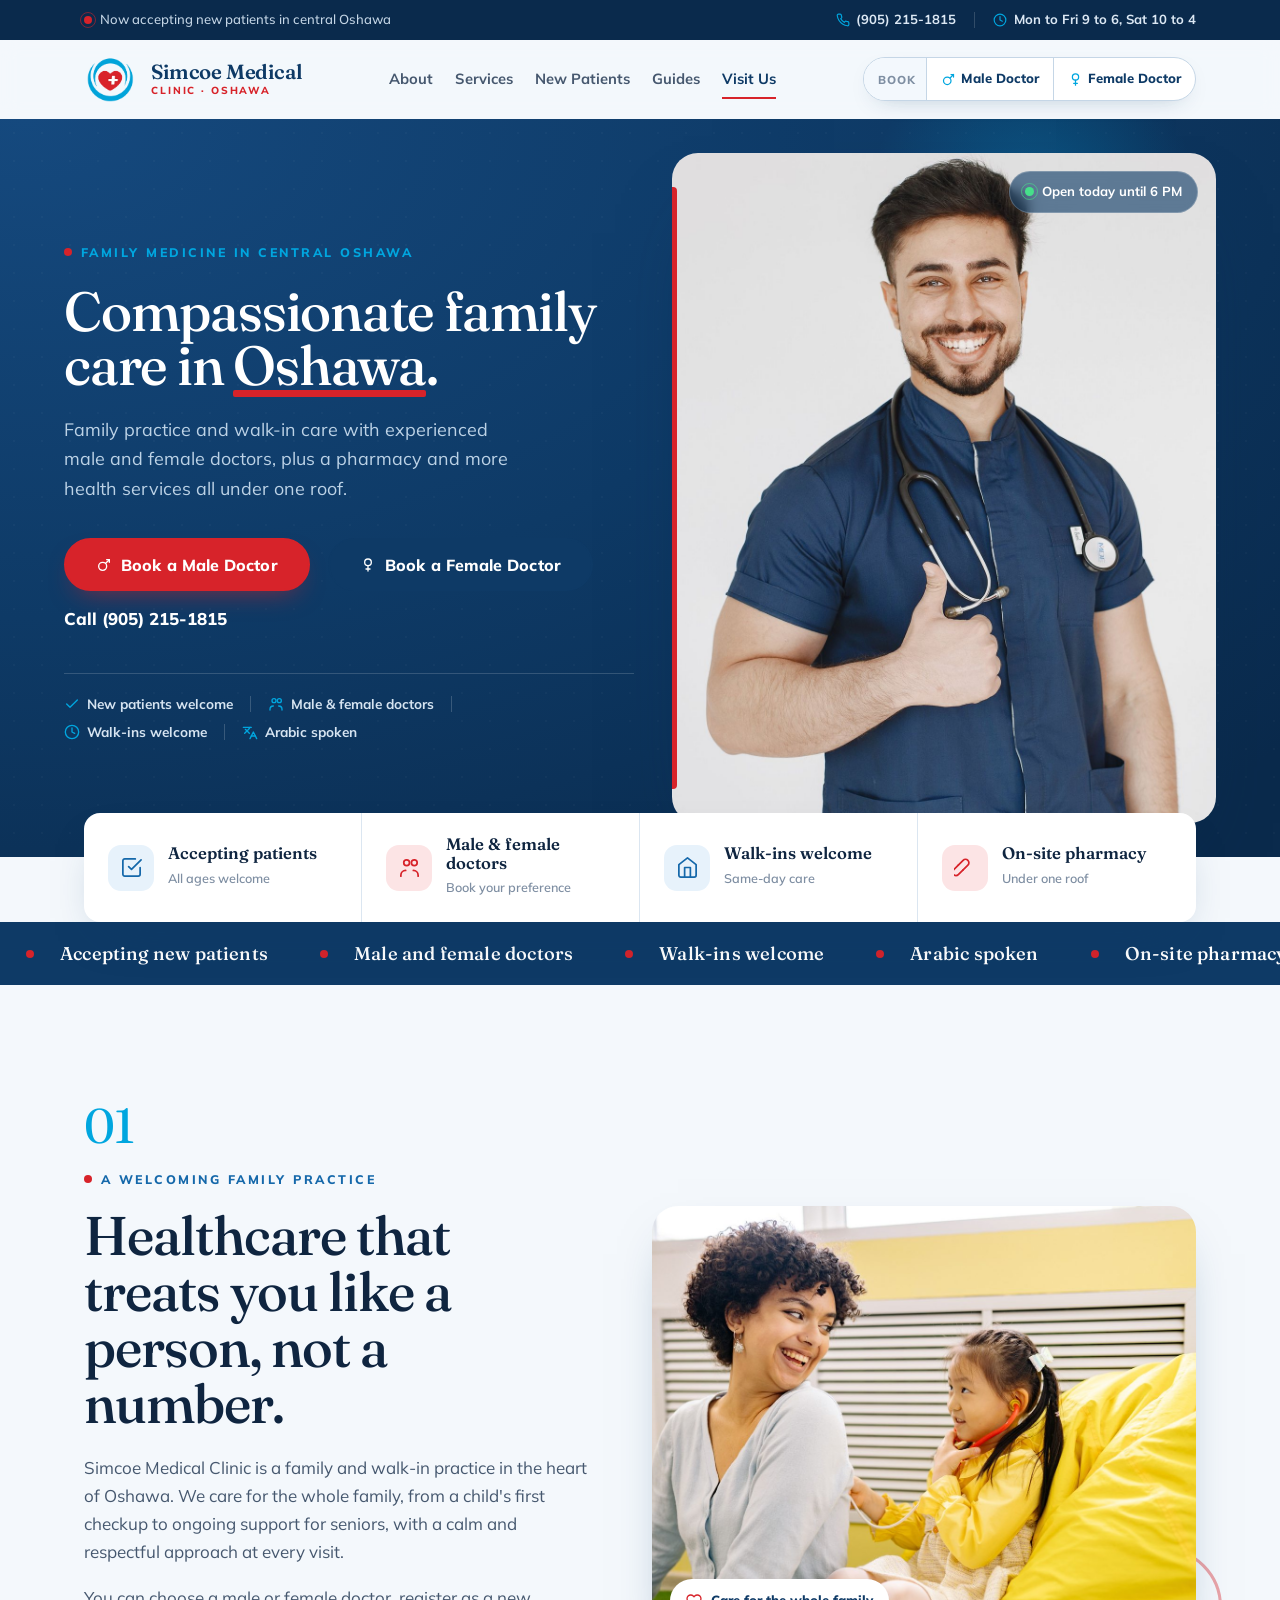
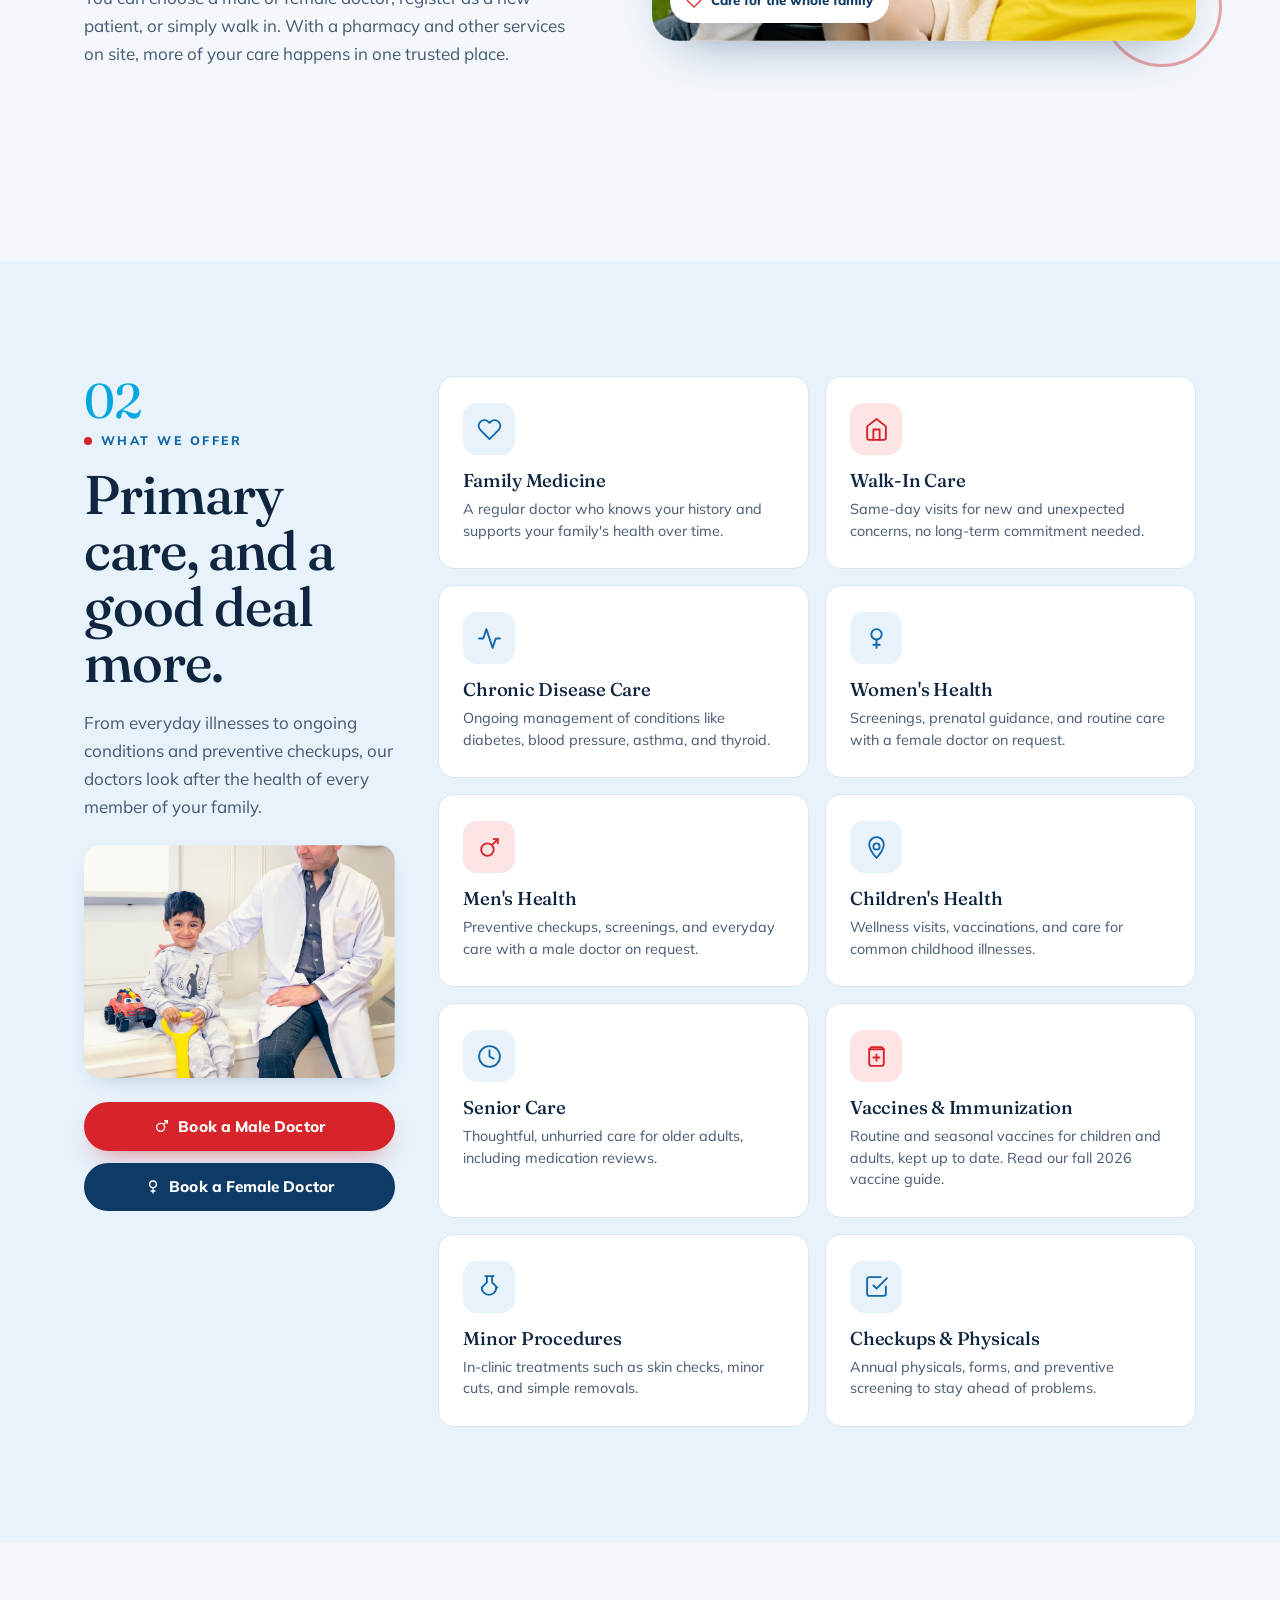
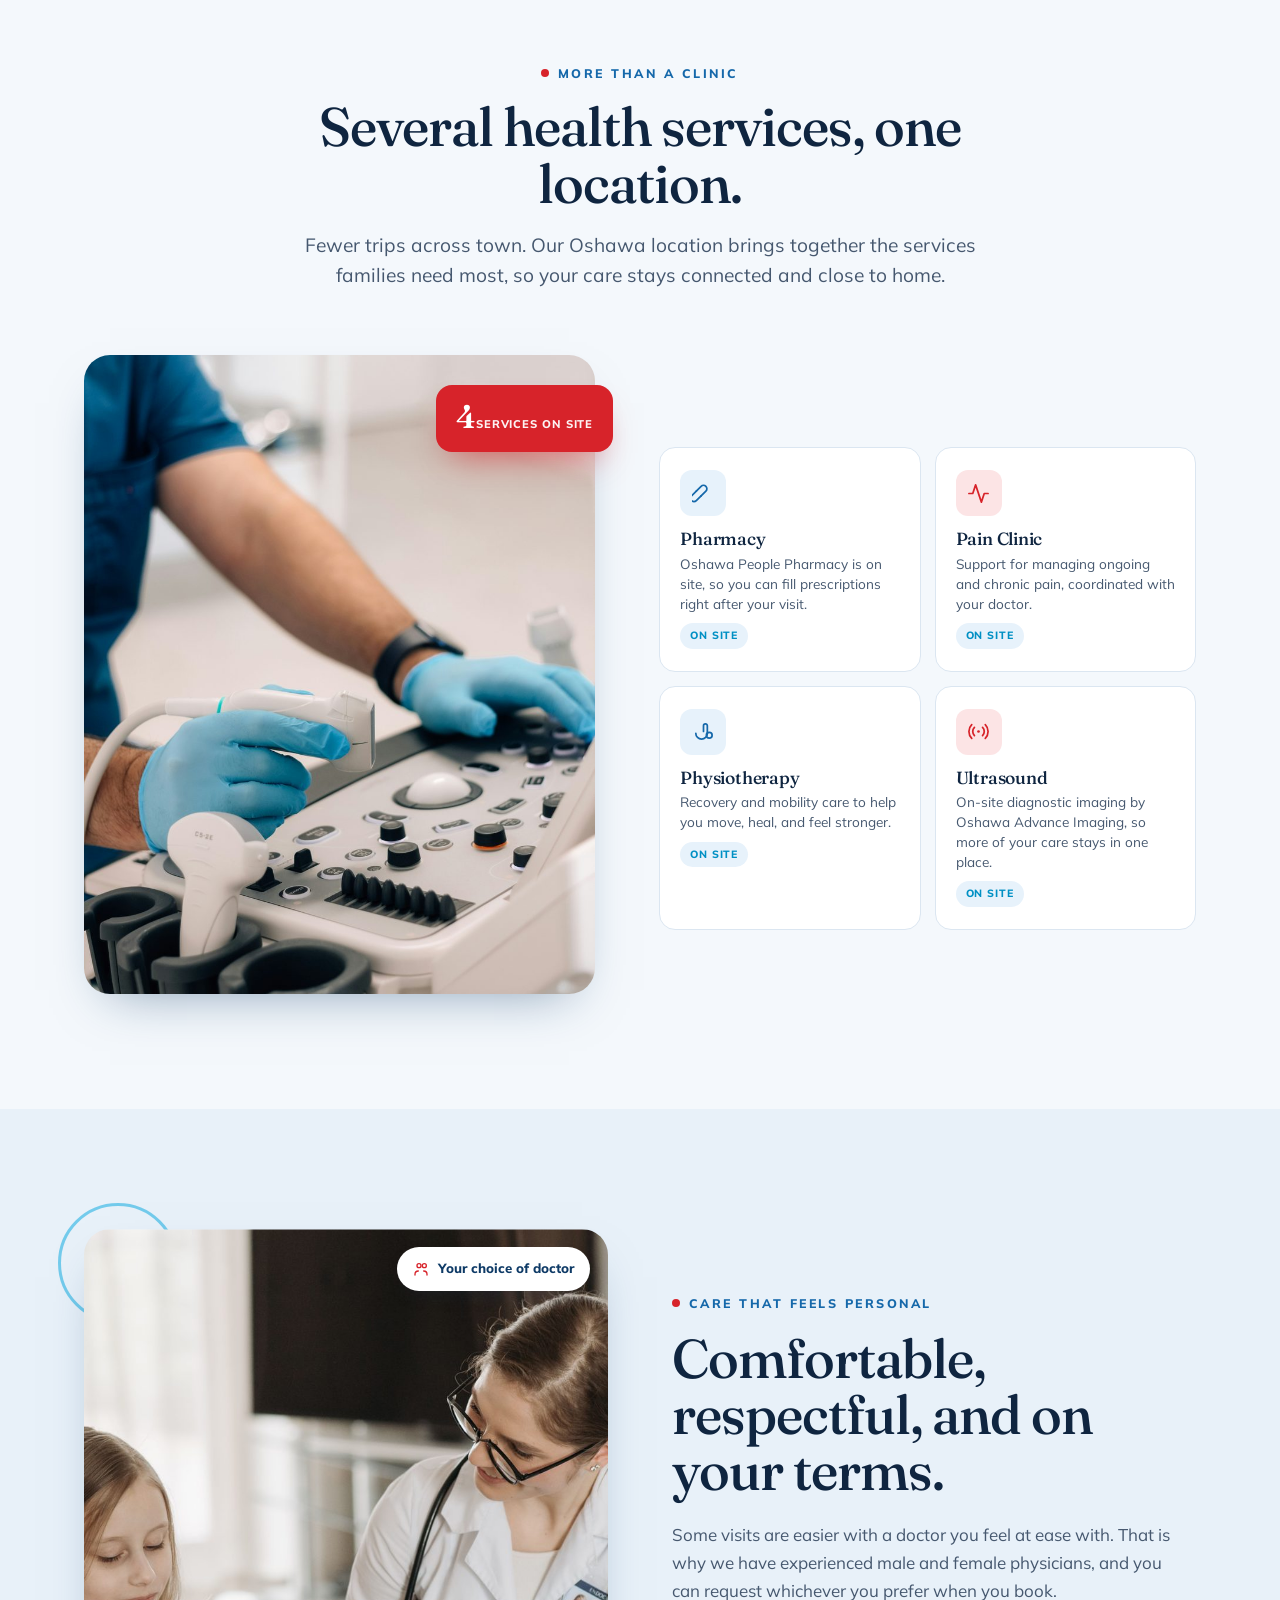
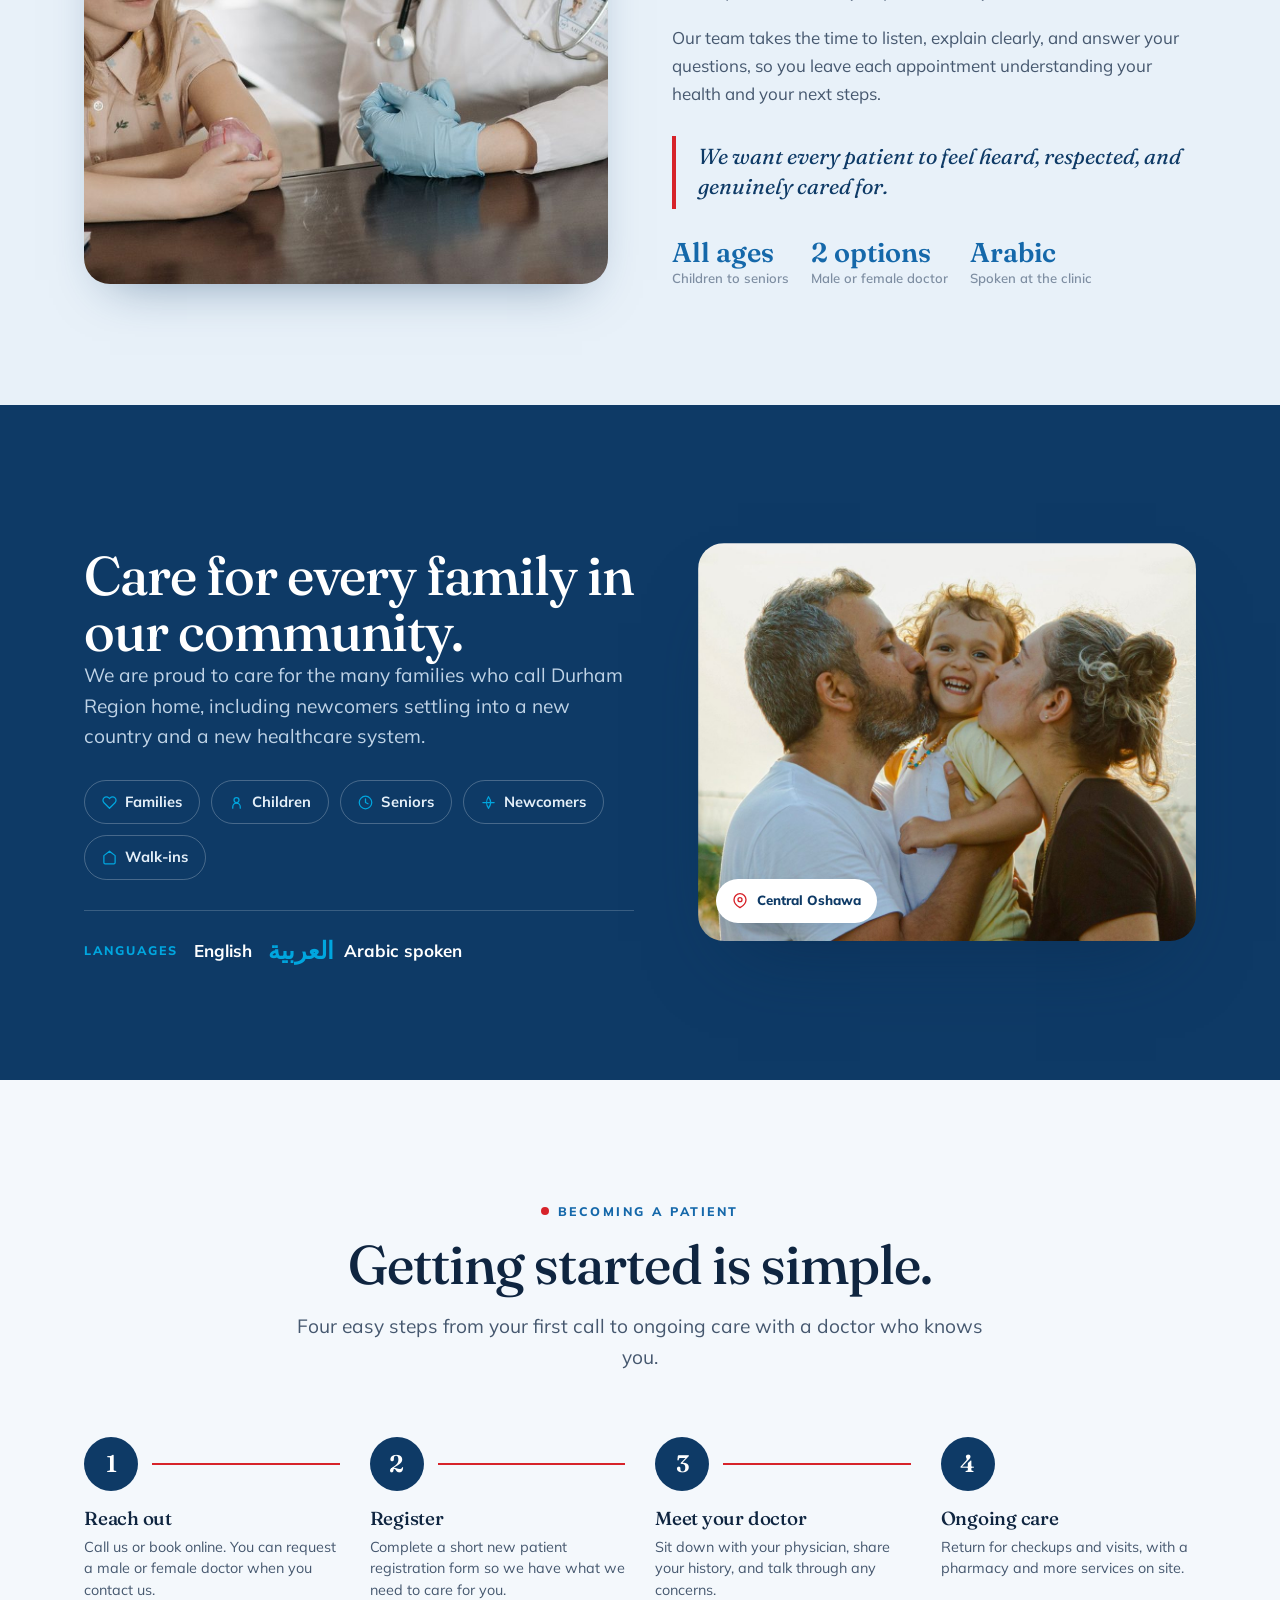
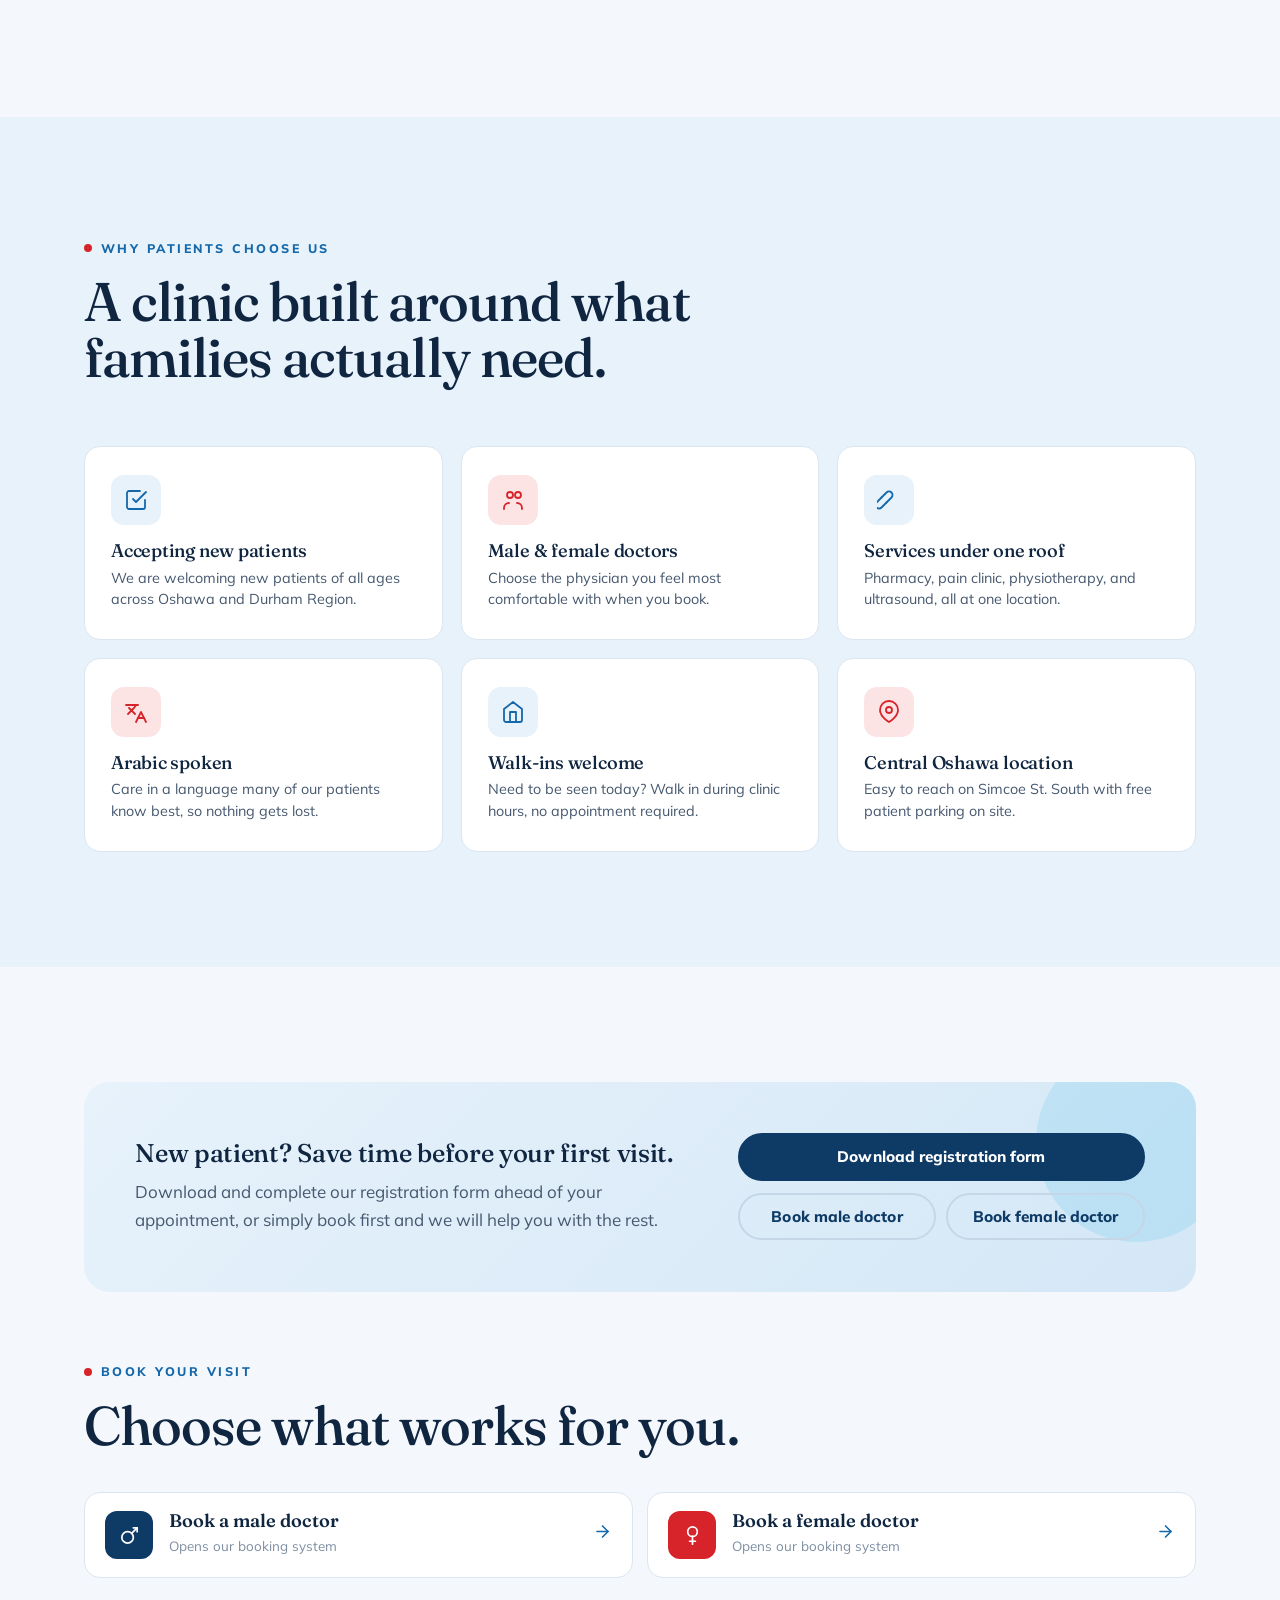
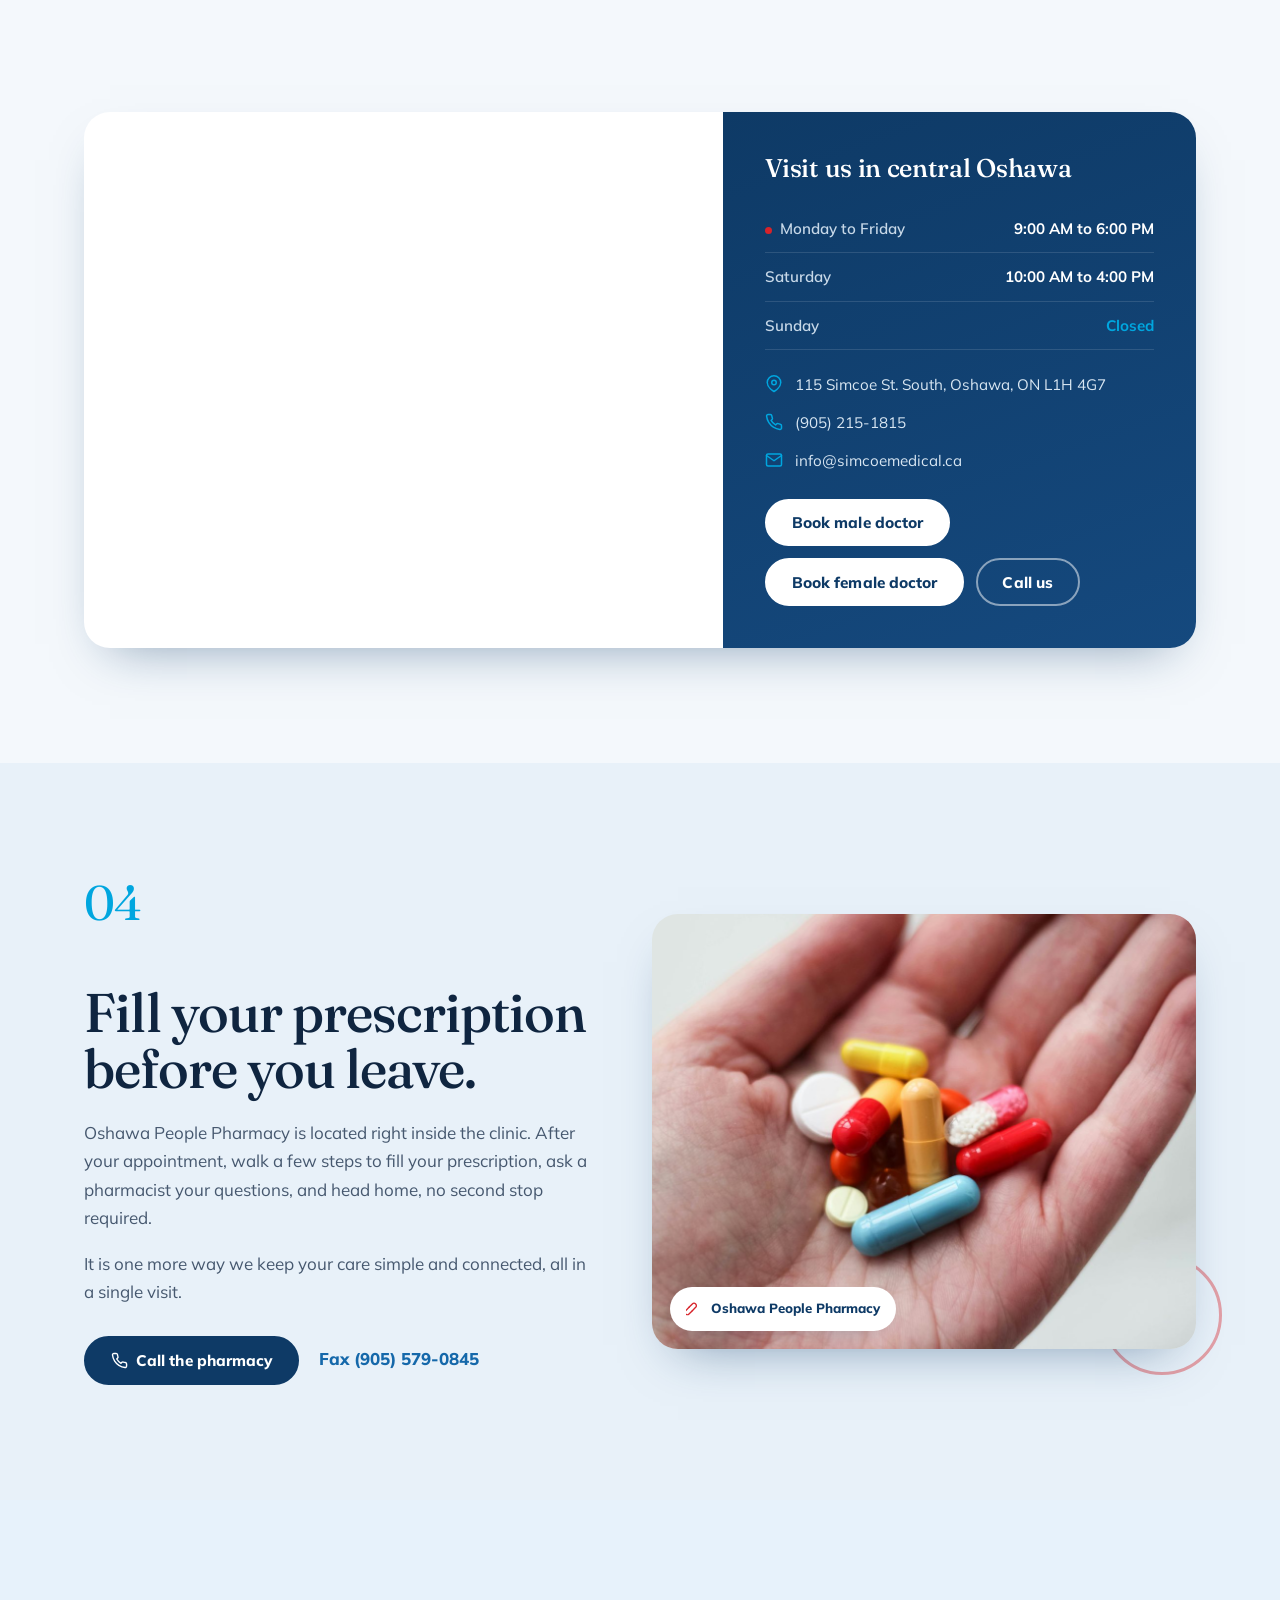
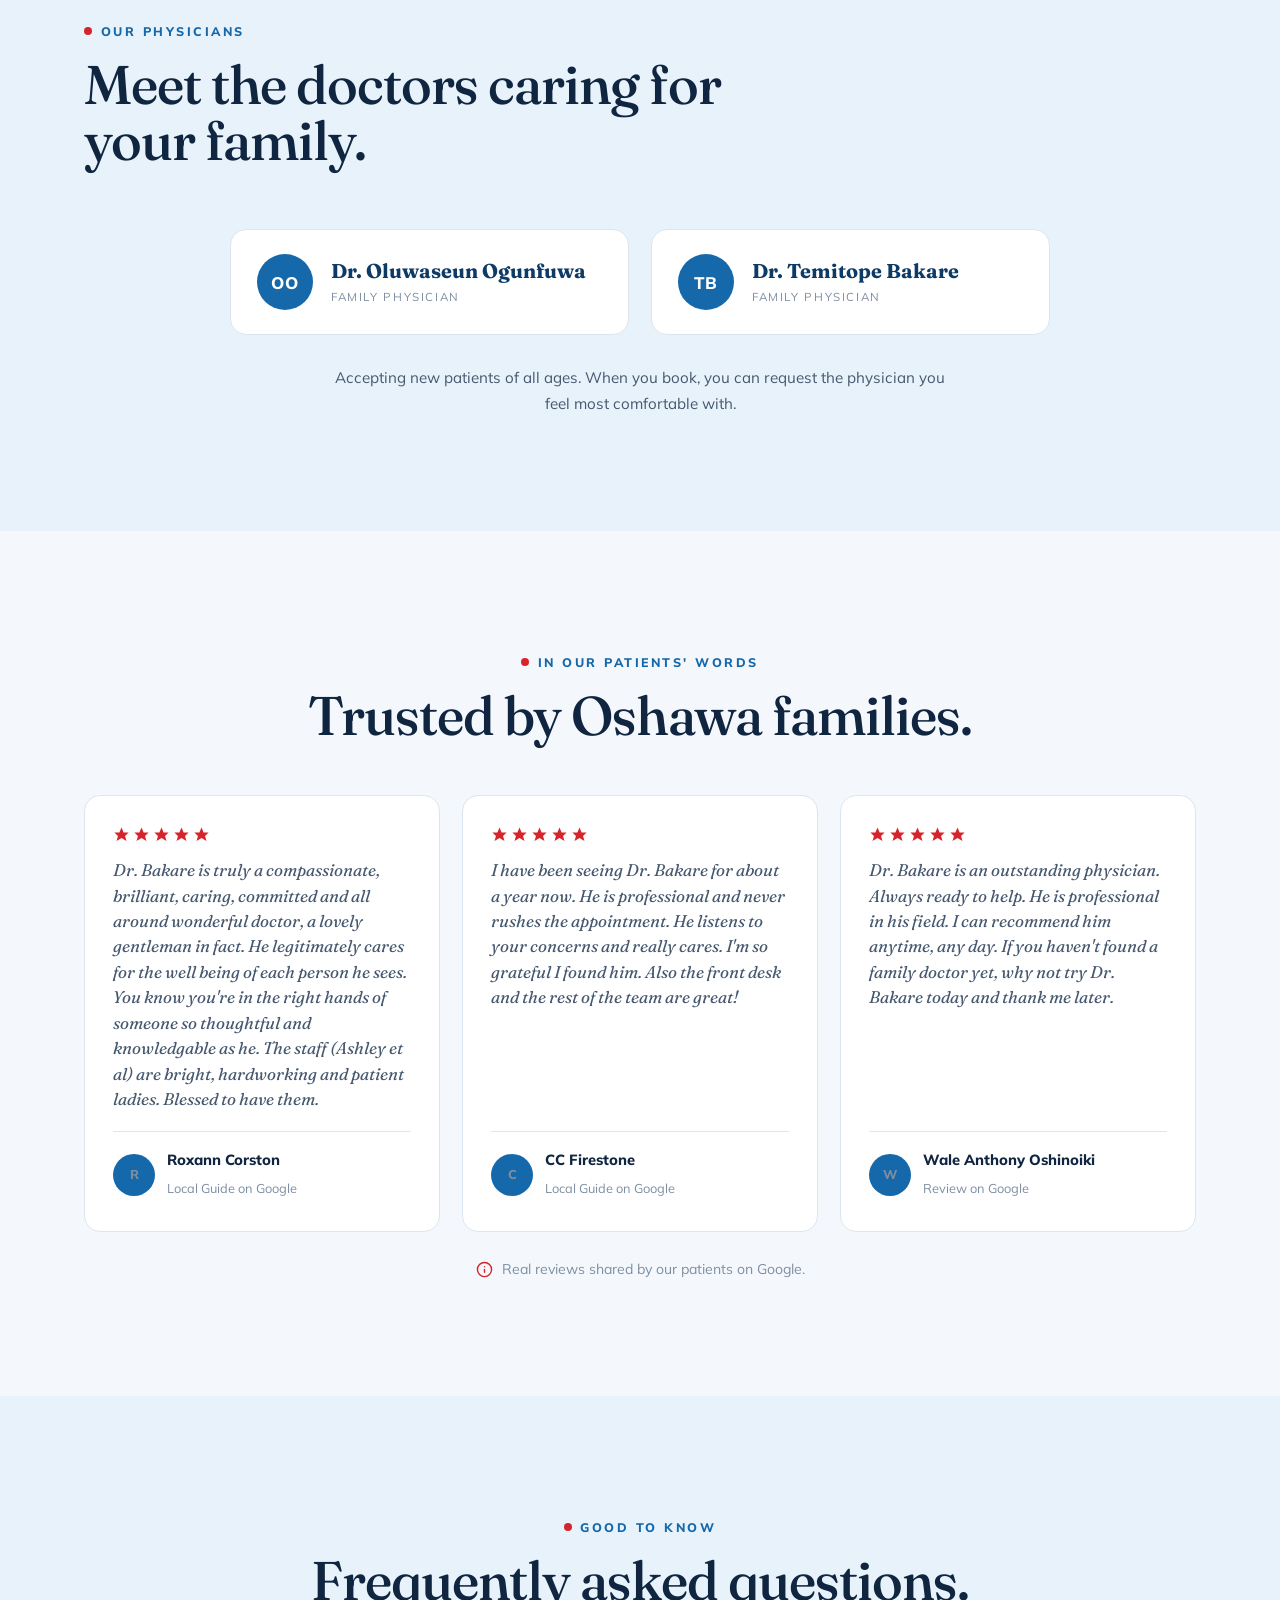
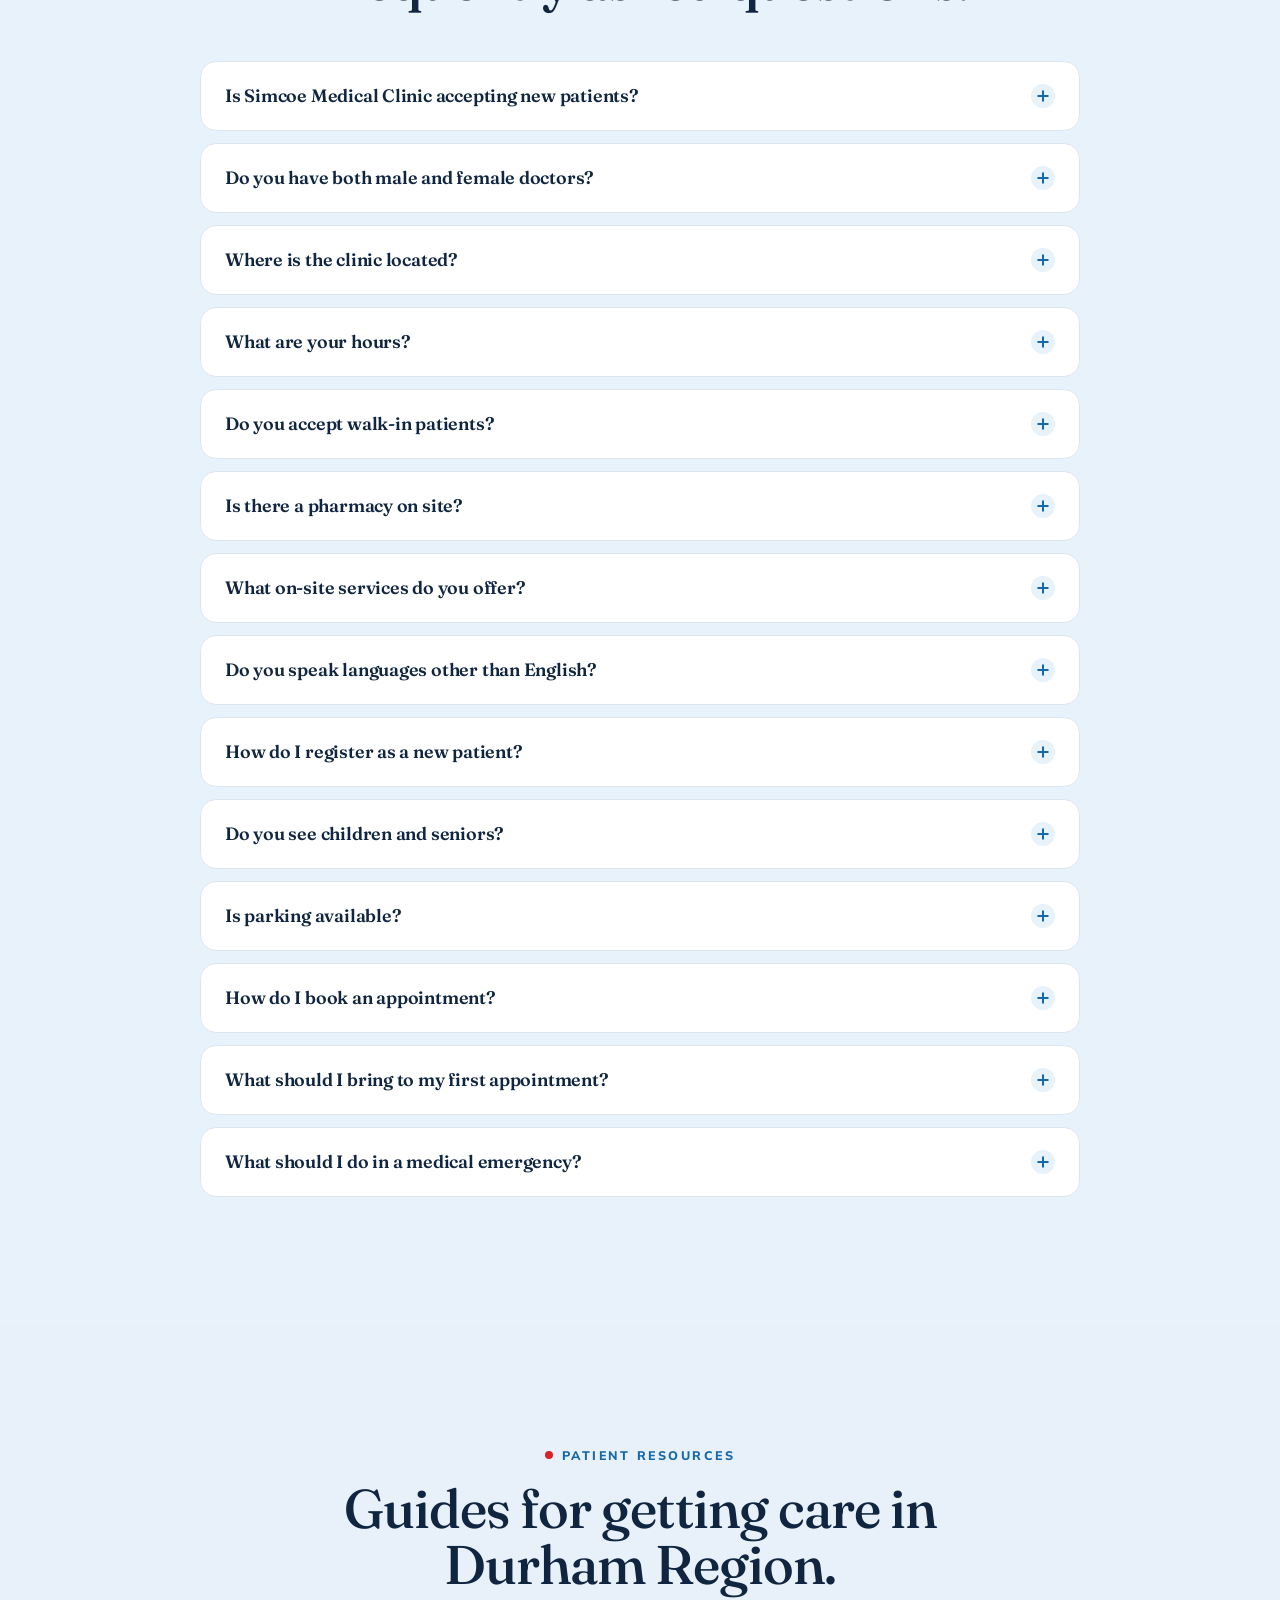
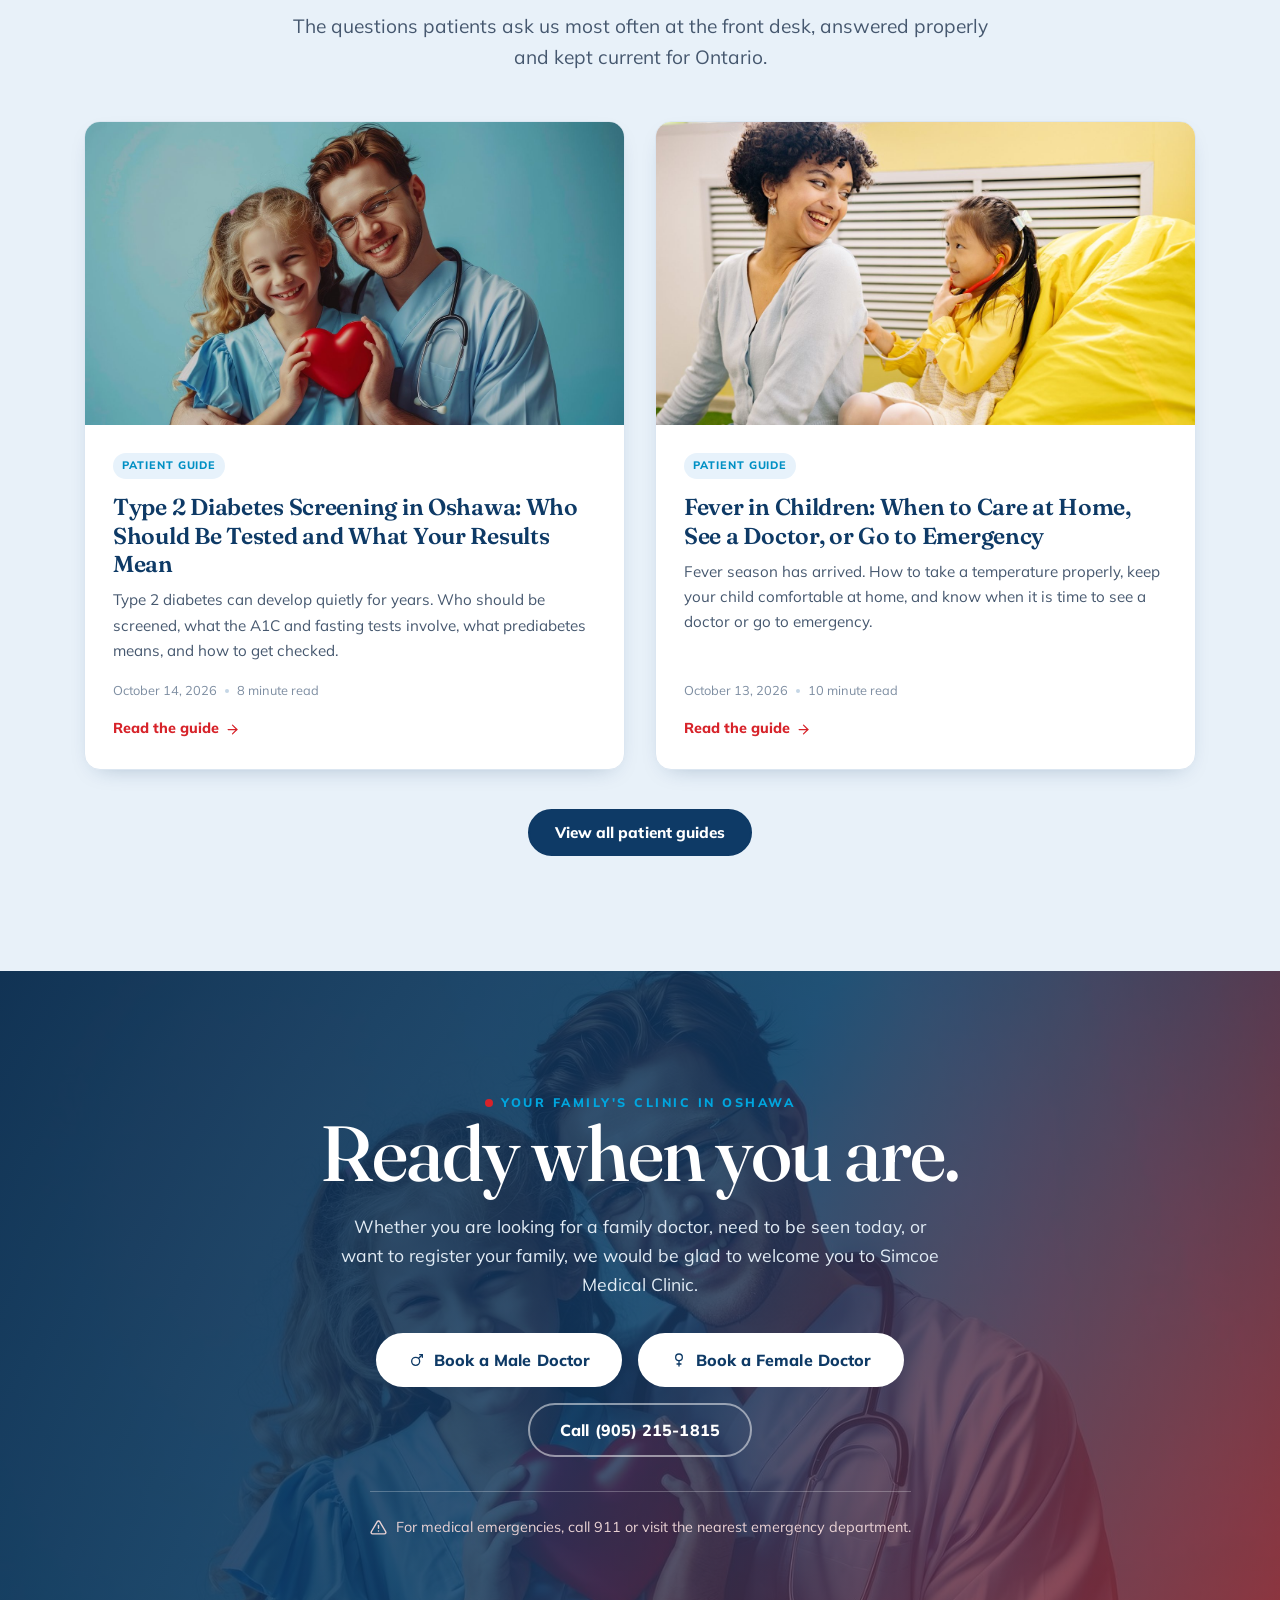
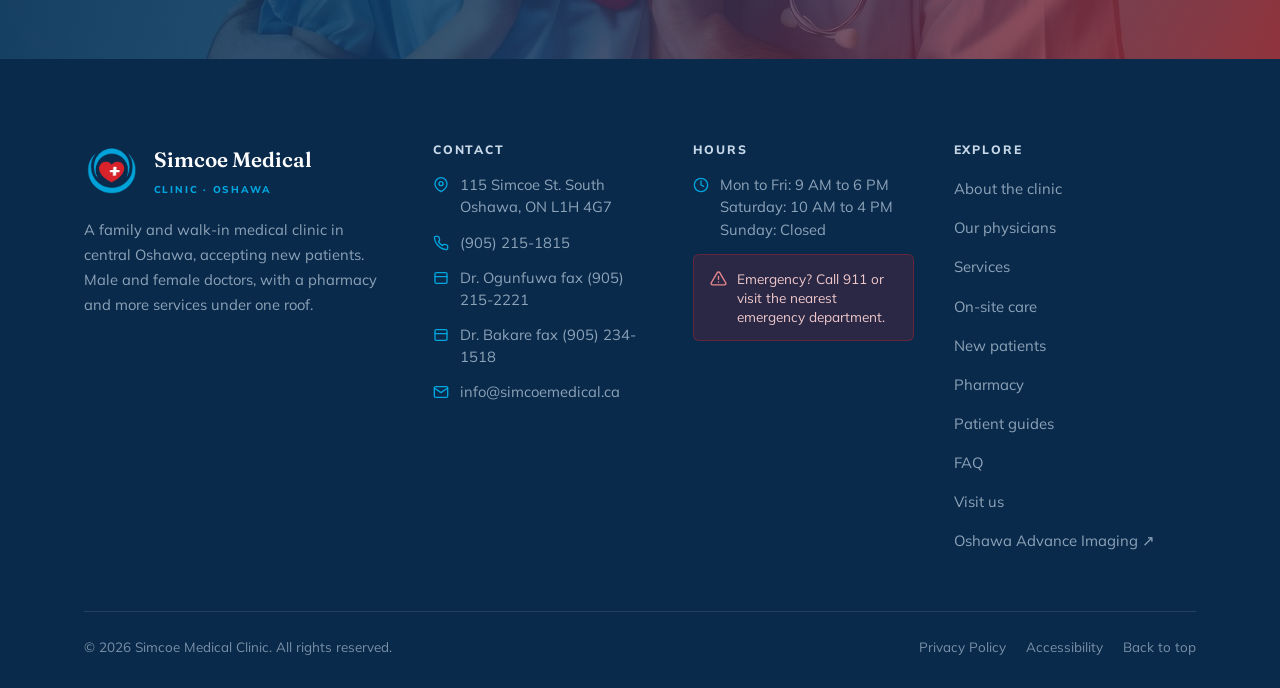
<file: index.html>
<!DOCTYPE html>
<html lang="en">
<head>
<meta charset="UTF-8">
<meta name="viewport" content="width=device-width, initial-scale=1.0">
<title>Simcoe Medical Clinic | Family Doctor &amp; Walk-In, Oshawa</title>
<meta name="description" content="Accepting new patients in central Oshawa. Family and walk-in care with male and female doctors, on-site pharmacy, physiotherapy and ultrasound. Arabic spoken.">
<meta name="keywords" content="family doctor Oshawa, walk-in clinic Oshawa, accepting new patients Oshawa, female doctor Oshawa, Arabic speaking doctor Oshawa, medical clinic Oshawa, Simcoe Medical Clinic">
<meta name="theme-color" content="#0E3A66">
<link rel="canonical" href="https://www.simcoemedical.ca/">

<meta property="og:type" content="website">
<meta property="og:title" content="Simcoe Medical Clinic | Family and Walk-In Care in Central Oshawa">
<meta property="og:description" content="Accepting new patients in central Oshawa. Male and female family doctors, walk-in care, and on-site pharmacy, pain clinic, physiotherapy, and ultrasound.">
<meta property="og:url" content="https://www.simcoemedical.ca/">
<meta property="og:image" content="https://www.simcoemedical.ca/og-image.jpg">
<meta property="og:site_name" content="Simcoe Medical Clinic">
<meta name="twitter:card" content="summary_large_image">
<meta name="twitter:title" content="Simcoe Medical Clinic | Central Oshawa">
<meta name="twitter:description" content="Family and walk-in care with male and female doctors in central Oshawa. Now accepting new patients.">
<meta name="twitter:image" content="https://www.simcoemedical.ca/og-image.jpg">

<link rel="icon" href="logo.png" type="image/png">
<link rel="apple-touch-icon" href="logo.png">

<link rel="preconnect" href="https://fonts.googleapis.com">
<link rel="preconnect" href="https://fonts.gstatic.com" crossorigin>
<link href="https://fonts.googleapis.com/css2?family=Fraunces:ital,opsz,wght@0,9..144,400;0,9..144,500;0,9..144,600;0,9..144,700;1,9..144,400;1,9..144,500&family=Mulish:wght@400;500;600;700;800&display=swap" rel="stylesheet">
<link rel="stylesheet" href="styles.css">

<script type="application/ld+json">
{
  "@context":"https://schema.org",
  "@type":"MedicalClinic",
  "name":"Simcoe Medical Clinic",
  "url":"https://www.simcoemedical.ca/",
  "logo":"https://www.simcoemedical.ca/logo.png",
  "image":"https://www.simcoemedical.ca/og-image.jpg",
  "description":"Family practice and walk-in medical clinic in central Oshawa, Ontario, accepting new patients. Male and female doctors, on-site pharmacy, pain clinic, physiotherapy, and ultrasound. Arabic spoken.",
  "telephone":"+1-905-215-1815",
  "email":"info@simcoemedical.ca",
  "address":{"@type":"PostalAddress","streetAddress":"115 Simcoe St. South","addressLocality":"Oshawa","addressRegion":"ON","postalCode":"L1H 4G7","addressCountry":"CA"},
  "geo":{"@type":"GeoCoordinates","latitude":43.8944401,"longitude":-78.8622397},
  "areaServed":["Oshawa","Whitby","Bowmanville","Courtice","Durham Region"],
  "isRelatedTo":{"@type":"MedicalClinic","name":"Oshawa Advance Imaging","url":"https://www.oshawaadvanceimaging.ca/"},
  "availableLanguage":["English","Arabic"],
  "openingHoursSpecification":[
    {"@type":"OpeningHoursSpecification","dayOfWeek":["Monday","Tuesday","Wednesday","Thursday","Friday"],"opens":"09:00","closes":"18:00"},
    {"@type":"OpeningHoursSpecification","dayOfWeek":"Saturday","opens":"10:00","closes":"16:00"}
  ],
  "availableService":[
    {"@type":"MedicalProcedure","name":"Family Practice"},
    {"@type":"MedicalProcedure","name":"Walk-In Care"},
    {"@type":"MedicalProcedure","name":"On-Site Pharmacy"},
    {"@type":"MedicalProcedure","name":"Pain Clinic"},
    {"@type":"MedicalProcedure","name":"Physiotherapy"},
    {"@type":"MedicalProcedure","name":"Ultrasound"}
  ],
  "employee":[
    {"@type":"Person","name":"Dr. Oluwaseun Ogunfuwa","jobTitle":"Family Physician","faxNumber":"+1-905-215-2221"},
    {"@type":"Person","name":"Dr. Temitope Bakare","jobTitle":"Family Physician","faxNumber":"+1-905-234-1518"}
  ]
}
</script>
<script type="application/ld+json">
{
  "@context":"https://schema.org",
  "@type":"BreadcrumbList",
  "itemListElement":[
    {"@type":"ListItem","position":1,"name":"Home","item":"https://www.simcoemedical.ca/"},
    {"@type":"ListItem","position":2,"name":"Services","item":"https://www.simcoemedical.ca/#services"},
    {"@type":"ListItem","position":3,"name":"New Patients","item":"https://www.simcoemedical.ca/#new-patients"},
    {"@type":"ListItem","position":4,"name":"Contact","item":"https://www.simcoemedical.ca/#contact"}
  ]
}
</script>
<script type="application/ld+json">
{
  "@context":"https://schema.org",
  "@type":"FAQPage",
  "mainEntity":[
    {"@type":"Question","name":"Is Simcoe Medical Clinic accepting new patients?","acceptedAnswer":{"@type":"Answer","text":"Yes. We are currently accepting new patients of all ages in central Oshawa, including families, children, seniors, and newcomers. You can register by phone or through our online booking."}},
    {"@type":"Question","name":"Do you have both male and female doctors?","acceptedAnswer":{"@type":"Answer","text":"Yes. We have experienced male and female doctors, and you can request to book with a male or female physician when you make your appointment."}},
    {"@type":"Question","name":"Where is the clinic located?","acceptedAnswer":{"@type":"Answer","text":"We are located at 115 Simcoe St. South in central Oshawa, Ontario, L1H 4G7, with free patient parking on site."}},
    {"@type":"Question","name":"What are your hours?","acceptedAnswer":{"@type":"Answer","text":"We are open Monday to Friday from 9:00 AM to 6:00 PM and Saturday from 10:00 AM to 4:00 PM. We are closed on Sunday."}},
    {"@type":"Question","name":"Do you accept walk-in patients?","acceptedAnswer":{"@type":"Answer","text":"Yes. We welcome walk-in patients during clinic hours. Booking an appointment is recommended to reduce your wait time, but it is not required."}},
    {"@type":"Question","name":"Is there a pharmacy on site?","acceptedAnswer":{"@type":"Answer","text":"Yes. Oshawa People Pharmacy is located inside the clinic, so you can fill prescriptions right after your appointment without a second trip."}},
    {"@type":"Question","name":"What on-site services do you offer?","acceptedAnswer":{"@type":"Answer","text":"Our location brings together a pharmacy, pain clinic, physiotherapy, and ultrasound alongside family and walk-in care, so much of your care happens in one place."}},
    {"@type":"Question","name":"Do you speak languages other than English?","acceptedAnswer":{"@type":"Answer","text":"Yes. Arabic is spoken at the clinic, which helps many of our newcomer and Arabic-speaking patients feel comfortable and understood."}},
    {"@type":"Question","name":"How do I register as a new patient?","acceptedAnswer":{"@type":"Answer","text":"You can register by calling the clinic, booking online, or completing our new patient registration form. Our team will guide you through the next steps."}},
    {"@type":"Question","name":"Do you see children and seniors?","acceptedAnswer":{"@type":"Answer","text":"Yes. We provide care for the whole family, from children and teens to adults and seniors."}},
    {"@type":"Question","name":"Is parking available?","acceptedAnswer":{"@type":"Answer","text":"Yes. Free patient parking is available on site at our central Oshawa location."}},
    {"@type":"Question","name":"How do I book an appointment?","acceptedAnswer":{"@type":"Answer","text":"You can book by calling (905) 215-1815 or by using our online booking. You can request a male or female doctor when you book."}},
    {"@type":"Question","name":"What should I bring to my first appointment?","acceptedAnswer":{"@type":"Answer","text":"Please bring your health card, a piece of photo identification, and a list of any medications you currently take. If you have recent test results or records, bring those as well."}},
    {"@type":"Question","name":"What should I do in a medical emergency?","acceptedAnswer":{"@type":"Answer","text":"For medical emergencies, call 911 or visit the nearest emergency department. Our clinic provides family and walk-in care and is not an emergency facility."}}
  ]
}
</script>
</head>
<body>

<div class="scroll-prog" id="scrollProg"></div>

<!-- TOP RIBBON -->
<div class="ribbon">
  <div class="wrap">
    <span class="r-left"><span class="dot"></span> Now accepting new patients in central Oshawa</span>
    <span class="r-right">
      <a href="tel:+19052151815"><svg viewBox="0 0 24 24" fill="none" stroke="currentColor" stroke-width="2" stroke-linecap="round" stroke-linejoin="round"><path d="M22 16.92v3a2 2 0 0 1-2.18 2 19.79 19.79 0 0 1-8.63-3.07 19.5 19.5 0 0 1-6-6 19.79 19.79 0 0 1-3.07-8.67A2 2 0 0 1 4.11 2h3a2 2 0 0 1 2 1.72c.13.96.36 1.9.7 2.81a2 2 0 0 1-.45 2.11L8.09 9.91a16 16 0 0 0 6 6l1.27-1.27a2 2 0 0 1 2.11-.45c.91.34 1.85.57 2.81.7A2 2 0 0 1 22 16.92z"/></svg>(905) 215-1815</a>
      <span class="sep"></span>
      <a href="#contact"><svg viewBox="0 0 24 24" fill="none" stroke="currentColor" stroke-width="2" stroke-linecap="round" stroke-linejoin="round"><circle cx="12" cy="12" r="10"/><polyline points="12 6 12 12 16 14"/></svg>Mon to Fri 9 to 6, Sat 10 to 4</a>
    </span>
  </div>
</div>

<!-- HEADER -->
<header class="header" id="header">
  <div class="wrap">
    <div class="bar">
      <a href="#top" class="brand" aria-label="Simcoe Medical Clinic home">
        <img src="logo.png" alt="Simcoe Medical Clinic logo" width="55" height="46">
        <span class="bk"><b>Simcoe Medical</b><span>Clinic &middot; Oshawa</span></span>
      </a>
      <nav class="nav" aria-label="Primary">
        <a href="#about">About</a>
        <a href="#services">Services</a>
        <a href="#new-patients">New Patients</a>
        <a href="blog.html">Guides</a>
        <a href="#contact">Visit Us</a>
      </nav>
      <div class="header-cta">
        <a href="tel:+19052151815" class="callnum"><svg viewBox="0 0 24 24" fill="none" stroke="currentColor" stroke-width="2" stroke-linecap="round" stroke-linejoin="round"><path d="M22 16.92v3a2 2 0 0 1-2.18 2 19.79 19.79 0 0 1-8.63-3.07 19.5 19.5 0 0 1-6-6 19.79 19.79 0 0 1-3.07-8.67A2 2 0 0 1 4.11 2h3a2 2 0 0 1 2 1.72c.13.96.36 1.9.7 2.81a2 2 0 0 1-.45 2.11L8.09 9.91a16 16 0 0 0 6 6l1.27-1.27a2 2 0 0 1 2.11-.45c.91.34 1.85.57 2.81.7A2 2 0 0 1 22 16.92z"/></svg>(905) 215-1815</a>
        <div class="book-pair">
          <span class="bp-label">Book</span>
          <a href="https://app.avaros.ca/av/weblink/simcoe" target="_blank" rel="noopener" class="bp-btn"><svg class="bico" viewBox="0 0 24 24" fill="none" stroke="currentColor" stroke-width="2" stroke-linecap="round" stroke-linejoin="round"><circle cx="10" cy="14" r="6"/><path d="M14.5 9.5L20 4"/><path d="M16 4h4v4"/></svg>Male Doctor</a>
          <a href="https://app.avaros.ca/av/weblink/simcoemc" target="_blank" rel="noopener" class="bp-btn"><svg class="bico" viewBox="0 0 24 24" fill="none" stroke="currentColor" stroke-width="2" stroke-linecap="round" stroke-linejoin="round"><circle cx="12" cy="8" r="5"/><path d="M12 13v8"/><path d="M9 18h6"/></svg>Female Doctor</a>
        </div>
      </div>
      <button class="burger" id="burger" aria-label="Open menu" aria-expanded="false" aria-controls="mobileMenu"><span></span></button>
    </div>
  </div>
</header>

<!-- MOBILE MENU -->
<div class="mobile-menu" id="mobileMenu">
  <span class="eyebrow mm-eyebrow">Menu</span>
  <nav aria-label="Mobile">
    <a href="#about" data-close>About <span>01</span></a>
    <a href="#services" data-close>Services <span>02</span></a>
    <a href="#on-site" data-close>On-Site Care <span>03</span></a>
    <a href="#new-patients" data-close>New Patients <span>04</span></a>
    <a href="blog.html" data-close>Patient Guides <span>05</span></a>
    <a href="#faq" data-close>FAQ <span>06</span></a>
    <a href="#contact" data-close>Visit Us <span>07</span></a>
  </nav>
  <div class="mm-actions">
    <a href="https://app.avaros.ca/av/weblink/simcoe" target="_blank" rel="noopener" class="btn btn--red btn--block" data-close><svg class="bico" viewBox="0 0 24 24" fill="none" stroke="currentColor" stroke-width="2" stroke-linecap="round" stroke-linejoin="round"><circle cx="10" cy="14" r="6"/><path d="M14.5 9.5L20 4"/><path d="M16 4h4v4"/></svg>Book a Male Doctor</a>
    <a href="https://app.avaros.ca/av/weblink/simcoemc" target="_blank" rel="noopener" class="btn btn--navy btn--block" data-close><svg class="bico" viewBox="0 0 24 24" fill="none" stroke="currentColor" stroke-width="2" stroke-linecap="round" stroke-linejoin="round"><circle cx="12" cy="8" r="5"/><path d="M12 13v8"/><path d="M9 18h6"/></svg>Book a Female Doctor</a>
    <a href="tel:+19052151815" class="btn btn--outline btn--block">Call (905) 215-1815</a>
    <div class="mm-contact">115 Simcoe St. South, Oshawa, ON<br><a href="mailto:info@simcoemedical.ca">info@simcoemedical.ca</a></div>
  </div>
</div>

<main id="top">

<!-- HERO -->
<section class="hero">
  <div class="hero-inner">
    <div class="hero-panel">
      <div class="hero-content">
        <span class="eyebrow reveal">Family Medicine in Central Oshawa</span>
        <h1 class="display reveal reveal-d1"><span class="ln">Compassionate family</span><span class="ln">care in <span class="uline">Oshawa</span>.</span></h1>
        <p class="hero-lead reveal reveal-d2">Family practice and walk-in care with experienced male and female doctors, plus a pharmacy and more health services all under one roof.</p>
        <div class="hero-actions reveal reveal-d3">
          <a href="https://app.avaros.ca/av/weblink/simcoe" target="_blank" rel="noopener" class="btn btn--red btn--lg"><svg class="bico" viewBox="0 0 24 24" fill="none" stroke="currentColor" stroke-width="2" stroke-linecap="round" stroke-linejoin="round"><circle cx="10" cy="14" r="6"/><path d="M14.5 9.5L20 4"/><path d="M16 4h4v4"/></svg>Book a Male Doctor</a>
          <a href="https://app.avaros.ca/av/weblink/simcoemc" target="_blank" rel="noopener" class="btn btn--navy btn--lg"><svg class="bico" viewBox="0 0 24 24" fill="none" stroke="currentColor" stroke-width="2" stroke-linecap="round" stroke-linejoin="round"><circle cx="12" cy="8" r="5"/><path d="M12 13v8"/><path d="M9 18h6"/></svg>Book a Female Doctor</a>
          <a href="tel:+19052151815" class="tlink tlink--light">Call (905) 215-1815</a>
        </div>
        <div class="hero-trust reveal reveal-d4">
          <span class="ht"><svg viewBox="0 0 24 24" fill="none" stroke="currentColor" stroke-width="2" stroke-linecap="round" stroke-linejoin="round"><polyline points="20 6 9 17 4 12"/></svg>New patients welcome</span>
          <span class="ht"><svg viewBox="0 0 24 24" fill="none" stroke="currentColor" stroke-width="2" stroke-linecap="round" stroke-linejoin="round"><circle cx="9" cy="7" r="3"/><circle cx="17" cy="7" r="3"/><path d="M3 21v-1a5 5 0 0 1 5-5"/><path d="M21 21v-1a5 5 0 0 0-5-5"/></svg>Male &amp; female doctors</span>
          <span class="ht"><svg viewBox="0 0 24 24" fill="none" stroke="currentColor" stroke-width="2" stroke-linecap="round" stroke-linejoin="round"><circle cx="12" cy="12" r="10"/><polyline points="12 6 12 12 16 14"/></svg>Walk-ins welcome</span>
          <span class="ht"><svg viewBox="0 0 24 24" fill="none" stroke="currentColor" stroke-width="2" stroke-linecap="round" stroke-linejoin="round"><path d="M5 8l6 6"/><path d="M4 14l6-6 2-3"/><path d="M2 5h12"/><path d="M22 22l-5-10-5 10"/><path d="M14 18h6"/></svg>Arabic spoken</span>
        </div>
      </div>
    </div>
    <div class="hero-media reveal-s">
      <img src="images/hero.jpg" alt="Friendly doctor in scrubs smiling and welcoming new patients" fetchpriority="high" width="1200" height="1500">
      <span class="hero-badge"><span class="pulse"></span> Open today until 6 PM</span>
    </div>
  </div>
</section>

<!-- STATS BAR -->
<div class="hero-stats">
  <div class="hero-stats-inner reveal-s">
    <div class="hs"><span class="hs-ic"><svg viewBox="0 0 24 24" fill="none" stroke="currentColor" stroke-width="1.8" stroke-linecap="round" stroke-linejoin="round"><path d="M9 11l3 3L22 4"/><path d="M21 12v7a2 2 0 0 1-2 2H5a2 2 0 0 1-2-2V5a2 2 0 0 1 2-2h11"/></svg></span><div><b>Accepting patients</b><span>All ages welcome</span></div></div>
    <div class="hs"><span class="hs-ic"><svg viewBox="0 0 24 24" fill="none" stroke="currentColor" stroke-width="1.8" stroke-linecap="round" stroke-linejoin="round"><circle cx="9" cy="7" r="3"/><circle cx="17" cy="7" r="3"/><path d="M3 21v-1a5 5 0 0 1 5-5"/><path d="M21 21v-1a5 5 0 0 0-5-5"/></svg></span><div><b>Male &amp; female doctors</b><span>Book your preference</span></div></div>
    <div class="hs"><span class="hs-ic"><svg viewBox="0 0 24 24" fill="none" stroke="currentColor" stroke-width="1.8" stroke-linecap="round" stroke-linejoin="round"><path d="M3 9l9-7 9 7v11a2 2 0 0 1-2 2H5a2 2 0 0 1-2-2z"/><path d="M9 22V12h6v10"/></svg></span><div><b>Walk-ins welcome</b><span>Same-day care</span></div></div>
    <div class="hs"><span class="hs-ic"><svg viewBox="0 0 24 24" fill="none" stroke="currentColor" stroke-width="1.8" stroke-linecap="round" stroke-linejoin="round"><path d="M4.5 9.5l5-5a3.5 3.5 0 0 1 5 5l-5 5"/><path d="M9.5 14.5l-5 5a3.5 3.5 0 0 1-5-5l5-5"/></svg></span><div><b>On-site pharmacy</b><span>Under one roof</span></div></div>
  </div>
</div>

<!-- MARQUEE -->
<div class="marquee" aria-hidden="true">
  <div class="marquee-track">
    <span class="mi">Accepting new patients</span><span class="mi">Male and female doctors</span><span class="mi">Walk-ins welcome</span><span class="mi">Arabic spoken</span><span class="mi">On-site pharmacy</span><span class="mi">Central Oshawa</span><span class="mi">Free parking</span>
    <span class="mi">Accepting new patients</span><span class="mi">Male and female doctors</span><span class="mi">Walk-ins welcome</span><span class="mi">Arabic spoken</span><span class="mi">On-site pharmacy</span><span class="mi">Central Oshawa</span><span class="mi">Free parking</span>
  </div>
</div>

<!-- ABOUT -->
<section class="section" id="about">
  <div class="wrap">
    <div class="split split--wide-media">
      <div class="split-copy">
        <span class="index reveal">01</span>
        <span class="eyebrow reveal">A welcoming family practice</span>
        <h2 class="h-xl reveal reveal-d1">Healthcare that treats you like a person, not a number.</h2>
        <p class="reveal reveal-d2">Simcoe Medical Clinic is a family and walk-in practice in the heart of Oshawa. We care for the whole family, from a child's first checkup to ongoing support for seniors, with a calm and respectful approach at every visit.</p>
        <p class="reveal reveal-d3">You can choose a male or female doctor, register as a new patient, or simply walk in. With a pharmacy and other services on site, more of your care happens in one trusted place.</p>
        <div class="split-cta reveal reveal-d4">
          <a href="#booking" class="btn btn--navy">Become a patient <span class="arrow" aria-hidden="true">&rarr;</span></a>
          <a href="#services" class="tlink">See our services <svg viewBox="0 0 24 24" fill="none" stroke="currentColor" stroke-width="2" stroke-linecap="round" stroke-linejoin="round"><line x1="5" y1="12" x2="19" y2="12"/><polyline points="12 5 19 12 12 19"/></svg></a>
        </div>
      </div>
      <div class="media-wrap deco br reveal-r">
        <div class="media-frame img-reveal"><img src="images/welcome.jpg" alt="A doctor smiling warmly with a young patient" loading="lazy" width="1400" height="933"></div>
        <span class="media-tag bl"><svg viewBox="0 0 24 24" fill="none" stroke="currentColor" stroke-width="2" stroke-linecap="round" stroke-linejoin="round"><path d="M20.84 4.61a5.5 5.5 0 0 0-7.78 0L12 5.67l-1.06-1.06a5.5 5.5 0 0 0-7.78 7.78L12 21.23l8.84-8.84a5.5 5.5 0 0 0 0-7.78z"/></svg>Care for the whole family</span>
      </div>
    </div>
  </div>
</section>

<!-- SERVICES -->
<section class="section bg-soft" id="services">
  <div class="wrap">
    <div class="svc-layout">
      <div class="svc-intro">
        <span class="index reveal">02</span>
        <span class="eyebrow reveal">What we offer</span>
        <h2 class="h-xl reveal reveal-d1">Primary care, and a good deal more.</h2>
        <p class="reveal reveal-d2">From everyday illnesses to ongoing conditions and preventive checkups, our doctors look after the health of every member of your family.</p>
        <div class="svc-intro-img img-reveal reveal-s"><img src="images/clinic.jpg" alt="A doctor seeing a young patient in a bright clinic room" loading="lazy" width="933" height="1400"></div>
        <div class="btn-duo reveal reveal-d3">
          <a href="https://app.avaros.ca/av/weblink/simcoe" target="_blank" rel="noopener" class="btn btn--red"><svg class="bico" viewBox="0 0 24 24" fill="none" stroke="currentColor" stroke-width="2" stroke-linecap="round" stroke-linejoin="round"><circle cx="10" cy="14" r="6"/><path d="M14.5 9.5L20 4"/><path d="M16 4h4v4"/></svg>Book a Male Doctor</a>
          <a href="https://app.avaros.ca/av/weblink/simcoemc" target="_blank" rel="noopener" class="btn btn--navy"><svg class="bico" viewBox="0 0 24 24" fill="none" stroke="currentColor" stroke-width="2" stroke-linecap="round" stroke-linejoin="round"><circle cx="12" cy="8" r="5"/><path d="M12 13v8"/><path d="M9 18h6"/></svg>Book a Female Doctor</a>
        </div>
      </div>
      <div class="svc-grid">
        <article class="svc reveal reveal-d1"><span class="svc-ic"><svg viewBox="0 0 24 24" fill="none" stroke="currentColor" stroke-width="1.8" stroke-linecap="round" stroke-linejoin="round"><path d="M20.84 4.61a5.5 5.5 0 0 0-7.78 0L12 5.67l-1.06-1.06a5.5 5.5 0 0 0-7.78 7.78L12 21.23l8.84-8.84a5.5 5.5 0 0 0 0-7.78z"/></svg></span><h3>Family Medicine</h3><p>A regular doctor who knows your history and supports your family's health over time.</p></article>
        <article class="svc reveal reveal-d2"><span class="svc-ic"><svg viewBox="0 0 24 24" fill="none" stroke="currentColor" stroke-width="1.8" stroke-linecap="round" stroke-linejoin="round"><path d="M3 9l9-7 9 7v11a2 2 0 0 1-2 2H5a2 2 0 0 1-2-2z"/><path d="M9 22V12h6v10"/></svg></span><h3>Walk-In Care</h3><p>Same-day visits for new and unexpected concerns, no long-term commitment needed.</p></article>
        <article class="svc reveal reveal-d1"><span class="svc-ic"><svg viewBox="0 0 24 24" fill="none" stroke="currentColor" stroke-width="1.8" stroke-linecap="round" stroke-linejoin="round"><path d="M22 12h-4l-3 9L9 3l-3 9H2"/></svg></span><h3>Chronic Disease Care</h3><p>Ongoing management of conditions like diabetes, blood pressure, asthma, and thyroid.</p></article>
        <article class="svc reveal reveal-d2"><span class="svc-ic"><svg viewBox="0 0 24 24" fill="none" stroke="currentColor" stroke-width="1.8" stroke-linecap="round" stroke-linejoin="round"><circle cx="12" cy="8" r="5"/><path d="M12 13v8"/><path d="M9 18h6"/></svg></span><h3>Women's Health</h3><p>Screenings, prenatal guidance, and routine care with a female doctor on request.</p></article>
        <article class="svc reveal reveal-d1"><span class="svc-ic"><svg viewBox="0 0 24 24" fill="none" stroke="currentColor" stroke-width="1.8" stroke-linecap="round" stroke-linejoin="round"><circle cx="10" cy="14" r="6"/><path d="M14.5 9.5L20 4"/><path d="M16 4h4v4"/></svg></span><h3>Men's Health</h3><p>Preventive checkups, screenings, and everyday care with a male doctor on request.</p></article>
        <article class="svc reveal reveal-d2"><span class="svc-ic"><svg viewBox="0 0 24 24" fill="none" stroke="currentColor" stroke-width="1.8" stroke-linecap="round" stroke-linejoin="round"><path d="M9 11a3 3 0 1 0 6 0 3 3 0 0 0-6 0z"/><path d="M12 2a7 7 0 0 0-7 7c0 5 7 13 7 13s7-8 7-13a7 7 0 0 0-7-7z"/></svg></span><h3>Children's Health</h3><p>Wellness visits, vaccinations, and care for common childhood illnesses.</p></article>
        <article class="svc reveal reveal-d1"><span class="svc-ic"><svg viewBox="0 0 24 24" fill="none" stroke="currentColor" stroke-width="1.8" stroke-linecap="round" stroke-linejoin="round"><circle cx="12" cy="12" r="10"/><path d="M12 6v6l4 2"/></svg></span><h3>Senior Care</h3><p>Thoughtful, unhurried care for older adults, including medication reviews.</p></article>
        <article class="svc reveal reveal-d2"><span class="svc-ic"><svg viewBox="0 0 24 24" fill="none" stroke="currentColor" stroke-width="1.8" stroke-linecap="round" stroke-linejoin="round"><path d="M19 5l-2-2H7L5 5"/><path d="M5 5h14v14a2 2 0 0 1-2 2H7a2 2 0 0 1-2-2z"/><path d="M12 10v6"/><path d="M9 13h6"/></svg></span><h3>Vaccines &amp; Immunization</h3><p>Routine and seasonal vaccines for children and adults, kept up to date. <a href="flu-shot-fall-vaccines-oshawa-2026.html">Read our fall 2026 vaccine guide.</a></p></article>
        <article class="svc reveal reveal-d1"><span class="svc-ic"><svg viewBox="0 0 24 24" fill="none" stroke="currentColor" stroke-width="1.8" stroke-linecap="round" stroke-linejoin="round"><path d="M14.5 2v6l5 5"/><path d="M9.5 2v6l-5 5a5 5 0 0 0 14 0"/><path d="M8 2h8"/></svg></span><h3>Minor Procedures</h3><p>In-clinic treatments such as skin checks, minor cuts, and simple removals.</p></article>
        <article class="svc reveal reveal-d2"><span class="svc-ic"><svg viewBox="0 0 24 24" fill="none" stroke="currentColor" stroke-width="1.8" stroke-linecap="round" stroke-linejoin="round"><path d="M9 11l3 3L22 4"/><path d="M21 12v7a2 2 0 0 1-2 2H5a2 2 0 0 1-2-2V5a2 2 0 0 1 2-2h11"/></svg></span><h3>Checkups &amp; Physicals</h3><p>Annual physicals, forms, and preventive screening to stay ahead of problems.</p></article>
      </div>
    </div>
  </div>
</section>

<!-- ON-SITE -->
<section class="section" id="on-site">
  <div class="wrap">
    <div class="section-head center-head reveal" style="margin-bottom:clamp(40px,5vw,64px)">
      <span class="eyebrow center">More than a clinic</span>
      <h2 class="h-xl">Several health services, one location.</h2>
      <p class="lead">Fewer trips across town. Our Oshawa location brings together the services families need most, so your care stays connected and close to home.</p>
    </div>
    <div class="roof">
      <div class="roof-media reveal-l">
        <div class="media-frame img-reveal"><img src="images/diagnostics.jpg" alt="Ultrasound equipment available on site at the clinic" loading="lazy" width="867" height="1300"></div>
        <div class="roof-badge"><span class="n">4</span><span class="l">Services on site</span></div>
      </div>
      <div class="roof-copy">
        <div class="roof-grid">
          <article class="roof-card reveal reveal-d1"><span class="rc-ic"><svg viewBox="0 0 24 24" fill="none" stroke="currentColor" stroke-width="1.8" stroke-linecap="round" stroke-linejoin="round"><path d="M4.5 9.5l5-5a3.5 3.5 0 0 1 5 5l-5 5"/><path d="M9.5 14.5l-5 5a3.5 3.5 0 0 1-5-5l5-5"/></svg></span><h4>Pharmacy</h4><p>Oshawa People Pharmacy is on site, so you can fill prescriptions right after your visit.</p><span class="rc-tag">On site</span></article>
          <article class="roof-card reveal reveal-d2"><span class="rc-ic"><svg viewBox="0 0 24 24" fill="none" stroke="currentColor" stroke-width="1.8" stroke-linecap="round" stroke-linejoin="round"><path d="M22 12h-4l-3 9L9 3l-3 9H2"/></svg></span><h4>Pain Clinic</h4><p>Support for managing ongoing and chronic pain, coordinated with your doctor.</p><span class="rc-tag">On site</span></article>
          <article class="roof-card reveal reveal-d1"><span class="rc-ic"><svg viewBox="0 0 24 24" fill="none" stroke="currentColor" stroke-width="1.8" stroke-linecap="round" stroke-linejoin="round"><path d="M4 14a6 6 0 0 0 12 0V6a2 2 0 0 0-4 0v6"/><circle cx="18" cy="16" r="3"/></svg></span><h4>Physiotherapy</h4><p>Recovery and mobility care to help you move, heal, and feel stronger.</p><span class="rc-tag">On site</span></article>
          <article class="roof-card reveal reveal-d2"><span class="rc-ic"><svg viewBox="0 0 24 24" fill="none" stroke="currentColor" stroke-width="1.8" stroke-linecap="round" stroke-linejoin="round"><path d="M4.93 4.93a10 10 0 0 0 0 14.14"/><path d="M7.76 7.76a6 6 0 0 0 0 8.48"/><circle cx="12" cy="12" r="1.4" fill="currentColor" stroke="none"/><path d="M16.24 7.76a6 6 0 0 1 0 8.48"/><path d="M19.07 4.93a10 10 0 0 1 0 14.14"/></svg></span><h4>Ultrasound</h4><p>On-site diagnostic imaging by <a href="https://www.oshawaadvanceimaging.ca/" target="_blank" rel="noopener">Oshawa Advance Imaging</a>, so more of your care stays in one place.</p><span class="rc-tag">On site</span></article>
        </div>
      </div>
    </div>
  </div>
</section>

<!-- CARE -->
<section class="section bg-bg2 care" id="care">
  <div class="wrap">
    <div class="split">
      <div class="media-wrap deco tl reveal-l">
        <div class="media-frame tall img-reveal"><img src="images/care.jpg" alt="A doctor listening attentively to a patient and family member" loading="lazy" width="1400" height="935"></div>
        <span class="media-tag tr"><svg viewBox="0 0 24 24" fill="none" stroke="currentColor" stroke-width="2" stroke-linecap="round" stroke-linejoin="round"><circle cx="9" cy="7" r="3"/><circle cx="17" cy="7" r="3"/><path d="M3 21v-1a5 5 0 0 1 5-5"/><path d="M21 21v-1a5 5 0 0 0-5-5"/></svg>Your choice of doctor</span>
      </div>
      <div class="split-copy">
        <span class="index reveal">03</span>
        <span class="eyebrow reveal">Care that feels personal</span>
        <h2 class="h-xl reveal reveal-d1">Comfortable, respectful, and on your terms.</h2>
        <p class="reveal reveal-d2">Some visits are easier with a doctor you feel at ease with. That is why we have experienced male and female physicians, and you can request whichever you prefer when you book.</p>
        <p class="reveal reveal-d3">Our team takes the time to listen, explain clearly, and answer your questions, so you leave each appointment understanding your health and your next steps.</p>
        <blockquote class="pullquote reveal reveal-d4">We want every patient to feel heard, respected, and genuinely cared for.</blockquote>
        <div class="minihits reveal reveal-d4">
          <div class="minihit"><b>All ages</b><span>Children to seniors</span></div>
          <div class="minihit"><b>2 options</b><span>Male or female doctor</span></div>
          <div class="minihit"><b>Arabic</b><span>Spoken at the clinic</span></div>
        </div>
      </div>
    </div>
  </div>
</section>

<!-- COMMUNITY -->
<section class="section bg-navy" id="community">
  <div class="wrap">
    <div class="community-grid">
      <div class="community-copy">
        <span class="eyebrow on-dark reveal">Rooted in Oshawa</span>
        <h2 class="h-xl reveal reveal-d1">Care for every family in our community.</h2>
        <p class="lead reveal reveal-d2" style="color:#BFD3E6">We are proud to care for the many families who call Durham Region home, including newcomers settling into a new country and a new healthcare system.</p>
        <div class="serve-list reveal reveal-d3">
          <span class="serve-chip"><svg viewBox="0 0 24 24" fill="none" stroke="currentColor" stroke-width="2" stroke-linecap="round" stroke-linejoin="round"><path d="M20.84 4.61a5.5 5.5 0 0 0-7.78 0L12 5.67l-1.06-1.06a5.5 5.5 0 0 0-7.78 7.78L12 21.23l8.84-8.84a5.5 5.5 0 0 0 0-7.78z"/></svg>Families</span>
          <span class="serve-chip"><svg viewBox="0 0 24 24" fill="none" stroke="currentColor" stroke-width="2" stroke-linecap="round" stroke-linejoin="round"><circle cx="12" cy="8" r="4"/><path d="M6 21v-2a6 6 0 0 1 12 0v2"/></svg>Children</span>
          <span class="serve-chip"><svg viewBox="0 0 24 24" fill="none" stroke="currentColor" stroke-width="2" stroke-linecap="round" stroke-linejoin="round"><circle cx="12" cy="12" r="10"/><path d="M12 6v6l4 2"/></svg>Seniors</span>
          <span class="serve-chip"><svg viewBox="0 0 24 24" fill="none" stroke="currentColor" stroke-width="2" stroke-linecap="round" stroke-linejoin="round"><path d="M3 12h18"/><path d="M12 3a15 15 0 0 1 0 18"/><path d="M12 3a15 15 0 0 0 0 18"/></svg>Newcomers</span>
          <span class="serve-chip"><svg viewBox="0 0 24 24" fill="none" stroke="currentColor" stroke-width="2" stroke-linecap="round" stroke-linejoin="round"><path d="M3 9l9-7 9 7v11a2 2 0 0 1-2 2H5a2 2 0 0 1-2-2z"/></svg>Walk-ins</span>
        </div>
        <div class="lang-bar reveal reveal-d4">
          <span class="lb-label">Languages</span>
          <span class="lang">English</span>
          <span class="lang"><span class="ar" dir="rtl" lang="ar">العربية</span> Arabic spoken</span>
        </div>
      </div>
      <div class="community-media reveal-r">
        <div class="media-frame img-reveal"><img src="images/family.jpg" alt="A happy family spending time together" loading="lazy" width="1040" height="1300"></div>
        <span class="media-tag bl"><svg viewBox="0 0 24 24" fill="none" stroke="currentColor" stroke-width="2" stroke-linecap="round" stroke-linejoin="round"><path d="M21 10c0 7-9 12-9 12s-9-5-9-12a9 9 0 0 1 18 0z"/><circle cx="12" cy="10" r="3"/></svg>Central Oshawa</span>
      </div>
    </div>
  </div>
</section>

<!-- JOURNEY -->
<section class="section" id="new-patients">
  <div class="wrap">
    <div class="section-head center-head reveal" style="margin-bottom:clamp(44px,5vw,68px)">
      <span class="eyebrow center">Becoming a patient</span>
      <h2 class="h-xl">Getting started is simple.</h2>
      <p class="lead">Four easy steps from your first call to ongoing care with a doctor who knows you.</p>
    </div>
    <div class="steps">
      <div class="step reveal reveal-d1"><div class="st-top"><span class="st-n">1</span><span class="st-line"></span></div><h4>Reach out</h4><p>Call us or book online. You can request a male or female doctor when you contact us.</p></div>
      <div class="step reveal reveal-d2"><div class="st-top"><span class="st-n">2</span><span class="st-line"></span></div><h4>Register</h4><p>Complete a short new patient registration form so we have what we need to care for you.</p></div>
      <div class="step reveal reveal-d3"><div class="st-top"><span class="st-n">3</span><span class="st-line"></span></div><h4>Meet your doctor</h4><p>Sit down with your physician, share your history, and talk through any concerns.</p></div>
      <div class="step reveal reveal-d4"><div class="st-top"><span class="st-n">4</span><span class="st-line"></span></div><h4>Ongoing care</h4><p>Return for checkups and visits, with a pharmacy and more services on site.</p></div>
    </div>
  </div>
</section>

<!-- WHY -->
<section class="section bg-soft" id="why">
  <div class="wrap">
    <div class="section-head reveal" style="margin-bottom:clamp(40px,5vw,60px)">
      <span class="eyebrow">Why patients choose us</span>
      <h2 class="h-xl">A clinic built around what families actually need.</h2>
    </div>
    <div class="why-grid">
      <article class="why-card reveal reveal-d1"><span class="wc-ic"><svg viewBox="0 0 24 24" fill="none" stroke="currentColor" stroke-width="1.8" stroke-linecap="round" stroke-linejoin="round"><path d="M9 11l3 3L22 4"/><path d="M21 12v7a2 2 0 0 1-2 2H5a2 2 0 0 1-2-2V5a2 2 0 0 1 2-2h11"/></svg></span><h4>Accepting new patients</h4><p>We are welcoming new patients of all ages across Oshawa and Durham Region.</p></article>
      <article class="why-card reveal reveal-d2"><span class="wc-ic"><svg viewBox="0 0 24 24" fill="none" stroke="currentColor" stroke-width="1.8" stroke-linecap="round" stroke-linejoin="round"><circle cx="9" cy="7" r="3"/><circle cx="17" cy="7" r="3"/><path d="M3 21v-1a5 5 0 0 1 5-5"/><path d="M21 21v-1a5 5 0 0 0-5-5"/></svg></span><h4>Male &amp; female doctors</h4><p>Choose the physician you feel most comfortable with when you book.</p></article>
      <article class="why-card reveal reveal-d3"><span class="wc-ic"><svg viewBox="0 0 24 24" fill="none" stroke="currentColor" stroke-width="1.8" stroke-linecap="round" stroke-linejoin="round"><path d="M4.5 9.5l5-5a3.5 3.5 0 0 1 5 5l-5 5"/><path d="M9.5 14.5l-5 5a3.5 3.5 0 0 1-5-5l5-5"/></svg></span><h4>Services under one roof</h4><p>Pharmacy, pain clinic, physiotherapy, and ultrasound, all at one location.</p></article>
      <article class="why-card reveal reveal-d1"><span class="wc-ic"><svg viewBox="0 0 24 24" fill="none" stroke="currentColor" stroke-width="1.8" stroke-linecap="round" stroke-linejoin="round"><path d="M5 8l6 6"/><path d="M4 14l6-6 2-3"/><path d="M2 5h12"/><path d="M22 22l-5-10-5 10"/><path d="M14 18h6"/></svg></span><h4>Arabic spoken</h4><p>Care in a language many of our patients know best, so nothing gets lost.</p></article>
      <article class="why-card reveal reveal-d2"><span class="wc-ic"><svg viewBox="0 0 24 24" fill="none" stroke="currentColor" stroke-width="1.8" stroke-linecap="round" stroke-linejoin="round"><path d="M3 9l9-7 9 7v11a2 2 0 0 1-2 2H5a2 2 0 0 1-2-2z"/><path d="M9 22V12h6v10"/></svg></span><h4>Walk-ins welcome</h4><p>Need to be seen today? Walk in during clinic hours, no appointment required.</p></article>
      <article class="why-card reveal reveal-d3"><span class="wc-ic"><svg viewBox="0 0 24 24" fill="none" stroke="currentColor" stroke-width="1.8" stroke-linecap="round" stroke-linejoin="round"><path d="M21 10c0 7-9 12-9 12s-9-5-9-12a9 9 0 0 1 18 0z"/><circle cx="12" cy="10" r="3"/></svg></span><h4>Central Oshawa location</h4><p>Easy to reach on Simcoe St. South with free patient parking on site.</p></article>
    </div>
  </div>
</section>

<!-- FORMS BAND + BOOKING + MAP -->
<section class="section" id="booking">
  <div class="wrap">
    <div class="forms-band reveal" style="margin-bottom:clamp(44px,5vw,64px)">
      <div class="fb-tx">
        <h3 class="h-md">New patient? Save time before your first visit.</h3>
        <p>Download and complete our registration form ahead of your appointment, or simply book first and we will help you with the rest.</p>
      </div>
      <div class="forms-actions">
        <a href="new-patient-registration.pdf" target="_blank" rel="noopener" class="btn btn--navy btn--block">Download registration form</a>
        <div class="btn-duo--block">
          <a href="https://app.avaros.ca/av/weblink/simcoe" target="_blank" rel="noopener" class="btn btn--outline">Book male doctor</a>
          <a href="https://app.avaros.ca/av/weblink/simcoemc" target="_blank" rel="noopener" class="btn btn--outline">Book female doctor</a>
        </div>
      </div>
    </div>

    <div class="section-head reveal" id="booking-options" style="margin-bottom:clamp(28px,3vw,40px)">
      <span class="eyebrow">Book your visit</span>
      <h2 class="h-xl">Choose what works for you.</h2>
    </div>
    <div class="book-options">
      <a href="https://app.avaros.ca/av/weblink/simcoe" target="_blank" rel="noopener" class="book-opt reveal reveal-d1"><span class="bo-ic"><svg viewBox="0 0 24 24" fill="none" stroke="currentColor" stroke-width="1.8" stroke-linecap="round" stroke-linejoin="round"><circle cx="10" cy="14" r="6"/><path d="M14.5 9.5L20 4"/><path d="M16 4h4v4"/></svg></span><span class="bo-tx"><b>Book a male doctor</b><span>Opens our booking system</span></span><span class="bo-arrow"><svg viewBox="0 0 24 24" fill="none" stroke="currentColor" stroke-width="2" stroke-linecap="round" stroke-linejoin="round"><line x1="5" y1="12" x2="19" y2="12"/><polyline points="12 5 19 12 12 19"/></svg></span></a>
      <a href="https://app.avaros.ca/av/weblink/simcoemc" target="_blank" rel="noopener" class="book-opt reveal reveal-d2"><span class="bo-ic"><svg viewBox="0 0 24 24" fill="none" stroke="currentColor" stroke-width="1.8" stroke-linecap="round" stroke-linejoin="round"><circle cx="12" cy="8" r="5"/><path d="M12 13v8"/><path d="M9 18h6"/></svg></span><span class="bo-tx"><b>Book a female doctor</b><span>Opens our booking system</span></span><span class="bo-arrow"><svg viewBox="0 0 24 24" fill="none" stroke="currentColor" stroke-width="2" stroke-linecap="round" stroke-linejoin="round"><line x1="5" y1="12" x2="19" y2="12"/><polyline points="12 5 19 12 12 19"/></svg></span></a>
      <a href="tel:+19052151815" class="book-opt reveal reveal-d1"><span class="bo-ic"><svg viewBox="0 0 24 24" fill="none" stroke="currentColor" stroke-width="1.8" stroke-linecap="round" stroke-linejoin="round"><path d="M22 16.92v3a2 2 0 0 1-2.18 2 19.79 19.79 0 0 1-8.63-3.07 19.5 19.5 0 0 1-6-6 19.79 19.79 0 0 1-3.07-8.67A2 2 0 0 1 4.11 2h3a2 2 0 0 1 2 1.72c.13.96.36 1.9.7 2.81a2 2 0 0 1-.45 2.11L8.09 9.91a16 16 0 0 0 6 6l1.27-1.27a2 2 0 0 1 2.11-.45c.91.34 1.85.57 2.81.7A2 2 0 0 1 22 16.92z"/></svg></span><span class="bo-tx"><b>Call the clinic</b><span>(905) 215-1815</span></span><span class="bo-arrow"><svg viewBox="0 0 24 24" fill="none" stroke="currentColor" stroke-width="2" stroke-linecap="round" stroke-linejoin="round"><line x1="5" y1="12" x2="19" y2="12"/><polyline points="12 5 19 12 12 19"/></svg></span></a>
      <a href="#new-patients" class="book-opt reveal reveal-d2"><span class="bo-ic"><svg viewBox="0 0 24 24" fill="none" stroke="currentColor" stroke-width="1.8" stroke-linecap="round" stroke-linejoin="round"><path d="M14 2H6a2 2 0 0 0-2 2v16a2 2 0 0 0 2 2h12a2 2 0 0 0 2-2V8z"/><polyline points="14 2 14 8 20 8"/><line x1="12" y1="18" x2="12" y2="12"/><line x1="9" y1="15" x2="15" y2="15"/></svg></span><span class="bo-tx"><b>Register as new patient</b><span>See the simple steps</span></span><span class="bo-arrow"><svg viewBox="0 0 24 24" fill="none" stroke="currentColor" stroke-width="2" stroke-linecap="round" stroke-linejoin="round"><line x1="5" y1="12" x2="19" y2="12"/><polyline points="12 5 19 12 12 19"/></svg></span></a>
    </div>

    <div class="visit-card reveal-s" id="contact">
      <div class="visit-map">
        <iframe src="https://www.google.com/maps?q=115%20Simcoe%20St%20South%2C%20Oshawa%2C%20ON%20L1H%204G7&amp;output=embed" title="Map showing Simcoe Medical Clinic at 115 Simcoe St South, Oshawa" loading="lazy" referrerpolicy="no-referrer-when-downgrade" allowfullscreen></iframe>
      </div>
      <div class="visit-info">
        <h3 class="h-md">Visit us in central Oshawa</h3>
        <div class="hours-block">
          <div class="hours-row today"><span class="d">Monday to Friday</span><span class="t">9:00 AM to 6:00 PM</span></div>
          <div class="hours-row"><span class="d">Saturday</span><span class="t">10:00 AM to 4:00 PM</span></div>
          <div class="hours-row closed"><span class="d">Sunday</span><span class="t">Closed</span></div>
        </div>
        <div class="visit-contact">
          <div><svg viewBox="0 0 24 24" fill="none" stroke="currentColor" stroke-width="2" stroke-linecap="round" stroke-linejoin="round"><path d="M21 10c0 7-9 12-9 12s-9-5-9-12a9 9 0 0 1 18 0z"/><circle cx="12" cy="10" r="3"/></svg><span>115 Simcoe St. South, Oshawa, ON L1H 4G7</span></div>
          <a href="tel:+19052151815"><svg viewBox="0 0 24 24" fill="none" stroke="currentColor" stroke-width="2" stroke-linecap="round" stroke-linejoin="round"><path d="M22 16.92v3a2 2 0 0 1-2.18 2 19.79 19.79 0 0 1-8.63-3.07 19.5 19.5 0 0 1-6-6 19.79 19.79 0 0 1-3.07-8.67A2 2 0 0 1 4.11 2h3a2 2 0 0 1 2 1.72c.13.96.36 1.9.7 2.81a2 2 0 0 1-.45 2.11L8.09 9.91a16 16 0 0 0 6 6l1.27-1.27a2 2 0 0 1 2.11-.45c.91.34 1.85.57 2.81.7A2 2 0 0 1 22 16.92z"/></svg><span>(905) 215-1815</span></a>
          <a href="mailto:info@simcoemedical.ca"><svg viewBox="0 0 24 24" fill="none" stroke="currentColor" stroke-width="2" stroke-linecap="round" stroke-linejoin="round"><path d="M4 4h16a2 2 0 0 1 2 2v12a2 2 0 0 1-2 2H4a2 2 0 0 1-2-2V6a2 2 0 0 1 2-2z"/><polyline points="22 6 12 13 2 6"/></svg><span>info@simcoemedical.ca</span></a>
        </div>
        <div class="visit-btns">
          <a href="https://app.avaros.ca/av/weblink/simcoe" target="_blank" rel="noopener" class="btn btn--white">Book male doctor</a>
          <a href="https://app.avaros.ca/av/weblink/simcoemc" target="_blank" rel="noopener" class="btn btn--white">Book female doctor</a>
          <a href="tel:+19052151815" class="btn btn--ghost-light">Call us</a>
        </div>
      </div>
    </div>
  </div>
</section>

<!-- PHARMACY -->
<section class="section bg-bg2" id="pharmacy">
  <div class="wrap">
    <div class="split split--wide-media">
      <div class="split-copy">
        <span class="index reveal">04</span>
        <span class="eyebrow reveal">On-site pharmacy</span>
        <h2 class="h-xl reveal reveal-d1">Fill your prescription before you leave.</h2>
        <p class="reveal reveal-d2">Oshawa People Pharmacy is located right inside the clinic. After your appointment, walk a few steps to fill your prescription, ask a pharmacist your questions, and head home, no second stop required.</p>
        <p class="reveal reveal-d3">It is one more way we keep your care simple and connected, all in a single visit.</p>
        <div class="split-cta reveal reveal-d4">
          <a href="tel:+19055761000" class="btn btn--navy"><svg viewBox="0 0 24 24" fill="none" stroke="currentColor" stroke-width="2" stroke-linecap="round" stroke-linejoin="round"><path d="M22 16.92v3a2 2 0 0 1-2.18 2 19.79 19.79 0 0 1-8.63-3.07 19.5 19.5 0 0 1-6-6 19.79 19.79 0 0 1-3.07-8.67A2 2 0 0 1 4.11 2h3a2 2 0 0 1 2 1.72c.13.96.36 1.9.7 2.81a2 2 0 0 1-.45 2.11L8.09 9.91a16 16 0 0 0 6 6l1.27-1.27a2 2 0 0 1 2.11-.45c.91.34 1.85.57 2.81.7A2 2 0 0 1 22 16.92z"/></svg>Call the pharmacy</a>
          <span class="tlink" style="cursor:default">Fax (905) 579-0845</span>
        </div>
      </div>
      <div class="media-wrap deco br reveal-r">
        <div class="media-frame img-reveal"><img src="images/pharmacy.jpg" alt="Pharmacist holding clearly organized medication" loading="lazy" width="1300" height="885"></div>
        <span class="media-tag bl"><svg viewBox="0 0 24 24" fill="none" stroke="currentColor" stroke-width="2" stroke-linecap="round" stroke-linejoin="round"><path d="M4.5 9.5l5-5a3.5 3.5 0 0 1 5 5l-5 5"/><path d="M9.5 14.5l-5 5a3.5 3.5 0 0 1-5-5l5-5"/></svg>Oshawa People Pharmacy</span>
      </div>
    </div>
  </div>
</section>

<!-- PHYSICIANS -->
<section class="section bg-soft" id="physicians">
  <div class="wrap">
    <div class="section-head reveal" style="margin-bottom:clamp(40px,5vw,60px)">
      <span class="eyebrow">Our physicians</span>
      <h2 class="h-xl">Meet the doctors caring for your family.</h2>
    </div>
    <div class="doc-grid">
      <article class="doc-card reveal reveal-d1">
        <span class="doc-av">OO</span>
        <div class="doc-meta"><b>Dr. Oluwaseun Ogunfuwa</b><span>Family Physician</span></div>
      </article>
      <article class="doc-card reveal reveal-d2">
        <span class="doc-av">TB</span>
        <div class="doc-meta"><b>Dr. Temitope Bakare</b><span>Family Physician</span></div>
      </article>
    </div>
    <p class="doc-note">Accepting new patients of all ages. When you book, you can request the physician you feel most comfortable with.</p>
  </div>
</section>

<!-- TESTIMONIALS -->
<section class="section" id="testimonials">
  <div class="wrap">
    <div class="section-head center-head reveal" style="margin-bottom:clamp(36px,4vw,52px)">
      <span class="eyebrow center">In our patients' words</span>
      <h2 class="h-xl">Trusted by Oshawa families.</h2>
    </div>
    <div class="testi-grid">
      <article class="testi reveal reveal-d1">
        <div class="stars" aria-label="5 out of 5 stars"><svg viewBox="0 0 24 24" fill="currentColor"><polygon points="12 2 15 9 22 9 17 14 19 21 12 17 5 21 7 14 2 9 9 9"/></svg><svg viewBox="0 0 24 24" fill="currentColor"><polygon points="12 2 15 9 22 9 17 14 19 21 12 17 5 21 7 14 2 9 9 9"/></svg><svg viewBox="0 0 24 24" fill="currentColor"><polygon points="12 2 15 9 22 9 17 14 19 21 12 17 5 21 7 14 2 9 9 9"/></svg><svg viewBox="0 0 24 24" fill="currentColor"><polygon points="12 2 15 9 22 9 17 14 19 21 12 17 5 21 7 14 2 9 9 9"/></svg><svg viewBox="0 0 24 24" fill="currentColor"><polygon points="12 2 15 9 22 9 17 14 19 21 12 17 5 21 7 14 2 9 9 9"/></svg></div>
        <p>Dr. Bakare is truly a compassionate, brilliant, caring, committed and all around wonderful doctor, a lovely gentleman in fact. He legitimately cares for the well being of each person he sees. You know you're in the right hands of someone so thoughtful and knowledgable as he. The staff (Ashley et al) are bright, hardworking and patient ladies. Blessed to have them.</p>
        <div class="testi-by"><span class="testi-av">R</span><div><b>Roxann Corston</b><span>Local Guide on Google</span></div></div>
      </article>
      <article class="testi reveal reveal-d2">
        <div class="stars" aria-label="5 out of 5 stars"><svg viewBox="0 0 24 24" fill="currentColor"><polygon points="12 2 15 9 22 9 17 14 19 21 12 17 5 21 7 14 2 9 9 9"/></svg><svg viewBox="0 0 24 24" fill="currentColor"><polygon points="12 2 15 9 22 9 17 14 19 21 12 17 5 21 7 14 2 9 9 9"/></svg><svg viewBox="0 0 24 24" fill="currentColor"><polygon points="12 2 15 9 22 9 17 14 19 21 12 17 5 21 7 14 2 9 9 9"/></svg><svg viewBox="0 0 24 24" fill="currentColor"><polygon points="12 2 15 9 22 9 17 14 19 21 12 17 5 21 7 14 2 9 9 9"/></svg><svg viewBox="0 0 24 24" fill="currentColor"><polygon points="12 2 15 9 22 9 17 14 19 21 12 17 5 21 7 14 2 9 9 9"/></svg></div>
        <p>I have been seeing Dr. Bakare for about a year now. He is professional and never rushes the appointment. He listens to your concerns and really cares. I'm so grateful I found him. Also the front desk and the rest of the team are great!</p>
        <div class="testi-by"><span class="testi-av">C</span><div><b>CC Firestone</b><span>Local Guide on Google</span></div></div>
      </article>
      <article class="testi reveal reveal-d3">
        <div class="stars" aria-label="5 out of 5 stars"><svg viewBox="0 0 24 24" fill="currentColor"><polygon points="12 2 15 9 22 9 17 14 19 21 12 17 5 21 7 14 2 9 9 9"/></svg><svg viewBox="0 0 24 24" fill="currentColor"><polygon points="12 2 15 9 22 9 17 14 19 21 12 17 5 21 7 14 2 9 9 9"/></svg><svg viewBox="0 0 24 24" fill="currentColor"><polygon points="12 2 15 9 22 9 17 14 19 21 12 17 5 21 7 14 2 9 9 9"/></svg><svg viewBox="0 0 24 24" fill="currentColor"><polygon points="12 2 15 9 22 9 17 14 19 21 12 17 5 21 7 14 2 9 9 9"/></svg><svg viewBox="0 0 24 24" fill="currentColor"><polygon points="12 2 15 9 22 9 17 14 19 21 12 17 5 21 7 14 2 9 9 9"/></svg></div>
        <p>Dr. Bakare is an outstanding physician. Always ready to help. He is professional in his field. I can recommend him anytime, any day. If you haven't found a family doctor yet, why not try Dr. Bakare today and thank me later.</p>
        <div class="testi-by"><span class="testi-av">W</span><div><b>Wale Anthony Oshinoiki</b><span>Review on Google</span></div></div>
      </article>
    </div>
    <p class="testi-note"><svg viewBox="0 0 24 24" fill="none" stroke="currentColor" stroke-width="2" stroke-linecap="round" stroke-linejoin="round"><circle cx="12" cy="12" r="10"/><line x1="12" y1="16" x2="12" y2="12"/><line x1="12" y1="8" x2="12.01" y2="8"/></svg>Real reviews shared by our patients on Google.</p>
  </div>
</section>

<!-- FAQ -->
<section class="section bg-soft" id="faq">
  <div class="wrap">
    <div class="section-head center-head reveal" style="margin-bottom:clamp(36px,4vw,52px)">
      <span class="eyebrow center">Good to know</span>
      <h2 class="h-xl">Frequently asked questions.</h2>
    </div>
    <div class="faq-wrap">
      <div class="faq-item reveal"><button class="faq-q" aria-expanded="false"><h3>Is Simcoe Medical Clinic accepting new patients?</h3><span class="faq-ic" aria-hidden="true"></span></button><div class="faq-a"><p>Yes. We are currently accepting new patients of all ages in central Oshawa, including families, children, seniors, and newcomers. You can register by phone or through our online booking.</p></div></div>
      <div class="faq-item reveal"><button class="faq-q" aria-expanded="false"><h3>Do you have both male and female doctors?</h3><span class="faq-ic" aria-hidden="true"></span></button><div class="faq-a"><p>Yes. We have experienced male and female doctors, and you can request to book with a male or female physician when you make your appointment.</p></div></div>
      <div class="faq-item reveal"><button class="faq-q" aria-expanded="false"><h3>Where is the clinic located?</h3><span class="faq-ic" aria-hidden="true"></span></button><div class="faq-a"><p>We are located at 115 Simcoe St. South in central Oshawa, Ontario, L1H 4G7, with free patient parking on site.</p></div></div>
      <div class="faq-item reveal"><button class="faq-q" aria-expanded="false"><h3>What are your hours?</h3><span class="faq-ic" aria-hidden="true"></span></button><div class="faq-a"><p>We are open Monday to Friday from 9:00 AM to 6:00 PM and Saturday from 10:00 AM to 4:00 PM. We are closed on Sunday.</p></div></div>
      <div class="faq-item reveal"><button class="faq-q" aria-expanded="false"><h3>Do you accept walk-in patients?</h3><span class="faq-ic" aria-hidden="true"></span></button><div class="faq-a"><p>Yes. We welcome walk-in patients during clinic hours. Booking an appointment is recommended to reduce your wait time, but it is not required.</p></div></div>
      <div class="faq-item reveal"><button class="faq-q" aria-expanded="false"><h3>Is there a pharmacy on site?</h3><span class="faq-ic" aria-hidden="true"></span></button><div class="faq-a"><p>Yes. Oshawa People Pharmacy is located inside the clinic, so you can fill prescriptions right after your appointment without a second trip.</p></div></div>
      <div class="faq-item reveal"><button class="faq-q" aria-expanded="false"><h3>What on-site services do you offer?</h3><span class="faq-ic" aria-hidden="true"></span></button><div class="faq-a"><p>Our location brings together a pharmacy, pain clinic, physiotherapy, and ultrasound alongside family and walk-in care, so much of your care happens in one place.</p></div></div>
      <div class="faq-item reveal"><button class="faq-q" aria-expanded="false"><h3>Do you speak languages other than English?</h3><span class="faq-ic" aria-hidden="true"></span></button><div class="faq-a"><p>Yes. Arabic is spoken at the clinic, which helps many of our newcomer and Arabic-speaking patients feel comfortable and understood.</p></div></div>
      <div class="faq-item reveal"><button class="faq-q" aria-expanded="false"><h3>How do I register as a new patient?</h3><span class="faq-ic" aria-hidden="true"></span></button><div class="faq-a"><p>You can register by calling the clinic, booking online, or completing our new patient registration form. Our team will guide you through the next steps.</p></div></div>
      <div class="faq-item reveal"><button class="faq-q" aria-expanded="false"><h3>Do you see children and seniors?</h3><span class="faq-ic" aria-hidden="true"></span></button><div class="faq-a"><p>Yes. We provide care for the whole family, from children and teens to adults and seniors.</p></div></div>
      <div class="faq-item reveal"><button class="faq-q" aria-expanded="false"><h3>Is parking available?</h3><span class="faq-ic" aria-hidden="true"></span></button><div class="faq-a"><p>Yes. Free patient parking is available on site at our central Oshawa location.</p></div></div>
      <div class="faq-item reveal"><button class="faq-q" aria-expanded="false"><h3>How do I book an appointment?</h3><span class="faq-ic" aria-hidden="true"></span></button><div class="faq-a"><p>You can book by calling (905) 215-1815 or by using our online booking. You can request a male or female doctor when you book.</p></div></div>
      <div class="faq-item reveal"><button class="faq-q" aria-expanded="false"><h3>What should I bring to my first appointment?</h3><span class="faq-ic" aria-hidden="true"></span></button><div class="faq-a"><p>Please bring your health card, a piece of photo identification, and a list of any medications you currently take. If you have recent test results or records, bring those as well.</p></div></div>
      <div class="faq-item reveal"><button class="faq-q" aria-expanded="false"><h3>What should I do in a medical emergency?</h3><span class="faq-ic" aria-hidden="true"></span></button><div class="faq-a"><p>For medical emergencies, call 911 or visit the nearest emergency department. Our clinic provides family and walk-in care and is not an emergency facility.</p></div></div>
    </div>
  </div>
</section>

<!-- PATIENT GUIDES -->
<section class="section bg-bg2" id="guides">
  <div class="wrap">
    <div class="section-head center-head reveal" style="margin-bottom:clamp(32px,4vw,48px)">
      <span class="eyebrow center">Patient resources</span>
      <h2 class="h-xl">Guides for getting care in Durham Region.</h2>
      <p class="lead">The questions patients ask us most often at the front desk, answered properly and kept current for Ontario.</p>
    </div>
    <div class="post-grid">
      <article class="post-card reveal reveal-d1">
        <a class="pc-media" href="type-2-diabetes-screening-oshawa.html" tabindex="-1" aria-hidden="true"><img src="images/heart.jpg" alt="" width="1500" height="841" loading="lazy" decoding="async"></a>
        <div class="pc-body">
          <span class="pc-tag">Patient Guide</span>
          <h3><a href="type-2-diabetes-screening-oshawa.html">Type 2 Diabetes Screening in Oshawa: Who Should Be Tested and What Your Results Mean</a></h3>
          <p>Type 2 diabetes can develop quietly for years. Who should be screened, what the A1C and fasting tests involve, what prediabetes means, and how to get checked.</p>
          <div class="pc-foot"><time datetime="2026-10-14">October 14, 2026</time><span class="dot"></span><span>8 minute read</span></div>
          <a class="pc-more" href="type-2-diabetes-screening-oshawa.html">Read the guide <svg viewBox="0 0 24 24" fill="none" stroke="currentColor" stroke-width="2" stroke-linecap="round" stroke-linejoin="round"><line x1="5" y1="12" x2="19" y2="12"/><polyline points="12 5 19 12 12 19"/></svg></a>
        </div>
      </article>
      <article class="post-card reveal reveal-d2">
        <a class="pc-media" href="child-fever-when-to-see-a-doctor-oshawa.html" tabindex="-1" aria-hidden="true"><img src="images/welcome.jpg" alt="" width="1400" height="933" loading="lazy" decoding="async"></a>
        <div class="pc-body">
          <span class="pc-tag">Patient Guide</span>
          <h3><a href="child-fever-when-to-see-a-doctor-oshawa.html">Fever in Children: When to Care at Home, See a Doctor, or Go to Emergency</a></h3>
          <p>Fever season has arrived. How to take a temperature properly, keep your child comfortable at home, and know when it is time to see a doctor or go to emergency.</p>
          <div class="pc-foot"><time datetime="2026-10-13">October 13, 2026</time><span class="dot"></span><span>10 minute read</span></div>
          <a class="pc-more" href="child-fever-when-to-see-a-doctor-oshawa.html">Read the guide <svg viewBox="0 0 24 24" fill="none" stroke="currentColor" stroke-width="2" stroke-linecap="round" stroke-linejoin="round"><line x1="5" y1="12" x2="19" y2="12"/><polyline points="12 5 19 12 12 19"/></svg></a>
        </div>
      </article>
    </div>
    <div style="text-align:center;margin-top:clamp(28px,3vw,40px)">
      <a href="blog.html" class="btn btn--navy">View all patient guides</a>
    </div>
  </div>
</section>

<!-- FINAL CTA -->
<section class="section final" id="start">
  <div class="final-bg"><img src="images/heart.jpg" alt="" aria-hidden="true" loading="lazy" width="1500" height="841"></div>
  <div class="wrap">
    <span class="eyebrow center on-dark reveal" style="justify-content:center">Your family's clinic in Oshawa</span>
    <h2 class="display reveal reveal-d1">Ready when you are.</h2>
    <p class="reveal reveal-d2">Whether you are looking for a family doctor, need to be seen today, or want to register your family, we would be glad to welcome you to Simcoe Medical Clinic.</p>
    <div class="final-actions reveal reveal-d3">
      <a href="https://app.avaros.ca/av/weblink/simcoe" target="_blank" rel="noopener" class="btn btn--white btn--lg"><svg class="bico" viewBox="0 0 24 24" fill="none" stroke="currentColor" stroke-width="2" stroke-linecap="round" stroke-linejoin="round"><circle cx="10" cy="14" r="6"/><path d="M14.5 9.5L20 4"/><path d="M16 4h4v4"/></svg>Book a Male Doctor</a>
      <a href="https://app.avaros.ca/av/weblink/simcoemc" target="_blank" rel="noopener" class="btn btn--white btn--lg"><svg class="bico" viewBox="0 0 24 24" fill="none" stroke="currentColor" stroke-width="2" stroke-linecap="round" stroke-linejoin="round"><circle cx="12" cy="8" r="5"/><path d="M12 13v8"/><path d="M9 18h6"/></svg>Book a Female Doctor</a>
      <a href="tel:+19052151815" class="btn btn--ghost-light btn--lg">Call (905) 215-1815</a>
    </div>
    <div class="final-emergency reveal reveal-d4"><svg viewBox="0 0 24 24" fill="none" stroke="currentColor" stroke-width="2" stroke-linecap="round" stroke-linejoin="round"><path d="M10.29 3.86L1.82 18a2 2 0 0 0 1.71 3h16.94a2 2 0 0 0 1.71-3L13.71 3.86a2 2 0 0 0-3.42 0z"/><line x1="12" y1="9" x2="12" y2="13"/><line x1="12" y1="17" x2="12.01" y2="17"/></svg>For medical emergencies, call 911 or visit the nearest emergency department.</div>
  </div>
</section>

<!-- FOOTER -->
<footer class="footer">
  <div class="wrap">
    <div class="footer-top">
      <div class="footer-col">
        <div class="f-brand"><img src="logo.png" alt="Simcoe Medical Clinic logo" width="58" height="48"><div><b>Simcoe Medical</b><span>Clinic &middot; Oshawa</span></div></div>
        <p>A family and walk-in medical clinic in central Oshawa, accepting new patients. Male and female doctors, with a pharmacy and more services under one roof.</p>
      </div>
      <div class="footer-col">
        <h4>Contact</h4>
        <div class="fc-line"><svg viewBox="0 0 24 24" fill="none" stroke="currentColor" stroke-width="2" stroke-linecap="round" stroke-linejoin="round"><path d="M21 10c0 7-9 12-9 12s-9-5-9-12a9 9 0 0 1 18 0z"/><circle cx="12" cy="10" r="3"/></svg><span>115 Simcoe St. South<br>Oshawa, ON L1H 4G7</span></div>
        <div class="fc-line"><svg viewBox="0 0 24 24" fill="none" stroke="currentColor" stroke-width="2" stroke-linecap="round" stroke-linejoin="round"><path d="M22 16.92v3a2 2 0 0 1-2.18 2 19.79 19.79 0 0 1-8.63-3.07 19.5 19.5 0 0 1-6-6 19.79 19.79 0 0 1-3.07-8.67A2 2 0 0 1 4.11 2h3a2 2 0 0 1 2 1.72c.13.96.36 1.9.7 2.81a2 2 0 0 1-.45 2.11L8.09 9.91a16 16 0 0 0 6 6l1.27-1.27a2 2 0 0 1 2.11-.45c.91.34 1.85.57 2.81.7A2 2 0 0 1 22 16.92z"/></svg><a href="tel:+19052151815">(905) 215-1815</a></div>
        <div class="fc-line"><svg viewBox="0 0 24 24" fill="none" stroke="currentColor" stroke-width="2" stroke-linecap="round" stroke-linejoin="round"><rect x="3" y="4" width="18" height="16" rx="2"/><path d="M3 10h18"/></svg><span>Dr. Ogunfuwa fax (905) 215-2221</span></div>
        <div class="fc-line"><svg viewBox="0 0 24 24" fill="none" stroke="currentColor" stroke-width="2" stroke-linecap="round" stroke-linejoin="round"><rect x="3" y="4" width="18" height="16" rx="2"/><path d="M3 10h18"/></svg><span>Dr. Bakare fax (905) 234-1518</span></div>
        <div class="fc-line"><svg viewBox="0 0 24 24" fill="none" stroke="currentColor" stroke-width="2" stroke-linecap="round" stroke-linejoin="round"><path d="M4 4h16a2 2 0 0 1 2 2v12a2 2 0 0 1-2 2H4a2 2 0 0 1-2-2V6a2 2 0 0 1 2-2z"/><polyline points="22 6 12 13 2 6"/></svg><a href="mailto:info@simcoemedical.ca">info@simcoemedical.ca</a></div>
      </div>
      <div class="footer-col">
        <h4>Hours</h4>
        <div class="fc-line"><svg viewBox="0 0 24 24" fill="none" stroke="currentColor" stroke-width="2" stroke-linecap="round" stroke-linejoin="round"><circle cx="12" cy="12" r="10"/><polyline points="12 6 12 12 16 14"/></svg><span>Mon to Fri: 9 AM to 6 PM<br>Saturday: 10 AM to 4 PM<br>Sunday: Closed</span></div>
        <div class="footer-emergency"><svg viewBox="0 0 24 24" fill="none" stroke="currentColor" stroke-width="2" stroke-linecap="round" stroke-linejoin="round"><path d="M10.29 3.86L1.82 18a2 2 0 0 0 1.71 3h16.94a2 2 0 0 0 1.71-3L13.71 3.86a2 2 0 0 0-3.42 0z"/><line x1="12" y1="9" x2="12" y2="13"/><line x1="12" y1="17" x2="12.01" y2="17"/></svg><span>Emergency? Call 911 or visit the nearest emergency department.</span></div>
      </div>
      <div class="footer-col">
        <h4>Explore</h4>
        <ul>
          <li><a href="#about">About the clinic</a></li>
          <li><a href="#physicians">Our physicians</a></li>
          <li><a href="#services">Services</a></li>
          <li><a href="#on-site">On-site care</a></li>
          <li><a href="#new-patients">New patients</a></li>
          <li><a href="#pharmacy">Pharmacy</a></li>
          <li><a href="blog.html">Patient guides</a></li>
          <li><a href="#faq">FAQ</a></li>
          <li><a href="#contact">Visit us</a></li>
          <li><a href="https://www.oshawaadvanceimaging.ca/" target="_blank" rel="noopener">Oshawa Advance Imaging &#8599;</a></li>
        </ul>
      </div>
    </div>
    <div class="footer-bottom">
      <span>&copy; <span id="yr">2026</span> Simcoe Medical Clinic. All rights reserved.</span>
      <span class="fb-links">
        <a href="#">Privacy Policy</a>
        <a href="#">Accessibility</a>
        <a href="#top">Back to top</a>
      </span>
    </div>
  </div>
</footer>

</main>

<!-- MOBILE BAR -->
<div class="mobile-bar">
  <a href="tel:+19052151815" class="mb-call"><svg viewBox="0 0 24 24" fill="none" stroke="currentColor" stroke-width="2" stroke-linecap="round" stroke-linejoin="round"><path d="M22 16.92v3a2 2 0 0 1-2.18 2 19.79 19.79 0 0 1-8.63-3.07 19.5 19.5 0 0 1-6-6 19.79 19.79 0 0 1-3.07-8.67A2 2 0 0 1 4.11 2h3a2 2 0 0 1 2 1.72c.13.96.36 1.9.7 2.81a2 2 0 0 1-.45 2.11L8.09 9.91a16 16 0 0 0 6 6l1.27-1.27a2 2 0 0 1 2.11-.45c.91.34 1.85.57 2.81.7A2 2 0 0 1 22 16.92z"/></svg>Call</a>
  <a href="https://app.avaros.ca/av/weblink/simcoe" target="_blank" rel="noopener" class="mb-book"><svg viewBox="0 0 24 24" fill="none" stroke="currentColor" stroke-width="2" stroke-linecap="round" stroke-linejoin="round"><rect x="3" y="4" width="18" height="18" rx="2"/><line x1="16" y1="2" x2="16" y2="6"/><line x1="8" y1="2" x2="8" y2="6"/><line x1="3" y1="10" x2="21" y2="10"/></svg>Book Male</a>
  <a href="https://app.avaros.ca/av/weblink/simcoemc" target="_blank" rel="noopener" class="mb-book-f"><svg viewBox="0 0 24 24" fill="none" stroke="currentColor" stroke-width="2" stroke-linecap="round" stroke-linejoin="round"><rect x="3" y="4" width="18" height="18" rx="2"/><line x1="16" y1="2" x2="16" y2="6"/><line x1="8" y1="2" x2="8" y2="6"/><line x1="3" y1="10" x2="21" y2="10"/></svg>Book Female</a>
</div>

<!-- BACK TO TOP -->
<button class="to-top" id="toTop" aria-label="Back to top"><svg viewBox="0 0 24 24" fill="none" stroke="currentColor" stroke-width="2.2" stroke-linecap="round" stroke-linejoin="round"><line x1="12" y1="19" x2="12" y2="5"/><polyline points="5 12 12 5 19 12"/></svg></button>

<script src="script.js"></script>
</body>
</html>
</file>
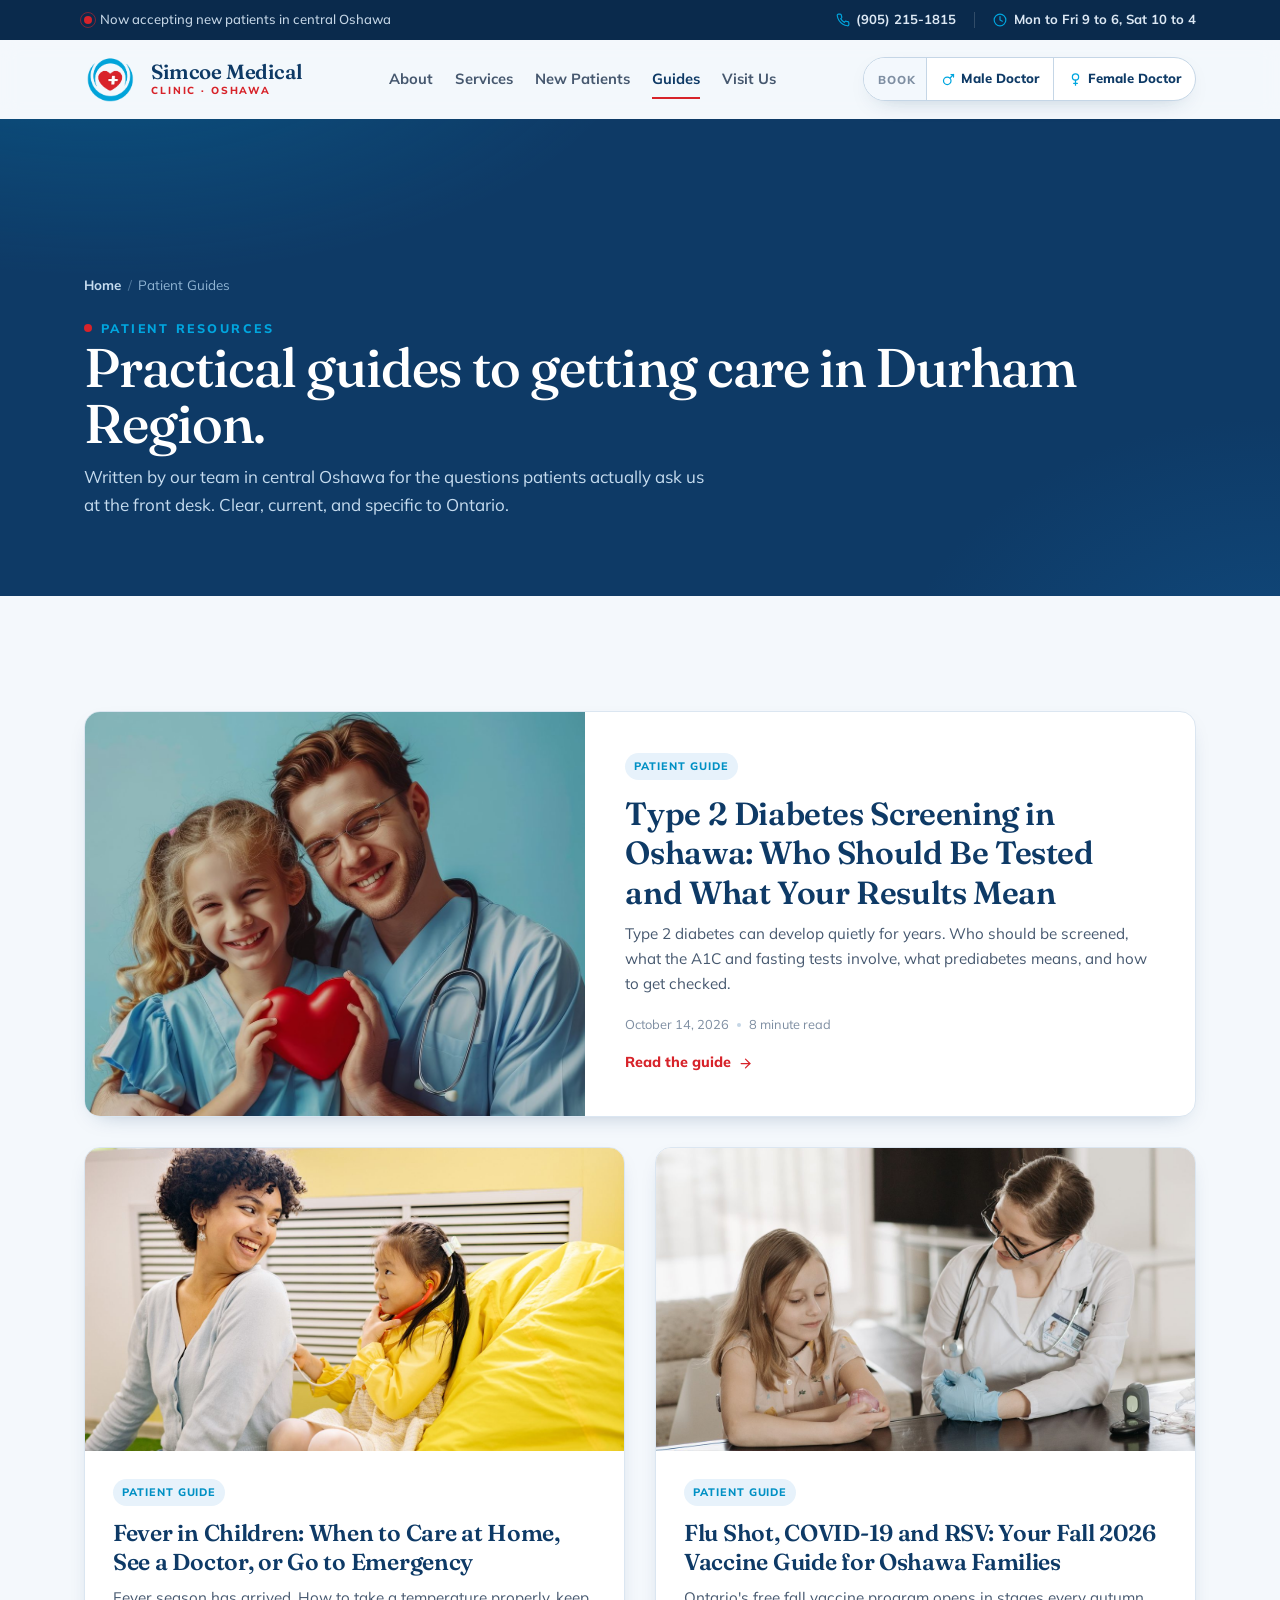
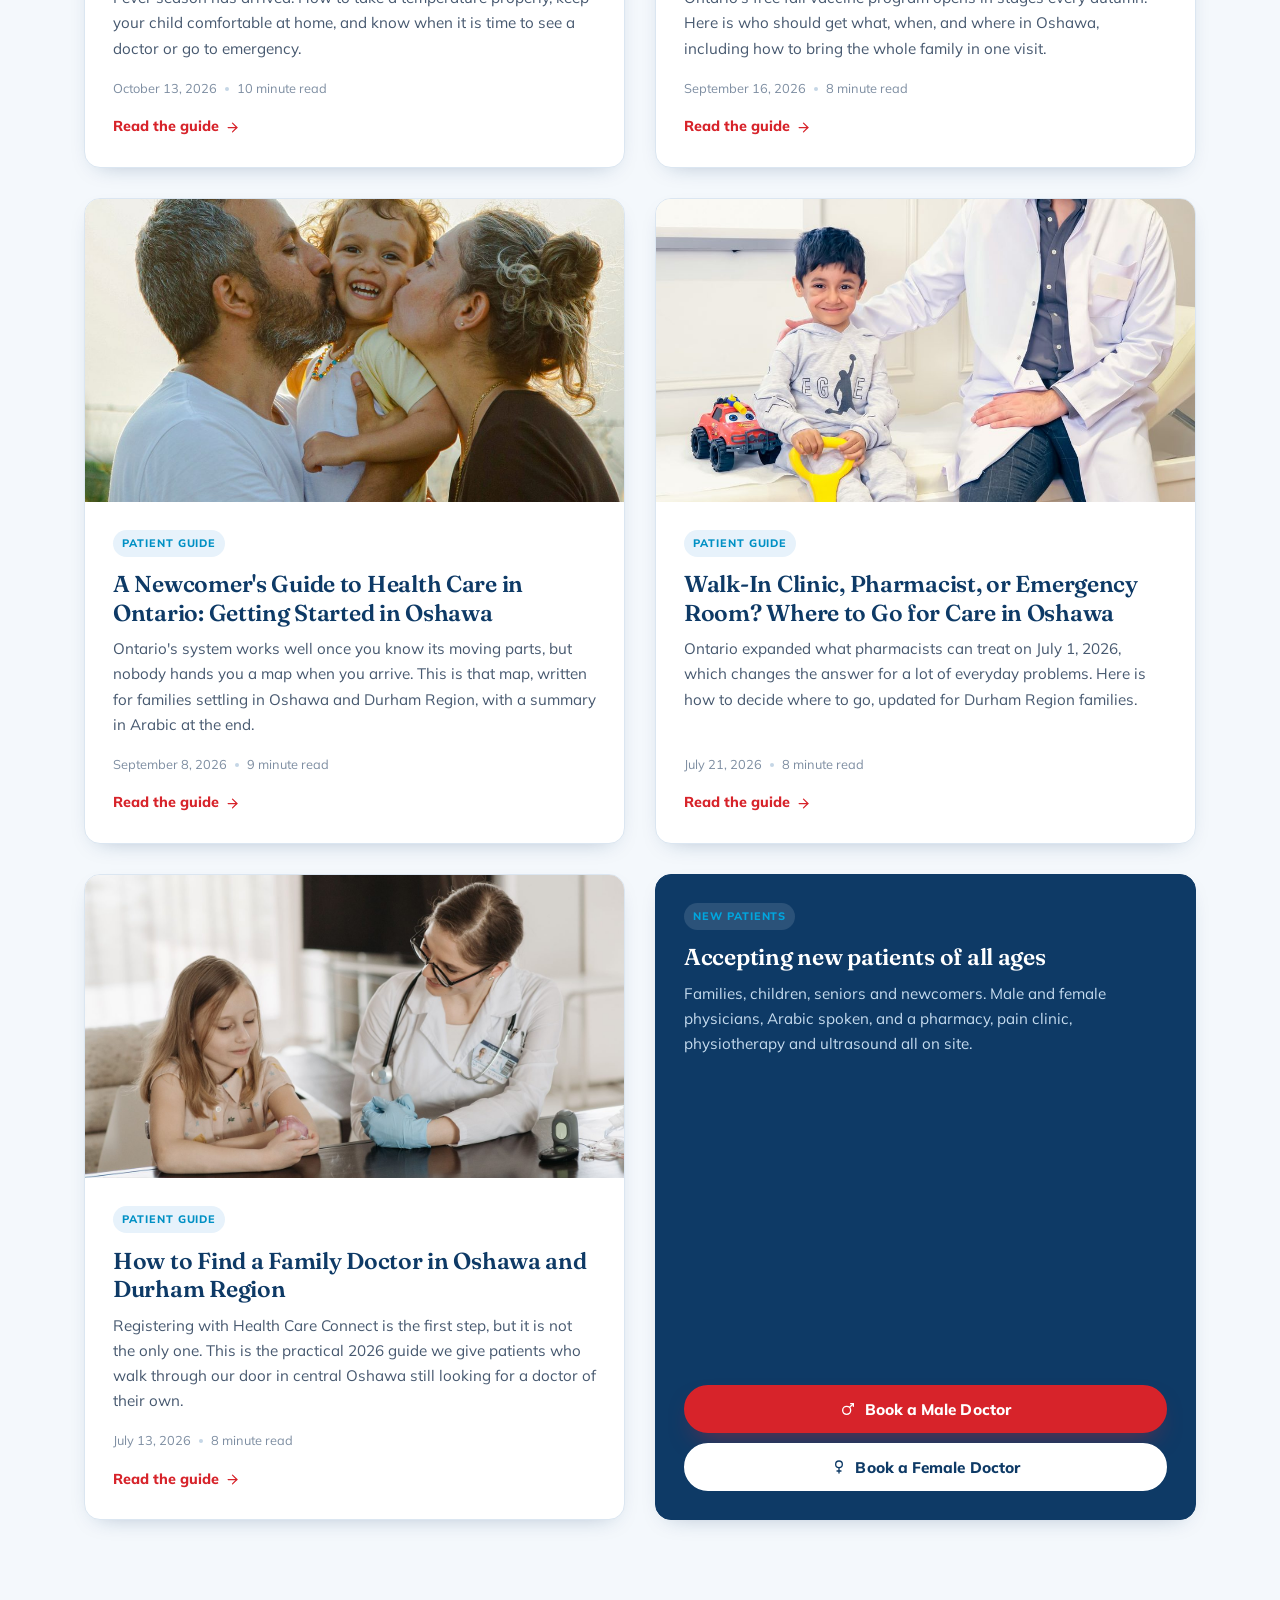
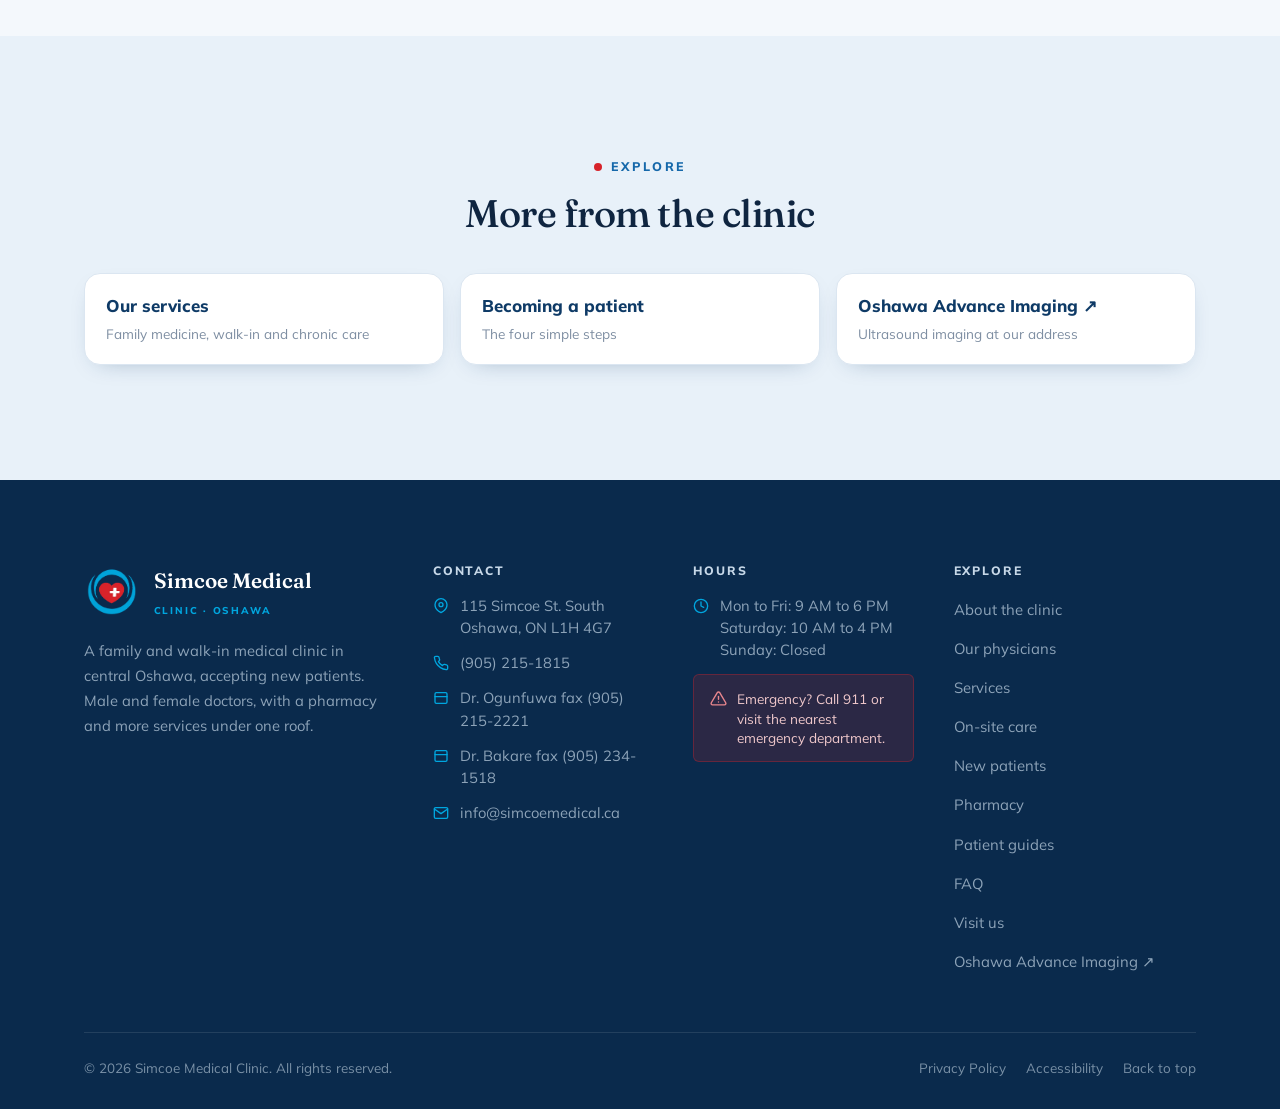
<file: blog.html>
<!DOCTYPE html>
<html lang="en">
<head>
<meta charset="UTF-8">
<meta name="viewport" content="width=device-width, initial-scale=1.0">
<title>Patient Guides | Simcoe Medical Clinic, Oshawa</title>
<meta name="description" content="Patient guides from Simcoe Medical Clinic, Oshawa: how to find a family doctor in Durham Region, and choosing between a pharmacist, walk-in clinic and the ER.">
<meta name="theme-color" content="#0E3A66">
<meta name="robots" content="index, follow, max-image-preview:large, max-snippet:-1">
<meta name="author" content="Simcoe Medical Clinic">
<meta name="geo.region" content="CA-ON">
<meta name="geo.placename" content="Oshawa, Ontario">
<link rel="canonical" href="https://www.simcoemedical.ca/blog.html">
<meta property="og:type" content="website">
<meta property="og:site_name" content="Simcoe Medical Clinic">
<meta property="og:locale" content="en_CA">
<meta property="og:title" content="Patient Guides | Simcoe Medical Clinic, Oshawa">
<meta property="og:description" content="Practical patient guides from Simcoe Medical Clinic in Oshawa: how to find a family doctor in Durham Region, and choosing between a pharmacist, walk-in clinic and emergency room.">
<meta property="og:url" content="https://www.simcoemedical.ca/blog.html">
<meta property="og:image" content="https://www.simcoemedical.ca/images/care.jpg">
<meta name="twitter:card" content="summary_large_image">
<meta name="twitter:title" content="Patient Guides | Simcoe Medical Clinic, Oshawa">
<meta name="twitter:description" content="Practical patient guides from Simcoe Medical Clinic in Oshawa: how to find a family doctor in Durham Region, and choosing between a pharmacist, walk-in clinic and emergency room.">
<meta name="twitter:image" content="https://www.simcoemedical.ca/images/care.jpg">
<link rel="icon" href="logo.png" type="image/png">
<link rel="apple-touch-icon" href="logo.png">
<link rel="preconnect" href="https://fonts.googleapis.com">
<link rel="preconnect" href="https://fonts.gstatic.com" crossorigin>
<link href="https://fonts.googleapis.com/css2?family=Fraunces:ital,opsz,wght@0,9..144,400;0,9..144,500;0,9..144,600;0,9..144,700&family=Mulish:wght@400;500;600;700;800&display=swap" rel="stylesheet">
<link rel="stylesheet" href="styles.css">
<script type="application/ld+json">{"@context":"https://schema.org","@type":"BreadcrumbList","itemListElement":[{"@type":"ListItem","position":1,"name":"Home","item":"https://www.simcoemedical.ca/"},{"@type":"ListItem","position":2,"name":"Patient Guides","item":"https://www.simcoemedical.ca/blog.html"}]}</script>
<script type="application/ld+json">{"@context":"https://schema.org","@type":"Blog","@id":"https://www.simcoemedical.ca/blog.html","name":"Simcoe Medical Clinic Patient Guides","description":"Practical guides to primary care in Oshawa and Durham Region from Simcoe Medical Clinic.","url":"https://www.simcoemedical.ca/blog.html","inLanguage":"en-CA","publisher":{"@type":"MedicalClinic","name":"Simcoe Medical Clinic","url":"https://www.simcoemedical.ca/"},"blogPost":[{"@type":"BlogPosting","headline":"Walk-In Clinic, Pharmacist, or Emergency Room? Where to Go for Care in Oshawa","url":"https://www.simcoemedical.ca/walk-in-clinic-pharmacist-or-emergency-room-oshawa.html","datePublished":"2026-07-21","image":"https://www.simcoemedical.ca/images/clinic.jpg","description":"Ontario expanded what pharmacists can treat on July 1, 2026. How to decide between a pharmacist, a walk-in clinic, Health811 and the emergency department in Durham Region."},{"@type":"BlogPosting","headline":"How to Find a Family Doctor in Oshawa and Durham Region","url":"https://www.simcoemedical.ca/find-a-family-doctor-oshawa-durham-region.html","datePublished":"2026-07-13","image":"https://www.simcoemedical.ca/images/care.jpg","description":"A practical 2026 guide to finding a family doctor in Durham Region: Health Care Connect, contacting clinics directly, what to ask, and where to get care while you wait."}]}</script>
</head>
<body>

<div class="scroll-prog" id="scrollProg"></div>

<!-- TOP RIBBON -->
<div class="ribbon">
  <div class="wrap">
    <span class="r-left"><span class="dot"></span> Now accepting new patients in central Oshawa</span>
    <span class="r-right">
      <a href="tel:+19052151815"><svg viewBox="0 0 24 24" fill="none" stroke="currentColor" stroke-width="2" stroke-linecap="round" stroke-linejoin="round"><path d="M22 16.92v3a2 2 0 0 1-2.18 2 19.79 19.79 0 0 1-8.63-3.07 19.5 19.5 0 0 1-6-6 19.79 19.79 0 0 1-3.07-8.67A2 2 0 0 1 4.11 2h3a2 2 0 0 1 2 1.72c.13.96.36 1.9.7 2.81a2 2 0 0 1-.45 2.11L8.09 9.91a16 16 0 0 0 6 6l1.27-1.27a2 2 0 0 1 2.11-.45c.91.34 1.85.57 2.81.7A2 2 0 0 1 22 16.92z"/></svg>(905) 215-1815</a>
      <span class="sep"></span>
      <a href="index.html#contact"><svg viewBox="0 0 24 24" fill="none" stroke="currentColor" stroke-width="2" stroke-linecap="round" stroke-linejoin="round"><circle cx="12" cy="12" r="10"/><polyline points="12 6 12 12 16 14"/></svg>Mon to Fri 9 to 6, Sat 10 to 4</a>
    </span>
  </div>
</div>

<!-- HEADER -->
<header class="header" id="header">
  <div class="wrap">
    <div class="bar">
      <a href="index.html" class="brand" aria-label="Simcoe Medical Clinic home">
        <img src="logo.png" alt="Simcoe Medical Clinic logo" width="55" height="46">
        <span class="bk"><b>Simcoe Medical</b><span>Clinic &middot; Oshawa</span></span>
      </a>
      <nav class="nav" aria-label="Primary">
        <a href="index.html#about">About</a>
        <a href="index.html#services">Services</a>
        <a href="index.html#new-patients">New Patients</a>
        <a href="blog.html" class="active">Guides</a>
        <a href="index.html#contact">Visit Us</a>
      </nav>
      <div class="header-cta">
        <a href="tel:+19052151815" class="callnum"><svg viewBox="0 0 24 24" fill="none" stroke="currentColor" stroke-width="2" stroke-linecap="round" stroke-linejoin="round"><path d="M22 16.92v3a2 2 0 0 1-2.18 2 19.79 19.79 0 0 1-8.63-3.07 19.5 19.5 0 0 1-6-6 19.79 19.79 0 0 1-3.07-8.67A2 2 0 0 1 4.11 2h3a2 2 0 0 1 2 1.72c.13.96.36 1.9.7 2.81a2 2 0 0 1-.45 2.11L8.09 9.91a16 16 0 0 0 6 6l1.27-1.27a2 2 0 0 1 2.11-.45c.91.34 1.85.57 2.81.7A2 2 0 0 1 22 16.92z"/></svg>(905) 215-1815</a>
        <div class="book-pair">
          <span class="bp-label">Book</span>
          <a href="https://app.avaros.ca/av/weblink/simcoe" target="_blank" rel="noopener" class="bp-btn"><svg class="bico" viewBox="0 0 24 24" fill="none" stroke="currentColor" stroke-width="2" stroke-linecap="round" stroke-linejoin="round"><circle cx="10" cy="14" r="6"/><path d="M14.5 9.5L20 4"/><path d="M16 4h4v4"/></svg>Male Doctor</a>
          <a href="https://app.avaros.ca/av/weblink/simcoemc" target="_blank" rel="noopener" class="bp-btn"><svg class="bico" viewBox="0 0 24 24" fill="none" stroke="currentColor" stroke-width="2" stroke-linecap="round" stroke-linejoin="round"><circle cx="12" cy="8" r="5"/><path d="M12 13v8"/><path d="M9 18h6"/></svg>Female Doctor</a>
        </div>
      </div>
      <button class="burger" id="burger" aria-label="Open menu" aria-expanded="false" aria-controls="mobileMenu"><span></span></button>
    </div>
  </div>
</header>

<!-- MOBILE MENU -->
<div class="mobile-menu" id="mobileMenu">
  <span class="eyebrow mm-eyebrow">Menu</span>
  <nav aria-label="Mobile">
    <a href="index.html#about" data-close>About <span>01</span></a>
    <a href="index.html#services" data-close>Services <span>02</span></a>
    <a href="index.html#on-site" data-close>On-Site Care <span>03</span></a>
    <a href="index.html#new-patients" data-close>New Patients <span>04</span></a>
    <a href="blog.html" data-close>Patient Guides <span>05</span></a>
    <a href="index.html#faq" data-close>FAQ <span>06</span></a>
    <a href="index.html#contact" data-close>Visit Us <span>07</span></a>
  </nav>
  <div class="mm-actions">
    <a href="https://app.avaros.ca/av/weblink/simcoe" target="_blank" rel="noopener" class="btn btn--red btn--block" data-close><svg class="bico" viewBox="0 0 24 24" fill="none" stroke="currentColor" stroke-width="2" stroke-linecap="round" stroke-linejoin="round"><circle cx="10" cy="14" r="6"/><path d="M14.5 9.5L20 4"/><path d="M16 4h4v4"/></svg>Book a Male Doctor</a>
    <a href="https://app.avaros.ca/av/weblink/simcoemc" target="_blank" rel="noopener" class="btn btn--navy btn--block" data-close><svg class="bico" viewBox="0 0 24 24" fill="none" stroke="currentColor" stroke-width="2" stroke-linecap="round" stroke-linejoin="round"><circle cx="12" cy="8" r="5"/><path d="M12 13v8"/><path d="M9 18h6"/></svg>Book a Female Doctor</a>
    <a href="tel:+19052151815" class="btn btn--outline btn--block">Call (905) 215-1815</a>
    <div class="mm-contact">115 Simcoe St. South, Oshawa, ON<br><a href="mailto:info@simcoemedical.ca">info@simcoemedical.ca</a></div>
  </div>
</div>

<main id="top">

<section class="page-head">
  <div class="wrap">
    <div class="crumbs"><a href="index.html">Home</a><span class="sep">/</span>Patient Guides</div>
    <span class="eyebrow on-dark">Patient Resources</span>
    <h1 class="h-xl">Practical guides to getting care in Durham Region.</h1>
    <p>Written by our team in central Oshawa for the questions patients actually ask us at the front desk. Clear, current, and specific to Ontario.</p>
  </div>
</section>

<section class="section">
  <div class="wrap">
    <div class="post-grid">
      <article class="post-card post-card--wide">
        <a class="pc-media" href="type-2-diabetes-screening-oshawa.html" tabindex="-1" aria-hidden="true"><img src="images/heart.jpg" alt="" width="1500" height="841" loading="lazy" decoding="async"></a>
        <div class="pc-body">
          <span class="pc-tag">Patient Guide</span>
          <h3><a href="type-2-diabetes-screening-oshawa.html">Type 2 Diabetes Screening in Oshawa: Who Should Be Tested and What Your Results Mean</a></h3>
          <p>Type 2 diabetes can develop quietly for years. Who should be screened, what the A1C and fasting tests involve, what prediabetes means, and how to get checked.</p>
          <div class="pc-foot"><time datetime="2026-10-14">October 14, 2026</time><span class="dot"></span><span>8 minute read</span></div>
          <a class="pc-more" href="type-2-diabetes-screening-oshawa.html">Read the guide <svg viewBox="0 0 24 24" fill="none" stroke="currentColor" stroke-width="2" stroke-linecap="round" stroke-linejoin="round"><line x1="5" y1="12" x2="19" y2="12"/><polyline points="12 5 19 12 12 19"/></svg></a>
        </div>
      </article>
      <article class="post-card">
        <a class="pc-media" href="child-fever-when-to-see-a-doctor-oshawa.html" tabindex="-1" aria-hidden="true"><img src="images/welcome.jpg" alt="" width="1400" height="933" loading="lazy" decoding="async"></a>
        <div class="pc-body">
          <span class="pc-tag">Patient Guide</span>
          <h3><a href="child-fever-when-to-see-a-doctor-oshawa.html">Fever in Children: When to Care at Home, See a Doctor, or Go to Emergency</a></h3>
          <p>Fever season has arrived. How to take a temperature properly, keep your child comfortable at home, and know when it is time to see a doctor or go to emergency.</p>
          <div class="pc-foot"><time datetime="2026-10-13">October 13, 2026</time><span class="dot"></span><span>10 minute read</span></div>
          <a class="pc-more" href="child-fever-when-to-see-a-doctor-oshawa.html">Read the guide <svg viewBox="0 0 24 24" fill="none" stroke="currentColor" stroke-width="2" stroke-linecap="round" stroke-linejoin="round"><line x1="5" y1="12" x2="19" y2="12"/><polyline points="12 5 19 12 12 19"/></svg></a>
        </div>
      </article>
      <article class="post-card">
        <a class="pc-media" href="flu-shot-fall-vaccines-oshawa-2026.html" tabindex="-1" aria-hidden="true"><img src="images/care.jpg" alt="" width="1400" height="935" loading="lazy" decoding="async"></a>
        <div class="pc-body">
          <span class="pc-tag">Patient Guide</span>
          <h3><a href="flu-shot-fall-vaccines-oshawa-2026.html">Flu Shot, COVID-19 and RSV: Your Fall 2026 Vaccine Guide for Oshawa Families</a></h3>
          <p>Ontario&#x27;s free fall vaccine program opens in stages every autumn. Here is who should get what, when, and where in Oshawa, including how to bring the whole family in one visit.</p>
          <div class="pc-foot"><time datetime="2026-09-16">September 16, 2026</time><span class="dot"></span><span>8 minute read</span></div>
          <a class="pc-more" href="flu-shot-fall-vaccines-oshawa-2026.html">Read the guide <svg viewBox="0 0 24 24" fill="none" stroke="currentColor" stroke-width="2" stroke-linecap="round" stroke-linejoin="round"><line x1="5" y1="12" x2="19" y2="12"/><polyline points="12 5 19 12 12 19"/></svg></a>
        </div>
      </article>
      <article class="post-card">
        <a class="pc-media" href="newcomers-guide-health-care-ontario-oshawa.html" tabindex="-1" aria-hidden="true"><img src="images/family.jpg" alt="" width="1400" height="933" loading="lazy" decoding="async"></a>
        <div class="pc-body">
          <span class="pc-tag">Patient Guide</span>
          <h3><a href="newcomers-guide-health-care-ontario-oshawa.html">A Newcomer&#x27;s Guide to Health Care in Ontario: Getting Started in Oshawa</a></h3>
          <p>Ontario&#x27;s system works well once you know its moving parts, but nobody hands you a map when you arrive. This is that map, written for families settling in Oshawa and Durham Region, with a summary in Arabic at the end.</p>
          <div class="pc-foot"><time datetime="2026-09-08">September 8, 2026</time><span class="dot"></span><span>9 minute read</span></div>
          <a class="pc-more" href="newcomers-guide-health-care-ontario-oshawa.html">Read the guide <svg viewBox="0 0 24 24" fill="none" stroke="currentColor" stroke-width="2" stroke-linecap="round" stroke-linejoin="round"><line x1="5" y1="12" x2="19" y2="12"/><polyline points="12 5 19 12 12 19"/></svg></a>
        </div>
      </article>
      <article class="post-card">
        <a class="pc-media" href="walk-in-clinic-pharmacist-or-emergency-room-oshawa.html" tabindex="-1" aria-hidden="true"><img src="images/clinic.jpg" alt="" width="933" height="1400" loading="lazy" decoding="async"></a>
        <div class="pc-body">
          <span class="pc-tag">Patient Guide</span>
          <h3><a href="walk-in-clinic-pharmacist-or-emergency-room-oshawa.html">Walk-In Clinic, Pharmacist, or Emergency Room? Where to Go for Care in Oshawa</a></h3>
          <p>Ontario expanded what pharmacists can treat on July 1, 2026, which changes the answer for a lot of everyday problems. Here is how to decide where to go, updated for Durham Region families.</p>
          <div class="pc-foot"><time datetime="2026-07-21">July 21, 2026</time><span class="dot"></span><span>8 minute read</span></div>
          <a class="pc-more" href="walk-in-clinic-pharmacist-or-emergency-room-oshawa.html">Read the guide <svg viewBox="0 0 24 24" fill="none" stroke="currentColor" stroke-width="2" stroke-linecap="round" stroke-linejoin="round"><line x1="5" y1="12" x2="19" y2="12"/><polyline points="12 5 19 12 12 19"/></svg></a>
        </div>
      </article>
      <article class="post-card">
        <a class="pc-media" href="find-a-family-doctor-oshawa-durham-region.html" tabindex="-1" aria-hidden="true"><img src="images/care.jpg" alt="" width="1400" height="935" loading="lazy" decoding="async"></a>
        <div class="pc-body">
          <span class="pc-tag">Patient Guide</span>
          <h3><a href="find-a-family-doctor-oshawa-durham-region.html">How to Find a Family Doctor in Oshawa and Durham Region</a></h3>
          <p>Registering with Health Care Connect is the first step, but it is not the only one. This is the practical 2026 guide we give patients who walk through our door in central Oshawa still looking for a doctor of their own.</p>
          <div class="pc-foot"><time datetime="2026-07-13">July 13, 2026</time><span class="dot"></span><span>8 minute read</span></div>
          <a class="pc-more" href="find-a-family-doctor-oshawa-durham-region.html">Read the guide <svg viewBox="0 0 24 24" fill="none" stroke="currentColor" stroke-width="2" stroke-linecap="round" stroke-linejoin="round"><line x1="5" y1="12" x2="19" y2="12"/><polyline points="12 5 19 12 12 19"/></svg></a>
        </div>
      </article>
      <article class="post-card" style="background:var(--navy);border-color:var(--navy)">
        <div class="pc-body">
          <span class="pc-tag" style="background:rgba(255,255,255,.12);color:var(--cyan)">New patients</span>
          <h3 style="color:#fff">Accepting new patients of all ages</h3>
          <p style="color:#C6DCEF">Families, children, seniors and newcomers. Male and female physicians, Arabic spoken, and a pharmacy, pain clinic, physiotherapy and ultrasound all on site.</p>
          <div style="margin-top:auto;display:grid;gap:.6rem">
            <a href="https://app.avaros.ca/av/weblink/simcoe" target="_blank" rel="noopener" class="btn btn--red btn--block"><svg class="bico" viewBox="0 0 24 24" fill="none" stroke="currentColor" stroke-width="2" stroke-linecap="round" stroke-linejoin="round"><circle cx="10" cy="14" r="6"/><path d="M14.5 9.5L20 4"/><path d="M16 4h4v4"/></svg>Book a Male Doctor</a>
            <a href="https://app.avaros.ca/av/weblink/simcoemc" target="_blank" rel="noopener" class="btn btn--white btn--block"><svg class="bico" viewBox="0 0 24 24" fill="none" stroke="currentColor" stroke-width="2" stroke-linecap="round" stroke-linejoin="round"><circle cx="12" cy="8" r="5"/><path d="M12 13v8"/><path d="M9 18h6"/></svg>Book a Female Doctor</a>
          </div>
        </div>
      </article>
    </div>
  </div>
</section>

<section class="section bg-bg2">
  <div class="wrap">
    <div class="section-head center-head" style="margin-bottom:clamp(28px,3vw,40px)">
      <span class="eyebrow center">Explore</span>
      <h2 class="h-lg">More from the clinic</h2>
    </div>
    <div class="rel-grid">
      <a href="index.html#services">Our services<span>Family medicine, walk-in and chronic care</span></a>
      <a href="index.html#new-patients">Becoming a patient<span>The four simple steps</span></a>
      <a href="https://www.oshawaadvanceimaging.ca/" target="_blank" rel="noopener">Oshawa Advance Imaging &#8599;<span>Ultrasound imaging at our address</span></a>
    </div>
  </div>
</section>

<!-- FOOTER -->
<footer class="footer">
  <div class="wrap">
    <div class="footer-top">
      <div class="footer-col">
        <div class="f-brand"><img src="logo.png" alt="Simcoe Medical Clinic logo" width="58" height="48"><div><b>Simcoe Medical</b><span>Clinic &middot; Oshawa</span></div></div>
        <p>A family and walk-in medical clinic in central Oshawa, accepting new patients. Male and female doctors, with a pharmacy and more services under one roof.</p>
      </div>
      <div class="footer-col">
        <h4>Contact</h4>
        <div class="fc-line"><svg viewBox="0 0 24 24" fill="none" stroke="currentColor" stroke-width="2" stroke-linecap="round" stroke-linejoin="round"><path d="M21 10c0 7-9 12-9 12s-9-5-9-12a9 9 0 0 1 18 0z"/><circle cx="12" cy="10" r="3"/></svg><span>115 Simcoe St. South<br>Oshawa, ON L1H 4G7</span></div>
        <div class="fc-line"><svg viewBox="0 0 24 24" fill="none" stroke="currentColor" stroke-width="2" stroke-linecap="round" stroke-linejoin="round"><path d="M22 16.92v3a2 2 0 0 1-2.18 2 19.79 19.79 0 0 1-8.63-3.07 19.5 19.5 0 0 1-6-6 19.79 19.79 0 0 1-3.07-8.67A2 2 0 0 1 4.11 2h3a2 2 0 0 1 2 1.72c.13.96.36 1.9.7 2.81a2 2 0 0 1-.45 2.11L8.09 9.91a16 16 0 0 0 6 6l1.27-1.27a2 2 0 0 1 2.11-.45c.91.34 1.85.57 2.81.7A2 2 0 0 1 22 16.92z"/></svg><a href="tel:+19052151815">(905) 215-1815</a></div>
        <div class="fc-line"><svg viewBox="0 0 24 24" fill="none" stroke="currentColor" stroke-width="2" stroke-linecap="round" stroke-linejoin="round"><rect x="3" y="4" width="18" height="16" rx="2"/><path d="M3 10h18"/></svg><span>Dr. Ogunfuwa fax (905) 215-2221</span></div>
        <div class="fc-line"><svg viewBox="0 0 24 24" fill="none" stroke="currentColor" stroke-width="2" stroke-linecap="round" stroke-linejoin="round"><rect x="3" y="4" width="18" height="16" rx="2"/><path d="M3 10h18"/></svg><span>Dr. Bakare fax (905) 234-1518</span></div>
        <div class="fc-line"><svg viewBox="0 0 24 24" fill="none" stroke="currentColor" stroke-width="2" stroke-linecap="round" stroke-linejoin="round"><path d="M4 4h16a2 2 0 0 1 2 2v12a2 2 0 0 1-2 2H4a2 2 0 0 1-2-2V6a2 2 0 0 1 2-2z"/><polyline points="22 6 12 13 2 6"/></svg><a href="mailto:info@simcoemedical.ca">info@simcoemedical.ca</a></div>
      </div>
      <div class="footer-col">
        <h4>Hours</h4>
        <div class="fc-line"><svg viewBox="0 0 24 24" fill="none" stroke="currentColor" stroke-width="2" stroke-linecap="round" stroke-linejoin="round"><circle cx="12" cy="12" r="10"/><polyline points="12 6 12 12 16 14"/></svg><span>Mon to Fri: 9 AM to 6 PM<br>Saturday: 10 AM to 4 PM<br>Sunday: Closed</span></div>
        <div class="footer-emergency"><svg viewBox="0 0 24 24" fill="none" stroke="currentColor" stroke-width="2" stroke-linecap="round" stroke-linejoin="round"><path d="M10.29 3.86L1.82 18a2 2 0 0 0 1.71 3h16.94a2 2 0 0 0 1.71-3L13.71 3.86a2 2 0 0 0-3.42 0z"/><line x1="12" y1="9" x2="12" y2="13"/><line x1="12" y1="17" x2="12.01" y2="17"/></svg><span>Emergency? Call 911 or visit the nearest emergency department.</span></div>
      </div>
      <div class="footer-col">
        <h4>Explore</h4>
        <ul>
          <li><a href="index.html#about">About the clinic</a></li>
          <li><a href="index.html#physicians">Our physicians</a></li>
          <li><a href="index.html#services">Services</a></li>
          <li><a href="index.html#on-site">On-site care</a></li>
          <li><a href="index.html#new-patients">New patients</a></li>
          <li><a href="index.html#pharmacy">Pharmacy</a></li>
          <li><a href="blog.html">Patient guides</a></li>
          <li><a href="index.html#faq">FAQ</a></li>
          <li><a href="index.html#contact">Visit us</a></li>
          <li><a href="https://www.oshawaadvanceimaging.ca/" target="_blank" rel="noopener">Oshawa Advance Imaging &#8599;</a></li>
        </ul>
      </div>
    </div>
    <div class="footer-bottom">
      <span>&copy; <span id="yr">2026</span> Simcoe Medical Clinic. All rights reserved.</span>
      <span class="fb-links">
        <a href="#">Privacy Policy</a>
        <a href="#">Accessibility</a>
        <a href="index.html#top">Back to top</a>
      </span>
    </div>
  </div>
</footer>


</main>

<div class="mobile-bar">
  <a href="tel:+19052151815" class="mb-call"><svg viewBox="0 0 24 24" fill="none" stroke="currentColor" stroke-width="2" stroke-linecap="round" stroke-linejoin="round"><path d="M22 16.92v3a2 2 0 0 1-2.18 2 19.79 19.79 0 0 1-8.63-3.07 19.5 19.5 0 0 1-6-6 19.79 19.79 0 0 1-3.07-8.67A2 2 0 0 1 4.11 2h3a2 2 0 0 1 2 1.72c.13.96.36 1.9.7 2.81a2 2 0 0 1-.45 2.11L8.09 9.91a16 16 0 0 0 6 6l1.27-1.27a2 2 0 0 1 2.11-.45c.91.34 1.85.57 2.81.7A2 2 0 0 1 22 16.92z"/></svg>Call</a>
  <a href="https://app.avaros.ca/av/weblink/simcoe" target="_blank" rel="noopener" class="mb-book"><svg viewBox="0 0 24 24" fill="none" stroke="currentColor" stroke-width="2" stroke-linecap="round" stroke-linejoin="round"><rect x="3" y="4" width="18" height="18" rx="2"/><line x1="16" y1="2" x2="16" y2="6"/><line x1="8" y1="2" x2="8" y2="6"/><line x1="3" y1="10" x2="21" y2="10"/></svg>Book Male</a>
  <a href="https://app.avaros.ca/av/weblink/simcoemc" target="_blank" rel="noopener" class="mb-book-f"><svg viewBox="0 0 24 24" fill="none" stroke="currentColor" stroke-width="2" stroke-linecap="round" stroke-linejoin="round"><rect x="3" y="4" width="18" height="18" rx="2"/><line x1="16" y1="2" x2="16" y2="6"/><line x1="8" y1="2" x2="8" y2="6"/><line x1="3" y1="10" x2="21" y2="10"/></svg>Book Female</a>
</div>

<button class="to-top" id="toTop" aria-label="Back to top"><svg viewBox="0 0 24 24" fill="none" stroke="currentColor" stroke-width="2.2" stroke-linecap="round" stroke-linejoin="round"><line x1="12" y1="19" x2="12" y2="5"/><polyline points="5 12 12 5 19 12"/></svg></button>

<script src="script.js"></script>
</body>
</html>
</file>
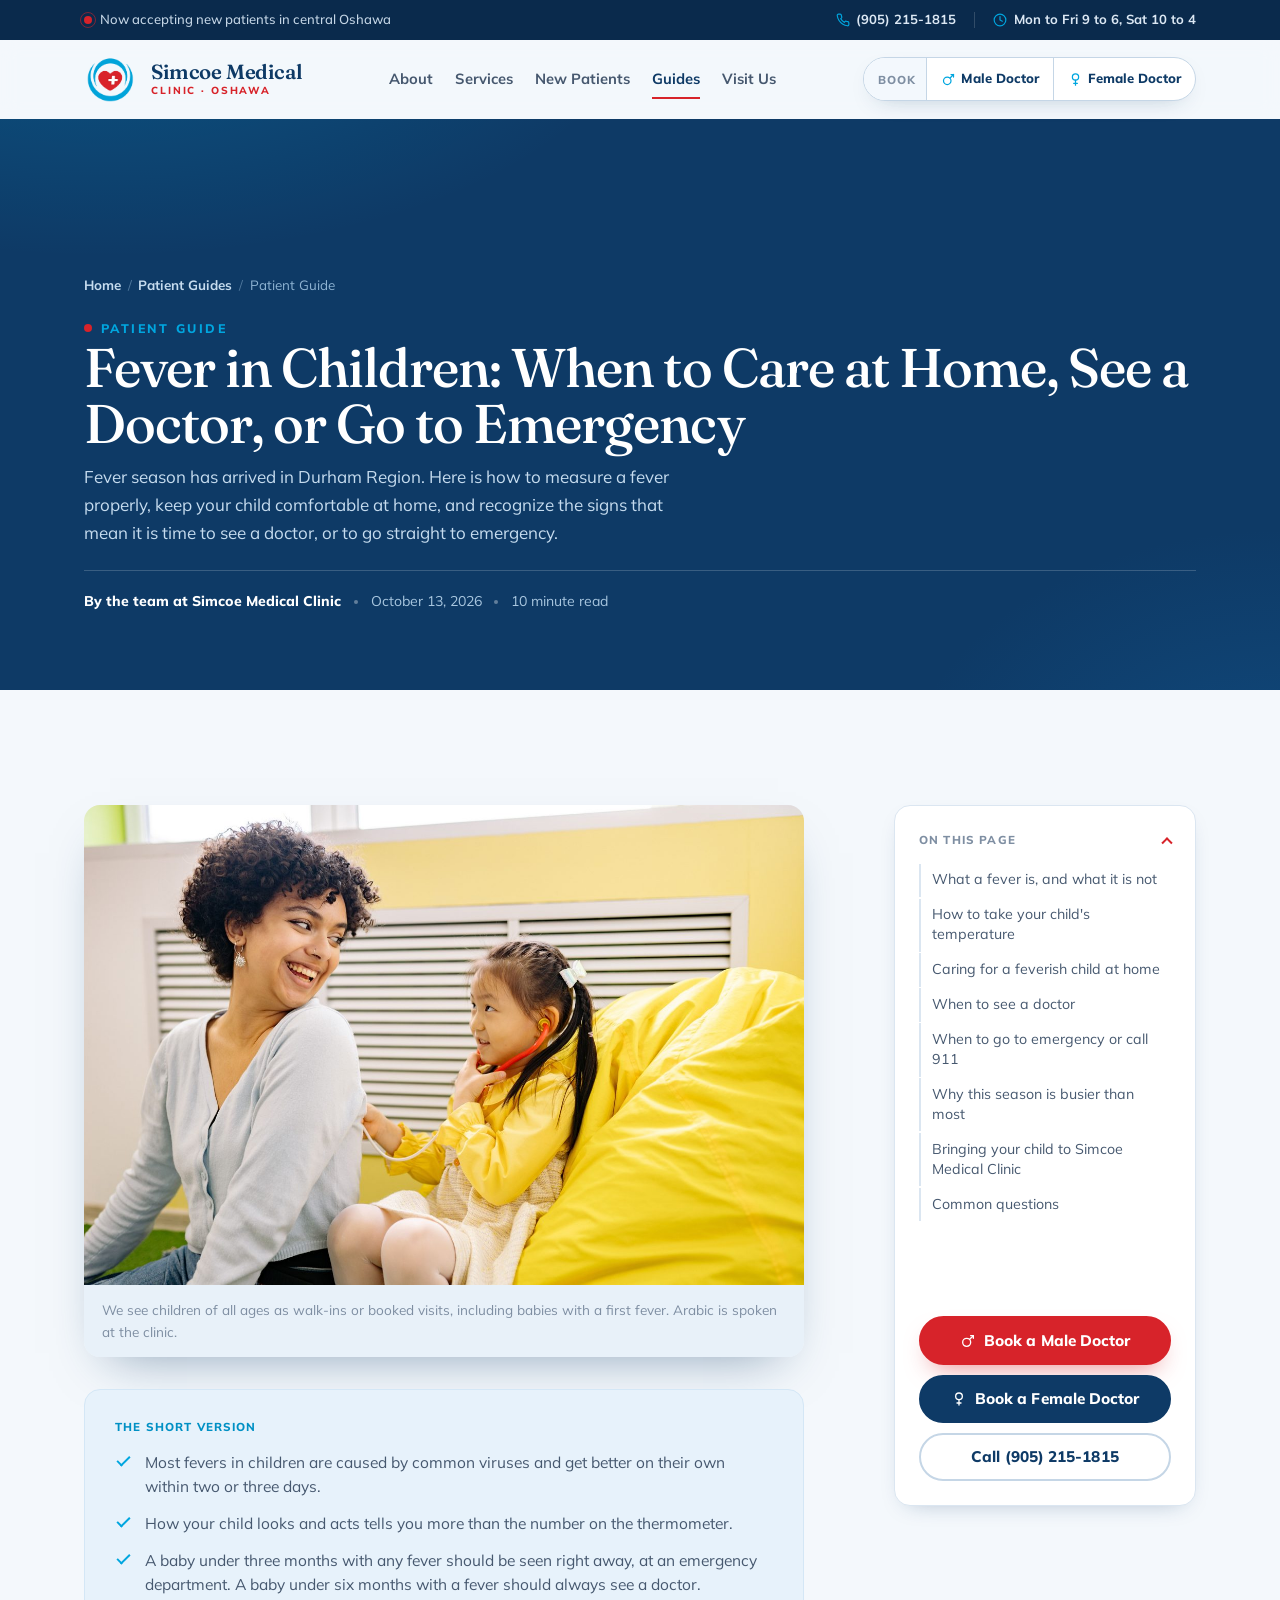
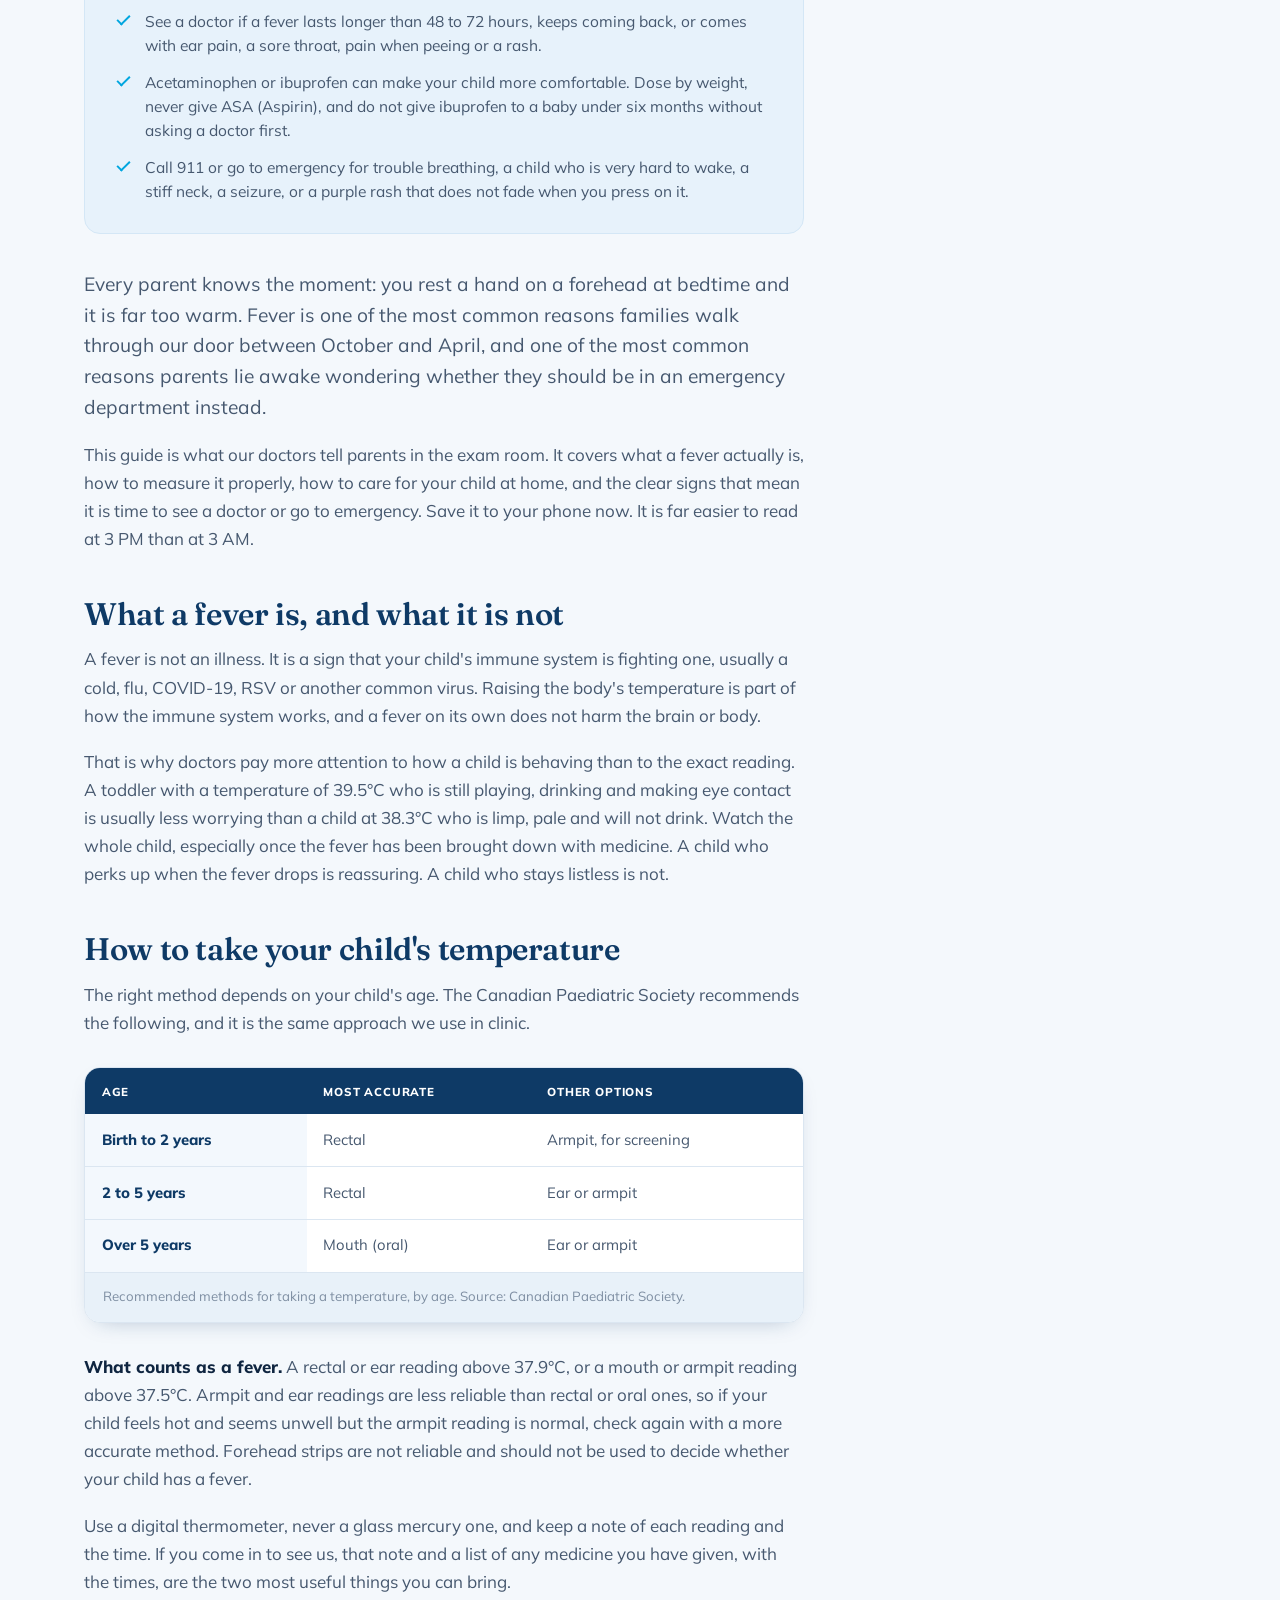
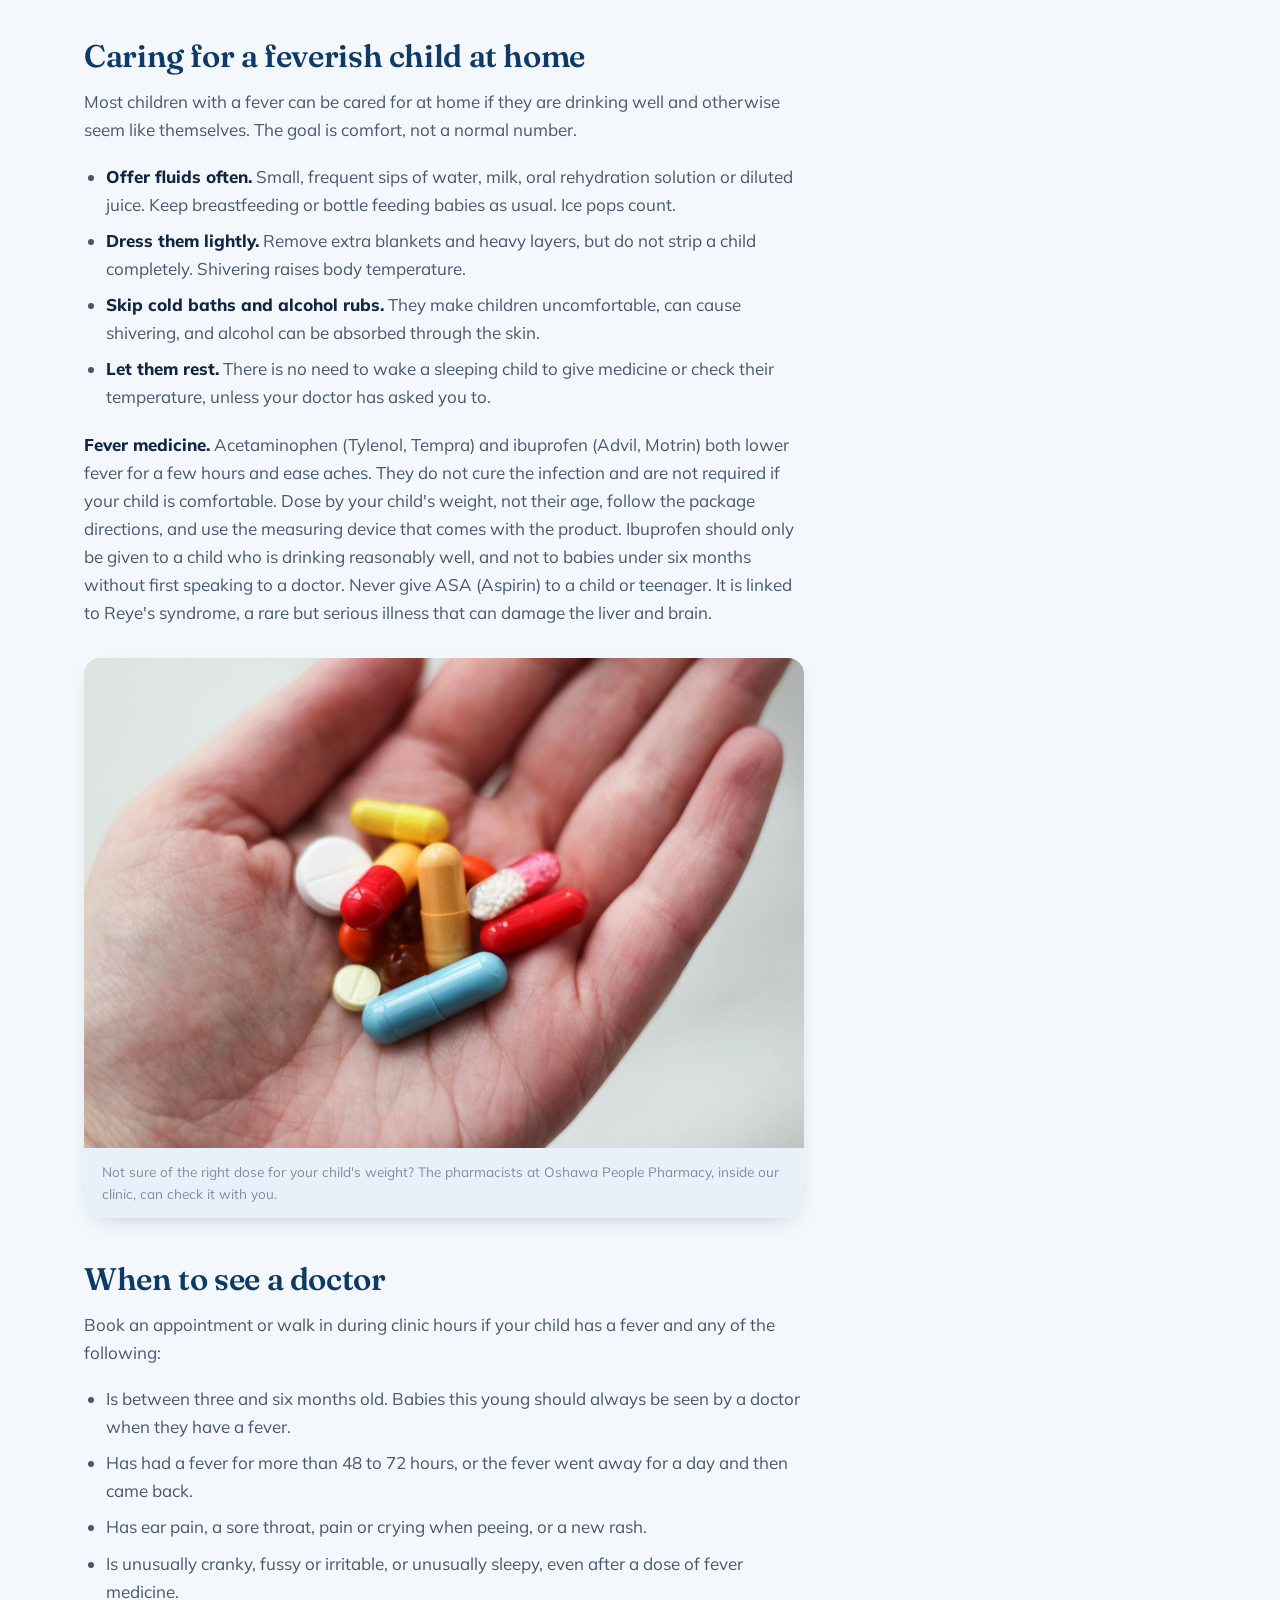
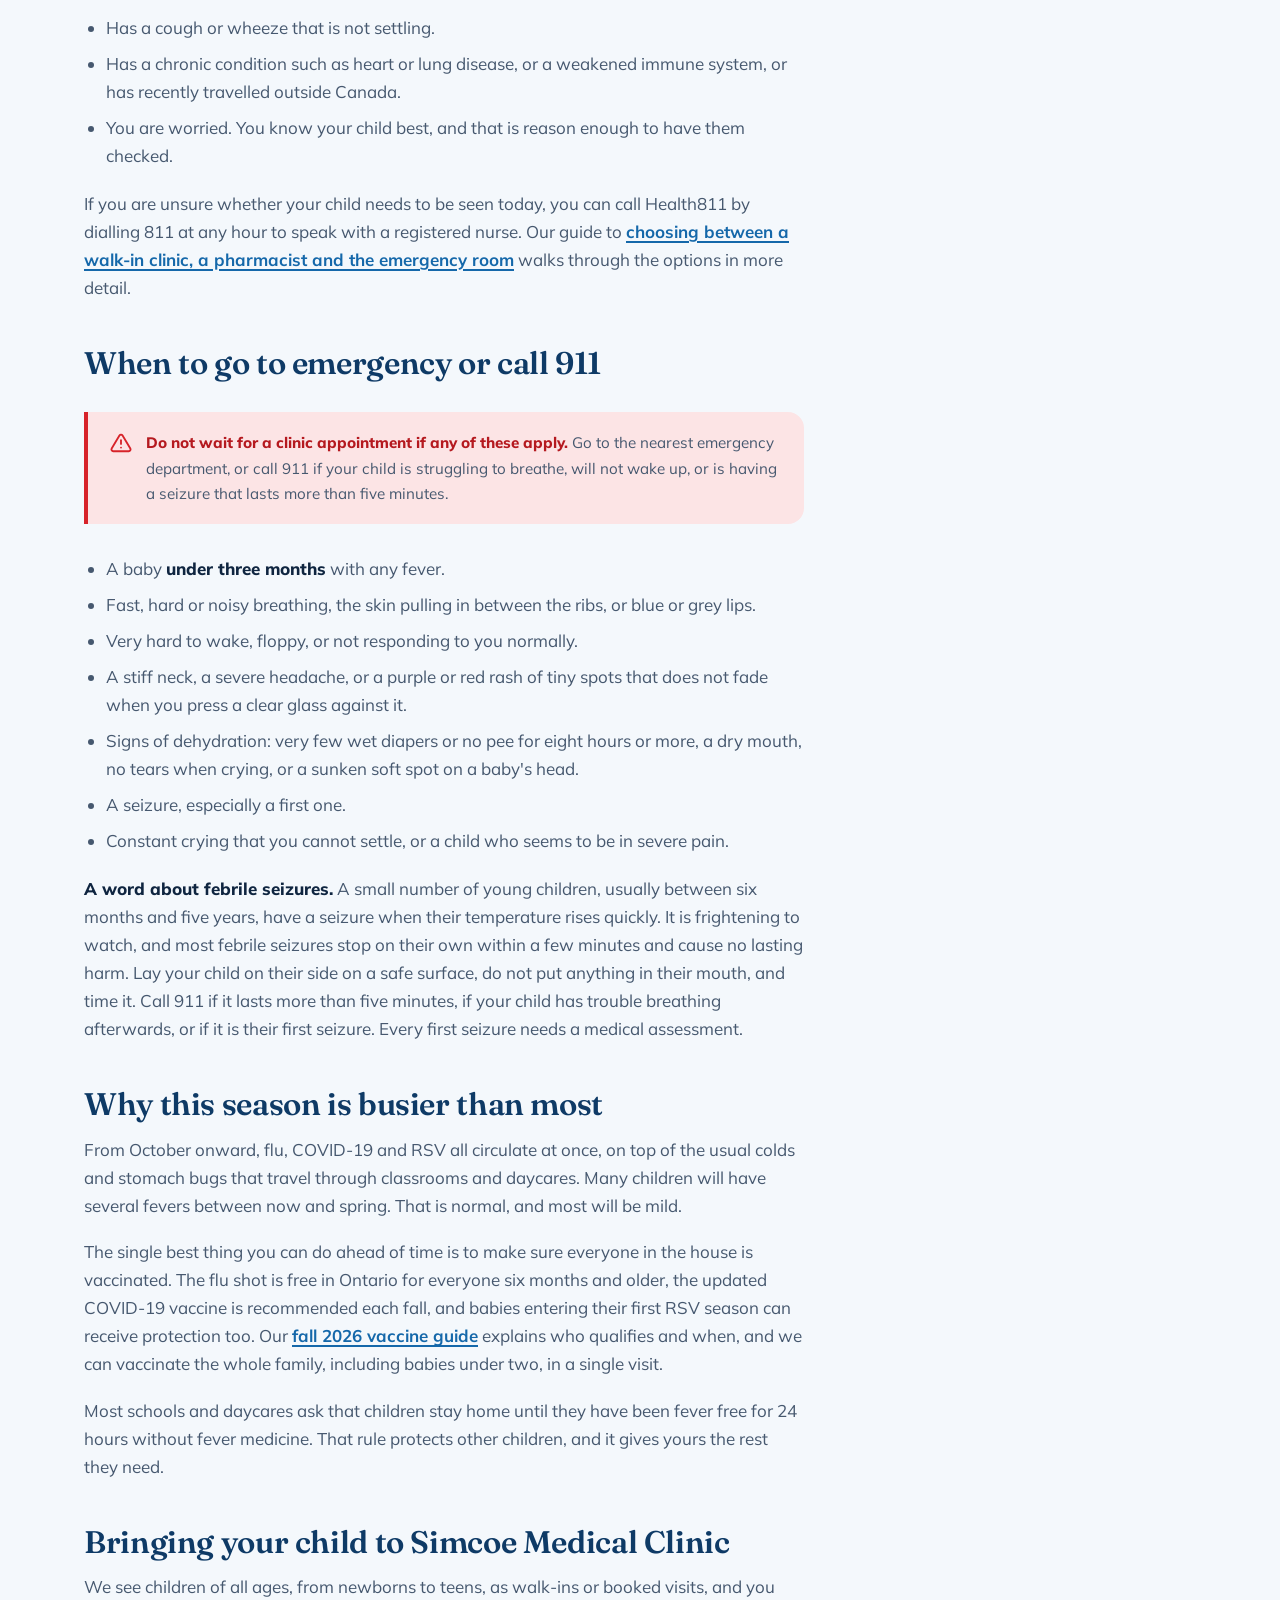
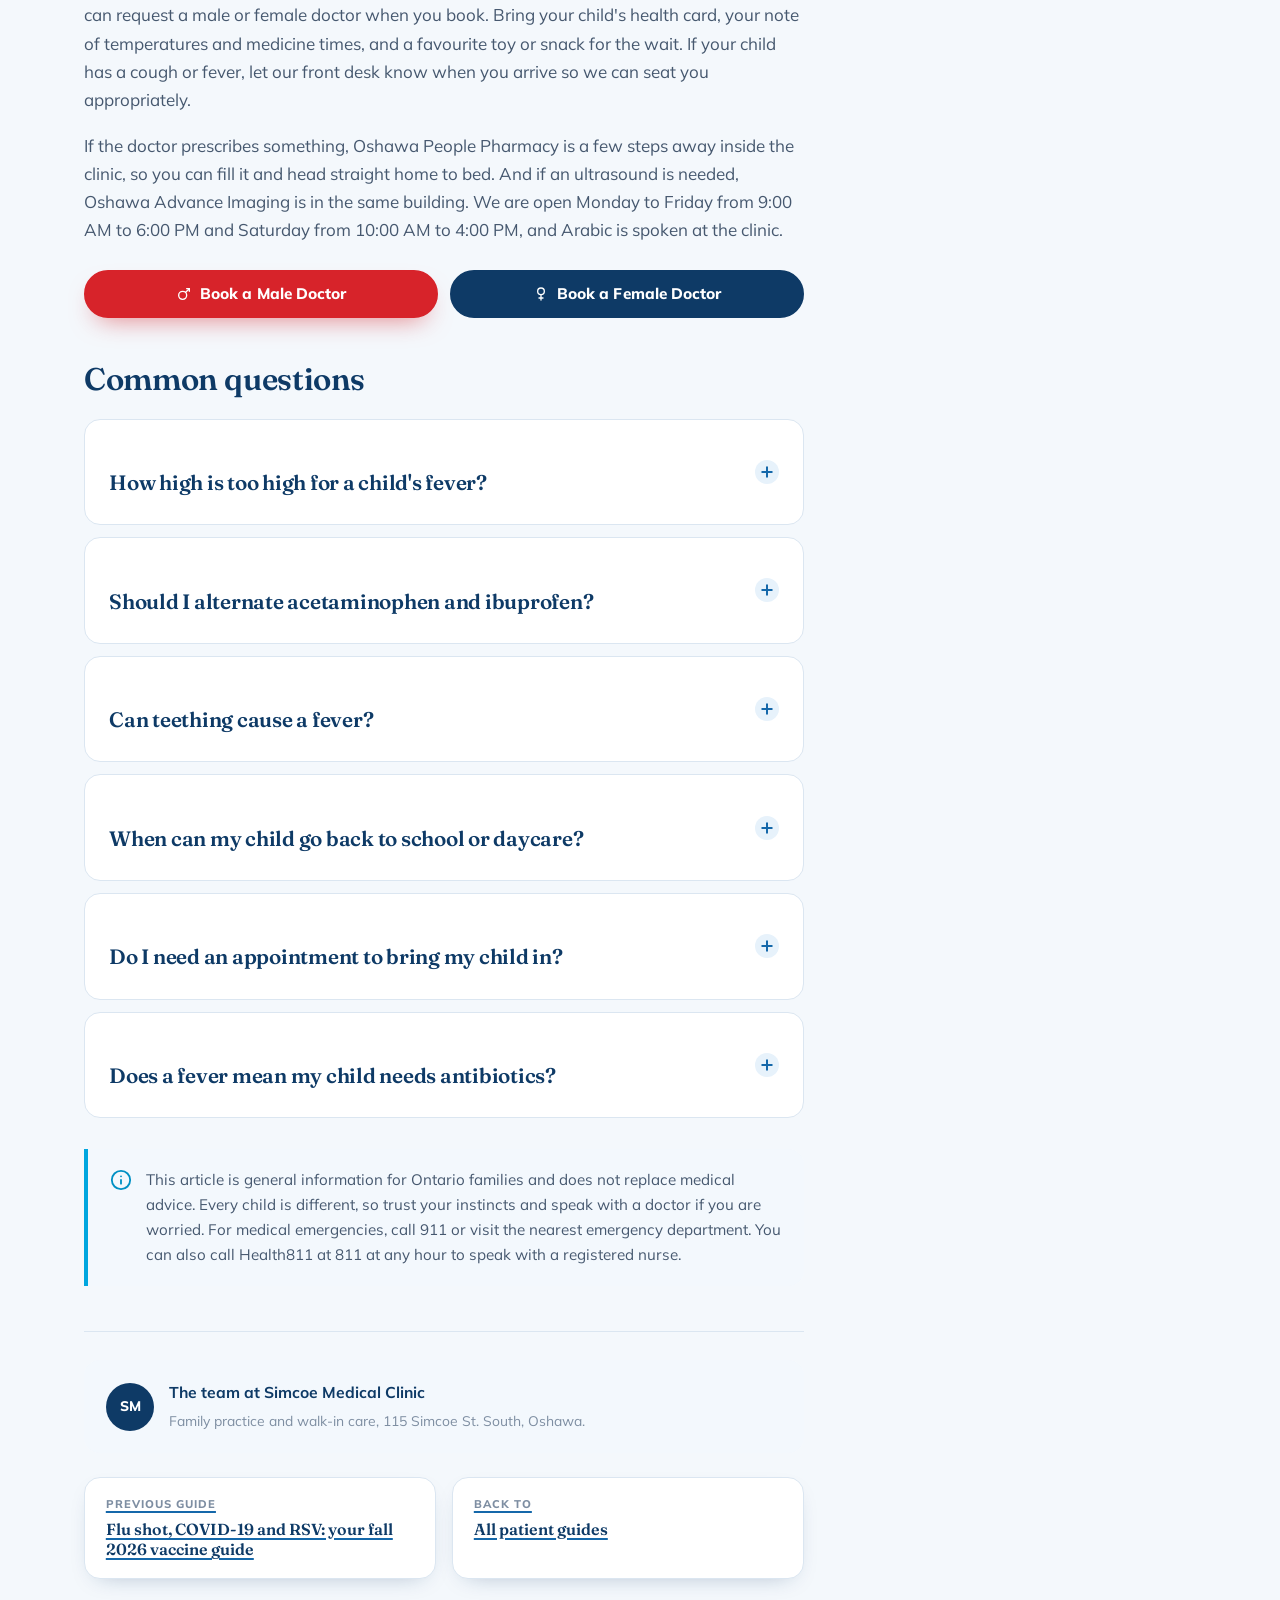
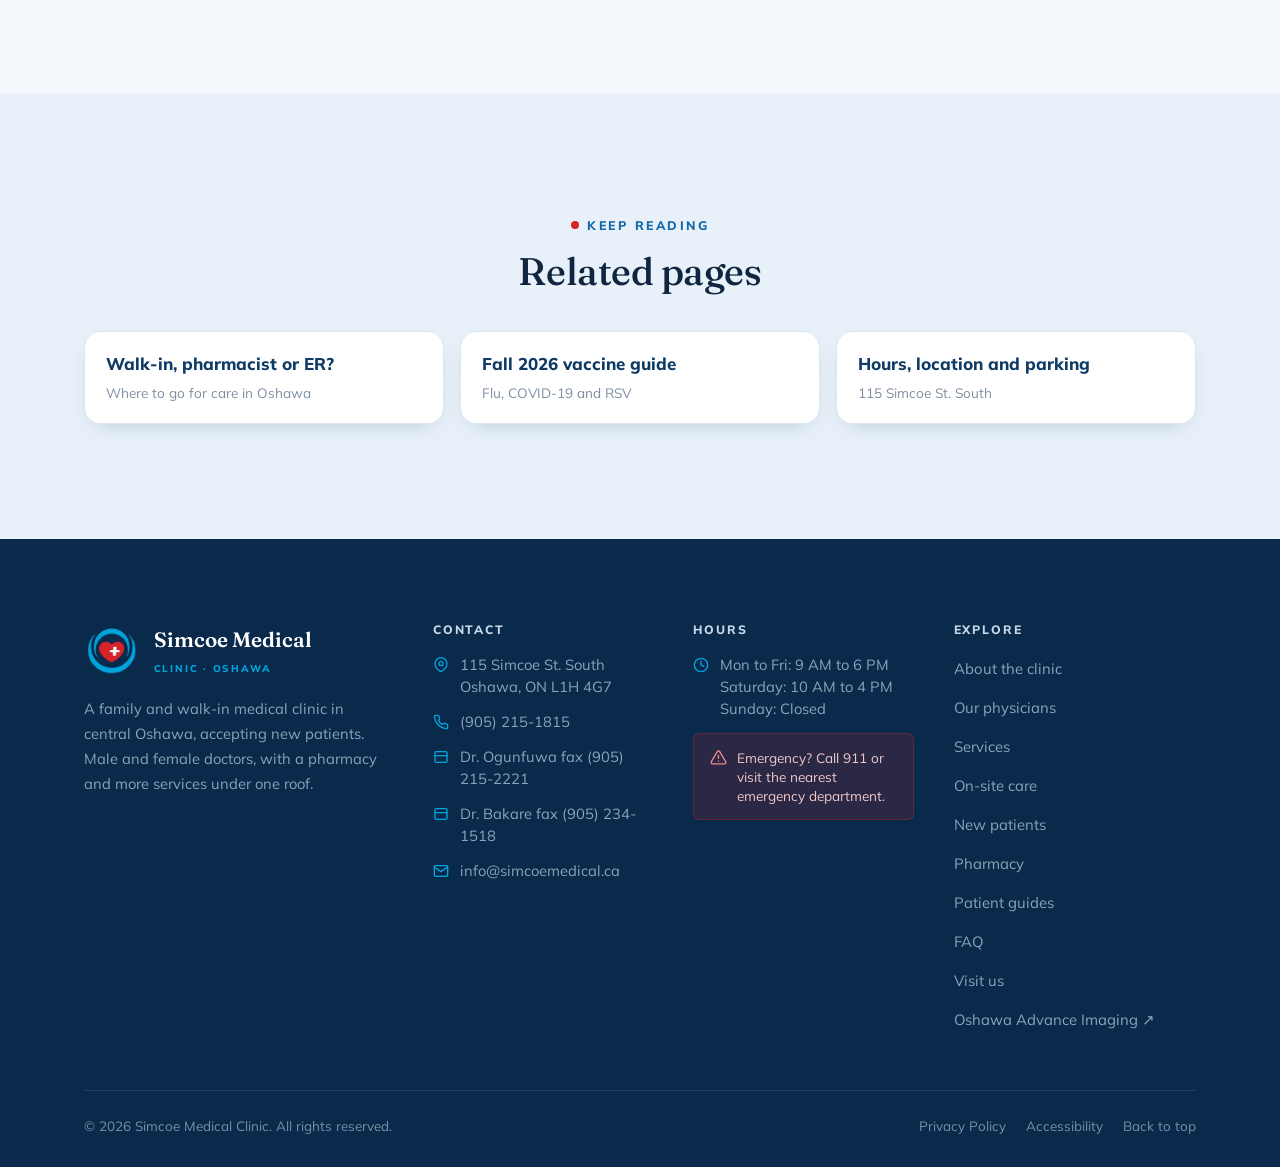
<file: child-fever-when-to-see-a-doctor-oshawa.html>
<!DOCTYPE html>
<html lang="en">
<head>
<meta charset="UTF-8">
<meta name="viewport" content="width=device-width, initial-scale=1.0">
<title>Fever in Children: When to See a Doctor in Oshawa</title>
<meta name="description" content="A parent&#x27;s guide to fever in babies and children: how to take a temperature, home care, when to see a doctor in Oshawa, and when to go to emergency.">
<meta name="theme-color" content="#0E3A66">
<meta name="robots" content="index, follow, max-image-preview:large, max-snippet:-1">
<meta name="author" content="Simcoe Medical Clinic">
<meta name="geo.region" content="CA-ON">
<meta name="geo.placename" content="Oshawa, Ontario">
<link rel="canonical" href="https://www.simcoemedical.ca/child-fever-when-to-see-a-doctor-oshawa.html">
<meta property="og:type" content="article">
<meta property="og:site_name" content="Simcoe Medical Clinic">
<meta property="og:locale" content="en_CA">
<meta property="og:title" content="Fever in Children: When to See a Doctor in Oshawa">
<meta property="og:description" content="How to take your child&#x27;s temperature, how to care for a fever at home, and the clear signs that mean it is time to see a doctor or go to emergency.">
<meta property="og:url" content="https://www.simcoemedical.ca/child-fever-when-to-see-a-doctor-oshawa.html">
<meta property="og:image" content="https://www.simcoemedical.ca/images/welcome.jpg">
<meta name="twitter:card" content="summary_large_image">
<meta name="twitter:title" content="Fever in Children: When to See a Doctor in Oshawa">
<meta name="twitter:description" content="How to take your child&#x27;s temperature, how to care for a fever at home, and the clear signs that mean it is time to see a doctor or go to emergency.">
<meta name="twitter:image" content="https://www.simcoemedical.ca/images/welcome.jpg">
<link rel="icon" href="logo.png" type="image/png">
<link rel="apple-touch-icon" href="logo.png">
<link rel="preconnect" href="https://fonts.googleapis.com">
<link rel="preconnect" href="https://fonts.gstatic.com" crossorigin>
<link href="https://fonts.googleapis.com/css2?family=Fraunces:ital,opsz,wght@0,9..144,400;0,9..144,500;0,9..144,600;0,9..144,700&family=Mulish:wght@400;500;600;700;800&display=swap" rel="stylesheet">
<link rel="stylesheet" href="styles.css">
<script type="application/ld+json">{"@context":"https://schema.org","@type":"BreadcrumbList","itemListElement":[{"@type":"ListItem","position":1,"name":"Home","item":"https://www.simcoemedical.ca/"},{"@type":"ListItem","position":2,"name":"Patient Guides","item":"https://www.simcoemedical.ca/blog.html"},{"@type":"ListItem","position":3,"name":"Fever in Children: When to Care at Home, See a Doctor, or Go to Emergency","item":"https://www.simcoemedical.ca/child-fever-when-to-see-a-doctor-oshawa.html"}]}</script>
<script type="application/ld+json">{"@context":"https://schema.org","@type":"BlogPosting","headline":"Fever in Children: When to Care at Home, See a Doctor, or Go to Emergency","description":"A parent's guide to fever in babies and children: how to take a temperature, home care, when to see a doctor in Oshawa, and when to go to emergency.","image":["https://www.simcoemedical.ca/images/welcome.jpg"],"datePublished":"2026-10-13","dateModified":"2026-10-13","inLanguage":"en-CA","wordCount":2020,"mainEntityOfPage":{"@type":"WebPage","@id":"https://www.simcoemedical.ca/child-fever-when-to-see-a-doctor-oshawa.html"},"author":{"@type":"Organization","name":"Simcoe Medical Clinic","url":"https://www.simcoemedical.ca/"},"publisher":{"@type":"MedicalClinic","name":"Simcoe Medical Clinic","url":"https://www.simcoemedical.ca/","logo":{"@type":"ImageObject","url":"https://www.simcoemedical.ca/logo.png"},"telephone":"+1-905-215-1815","address":{"@type":"PostalAddress","streetAddress":"115 Simcoe St. South","addressLocality":"Oshawa","addressRegion":"ON","postalCode":"L1H 4G7","addressCountry":"CA"}},"isPartOf":{"@type":"Blog","@id":"https://www.simcoemedical.ca/blog.html","name":"Simcoe Medical Clinic Patient Guides"}}</script>
<script type="application/ld+json">{"@context":"https://schema.org","@type":"FAQPage","mainEntity":[{"@type":"Question","name":"How high is too high for a child's fever?","acceptedAnswer":{"@type":"Answer","text":"The number alone does not tell you how sick a child is. A child with a high fever who is drinking, playing and alert is usually less concerning than a child with a lower fever who is limp or will not drink. Any fever in a baby under three months needs emergency care, and any fever in a baby under six months needs a doctor's visit."}},{"@type":"Question","name":"Should I alternate acetaminophen and ibuprofen?","acceptedAnswer":{"@type":"Answer","text":"Most children only need one medicine, given at the right dose for their weight. Alternating the two increases the chance of a dosing mistake. Only alternate if a doctor has advised it for your child, and keep a written record of every dose and the time it was given."}},{"@type":"Question","name":"Can teething cause a fever?","acceptedAnswer":{"@type":"Answer","text":"Teething can make babies fussy and may raise their temperature very slightly, but it does not cause a true fever. If your teething baby has a fever, look for another cause and see a doctor if your baby is under six months or seems unwell."}},{"@type":"Question","name":"When can my child go back to school or daycare?","acceptedAnswer":{"@type":"Answer","text":"Most schools and daycares ask that children stay home until they have been fever free for 24 hours without fever medicine, and are well enough to take part in normal activities. Check your school's or daycare's own policy."}},{"@type":"Question","name":"Do I need an appointment to bring my child in?","acceptedAnswer":{"@type":"Answer","text":"No. You can walk in during clinic hours, Monday to Friday from 9:00 AM to 6:00 PM and Saturday from 10:00 AM to 4:00 PM. Booking online can shorten your wait, and you can request a male or female doctor."}},{"@type":"Question","name":"Does a fever mean my child needs antibiotics?","acceptedAnswer":{"@type":"Answer","text":"Usually not. Most fevers in children are caused by viruses, and antibiotics do not work against viruses. Your doctor will examine your child and prescribe an antibiotic only if there are signs of a bacterial infection, such as some ear or throat infections."}}]}</script>
</head>
<body>

<div class="scroll-prog" id="scrollProg"></div>

<!-- TOP RIBBON -->
<div class="ribbon">
  <div class="wrap">
    <span class="r-left"><span class="dot"></span> Now accepting new patients in central Oshawa</span>
    <span class="r-right">
      <a href="tel:+19052151815"><svg viewBox="0 0 24 24" fill="none" stroke="currentColor" stroke-width="2" stroke-linecap="round" stroke-linejoin="round"><path d="M22 16.92v3a2 2 0 0 1-2.18 2 19.79 19.79 0 0 1-8.63-3.07 19.5 19.5 0 0 1-6-6 19.79 19.79 0 0 1-3.07-8.67A2 2 0 0 1 4.11 2h3a2 2 0 0 1 2 1.72c.13.96.36 1.9.7 2.81a2 2 0 0 1-.45 2.11L8.09 9.91a16 16 0 0 0 6 6l1.27-1.27a2 2 0 0 1 2.11-.45c.91.34 1.85.57 2.81.7A2 2 0 0 1 22 16.92z"/></svg>(905) 215-1815</a>
      <span class="sep"></span>
      <a href="index.html#contact"><svg viewBox="0 0 24 24" fill="none" stroke="currentColor" stroke-width="2" stroke-linecap="round" stroke-linejoin="round"><circle cx="12" cy="12" r="10"/><polyline points="12 6 12 12 16 14"/></svg>Mon to Fri 9 to 6, Sat 10 to 4</a>
    </span>
  </div>
</div>

<!-- HEADER -->
<header class="header" id="header">
  <div class="wrap">
    <div class="bar">
      <a href="index.html" class="brand" aria-label="Simcoe Medical Clinic home">
        <img src="logo.png" alt="Simcoe Medical Clinic logo" width="55" height="46">
        <span class="bk"><b>Simcoe Medical</b><span>Clinic &middot; Oshawa</span></span>
      </a>
      <nav class="nav" aria-label="Primary">
        <a href="index.html#about">About</a>
        <a href="index.html#services">Services</a>
        <a href="index.html#new-patients">New Patients</a>
        <a href="blog.html" class="active">Guides</a>
        <a href="index.html#contact">Visit Us</a>
      </nav>
      <div class="header-cta">
        <a href="tel:+19052151815" class="callnum"><svg viewBox="0 0 24 24" fill="none" stroke="currentColor" stroke-width="2" stroke-linecap="round" stroke-linejoin="round"><path d="M22 16.92v3a2 2 0 0 1-2.18 2 19.79 19.79 0 0 1-8.63-3.07 19.5 19.5 0 0 1-6-6 19.79 19.79 0 0 1-3.07-8.67A2 2 0 0 1 4.11 2h3a2 2 0 0 1 2 1.72c.13.96.36 1.9.7 2.81a2 2 0 0 1-.45 2.11L8.09 9.91a16 16 0 0 0 6 6l1.27-1.27a2 2 0 0 1 2.11-.45c.91.34 1.85.57 2.81.7A2 2 0 0 1 22 16.92z"/></svg>(905) 215-1815</a>
        <div class="book-pair">
          <span class="bp-label">Book</span>
          <a href="https://app.avaros.ca/av/weblink/simcoe" target="_blank" rel="noopener" class="bp-btn"><svg class="bico" viewBox="0 0 24 24" fill="none" stroke="currentColor" stroke-width="2" stroke-linecap="round" stroke-linejoin="round"><circle cx="10" cy="14" r="6"/><path d="M14.5 9.5L20 4"/><path d="M16 4h4v4"/></svg>Male Doctor</a>
          <a href="https://app.avaros.ca/av/weblink/simcoemc" target="_blank" rel="noopener" class="bp-btn"><svg class="bico" viewBox="0 0 24 24" fill="none" stroke="currentColor" stroke-width="2" stroke-linecap="round" stroke-linejoin="round"><circle cx="12" cy="8" r="5"/><path d="M12 13v8"/><path d="M9 18h6"/></svg>Female Doctor</a>
        </div>
      </div>
      <button class="burger" id="burger" aria-label="Open menu" aria-expanded="false" aria-controls="mobileMenu"><span></span></button>
    </div>
  </div>
</header>

<!-- MOBILE MENU -->
<div class="mobile-menu" id="mobileMenu">
  <span class="eyebrow mm-eyebrow">Menu</span>
  <nav aria-label="Mobile">
    <a href="index.html#about" data-close>About <span>01</span></a>
    <a href="index.html#services" data-close>Services <span>02</span></a>
    <a href="index.html#on-site" data-close>On-Site Care <span>03</span></a>
    <a href="index.html#new-patients" data-close>New Patients <span>04</span></a>
    <a href="blog.html" data-close>Patient Guides <span>05</span></a>
    <a href="index.html#faq" data-close>FAQ <span>06</span></a>
    <a href="index.html#contact" data-close>Visit Us <span>07</span></a>
  </nav>
  <div class="mm-actions">
    <a href="https://app.avaros.ca/av/weblink/simcoe" target="_blank" rel="noopener" class="btn btn--red btn--block" data-close><svg class="bico" viewBox="0 0 24 24" fill="none" stroke="currentColor" stroke-width="2" stroke-linecap="round" stroke-linejoin="round"><circle cx="10" cy="14" r="6"/><path d="M14.5 9.5L20 4"/><path d="M16 4h4v4"/></svg>Book a Male Doctor</a>
    <a href="https://app.avaros.ca/av/weblink/simcoemc" target="_blank" rel="noopener" class="btn btn--navy btn--block" data-close><svg class="bico" viewBox="0 0 24 24" fill="none" stroke="currentColor" stroke-width="2" stroke-linecap="round" stroke-linejoin="round"><circle cx="12" cy="8" r="5"/><path d="M12 13v8"/><path d="M9 18h6"/></svg>Book a Female Doctor</a>
    <a href="tel:+19052151815" class="btn btn--outline btn--block">Call (905) 215-1815</a>
    <div class="mm-contact">115 Simcoe St. South, Oshawa, ON<br><a href="mailto:info@simcoemedical.ca">info@simcoemedical.ca</a></div>
  </div>
</div>


<main id="top">

<section class="page-head">
  <div class="wrap">
    <div class="crumbs"><a href="index.html">Home</a><span class="sep">/</span><a href="blog.html">Patient Guides</a><span class="sep">/</span>Patient Guide</div>
    <span class="eyebrow on-dark">Patient Guide</span>
    <h1 class="h-xl">Fever in Children: When to Care at Home, See a Doctor, or Go to Emergency</h1>
    <p>Fever season has arrived in Durham Region. Here is how to measure a fever properly, keep your child comfortable at home, and recognize the signs that mean it is time to see a doctor, or to go straight to emergency.</p>
    <div class="post-meta">
      <b>By the team at Simcoe Medical Clinic</b><span class="dot"></span>
      <time datetime="2026-10-13">October 13, 2026</time><span class="dot"></span><span>10 minute read</span>
    </div>
  </div>
</section>

<section class="section">
  <div class="wrap">
    <div class="art-grid">
      <article class="art-body">
        <figure class="art-hero">
          <img src="images/welcome.jpg" alt="A smiling caregiver with a young child at Simcoe Medical Clinic in Oshawa" width="1400" height="933" fetchpriority="high" decoding="async">
          <figcaption>We see children of all ages as walk-ins or booked visits, including babies with a first fever. Arabic is spoken at the clinic.</figcaption>
        </figure>

        <div class="keypoints">
          <h2>The short version</h2>
          <ul>
            <li>Most fevers in children are caused by common viruses and get better on their own within two or three days.</li>
            <li>How your child looks and acts tells you more than the number on the thermometer.</li>
            <li>A baby under three months with any fever should be seen right away, at an emergency department. A baby under six months with a fever should always see a doctor.</li>
            <li>See a doctor if a fever lasts longer than 48 to 72 hours, keeps coming back, or comes with ear pain, a sore throat, pain when peeing or a rash.</li>
            <li>Acetaminophen or ibuprofen can make your child more comfortable. Dose by weight, never give ASA (Aspirin), and do not give ibuprofen to a baby under six months without asking a doctor first.</li>
            <li>Call 911 or go to emergency for trouble breathing, a child who is very hard to wake, a stiff neck, a seizure, or a purple rash that does not fade when you press on it.</li>
          </ul>
        </div>

        <p class="art-lead">Every parent knows the moment: you rest a hand on a forehead at bedtime and it is far too warm. Fever is one of the most common reasons families walk through our door between October and April, and one of the most common reasons parents lie awake wondering whether they should be in an emergency department instead.</p>

        <p>This guide is what our doctors tell parents in the exam room. It covers what a fever actually is, how to measure it properly, how to care for your child at home, and the clear signs that mean it is time to see a doctor or go to emergency. Save it to your phone now. It is far easier to read at 3 PM than at 3 AM.</p>

        <h2 id="what">What a fever is, and what it is not</h2>
        <p>A fever is not an illness. It is a sign that your child's immune system is fighting one, usually a cold, flu, COVID-19, RSV or another common virus. Raising the body's temperature is part of how the immune system works, and a fever on its own does not harm the brain or body.</p>
        <p>That is why doctors pay more attention to how a child is behaving than to the exact reading. A toddler with a temperature of 39.5&deg;C who is still playing, drinking and making eye contact is usually less worrying than a child at 38.3&deg;C who is limp, pale and will not drink. Watch the whole child, especially once the fever has been brought down with medicine. A child who perks up when the fever drops is reassuring. A child who stays listless is not.</p>

        <h2 id="measure">How to take your child's temperature</h2>
        <p>The right method depends on your child's age. The Canadian Paediatric Society recommends the following, and it is the same approach we use in clinic.</p>

        <div class="tbl-wrap">
          <p class="tbl-hint">Scroll sideways to see the full table.</p>
          <div class="tbl-scroll">
            <table class="tbl">
              <caption>Recommended methods for taking a temperature, by age. Source: Canadian Paediatric Society.</caption>
              <thead><tr><th scope="col">Age</th><th scope="col">Most accurate</th><th scope="col">Other options</th></tr></thead>
              <tbody>
                <tr><th scope="row">Birth to 2 years</th><td>Rectal</td><td>Armpit, for screening</td></tr>
                <tr><th scope="row">2 to 5 years</th><td>Rectal</td><td>Ear or armpit</td></tr>
                <tr><th scope="row">Over 5 years</th><td>Mouth (oral)</td><td>Ear or armpit</td></tr>
              </tbody>
            </table>
          </div>
        </div>

        <p><strong>What counts as a fever.</strong> A rectal or ear reading above 37.9&deg;C, or a mouth or armpit reading above 37.5&deg;C. Armpit and ear readings are less reliable than rectal or oral ones, so if your child feels hot and seems unwell but the armpit reading is normal, check again with a more accurate method. Forehead strips are not reliable and should not be used to decide whether your child has a fever.</p>
        <p>Use a digital thermometer, never a glass mercury one, and keep a note of each reading and the time. If you come in to see us, that note and a list of any medicine you have given, with the times, are the two most useful things you can bring.</p>

        <h2 id="home">Caring for a feverish child at home</h2>
        <p>Most children with a fever can be cared for at home if they are drinking well and otherwise seem like themselves. The goal is comfort, not a normal number.</p>
        <ul>
          <li><strong>Offer fluids often.</strong> Small, frequent sips of water, milk, oral rehydration solution or diluted juice. Keep breastfeeding or bottle feeding babies as usual. Ice pops count.</li>
          <li><strong>Dress them lightly.</strong> Remove extra blankets and heavy layers, but do not strip a child completely. Shivering raises body temperature.</li>
          <li><strong>Skip cold baths and alcohol rubs.</strong> They make children uncomfortable, can cause shivering, and alcohol can be absorbed through the skin.</li>
          <li><strong>Let them rest.</strong> There is no need to wake a sleeping child to give medicine or check their temperature, unless your doctor has asked you to.</li>
        </ul>
        <p><strong>Fever medicine.</strong> Acetaminophen (Tylenol, Tempra) and ibuprofen (Advil, Motrin) both lower fever for a few hours and ease aches. They do not cure the infection and are not required if your child is comfortable. Dose by your child's weight, not their age, follow the package directions, and use the measuring device that comes with the product. Ibuprofen should only be given to a child who is drinking reasonably well, and not to babies under six months without first speaking to a doctor. Never give ASA (Aspirin) to a child or teenager. It is linked to Reye's syndrome, a rare but serious illness that can damage the liver and brain.</p>

        <figure class="art-fig"><img src="images/pharmacy.jpg" alt="A pharmacist holding organized medication at Oshawa People Pharmacy inside Simcoe Medical Clinic" width="1300" height="885" loading="lazy" decoding="async"><figcaption>Not sure of the right dose for your child's weight? The pharmacists at Oshawa People Pharmacy, inside our clinic, can check it with you.</figcaption></figure>

        <h2 id="doctor">When to see a doctor</h2>
        <p>Book an appointment or walk in during clinic hours if your child has a fever and any of the following:</p>
        <ul>
          <li>Is between three and six months old. Babies this young should always be seen by a doctor when they have a fever.</li>
          <li>Has had a fever for more than 48 to 72 hours, or the fever went away for a day and then came back.</li>
          <li>Has ear pain, a sore throat, pain or crying when peeing, or a new rash.</li>
          <li>Is unusually cranky, fussy or irritable, or unusually sleepy, even after a dose of fever medicine.</li>
          <li>Has a cough or wheeze that is not settling.</li>
          <li>Has a chronic condition such as heart or lung disease, or a weakened immune system, or has recently travelled outside Canada.</li>
          <li>You are worried. You know your child best, and that is reason enough to have them checked.</li>
        </ul>
        <p>If you are unsure whether your child needs to be seen today, you can call Health811 by dialling 811 at any hour to speak with a registered nurse. Our guide to <a href="walk-in-clinic-pharmacist-or-emergency-room-oshawa.html">choosing between a walk-in clinic, a pharmacist and the emergency room</a> walks through the options in more detail.</p>

        <h2 id="emergency">When to go to emergency or call 911</h2>
        <div class="alert"><svg viewBox="0 0 24 24" fill="none" stroke="currentColor" stroke-width="2" stroke-linecap="round" stroke-linejoin="round"><path d="M10.29 3.86L1.82 18a2 2 0 0 0 1.71 3h16.94a2 2 0 0 0 1.71-3L13.71 3.86a2 2 0 0 0-3.42 0z"/><line x1="12" y1="9" x2="12" y2="13"/><line x1="12" y1="17" x2="12.01" y2="17"/></svg><p><strong>Do not wait for a clinic appointment if any of these apply.</strong> Go to the nearest emergency department, or call 911 if your child is struggling to breathe, will not wake up, or is having a seizure that lasts more than five minutes.</p></div>
        <ul>
          <li>A baby <strong>under three months</strong> with any fever.</li>
          <li>Fast, hard or noisy breathing, the skin pulling in between the ribs, or blue or grey lips.</li>
          <li>Very hard to wake, floppy, or not responding to you normally.</li>
          <li>A stiff neck, a severe headache, or a purple or red rash of tiny spots that does not fade when you press a clear glass against it.</li>
          <li>Signs of dehydration: very few wet diapers or no pee for eight hours or more, a dry mouth, no tears when crying, or a sunken soft spot on a baby's head.</li>
          <li>A seizure, especially a first one.</li>
          <li>Constant crying that you cannot settle, or a child who seems to be in severe pain.</li>
        </ul>
        <p><strong>A word about febrile seizures.</strong> A small number of young children, usually between six months and five years, have a seizure when their temperature rises quickly. It is frightening to watch, and most febrile seizures stop on their own within a few minutes and cause no lasting harm. Lay your child on their side on a safe surface, do not put anything in their mouth, and time it. Call 911 if it lasts more than five minutes, if your child has trouble breathing afterwards, or if it is their first seizure. Every first seizure needs a medical assessment.</p>

        <h2 id="season">Why this season is busier than most</h2>
        <p>From October onward, flu, COVID-19 and RSV all circulate at once, on top of the usual colds and stomach bugs that travel through classrooms and daycares. Many children will have several fevers between now and spring. That is normal, and most will be mild.</p>
        <p>The single best thing you can do ahead of time is to make sure everyone in the house is vaccinated. The flu shot is free in Ontario for everyone six months and older, the updated COVID-19 vaccine is recommended each fall, and babies entering their first RSV season can receive protection too. Our <a href="flu-shot-fall-vaccines-oshawa-2026.html">fall 2026 vaccine guide</a> explains who qualifies and when, and we can vaccinate the whole family, including babies under two, in a single visit.</p>
        <p>Most schools and daycares ask that children stay home until they have been fever free for 24 hours without fever medicine. That rule protects other children, and it gives yours the rest they need.</p>

        <h2 id="visit">Bringing your child to Simcoe Medical Clinic</h2>
        <p>We see children of all ages, from newborns to teens, as walk-ins or booked visits, and you can request a male or female doctor when you book. Bring your child's health card, your note of temperatures and medicine times, and a favourite toy or snack for the wait. If your child has a cough or fever, let our front desk know when you arrive so we can seat you appropriately.</p>
        <p>If the doctor prescribes something, Oshawa People Pharmacy is a few steps away inside the clinic, so you can fill it and head straight home to bed. And if an ultrasound is needed, Oshawa Advance Imaging is in the same building. We are open Monday to Friday from 9:00 AM to 6:00 PM and Saturday from 10:00 AM to 4:00 PM, and Arabic is spoken at the clinic.</p>

        <div class="btn-duo" style="margin:1.6rem 0 0">
          <a href="https://app.avaros.ca/av/weblink/simcoe" target="_blank" rel="noopener" class="btn btn--red"><svg class="bico" viewBox="0 0 24 24" fill="none" stroke="currentColor" stroke-width="2" stroke-linecap="round" stroke-linejoin="round"><circle cx="10" cy="14" r="6"/><path d="M14.5 9.5L20 4"/><path d="M16 4h4v4"/></svg>Book a Male Doctor</a>
          <a href="https://app.avaros.ca/av/weblink/simcoemc" target="_blank" rel="noopener" class="btn btn--navy"><svg class="bico" viewBox="0 0 24 24" fill="none" stroke="currentColor" stroke-width="2" stroke-linecap="round" stroke-linejoin="round"><circle cx="12" cy="8" r="5"/><path d="M12 13v8"/><path d="M9 18h6"/></svg>Book a Female Doctor</a>
        </div>

        <h2 id="questions">Common questions</h2>
<div class="faq-wrap">
<div class="faq-item"><button class="faq-q" aria-expanded="false"><h3>How high is too high for a child&#x27;s fever?</h3><span class="faq-ic" aria-hidden="true"></span></button><div class="faq-a"><p>The number alone does not tell you how sick a child is. A child with a high fever who is drinking, playing and alert is usually less concerning than a child with a lower fever who is limp or will not drink. Any fever in a baby under three months needs emergency care, and any fever in a baby under six months needs a doctor&#x27;s visit.</p></div></div>
<div class="faq-item"><button class="faq-q" aria-expanded="false"><h3>Should I alternate acetaminophen and ibuprofen?</h3><span class="faq-ic" aria-hidden="true"></span></button><div class="faq-a"><p>Most children only need one medicine, given at the right dose for their weight. Alternating the two increases the chance of a dosing mistake. Only alternate if a doctor has advised it for your child, and keep a written record of every dose and the time it was given.</p></div></div>
<div class="faq-item"><button class="faq-q" aria-expanded="false"><h3>Can teething cause a fever?</h3><span class="faq-ic" aria-hidden="true"></span></button><div class="faq-a"><p>Teething can make babies fussy and may raise their temperature very slightly, but it does not cause a true fever. If your teething baby has a fever, look for another cause and see a doctor if your baby is under six months or seems unwell.</p></div></div>
<div class="faq-item"><button class="faq-q" aria-expanded="false"><h3>When can my child go back to school or daycare?</h3><span class="faq-ic" aria-hidden="true"></span></button><div class="faq-a"><p>Most schools and daycares ask that children stay home until they have been fever free for 24 hours without fever medicine, and are well enough to take part in normal activities. Check your school&#x27;s or daycare&#x27;s own policy.</p></div></div>
<div class="faq-item"><button class="faq-q" aria-expanded="false"><h3>Do I need an appointment to bring my child in?</h3><span class="faq-ic" aria-hidden="true"></span></button><div class="faq-a"><p>No. You can walk in during clinic hours, Monday to Friday from 9:00 AM to 6:00 PM and Saturday from 10:00 AM to 4:00 PM. Booking online can shorten your wait, and you can request a male or female doctor.</p></div></div>
<div class="faq-item"><button class="faq-q" aria-expanded="false"><h3>Does a fever mean my child needs antibiotics?</h3><span class="faq-ic" aria-hidden="true"></span></button><div class="faq-a"><p>Usually not. Most fevers in children are caused by viruses, and antibiotics do not work against viruses. Your doctor will examine your child and prescribe an antibiotic only if there are signs of a bacterial infection, such as some ear or throat infections.</p></div></div>
</div>

        <div class="note"><svg viewBox="0 0 24 24" fill="none" stroke="currentColor" stroke-width="2" stroke-linecap="round" stroke-linejoin="round"><circle cx="12" cy="12" r="10"/><path d="M12 16v-4M12 8h.01"/></svg><p>This article is general information for Ontario families and does not replace medical advice. Every child is different, so trust your instincts and speak with a doctor if you are worried. For medical emergencies, call 911 or visit the nearest emergency department. You can also call Health811 at 811 at any hour to speak with a registered nurse.</p></div>

        <div class="art-foot">
          <div class="byline">
            <span class="av" aria-hidden="true">SM</span>
            <div><b>The team at Simcoe Medical Clinic</b><span>Family practice and walk-in care, 115 Simcoe St. South, Oshawa.</span></div>
          </div>
          <div class="post-nav">
            <a href="flu-shot-fall-vaccines-oshawa-2026.html"><span>Previous guide</span><b>Flu shot, COVID-19 and RSV: your fall 2026 vaccine guide</b></a>
            <a href="blog.html"><span>Back to</span><b>All patient guides</b></a>
          </div>
        </div>
      </article>

      <aside>
        <div class="side-card">
          <details class="toc-t" open>
            <summary>On this page</summary>
            <ol>
        <li><a href="#what">What a fever is, and what it is not</a></li>
        <li><a href="#measure">How to take your child's temperature</a></li>
        <li><a href="#home">Caring for a feverish child at home</a></li>
        <li><a href="#doctor">When to see a doctor</a></li>
        <li><a href="#emergency">When to go to emergency or call 911</a></li>
        <li><a href="#season">Why this season is busier than most</a></li>
        <li><a href="#visit">Bringing your child to Simcoe Medical Clinic</a></li>
        <li><a href="#questions">Common questions</a></li>
            </ol>
          </details>
          <div class="divider" style="margin:1.1rem 0"></div>
          <div class="btn-duo--block" style="grid-template-columns:1fr">
            <a href="https://app.avaros.ca/av/weblink/simcoe" target="_blank" rel="noopener" class="btn btn--red btn--block"><svg class="bico" viewBox="0 0 24 24" fill="none" stroke="currentColor" stroke-width="2" stroke-linecap="round" stroke-linejoin="round"><circle cx="10" cy="14" r="6"/><path d="M14.5 9.5L20 4"/><path d="M16 4h4v4"/></svg>Book a Male Doctor</a>
            <a href="https://app.avaros.ca/av/weblink/simcoemc" target="_blank" rel="noopener" class="btn btn--navy btn--block"><svg class="bico" viewBox="0 0 24 24" fill="none" stroke="currentColor" stroke-width="2" stroke-linecap="round" stroke-linejoin="round"><circle cx="12" cy="8" r="5"/><path d="M12 13v8"/><path d="M9 18h6"/></svg>Book a Female Doctor</a>
            <a href="tel:+19052151815" class="btn btn--outline btn--block">Call (905) 215-1815</a>
          </div>
        </div>
      </aside>
    </div>
  </div>
</section>

<section class="section bg-bg2">
  <div class="wrap">
    <div class="section-head center-head" style="margin-bottom:clamp(28px,3vw,40px)">
      <span class="eyebrow center">Keep reading</span>
      <h2 class="h-lg">Related pages</h2>
    </div>
    <div class="rel-grid">
      <a href="walk-in-clinic-pharmacist-or-emergency-room-oshawa.html">Walk-in, pharmacist or ER?<span>Where to go for care in Oshawa</span></a>
      <a href="flu-shot-fall-vaccines-oshawa-2026.html">Fall 2026 vaccine guide<span>Flu, COVID-19 and RSV</span></a>
      <a href="index.html#contact">Hours, location and parking<span>115 Simcoe St. South</span></a>
    </div>
  </div>
</section>

<!-- FOOTER -->
<footer class="footer">
  <div class="wrap">
    <div class="footer-top">
      <div class="footer-col">
        <div class="f-brand"><img src="logo.png" alt="Simcoe Medical Clinic logo" width="58" height="48"><div><b>Simcoe Medical</b><span>Clinic &middot; Oshawa</span></div></div>
        <p>A family and walk-in medical clinic in central Oshawa, accepting new patients. Male and female doctors, with a pharmacy and more services under one roof.</p>
      </div>
      <div class="footer-col">
        <h4>Contact</h4>
        <div class="fc-line"><svg viewBox="0 0 24 24" fill="none" stroke="currentColor" stroke-width="2" stroke-linecap="round" stroke-linejoin="round"><path d="M21 10c0 7-9 12-9 12s-9-5-9-12a9 9 0 0 1 18 0z"/><circle cx="12" cy="10" r="3"/></svg><span>115 Simcoe St. South<br>Oshawa, ON L1H 4G7</span></div>
        <div class="fc-line"><svg viewBox="0 0 24 24" fill="none" stroke="currentColor" stroke-width="2" stroke-linecap="round" stroke-linejoin="round"><path d="M22 16.92v3a2 2 0 0 1-2.18 2 19.79 19.79 0 0 1-8.63-3.07 19.5 19.5 0 0 1-6-6 19.79 19.79 0 0 1-3.07-8.67A2 2 0 0 1 4.11 2h3a2 2 0 0 1 2 1.72c.13.96.36 1.9.7 2.81a2 2 0 0 1-.45 2.11L8.09 9.91a16 16 0 0 0 6 6l1.27-1.27a2 2 0 0 1 2.11-.45c.91.34 1.85.57 2.81.7A2 2 0 0 1 22 16.92z"/></svg><a href="tel:+19052151815">(905) 215-1815</a></div>
        <div class="fc-line"><svg viewBox="0 0 24 24" fill="none" stroke="currentColor" stroke-width="2" stroke-linecap="round" stroke-linejoin="round"><rect x="3" y="4" width="18" height="16" rx="2"/><path d="M3 10h18"/></svg><span>Dr. Ogunfuwa fax (905) 215-2221</span></div>
        <div class="fc-line"><svg viewBox="0 0 24 24" fill="none" stroke="currentColor" stroke-width="2" stroke-linecap="round" stroke-linejoin="round"><rect x="3" y="4" width="18" height="16" rx="2"/><path d="M3 10h18"/></svg><span>Dr. Bakare fax (905) 234-1518</span></div>
        <div class="fc-line"><svg viewBox="0 0 24 24" fill="none" stroke="currentColor" stroke-width="2" stroke-linecap="round" stroke-linejoin="round"><path d="M4 4h16a2 2 0 0 1 2 2v12a2 2 0 0 1-2 2H4a2 2 0 0 1-2-2V6a2 2 0 0 1 2-2z"/><polyline points="22 6 12 13 2 6"/></svg><a href="mailto:info@simcoemedical.ca">info@simcoemedical.ca</a></div>
      </div>
      <div class="footer-col">
        <h4>Hours</h4>
        <div class="fc-line"><svg viewBox="0 0 24 24" fill="none" stroke="currentColor" stroke-width="2" stroke-linecap="round" stroke-linejoin="round"><circle cx="12" cy="12" r="10"/><polyline points="12 6 12 12 16 14"/></svg><span>Mon to Fri: 9 AM to 6 PM<br>Saturday: 10 AM to 4 PM<br>Sunday: Closed</span></div>
        <div class="footer-emergency"><svg viewBox="0 0 24 24" fill="none" stroke="currentColor" stroke-width="2" stroke-linecap="round" stroke-linejoin="round"><path d="M10.29 3.86L1.82 18a2 2 0 0 0 1.71 3h16.94a2 2 0 0 0 1.71-3L13.71 3.86a2 2 0 0 0-3.42 0z"/><line x1="12" y1="9" x2="12" y2="13"/><line x1="12" y1="17" x2="12.01" y2="17"/></svg><span>Emergency? Call 911 or visit the nearest emergency department.</span></div>
      </div>
      <div class="footer-col">
        <h4>Explore</h4>
        <ul>
          <li><a href="index.html#about">About the clinic</a></li>
          <li><a href="index.html#physicians">Our physicians</a></li>
          <li><a href="index.html#services">Services</a></li>
          <li><a href="index.html#on-site">On-site care</a></li>
          <li><a href="index.html#new-patients">New patients</a></li>
          <li><a href="index.html#pharmacy">Pharmacy</a></li>
          <li><a href="blog.html">Patient guides</a></li>
          <li><a href="index.html#faq">FAQ</a></li>
          <li><a href="index.html#contact">Visit us</a></li>
          <li><a href="https://www.oshawaadvanceimaging.ca/" target="_blank" rel="noopener">Oshawa Advance Imaging &#8599;</a></li>
        </ul>
      </div>
    </div>
    <div class="footer-bottom">
      <span>&copy; <span id="yr">2026</span> Simcoe Medical Clinic. All rights reserved.</span>
      <span class="fb-links">
        <a href="#">Privacy Policy</a>
        <a href="#">Accessibility</a>
        <a href="index.html#top">Back to top</a>
      </span>
    </div>
  </div>
</footer>


</main>

<div class="mobile-bar">
  <a href="tel:+19052151815" class="mb-call"><svg viewBox="0 0 24 24" fill="none" stroke="currentColor" stroke-width="2" stroke-linecap="round" stroke-linejoin="round"><path d="M22 16.92v3a2 2 0 0 1-2.18 2 19.79 19.79 0 0 1-8.63-3.07 19.5 19.5 0 0 1-6-6 19.79 19.79 0 0 1-3.07-8.67A2 2 0 0 1 4.11 2h3a2 2 0 0 1 2 1.72c.13.96.36 1.9.7 2.81a2 2 0 0 1-.45 2.11L8.09 9.91a16 16 0 0 0 6 6l1.27-1.27a2 2 0 0 1 2.11-.45c.91.34 1.85.57 2.81.7A2 2 0 0 1 22 16.92z"/></svg>Call</a>
  <a href="https://app.avaros.ca/av/weblink/simcoe" target="_blank" rel="noopener" class="mb-book"><svg viewBox="0 0 24 24" fill="none" stroke="currentColor" stroke-width="2" stroke-linecap="round" stroke-linejoin="round"><rect x="3" y="4" width="18" height="18" rx="2"/><line x1="16" y1="2" x2="16" y2="6"/><line x1="8" y1="2" x2="8" y2="6"/><line x1="3" y1="10" x2="21" y2="10"/></svg>Book Male</a>
  <a href="https://app.avaros.ca/av/weblink/simcoemc" target="_blank" rel="noopener" class="mb-book-f"><svg viewBox="0 0 24 24" fill="none" stroke="currentColor" stroke-width="2" stroke-linecap="round" stroke-linejoin="round"><rect x="3" y="4" width="18" height="18" rx="2"/><line x1="16" y1="2" x2="16" y2="6"/><line x1="8" y1="2" x2="8" y2="6"/><line x1="3" y1="10" x2="21" y2="10"/></svg>Book Female</a>
</div>

<button class="to-top" id="toTop" aria-label="Back to top"><svg viewBox="0 0 24 24" fill="none" stroke="currentColor" stroke-width="2.2" stroke-linecap="round" stroke-linejoin="round"><line x1="12" y1="19" x2="12" y2="5"/><polyline points="5 12 12 5 19 12"/></svg></button>

<script src="script.js"></script>
</body>
</html>
</file>
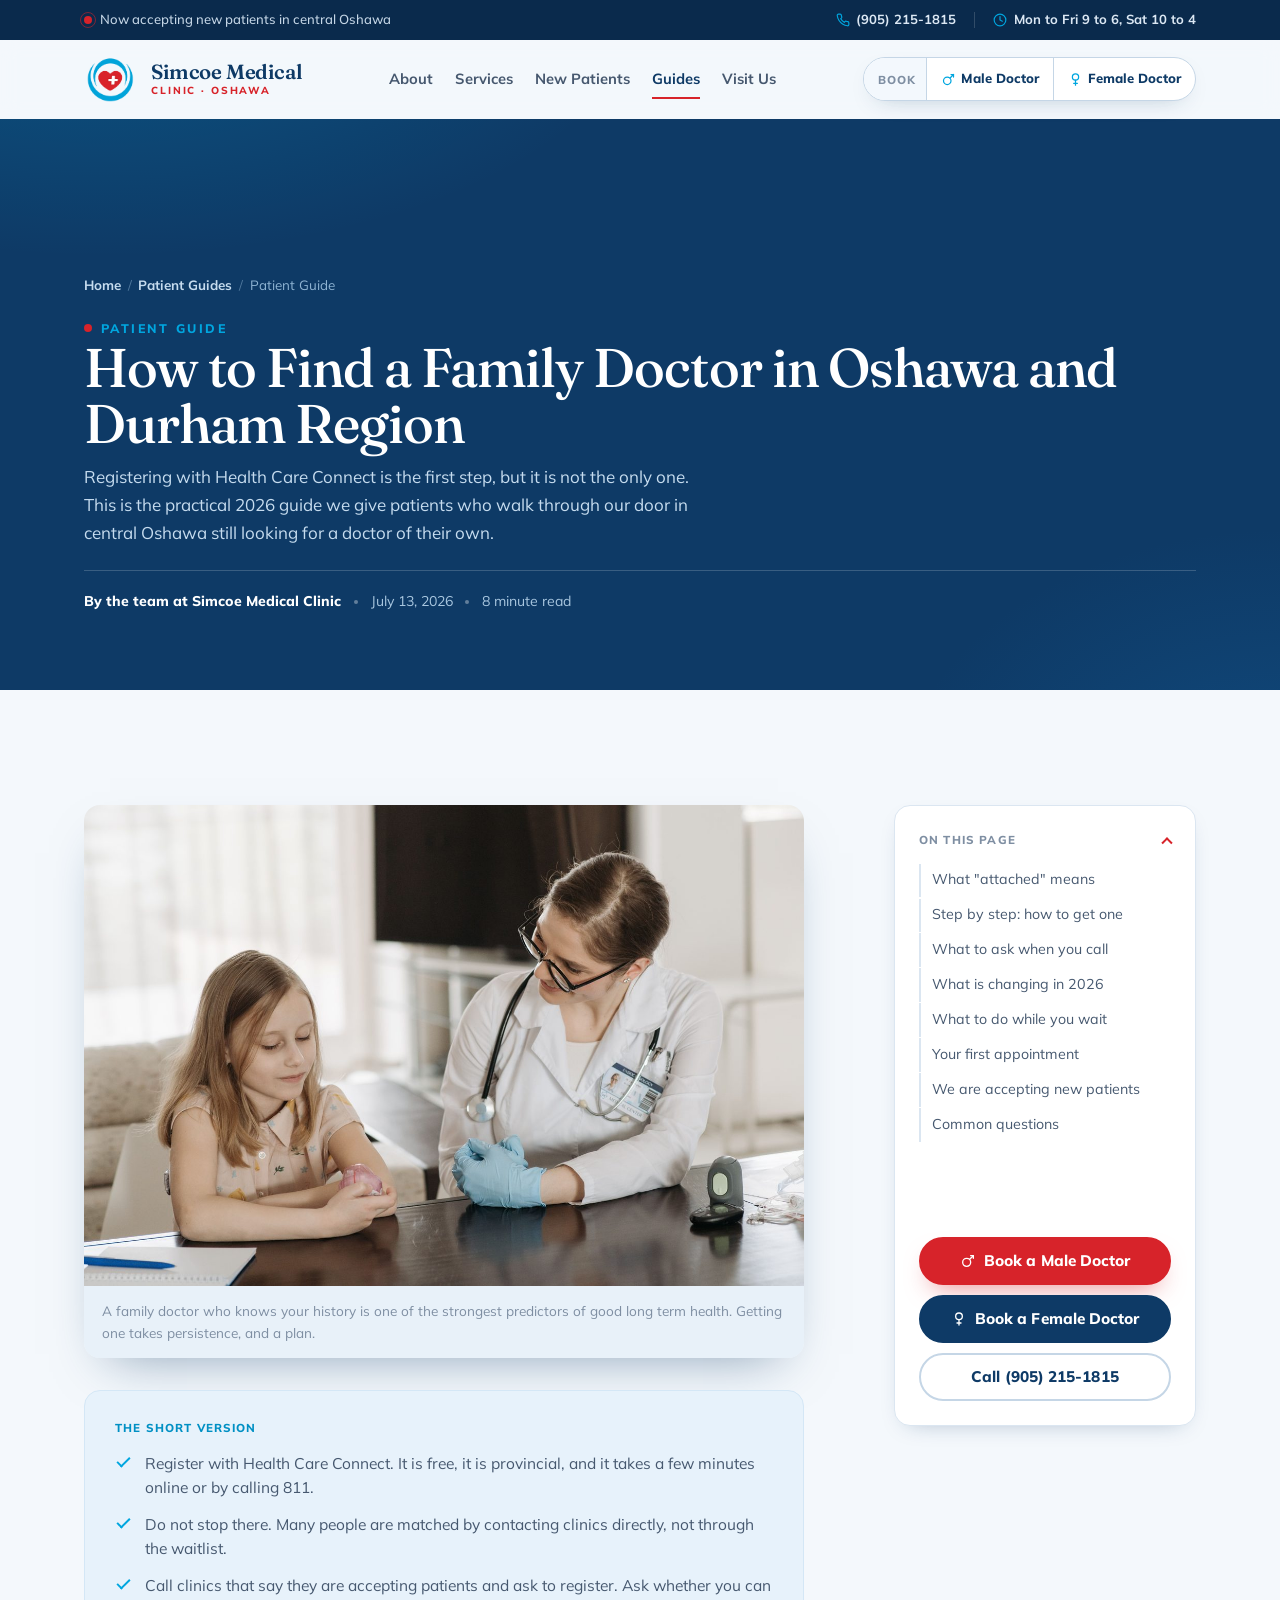
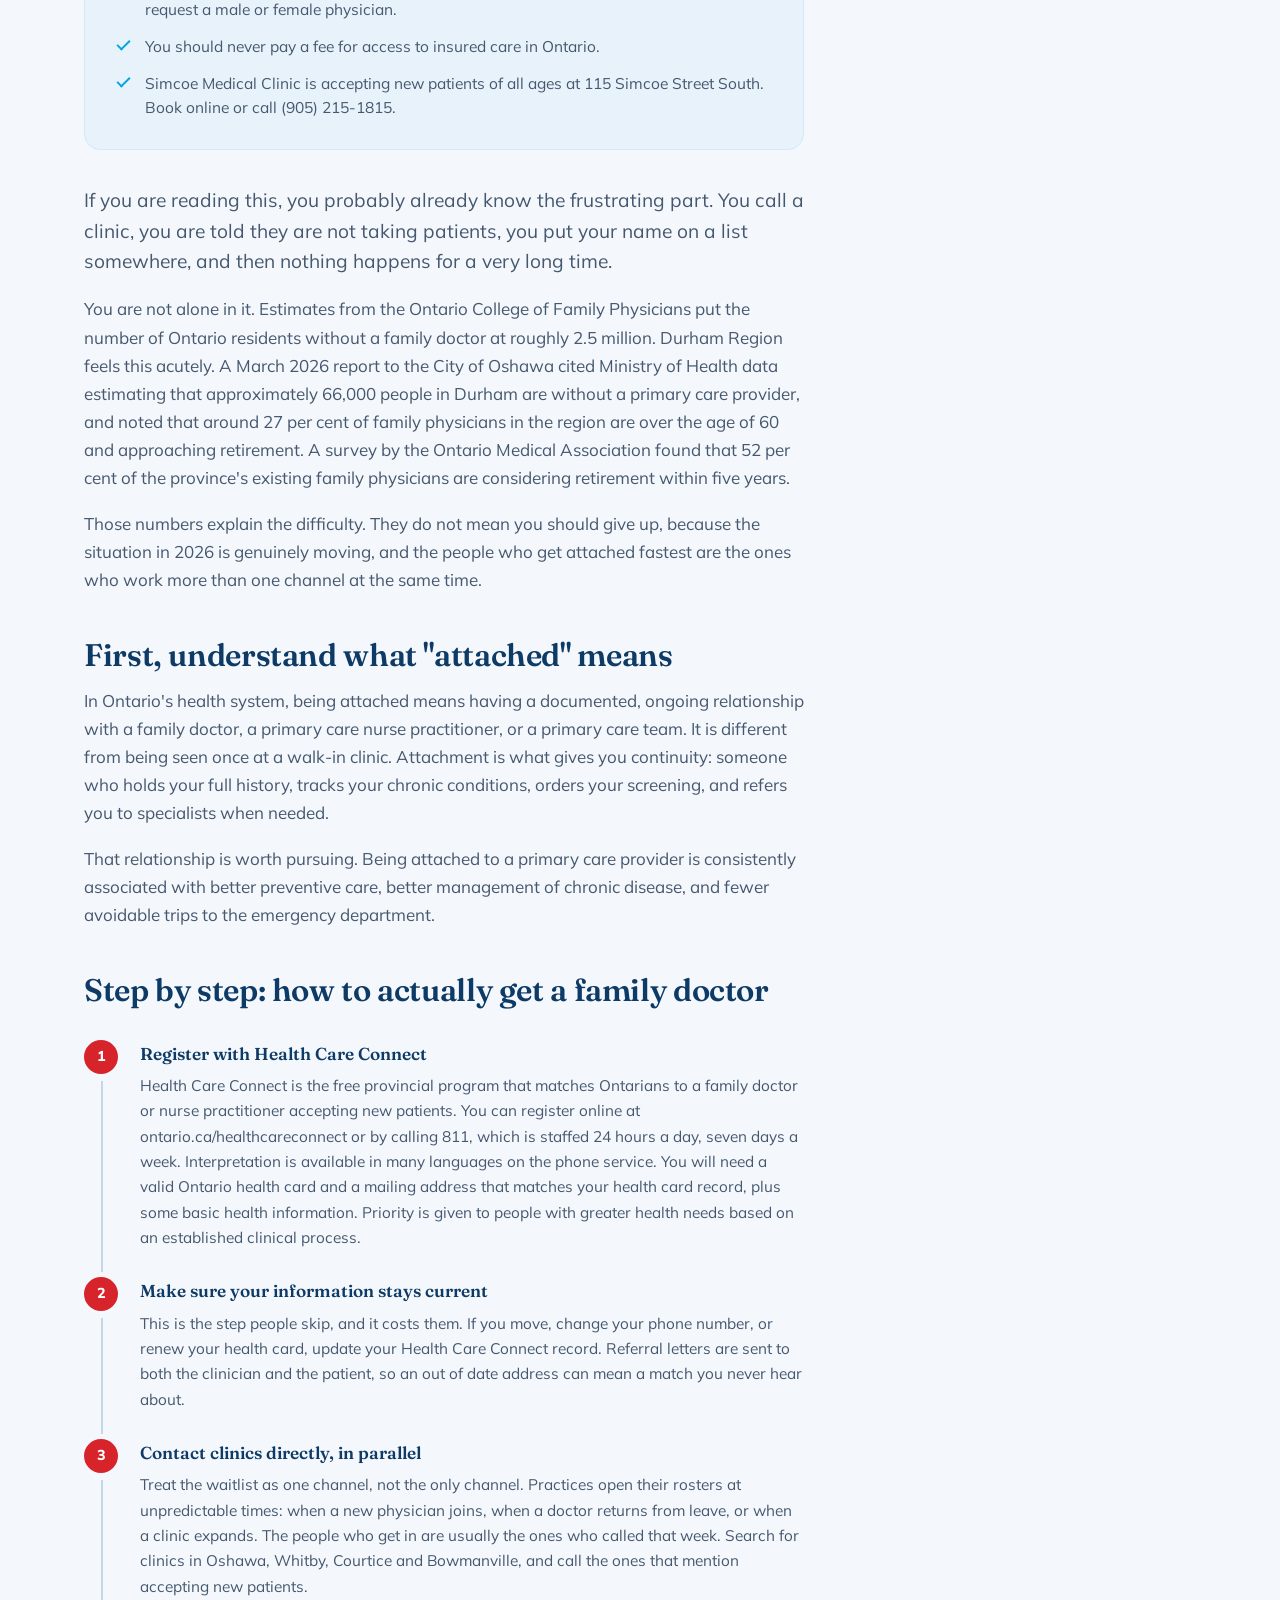
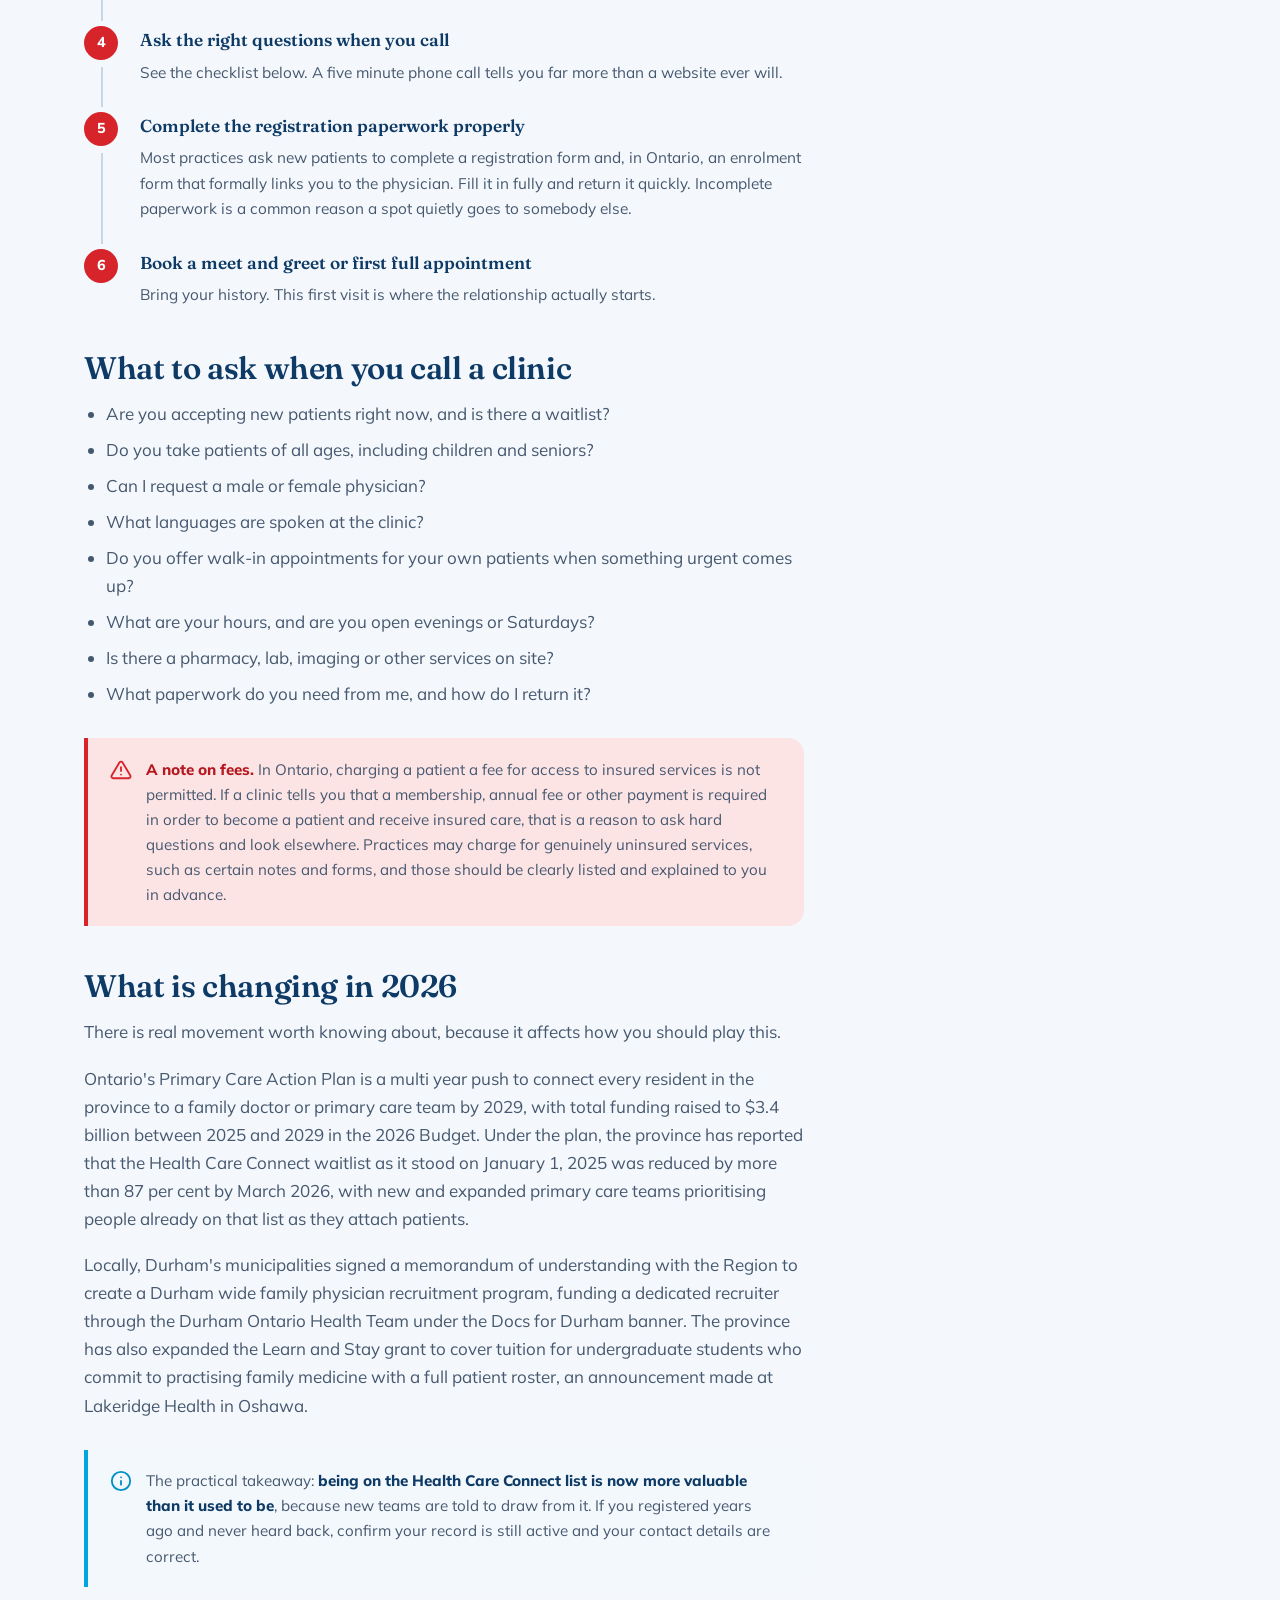
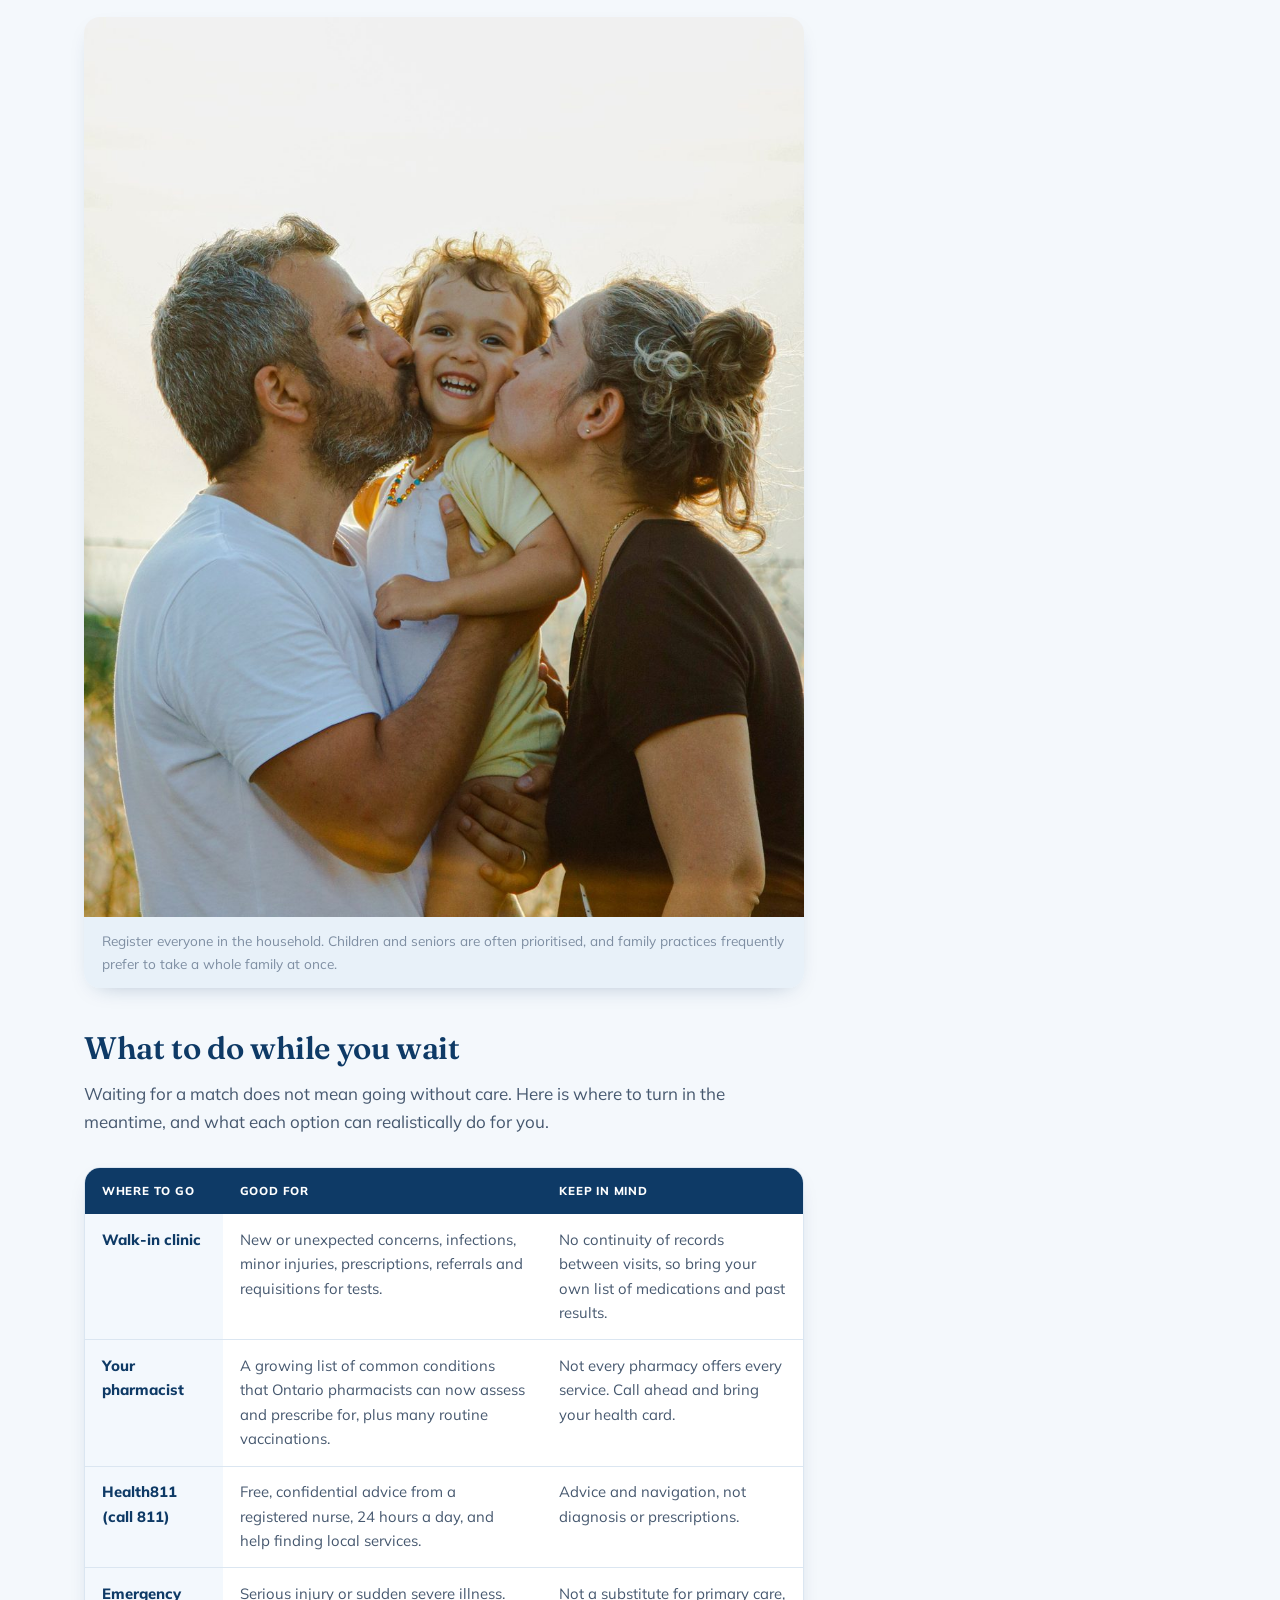
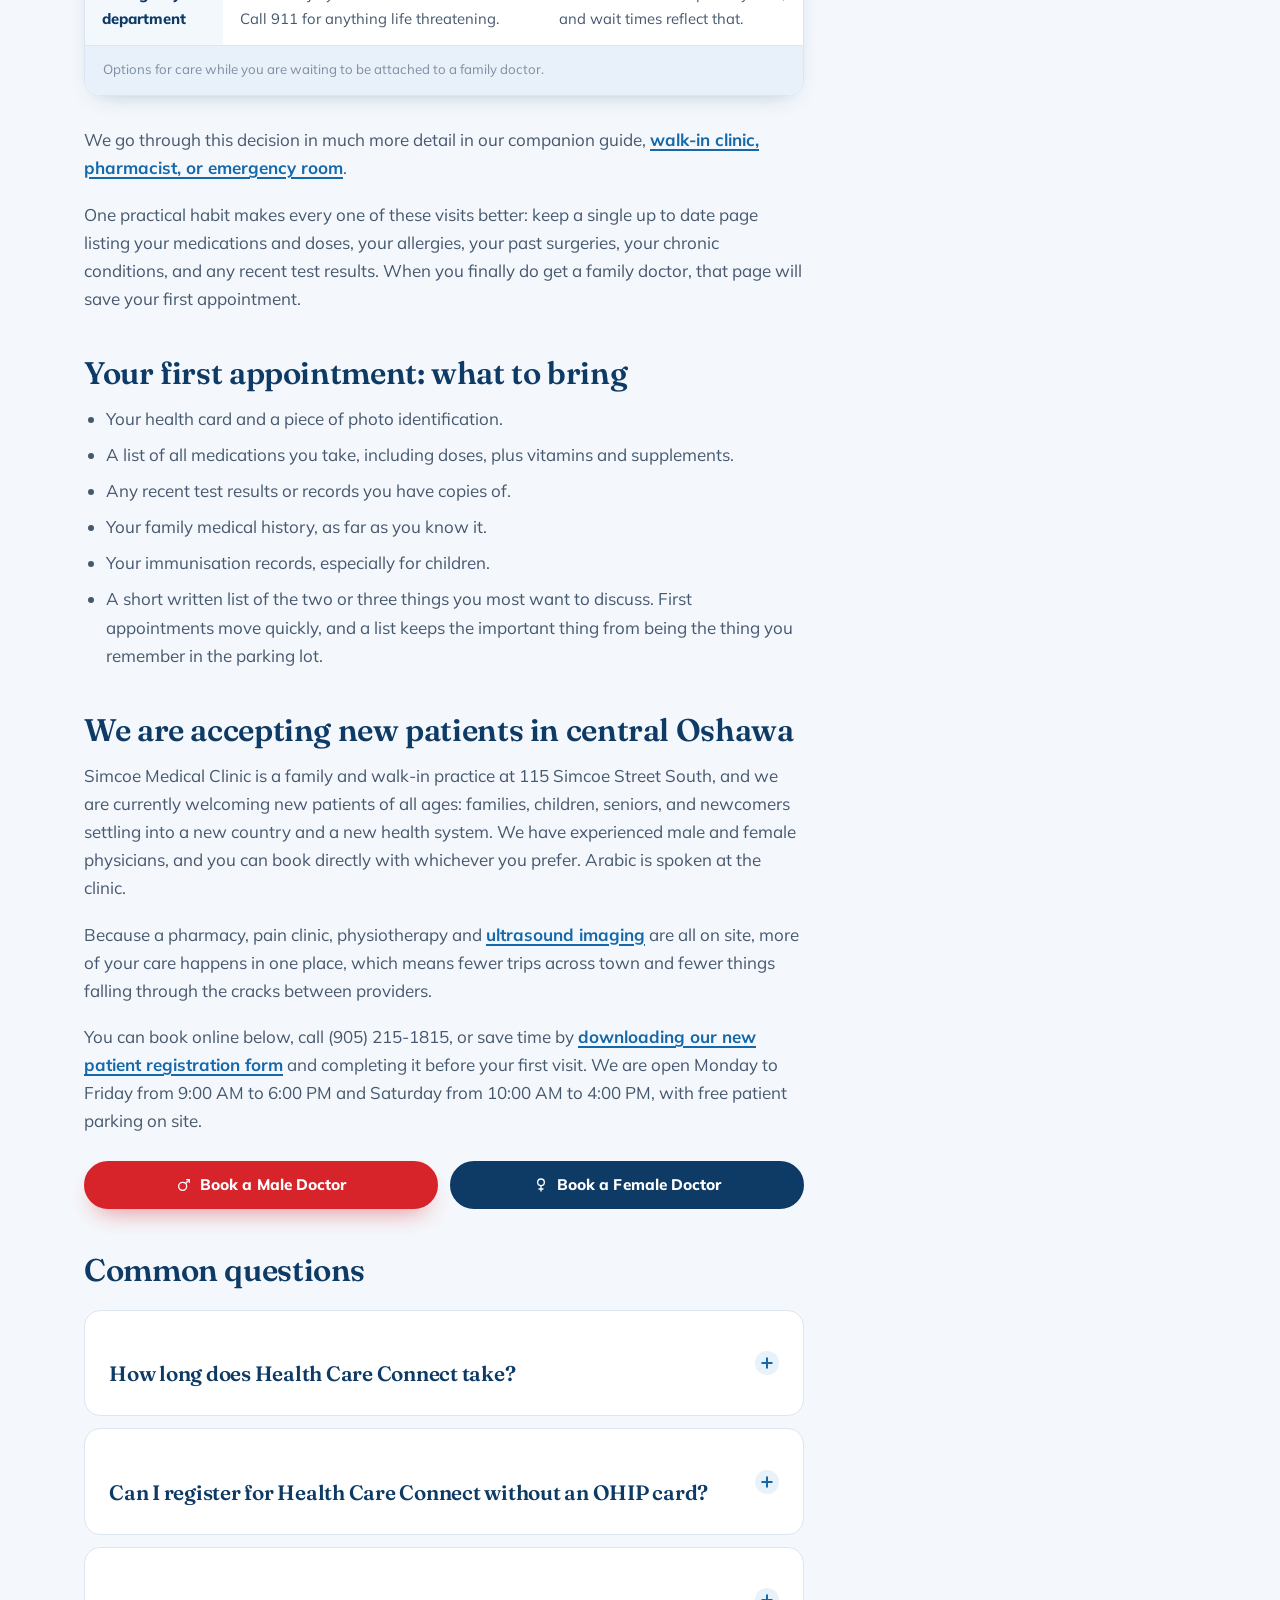
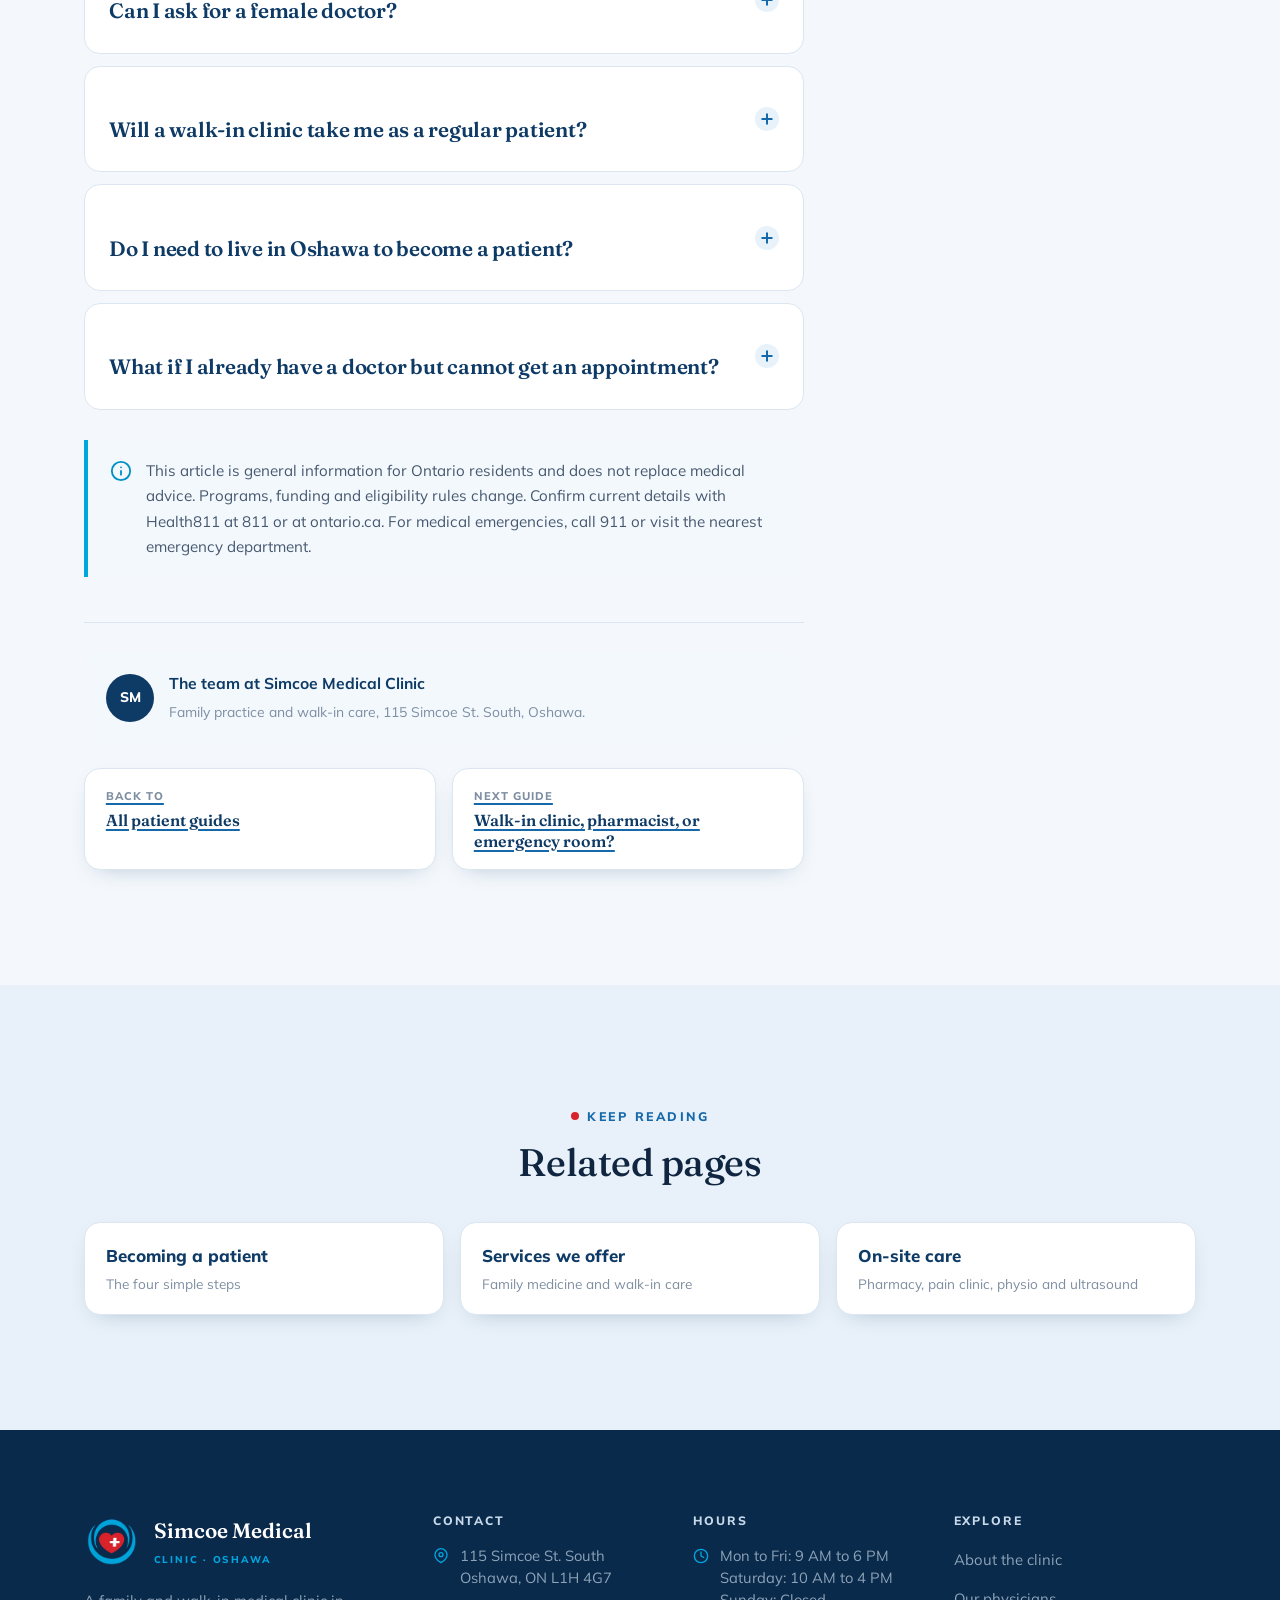
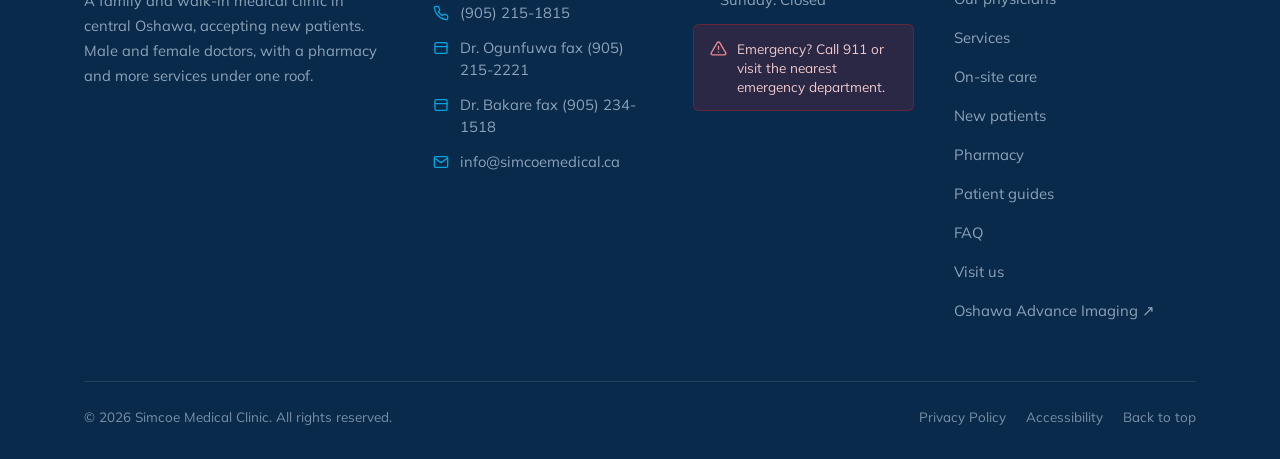
<file: find-a-family-doctor-oshawa-durham-region.html>
<!DOCTYPE html>
<html lang="en">
<head>
<meta charset="UTF-8">
<meta name="viewport" content="width=device-width, initial-scale=1.0">
<title>How to Find a Family Doctor in Oshawa and Durham Region</title>
<meta name="description" content="A practical 2026 guide to finding a family doctor in Durham Region: Health Care Connect, contacting clinics directly, what to ask, and where to get care while you wait.">
<meta name="theme-color" content="#0E3A66">
<meta name="robots" content="index, follow, max-image-preview:large, max-snippet:-1">
<meta name="author" content="Simcoe Medical Clinic">
<meta name="geo.region" content="CA-ON">
<meta name="geo.placename" content="Oshawa, Ontario">
<link rel="canonical" href="https://www.simcoemedical.ca/find-a-family-doctor-oshawa-durham-region.html">
<meta property="og:type" content="article">
<meta property="og:site_name" content="Simcoe Medical Clinic">
<meta property="og:locale" content="en_CA">
<meta property="og:title" content="How to Find a Family Doctor in Oshawa and Durham Region">
<meta property="og:description" content="A practical 2026 guide to finding a family doctor in Durham Region: Health Care Connect, contacting clinics directly, what to ask, and where to get care while you wait.">
<meta property="og:url" content="https://www.simcoemedical.ca/find-a-family-doctor-oshawa-durham-region.html">
<meta property="og:image" content="https://www.simcoemedical.ca/images/care.jpg">
<meta name="twitter:card" content="summary_large_image">
<meta name="twitter:title" content="How to Find a Family Doctor in Oshawa and Durham Region">
<meta name="twitter:description" content="A practical 2026 guide to finding a family doctor in Durham Region: Health Care Connect, contacting clinics directly, what to ask, and where to get care while you wait.">
<meta name="twitter:image" content="https://www.simcoemedical.ca/images/care.jpg">
<link rel="icon" href="logo.png" type="image/png">
<link rel="apple-touch-icon" href="logo.png">
<link rel="preconnect" href="https://fonts.googleapis.com">
<link rel="preconnect" href="https://fonts.gstatic.com" crossorigin>
<link href="https://fonts.googleapis.com/css2?family=Fraunces:ital,opsz,wght@0,9..144,400;0,9..144,500;0,9..144,600;0,9..144,700&family=Mulish:wght@400;500;600;700;800&display=swap" rel="stylesheet">
<link rel="stylesheet" href="styles.css">
<script type="application/ld+json">{"@context":"https://schema.org","@type":"BreadcrumbList","itemListElement":[{"@type":"ListItem","position":1,"name":"Home","item":"https://www.simcoemedical.ca/"},{"@type":"ListItem","position":2,"name":"Patient Guides","item":"https://www.simcoemedical.ca/blog.html"},{"@type":"ListItem","position":3,"name":"How to Find a Family Doctor in Oshawa and Durham Region","item":"https://www.simcoemedical.ca/find-a-family-doctor-oshawa-durham-region.html"}]}</script>
<script type="application/ld+json">{"@context":"https://schema.org","@type":"BlogPosting","headline":"How to Find a Family Doctor in Oshawa and Durham Region","description":"A practical 2026 guide to finding a family doctor in Durham Region: Health Care Connect, contacting clinics directly, what to ask, and where to get care while you wait.","image":["https://www.simcoemedical.ca/images/care.jpg"],"datePublished":"2026-07-13","dateModified":"2026-07-13","inLanguage":"en-CA","wordCount":1900,"mainEntityOfPage":{"@type":"WebPage","@id":"https://www.simcoemedical.ca/find-a-family-doctor-oshawa-durham-region.html"},"author":{"@type":"Organization","name":"Simcoe Medical Clinic","url":"https://www.simcoemedical.ca/"},"publisher":{"@type":"MedicalClinic","name":"Simcoe Medical Clinic","url":"https://www.simcoemedical.ca/","logo":{"@type":"ImageObject","url":"https://www.simcoemedical.ca/logo.png"},"telephone":"+1-905-215-1815","address":{"@type":"PostalAddress","streetAddress":"115 Simcoe St. South","addressLocality":"Oshawa","addressRegion":"ON","postalCode":"L1H 4G7","addressCountry":"CA"}},"isPartOf":{"@type":"Blog","@id":"https://www.simcoemedical.ca/blog.html","name":"Simcoe Medical Clinic Patient Guides"}}</script>
<script type="application/ld+json">{"@context":"https://schema.org","@type":"FAQPage","mainEntity":[{"@type":"Question","name":"How long does Health Care Connect take?","acceptedAnswer":{"@type":"Answer","text":"There is no guaranteed timeline, and it varies by community and by health need. Priority is given to people with greater health needs. The province has reported significant reductions in the waitlist through 2025 and into 2026 as new primary care teams come online, but registering and then also approaching clinics directly remains the fastest approach."}},{"@type":"Question","name":"Can I register for Health Care Connect without an OHIP card?","acceptedAnswer":{"@type":"Answer","text":"A valid Ontario health card is required to register. If you are new to Ontario and do not yet have coverage, apply through ServiceOntario as soon as you are eligible, and in the meantime a walk-in clinic can still see you. Ask about fees before your visit if you are not yet covered."}},{"@type":"Question","name":"Can I ask for a female doctor?","acceptedAnswer":{"@type":"Answer","text":"Yes. At Simcoe Medical Clinic we have both male and female physicians, and you can book directly with your preference using our online booking links. Many patients find certain visits easier with a doctor they feel most comfortable with, and that is a completely reasonable thing to ask for."}},{"@type":"Question","name":"Will a walk-in clinic take me as a regular patient?","acceptedAnswer":{"@type":"Answer","text":"Some practices offer both walk-in and family practice, and being seen as a walk-in patient is sometimes a route to registering. Ask at the front desk whether the clinic is accepting new patients for ongoing care. Our clinic does both."}},{"@type":"Question","name":"Do I need to live in Oshawa to become a patient?","acceptedAnswer":{"@type":"Answer","text":"Not necessarily. We care for patients from across Durham Region, including Whitby, Courtice, Bowmanville, Ajax and Pickering. What matters most is that the location is practical for you to reach for regular appointments."}},{"@type":"Question","name":"What if I already have a doctor but cannot get an appointment?","acceptedAnswer":{"@type":"Answer","text":"Speak to the practice first, since many hold same day slots for their own patients. You can also register with Health Care Connect if you need a different provider. For anything urgent in the meantime, a walk-in clinic, your pharmacist, or Health811 at 811 can help."}}]}</script>
</head>
<body>

<div class="scroll-prog" id="scrollProg"></div>

<!-- TOP RIBBON -->
<div class="ribbon">
  <div class="wrap">
    <span class="r-left"><span class="dot"></span> Now accepting new patients in central Oshawa</span>
    <span class="r-right">
      <a href="tel:+19052151815"><svg viewBox="0 0 24 24" fill="none" stroke="currentColor" stroke-width="2" stroke-linecap="round" stroke-linejoin="round"><path d="M22 16.92v3a2 2 0 0 1-2.18 2 19.79 19.79 0 0 1-8.63-3.07 19.5 19.5 0 0 1-6-6 19.79 19.79 0 0 1-3.07-8.67A2 2 0 0 1 4.11 2h3a2 2 0 0 1 2 1.72c.13.96.36 1.9.7 2.81a2 2 0 0 1-.45 2.11L8.09 9.91a16 16 0 0 0 6 6l1.27-1.27a2 2 0 0 1 2.11-.45c.91.34 1.85.57 2.81.7A2 2 0 0 1 22 16.92z"/></svg>(905) 215-1815</a>
      <span class="sep"></span>
      <a href="index.html#contact"><svg viewBox="0 0 24 24" fill="none" stroke="currentColor" stroke-width="2" stroke-linecap="round" stroke-linejoin="round"><circle cx="12" cy="12" r="10"/><polyline points="12 6 12 12 16 14"/></svg>Mon to Fri 9 to 6, Sat 10 to 4</a>
    </span>
  </div>
</div>

<!-- HEADER -->
<header class="header" id="header">
  <div class="wrap">
    <div class="bar">
      <a href="index.html" class="brand" aria-label="Simcoe Medical Clinic home">
        <img src="logo.png" alt="Simcoe Medical Clinic logo" width="55" height="46">
        <span class="bk"><b>Simcoe Medical</b><span>Clinic &middot; Oshawa</span></span>
      </a>
      <nav class="nav" aria-label="Primary">
        <a href="index.html#about">About</a>
        <a href="index.html#services">Services</a>
        <a href="index.html#new-patients">New Patients</a>
        <a href="blog.html" class="active">Guides</a>
        <a href="index.html#contact">Visit Us</a>
      </nav>
      <div class="header-cta">
        <a href="tel:+19052151815" class="callnum"><svg viewBox="0 0 24 24" fill="none" stroke="currentColor" stroke-width="2" stroke-linecap="round" stroke-linejoin="round"><path d="M22 16.92v3a2 2 0 0 1-2.18 2 19.79 19.79 0 0 1-8.63-3.07 19.5 19.5 0 0 1-6-6 19.79 19.79 0 0 1-3.07-8.67A2 2 0 0 1 4.11 2h3a2 2 0 0 1 2 1.72c.13.96.36 1.9.7 2.81a2 2 0 0 1-.45 2.11L8.09 9.91a16 16 0 0 0 6 6l1.27-1.27a2 2 0 0 1 2.11-.45c.91.34 1.85.57 2.81.7A2 2 0 0 1 22 16.92z"/></svg>(905) 215-1815</a>
        <div class="book-pair">
          <span class="bp-label">Book</span>
          <a href="https://app.avaros.ca/av/weblink/simcoe" target="_blank" rel="noopener" class="bp-btn"><svg class="bico" viewBox="0 0 24 24" fill="none" stroke="currentColor" stroke-width="2" stroke-linecap="round" stroke-linejoin="round"><circle cx="10" cy="14" r="6"/><path d="M14.5 9.5L20 4"/><path d="M16 4h4v4"/></svg>Male Doctor</a>
          <a href="https://app.avaros.ca/av/weblink/simcoemc" target="_blank" rel="noopener" class="bp-btn"><svg class="bico" viewBox="0 0 24 24" fill="none" stroke="currentColor" stroke-width="2" stroke-linecap="round" stroke-linejoin="round"><circle cx="12" cy="8" r="5"/><path d="M12 13v8"/><path d="M9 18h6"/></svg>Female Doctor</a>
        </div>
      </div>
      <button class="burger" id="burger" aria-label="Open menu" aria-expanded="false" aria-controls="mobileMenu"><span></span></button>
    </div>
  </div>
</header>

<!-- MOBILE MENU -->
<div class="mobile-menu" id="mobileMenu">
  <span class="eyebrow mm-eyebrow">Menu</span>
  <nav aria-label="Mobile">
    <a href="index.html#about" data-close>About <span>01</span></a>
    <a href="index.html#services" data-close>Services <span>02</span></a>
    <a href="index.html#on-site" data-close>On-Site Care <span>03</span></a>
    <a href="index.html#new-patients" data-close>New Patients <span>04</span></a>
    <a href="blog.html" data-close>Patient Guides <span>05</span></a>
    <a href="index.html#faq" data-close>FAQ <span>06</span></a>
    <a href="index.html#contact" data-close>Visit Us <span>07</span></a>
  </nav>
  <div class="mm-actions">
    <a href="https://app.avaros.ca/av/weblink/simcoe" target="_blank" rel="noopener" class="btn btn--red btn--block" data-close><svg class="bico" viewBox="0 0 24 24" fill="none" stroke="currentColor" stroke-width="2" stroke-linecap="round" stroke-linejoin="round"><circle cx="10" cy="14" r="6"/><path d="M14.5 9.5L20 4"/><path d="M16 4h4v4"/></svg>Book a Male Doctor</a>
    <a href="https://app.avaros.ca/av/weblink/simcoemc" target="_blank" rel="noopener" class="btn btn--navy btn--block" data-close><svg class="bico" viewBox="0 0 24 24" fill="none" stroke="currentColor" stroke-width="2" stroke-linecap="round" stroke-linejoin="round"><circle cx="12" cy="8" r="5"/><path d="M12 13v8"/><path d="M9 18h6"/></svg>Book a Female Doctor</a>
    <a href="tel:+19052151815" class="btn btn--outline btn--block">Call (905) 215-1815</a>
    <div class="mm-contact">115 Simcoe St. South, Oshawa, ON<br><a href="mailto:info@simcoemedical.ca">info@simcoemedical.ca</a></div>
  </div>
</div>

<main id="top">

<section class="page-head">
  <div class="wrap">
    <div class="crumbs"><a href="index.html">Home</a><span class="sep">/</span><a href="blog.html">Patient Guides</a><span class="sep">/</span>Patient Guide</div>
    <span class="eyebrow on-dark">Patient Guide</span>
    <h1 class="h-xl">How to Find a Family Doctor in Oshawa and Durham Region</h1>
    <p>Registering with Health Care Connect is the first step, but it is not the only one. This is the practical 2026 guide we give patients who walk through our door in central Oshawa still looking for a doctor of their own.</p>
    <div class="post-meta">
      <b>By the team at Simcoe Medical Clinic</b><span class="dot"></span>
      <time datetime="2026-07-13">July 13, 2026</time><span class="dot"></span><span>8 minute read</span>
    </div>
  </div>
</section>

<section class="section">
  <div class="wrap">
    <div class="art-grid">
      <article class="art-body">
        <figure class="art-hero">
          <img src="images/care.jpg" alt="A family doctor listening carefully to a patient and their family" width="1400" height="935" fetchpriority="high" decoding="async">
          <figcaption>A family doctor who knows your history is one of the strongest predictors of good long term health. Getting one takes persistence, and a plan.</figcaption>
        </figure>

        <div class="keypoints">
          <h2>The short version</h2>
          <ul>
            <li>Register with Health Care Connect. It is free, it is provincial, and it takes a few minutes online or by calling 811.</li>
            <li>Do not stop there. Many people are matched by contacting clinics directly, not through the waitlist.</li>
            <li>Call clinics that say they are accepting patients and ask to register. Ask whether you can request a male or female physician.</li>
            <li>You should never pay a fee for access to insured care in Ontario.</li>
            <li>Simcoe Medical Clinic is accepting new patients of all ages at 115 Simcoe Street South. Book online or call (905) 215-1815.</li>
          </ul>
        </div>

        <p class="art-lead">If you are reading this, you probably already know the frustrating part. You call a clinic, you are told they are not taking patients, you put your name on a list somewhere, and then nothing happens for a very long time.</p>

        <p>You are not alone in it. Estimates from the Ontario College of Family Physicians put the number of Ontario residents without a family doctor at roughly 2.5 million. Durham Region feels this acutely. A March 2026 report to the City of Oshawa cited Ministry of Health data estimating that approximately 66,000 people in Durham are without a primary care provider, and noted that around 27 per cent of family physicians in the region are over the age of 60 and approaching retirement. A survey by the Ontario Medical Association found that 52 per cent of the province's existing family physicians are considering retirement within five years.</p>

        <p>Those numbers explain the difficulty. They do not mean you should give up, because the situation in 2026 is genuinely moving, and the people who get attached fastest are the ones who work more than one channel at the same time.</p>

        <h2 id="attached">First, understand what "attached" means</h2>
        <p>In Ontario's health system, being attached means having a documented, ongoing relationship with a family doctor, a primary care nurse practitioner, or a primary care team. It is different from being seen once at a walk-in clinic. Attachment is what gives you continuity: someone who holds your full history, tracks your chronic conditions, orders your screening, and refers you to specialists when needed.</p>
        <p>That relationship is worth pursuing. Being attached to a primary care provider is consistently associated with better preventive care, better management of chronic disease, and fewer avoidable trips to the emergency department.</p>

        <h2 id="steps">Step by step: how to actually get a family doctor</h2>
        <ol class="art-steps">
          <li><b>Register with Health Care Connect</b><p>Health Care Connect is the free provincial program that matches Ontarians to a family doctor or nurse practitioner accepting new patients. You can register online at ontario.ca/healthcareconnect or by calling 811, which is staffed 24 hours a day, seven days a week. Interpretation is available in many languages on the phone service. You will need a valid Ontario health card and a mailing address that matches your health card record, plus some basic health information. Priority is given to people with greater health needs based on an established clinical process.</p></li>
          <li><b>Make sure your information stays current</b><p>This is the step people skip, and it costs them. If you move, change your phone number, or renew your health card, update your Health Care Connect record. Referral letters are sent to both the clinician and the patient, so an out of date address can mean a match you never hear about.</p></li>
          <li><b>Contact clinics directly, in parallel</b><p>Treat the waitlist as one channel, not the only channel. Practices open their rosters at unpredictable times: when a new physician joins, when a doctor returns from leave, or when a clinic expands. The people who get in are usually the ones who called that week. Search for clinics in Oshawa, Whitby, Courtice and Bowmanville, and call the ones that mention accepting new patients.</p></li>
          <li><b>Ask the right questions when you call</b><p>See the checklist below. A five minute phone call tells you far more than a website ever will.</p></li>
          <li><b>Complete the registration paperwork properly</b><p>Most practices ask new patients to complete a registration form and, in Ontario, an enrolment form that formally links you to the physician. Fill it in fully and return it quickly. Incomplete paperwork is a common reason a spot quietly goes to somebody else.</p></li>
          <li><b>Book a meet and greet or first full appointment</b><p>Bring your history. This first visit is where the relationship actually starts.</p></li>
        </ol>

        <h2 id="ask">What to ask when you call a clinic</h2>
        <ul>
          <li>Are you accepting new patients right now, and is there a waitlist?</li>
          <li>Do you take patients of all ages, including children and seniors?</li>
          <li>Can I request a male or female physician?</li>
          <li>What languages are spoken at the clinic?</li>
          <li>Do you offer walk-in appointments for your own patients when something urgent comes up?</li>
          <li>What are your hours, and are you open evenings or Saturdays?</li>
          <li>Is there a pharmacy, lab, imaging or other services on site?</li>
          <li>What paperwork do you need from me, and how do I return it?</li>
        </ul>

        <div class="alert"><svg viewBox="0 0 24 24" fill="none" stroke="currentColor" stroke-width="2" stroke-linecap="round" stroke-linejoin="round"><path d="M10.29 3.86L1.82 18a2 2 0 0 0 1.71 3h16.94a2 2 0 0 0 1.71-3L13.71 3.86a2 2 0 0 0-3.42 0z"/><line x1="12" y1="9" x2="12" y2="13"/><line x1="12" y1="17" x2="12.01" y2="17"/></svg><p><strong>A note on fees.</strong> In Ontario, charging a patient a fee for access to insured services is not permitted. If a clinic tells you that a membership, annual fee or other payment is required in order to become a patient and receive insured care, that is a reason to ask hard questions and look elsewhere. Practices may charge for genuinely uninsured services, such as certain notes and forms, and those should be clearly listed and explained to you in advance.</p></div>

        <h2 id="changing">What is changing in 2026</h2>
        <p>There is real movement worth knowing about, because it affects how you should play this.</p>
        <p>Ontario's Primary Care Action Plan is a multi year push to connect every resident in the province to a family doctor or primary care team by 2029, with total funding raised to $3.4 billion between 2025 and 2029 in the 2026 Budget. Under the plan, the province has reported that the Health Care Connect waitlist as it stood on January 1, 2025 was reduced by more than 87 per cent by March 2026, with new and expanded primary care teams prioritising people already on that list as they attach patients.</p>
        <p>Locally, Durham's municipalities signed a memorandum of understanding with the Region to create a Durham wide family physician recruitment program, funding a dedicated recruiter through the Durham Ontario Health Team under the Docs for Durham banner. The province has also expanded the Learn and Stay grant to cover tuition for undergraduate students who commit to practising family medicine with a full patient roster, an announcement made at Lakeridge Health in Oshawa.</p>

        <div class="note"><svg viewBox="0 0 24 24" fill="none" stroke="currentColor" stroke-width="2" stroke-linecap="round" stroke-linejoin="round"><circle cx="12" cy="12" r="10"/><path d="M12 16v-4M12 8h.01"/></svg><p>The practical takeaway: <strong>being on the Health Care Connect list is now more valuable than it used to be</strong>, because new teams are told to draw from it. If you registered years ago and never heard back, confirm your record is still active and your contact details are correct.</p></div>

        <figure class="art-fig"><img src="images/family.jpg" alt="A family together outdoors" width="1040" height="1300" loading="lazy" decoding="async"><figcaption>Register everyone in the household. Children and seniors are often prioritised, and family practices frequently prefer to take a whole family at once.</figcaption></figure>

        <h2 id="while-waiting">What to do while you wait</h2>
        <p>Waiting for a match does not mean going without care. Here is where to turn in the meantime, and what each option can realistically do for you.</p>

        <div class="tbl-wrap">
          <p class="tbl-hint">Scroll sideways to see the full table.</p>
          <div class="tbl-scroll">
            <table class="tbl">
              <caption>Options for care while you are waiting to be attached to a family doctor.</caption>
              <thead><tr><th scope="col">Where to go</th><th scope="col">Good for</th><th scope="col">Keep in mind</th></tr></thead>
              <tbody>
                <tr><th scope="row">Walk-in clinic</th><td>New or unexpected concerns, infections, minor injuries, prescriptions, referrals and requisitions for tests.</td><td>No continuity of records between visits, so bring your own list of medications and past results.</td></tr>
                <tr><th scope="row">Your pharmacist</th><td>A growing list of common conditions that Ontario pharmacists can now assess and prescribe for, plus many routine vaccinations.</td><td>Not every pharmacy offers every service. Call ahead and bring your health card.</td></tr>
                <tr><th scope="row">Health811 (call 811)</th><td>Free, confidential advice from a registered nurse, 24 hours a day, and help finding local services.</td><td>Advice and navigation, not diagnosis or prescriptions.</td></tr>
                <tr><th scope="row">Emergency department</th><td>Serious injury or sudden severe illness. Call 911 for anything life threatening.</td><td>Not a substitute for primary care, and wait times reflect that.</td></tr>
              </tbody>
            </table>
          </div>
        </div>

        <p>We go through this decision in much more detail in our companion guide, <a href="walk-in-clinic-pharmacist-or-emergency-room-oshawa.html">walk-in clinic, pharmacist, or emergency room</a>.</p>

        <p>One practical habit makes every one of these visits better: keep a single up to date page listing your medications and doses, your allergies, your past surgeries, your chronic conditions, and any recent test results. When you finally do get a family doctor, that page will save your first appointment.</p>

        <h2 id="first-visit">Your first appointment: what to bring</h2>
        <ul>
          <li>Your health card and a piece of photo identification.</li>
          <li>A list of all medications you take, including doses, plus vitamins and supplements.</li>
          <li>Any recent test results or records you have copies of.</li>
          <li>Your family medical history, as far as you know it.</li>
          <li>Your immunisation records, especially for children.</li>
          <li>A short written list of the two or three things you most want to discuss. First appointments move quickly, and a list keeps the important thing from being the thing you remember in the parking lot.</li>
        </ul>

        <h2 id="accepting">We are accepting new patients in central Oshawa</h2>
        <p>Simcoe Medical Clinic is a family and walk-in practice at 115 Simcoe Street South, and we are currently welcoming new patients of all ages: families, children, seniors, and newcomers settling into a new country and a new health system. We have experienced male and female physicians, and you can book directly with whichever you prefer. Arabic is spoken at the clinic.</p>
        <p>Because a pharmacy, pain clinic, physiotherapy and <a href="https://www.oshawaadvanceimaging.ca/" target="_blank" rel="noopener">ultrasound imaging</a> are all on site, more of your care happens in one place, which means fewer trips across town and fewer things falling through the cracks between providers.</p>
        <p>You can book online below, call (905) 215-1815, or save time by <a href="new-patient-registration.pdf" target="_blank" rel="noopener">downloading our new patient registration form</a> and completing it before your first visit. We are open Monday to Friday from 9:00 AM to 6:00 PM and Saturday from 10:00 AM to 4:00 PM, with free patient parking on site.</p>

        <div class="btn-duo" style="margin:1.6rem 0 0">
          <a href="https://app.avaros.ca/av/weblink/simcoe" target="_blank" rel="noopener" class="btn btn--red"><svg class="bico" viewBox="0 0 24 24" fill="none" stroke="currentColor" stroke-width="2" stroke-linecap="round" stroke-linejoin="round"><circle cx="10" cy="14" r="6"/><path d="M14.5 9.5L20 4"/><path d="M16 4h4v4"/></svg>Book a Male Doctor</a>
          <a href="https://app.avaros.ca/av/weblink/simcoemc" target="_blank" rel="noopener" class="btn btn--navy"><svg class="bico" viewBox="0 0 24 24" fill="none" stroke="currentColor" stroke-width="2" stroke-linecap="round" stroke-linejoin="round"><circle cx="12" cy="8" r="5"/><path d="M12 13v8"/><path d="M9 18h6"/></svg>Book a Female Doctor</a>
        </div>

        <h2 id="questions">Common questions</h2>
<div class="faq-wrap">
<div class="faq-item"><button class="faq-q" aria-expanded="false"><h3>How long does Health Care Connect take?</h3><span class="faq-ic" aria-hidden="true"></span></button><div class="faq-a"><p>There is no guaranteed timeline, and it varies by community and by health need. Priority is given to people with greater health needs. The province has reported significant reductions in the waitlist through 2025 and into 2026 as new primary care teams come online, but registering and then also approaching clinics directly remains the fastest approach.</p></div></div>
<div class="faq-item"><button class="faq-q" aria-expanded="false"><h3>Can I register for Health Care Connect without an OHIP card?</h3><span class="faq-ic" aria-hidden="true"></span></button><div class="faq-a"><p>A valid Ontario health card is required to register. If you are new to Ontario and do not yet have coverage, apply through ServiceOntario as soon as you are eligible, and in the meantime a walk-in clinic can still see you. Ask about fees before your visit if you are not yet covered.</p></div></div>
<div class="faq-item"><button class="faq-q" aria-expanded="false"><h3>Can I ask for a female doctor?</h3><span class="faq-ic" aria-hidden="true"></span></button><div class="faq-a"><p>Yes. At Simcoe Medical Clinic we have both male and female physicians, and you can book directly with your preference using our online booking links. Many patients find certain visits easier with a doctor they feel most comfortable with, and that is a completely reasonable thing to ask for.</p></div></div>
<div class="faq-item"><button class="faq-q" aria-expanded="false"><h3>Will a walk-in clinic take me as a regular patient?</h3><span class="faq-ic" aria-hidden="true"></span></button><div class="faq-a"><p>Some practices offer both walk-in and family practice, and being seen as a walk-in patient is sometimes a route to registering. Ask at the front desk whether the clinic is accepting new patients for ongoing care. Our clinic does both.</p></div></div>
<div class="faq-item"><button class="faq-q" aria-expanded="false"><h3>Do I need to live in Oshawa to become a patient?</h3><span class="faq-ic" aria-hidden="true"></span></button><div class="faq-a"><p>Not necessarily. We care for patients from across Durham Region, including Whitby, Courtice, Bowmanville, Ajax and Pickering. What matters most is that the location is practical for you to reach for regular appointments.</p></div></div>
<div class="faq-item"><button class="faq-q" aria-expanded="false"><h3>What if I already have a doctor but cannot get an appointment?</h3><span class="faq-ic" aria-hidden="true"></span></button><div class="faq-a"><p>Speak to the practice first, since many hold same day slots for their own patients. You can also register with Health Care Connect if you need a different provider. For anything urgent in the meantime, a walk-in clinic, your pharmacist, or Health811 at 811 can help.</p></div></div>
</div>

        <div class="note"><svg viewBox="0 0 24 24" fill="none" stroke="currentColor" stroke-width="2" stroke-linecap="round" stroke-linejoin="round"><circle cx="12" cy="12" r="10"/><path d="M12 16v-4M12 8h.01"/></svg><p>This article is general information for Ontario residents and does not replace medical advice. Programs, funding and eligibility rules change. Confirm current details with Health811 at 811 or at ontario.ca. For medical emergencies, call 911 or visit the nearest emergency department.</p></div>


        <div class="art-foot">
          <div class="byline">
            <span class="av" aria-hidden="true">SM</span>
            <div><b>The team at Simcoe Medical Clinic</b><span>Family practice and walk-in care, 115 Simcoe St. South, Oshawa.</span></div>
          </div>
          <div class="post-nav">
            <a href="blog.html"><span>Back to</span><b>All patient guides</b></a>
            <a href="walk-in-clinic-pharmacist-or-emergency-room-oshawa.html"><span>Next guide</span><b>Walk-in clinic, pharmacist, or emergency room?</b></a>
          </div>
        </div>
      </article>

      <aside>
        <div class="side-card">
          <details class="toc-t" open>
            <summary>On this page</summary>
            <ol>
        <li><a href="#attached">What "attached" means</a></li>
        <li><a href="#steps">Step by step: how to get one</a></li>
        <li><a href="#ask">What to ask when you call</a></li>
        <li><a href="#changing">What is changing in 2026</a></li>
        <li><a href="#while-waiting">What to do while you wait</a></li>
        <li><a href="#first-visit">Your first appointment</a></li>
        <li><a href="#accepting">We are accepting new patients</a></li>
        <li><a href="#questions">Common questions</a></li>
            </ol>
          </details>
          <div class="divider" style="margin:1.1rem 0"></div>
          <div class="btn-duo--block" style="grid-template-columns:1fr">
            <a href="https://app.avaros.ca/av/weblink/simcoe" target="_blank" rel="noopener" class="btn btn--red btn--block"><svg class="bico" viewBox="0 0 24 24" fill="none" stroke="currentColor" stroke-width="2" stroke-linecap="round" stroke-linejoin="round"><circle cx="10" cy="14" r="6"/><path d="M14.5 9.5L20 4"/><path d="M16 4h4v4"/></svg>Book a Male Doctor</a>
            <a href="https://app.avaros.ca/av/weblink/simcoemc" target="_blank" rel="noopener" class="btn btn--navy btn--block"><svg class="bico" viewBox="0 0 24 24" fill="none" stroke="currentColor" stroke-width="2" stroke-linecap="round" stroke-linejoin="round"><circle cx="12" cy="8" r="5"/><path d="M12 13v8"/><path d="M9 18h6"/></svg>Book a Female Doctor</a>
            <a href="tel:+19052151815" class="btn btn--outline btn--block">Call (905) 215-1815</a>
          </div>
        </div>
      </aside>
    </div>
  </div>
</section>

<section class="section bg-bg2">
  <div class="wrap">
    <div class="section-head center-head" style="margin-bottom:clamp(28px,3vw,40px)">
      <span class="eyebrow center">Keep reading</span>
      <h2 class="h-lg">Related pages</h2>
    </div>
    <div class="rel-grid">
      <a href="index.html#new-patients">Becoming a patient<span>The four simple steps</span></a>
      <a href="index.html#services">Services we offer<span>Family medicine and walk-in care</span></a>
      <a href="index.html#on-site">On-site care<span>Pharmacy, pain clinic, physio and ultrasound</span></a>
    </div>
  </div>
</section>

<!-- FOOTER -->
<footer class="footer">
  <div class="wrap">
    <div class="footer-top">
      <div class="footer-col">
        <div class="f-brand"><img src="logo.png" alt="Simcoe Medical Clinic logo" width="58" height="48"><div><b>Simcoe Medical</b><span>Clinic &middot; Oshawa</span></div></div>
        <p>A family and walk-in medical clinic in central Oshawa, accepting new patients. Male and female doctors, with a pharmacy and more services under one roof.</p>
      </div>
      <div class="footer-col">
        <h4>Contact</h4>
        <div class="fc-line"><svg viewBox="0 0 24 24" fill="none" stroke="currentColor" stroke-width="2" stroke-linecap="round" stroke-linejoin="round"><path d="M21 10c0 7-9 12-9 12s-9-5-9-12a9 9 0 0 1 18 0z"/><circle cx="12" cy="10" r="3"/></svg><span>115 Simcoe St. South<br>Oshawa, ON L1H 4G7</span></div>
        <div class="fc-line"><svg viewBox="0 0 24 24" fill="none" stroke="currentColor" stroke-width="2" stroke-linecap="round" stroke-linejoin="round"><path d="M22 16.92v3a2 2 0 0 1-2.18 2 19.79 19.79 0 0 1-8.63-3.07 19.5 19.5 0 0 1-6-6 19.79 19.79 0 0 1-3.07-8.67A2 2 0 0 1 4.11 2h3a2 2 0 0 1 2 1.72c.13.96.36 1.9.7 2.81a2 2 0 0 1-.45 2.11L8.09 9.91a16 16 0 0 0 6 6l1.27-1.27a2 2 0 0 1 2.11-.45c.91.34 1.85.57 2.81.7A2 2 0 0 1 22 16.92z"/></svg><a href="tel:+19052151815">(905) 215-1815</a></div>
        <div class="fc-line"><svg viewBox="0 0 24 24" fill="none" stroke="currentColor" stroke-width="2" stroke-linecap="round" stroke-linejoin="round"><rect x="3" y="4" width="18" height="16" rx="2"/><path d="M3 10h18"/></svg><span>Dr. Ogunfuwa fax (905) 215-2221</span></div>
        <div class="fc-line"><svg viewBox="0 0 24 24" fill="none" stroke="currentColor" stroke-width="2" stroke-linecap="round" stroke-linejoin="round"><rect x="3" y="4" width="18" height="16" rx="2"/><path d="M3 10h18"/></svg><span>Dr. Bakare fax (905) 234-1518</span></div>
        <div class="fc-line"><svg viewBox="0 0 24 24" fill="none" stroke="currentColor" stroke-width="2" stroke-linecap="round" stroke-linejoin="round"><path d="M4 4h16a2 2 0 0 1 2 2v12a2 2 0 0 1-2 2H4a2 2 0 0 1-2-2V6a2 2 0 0 1 2-2z"/><polyline points="22 6 12 13 2 6"/></svg><a href="mailto:info@simcoemedical.ca">info@simcoemedical.ca</a></div>
      </div>
      <div class="footer-col">
        <h4>Hours</h4>
        <div class="fc-line"><svg viewBox="0 0 24 24" fill="none" stroke="currentColor" stroke-width="2" stroke-linecap="round" stroke-linejoin="round"><circle cx="12" cy="12" r="10"/><polyline points="12 6 12 12 16 14"/></svg><span>Mon to Fri: 9 AM to 6 PM<br>Saturday: 10 AM to 4 PM<br>Sunday: Closed</span></div>
        <div class="footer-emergency"><svg viewBox="0 0 24 24" fill="none" stroke="currentColor" stroke-width="2" stroke-linecap="round" stroke-linejoin="round"><path d="M10.29 3.86L1.82 18a2 2 0 0 0 1.71 3h16.94a2 2 0 0 0 1.71-3L13.71 3.86a2 2 0 0 0-3.42 0z"/><line x1="12" y1="9" x2="12" y2="13"/><line x1="12" y1="17" x2="12.01" y2="17"/></svg><span>Emergency? Call 911 or visit the nearest emergency department.</span></div>
      </div>
      <div class="footer-col">
        <h4>Explore</h4>
        <ul>
          <li><a href="index.html#about">About the clinic</a></li>
          <li><a href="index.html#physicians">Our physicians</a></li>
          <li><a href="index.html#services">Services</a></li>
          <li><a href="index.html#on-site">On-site care</a></li>
          <li><a href="index.html#new-patients">New patients</a></li>
          <li><a href="index.html#pharmacy">Pharmacy</a></li>
          <li><a href="blog.html">Patient guides</a></li>
          <li><a href="index.html#faq">FAQ</a></li>
          <li><a href="index.html#contact">Visit us</a></li>
          <li><a href="https://www.oshawaadvanceimaging.ca/" target="_blank" rel="noopener">Oshawa Advance Imaging &#8599;</a></li>
        </ul>
      </div>
    </div>
    <div class="footer-bottom">
      <span>&copy; <span id="yr">2026</span> Simcoe Medical Clinic. All rights reserved.</span>
      <span class="fb-links">
        <a href="#">Privacy Policy</a>
        <a href="#">Accessibility</a>
        <a href="index.html#top">Back to top</a>
      </span>
    </div>
  </div>
</footer>


</main>

<div class="mobile-bar">
  <a href="tel:+19052151815" class="mb-call"><svg viewBox="0 0 24 24" fill="none" stroke="currentColor" stroke-width="2" stroke-linecap="round" stroke-linejoin="round"><path d="M22 16.92v3a2 2 0 0 1-2.18 2 19.79 19.79 0 0 1-8.63-3.07 19.5 19.5 0 0 1-6-6 19.79 19.79 0 0 1-3.07-8.67A2 2 0 0 1 4.11 2h3a2 2 0 0 1 2 1.72c.13.96.36 1.9.7 2.81a2 2 0 0 1-.45 2.11L8.09 9.91a16 16 0 0 0 6 6l1.27-1.27a2 2 0 0 1 2.11-.45c.91.34 1.85.57 2.81.7A2 2 0 0 1 22 16.92z"/></svg>Call</a>
  <a href="https://app.avaros.ca/av/weblink/simcoe" target="_blank" rel="noopener" class="mb-book"><svg viewBox="0 0 24 24" fill="none" stroke="currentColor" stroke-width="2" stroke-linecap="round" stroke-linejoin="round"><rect x="3" y="4" width="18" height="18" rx="2"/><line x1="16" y1="2" x2="16" y2="6"/><line x1="8" y1="2" x2="8" y2="6"/><line x1="3" y1="10" x2="21" y2="10"/></svg>Book Male</a>
  <a href="https://app.avaros.ca/av/weblink/simcoemc" target="_blank" rel="noopener" class="mb-book-f"><svg viewBox="0 0 24 24" fill="none" stroke="currentColor" stroke-width="2" stroke-linecap="round" stroke-linejoin="round"><rect x="3" y="4" width="18" height="18" rx="2"/><line x1="16" y1="2" x2="16" y2="6"/><line x1="8" y1="2" x2="8" y2="6"/><line x1="3" y1="10" x2="21" y2="10"/></svg>Book Female</a>
</div>

<button class="to-top" id="toTop" aria-label="Back to top"><svg viewBox="0 0 24 24" fill="none" stroke="currentColor" stroke-width="2.2" stroke-linecap="round" stroke-linejoin="round"><line x1="12" y1="19" x2="12" y2="5"/><polyline points="5 12 12 5 19 12"/></svg></button>

<script src="script.js"></script>
</body>
</html>
</file>
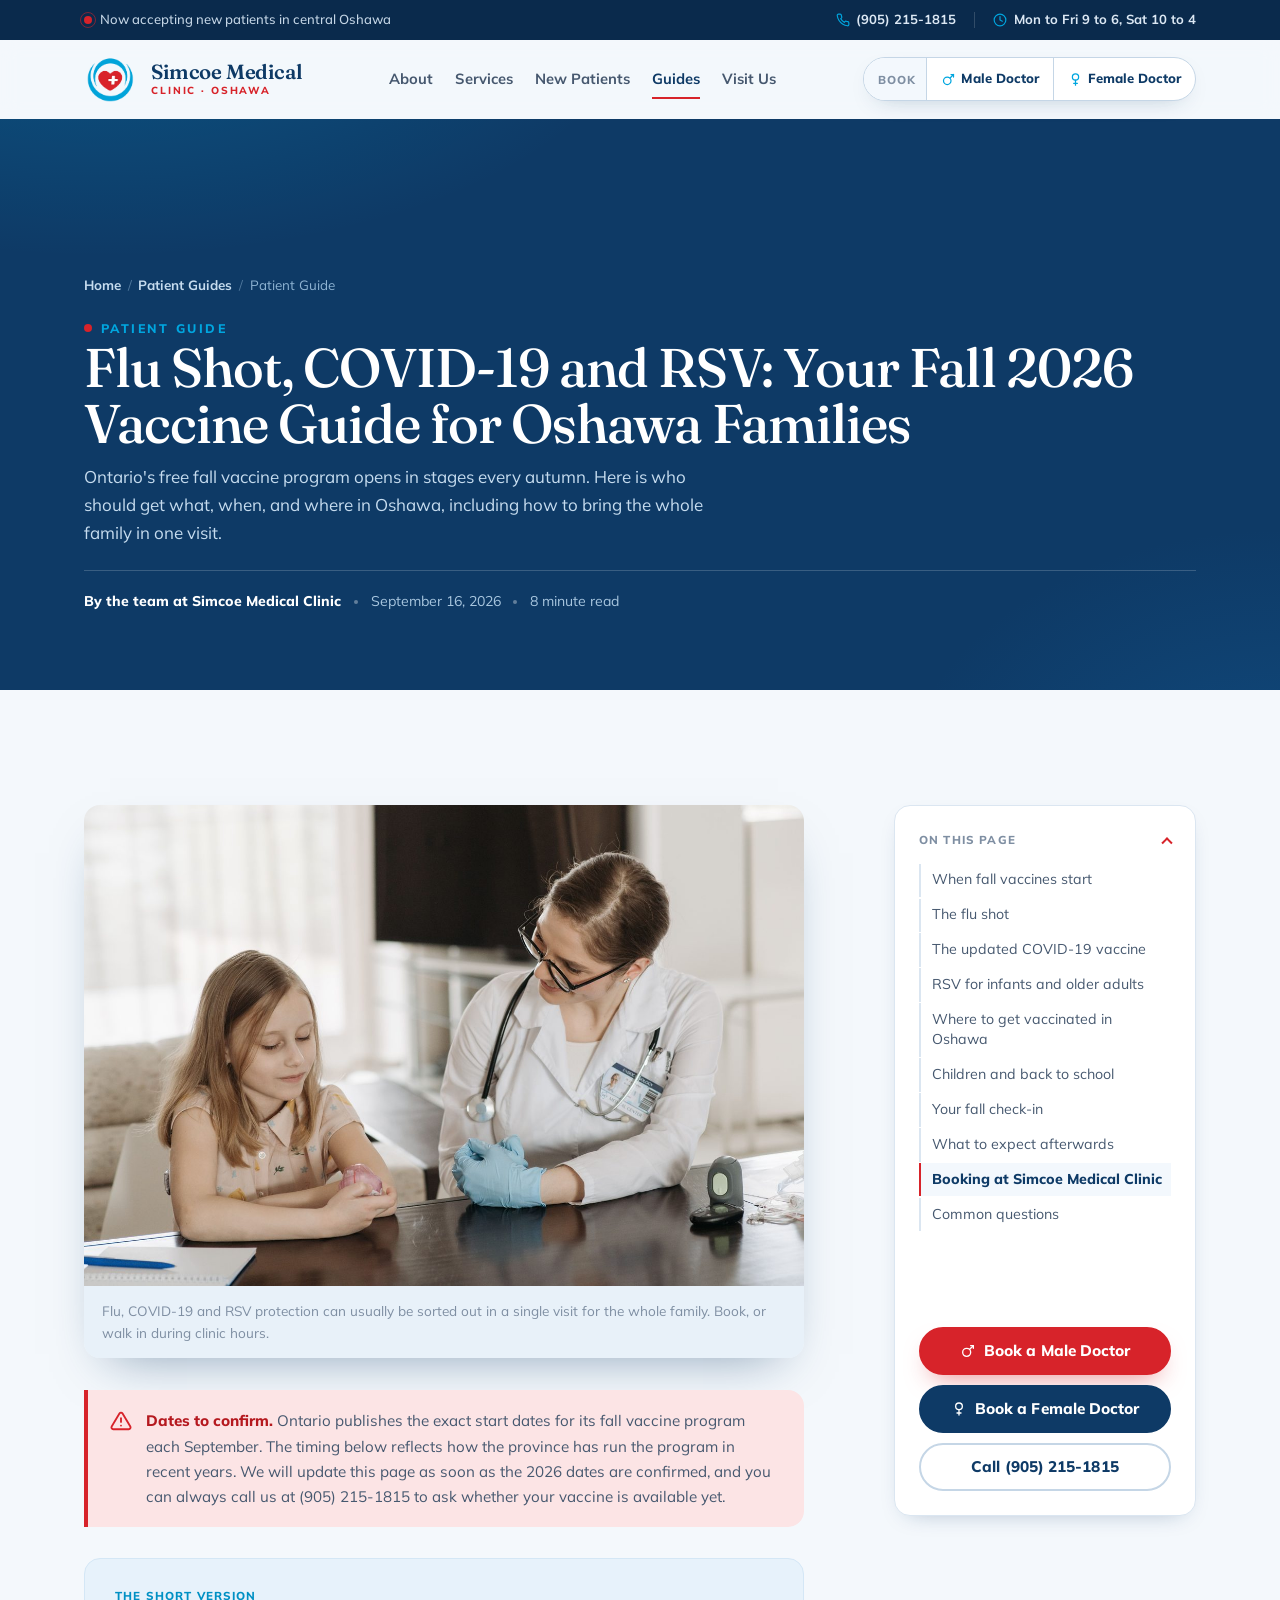
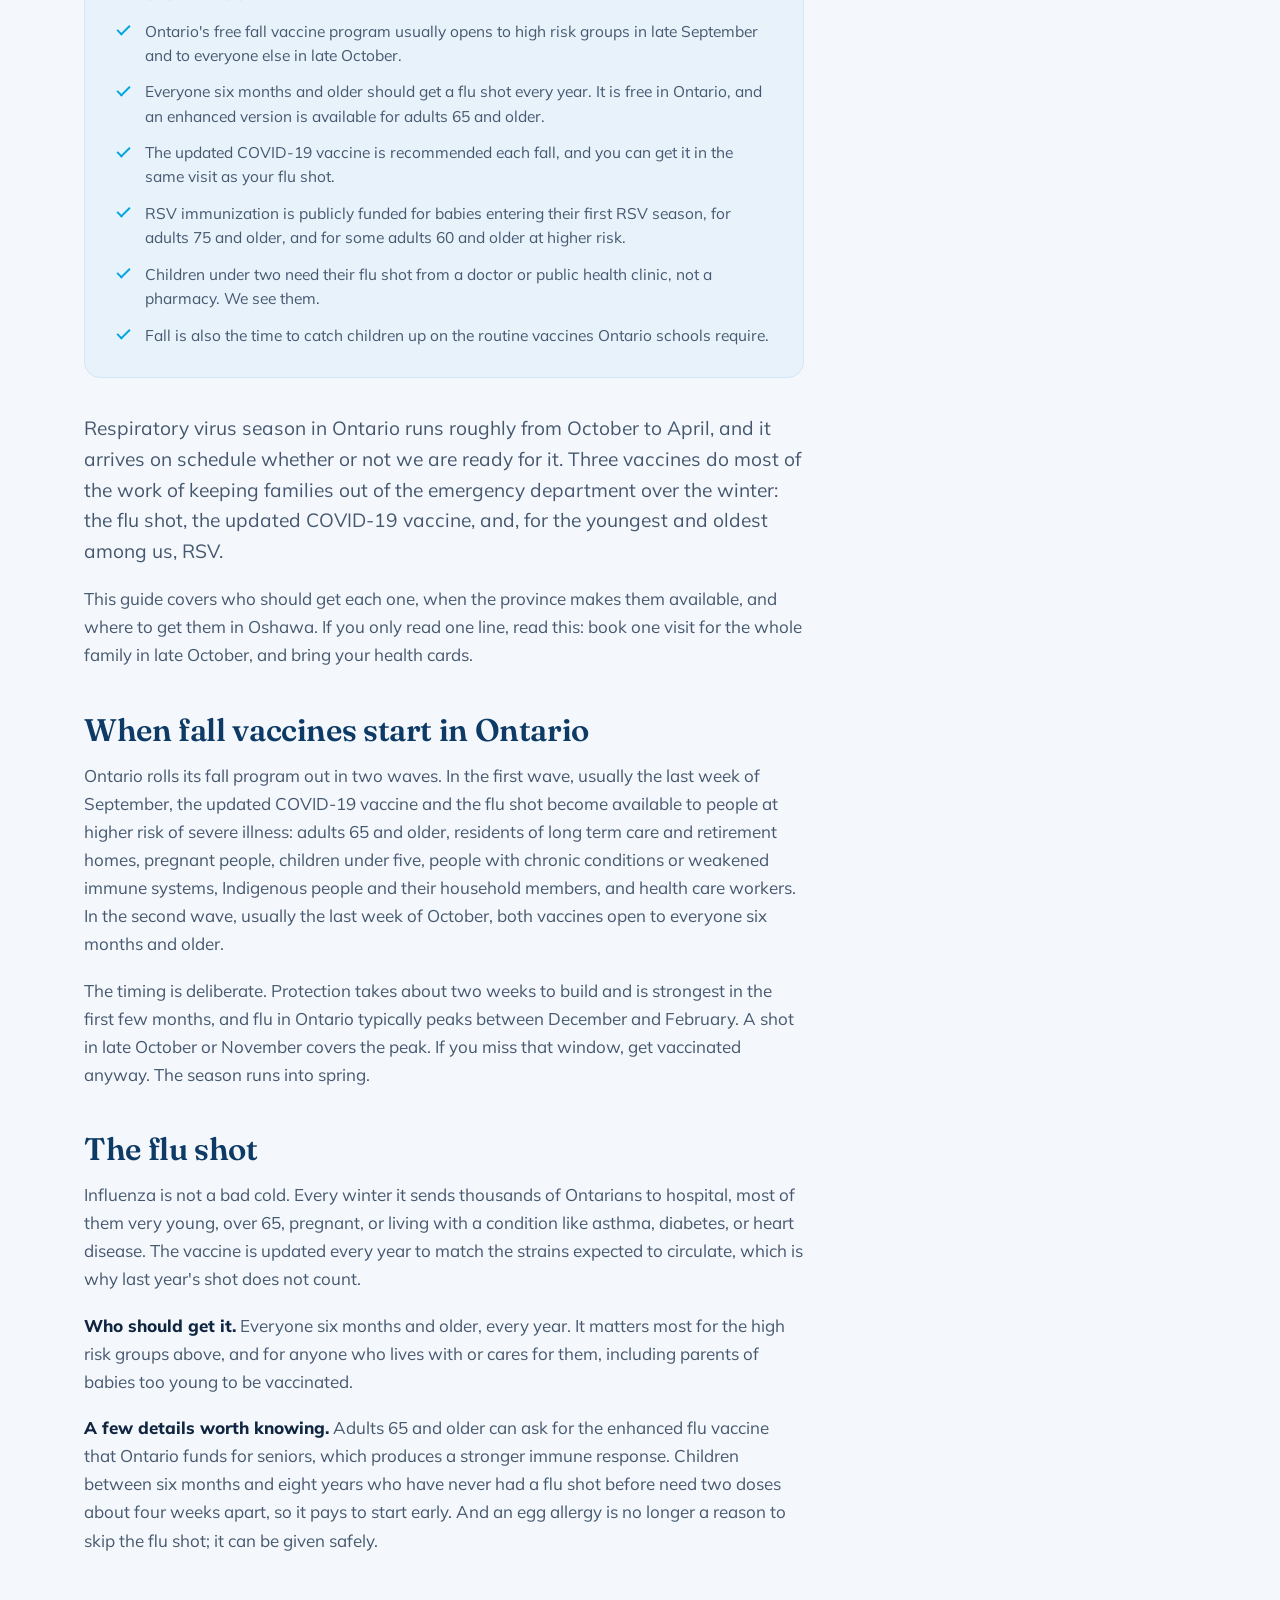
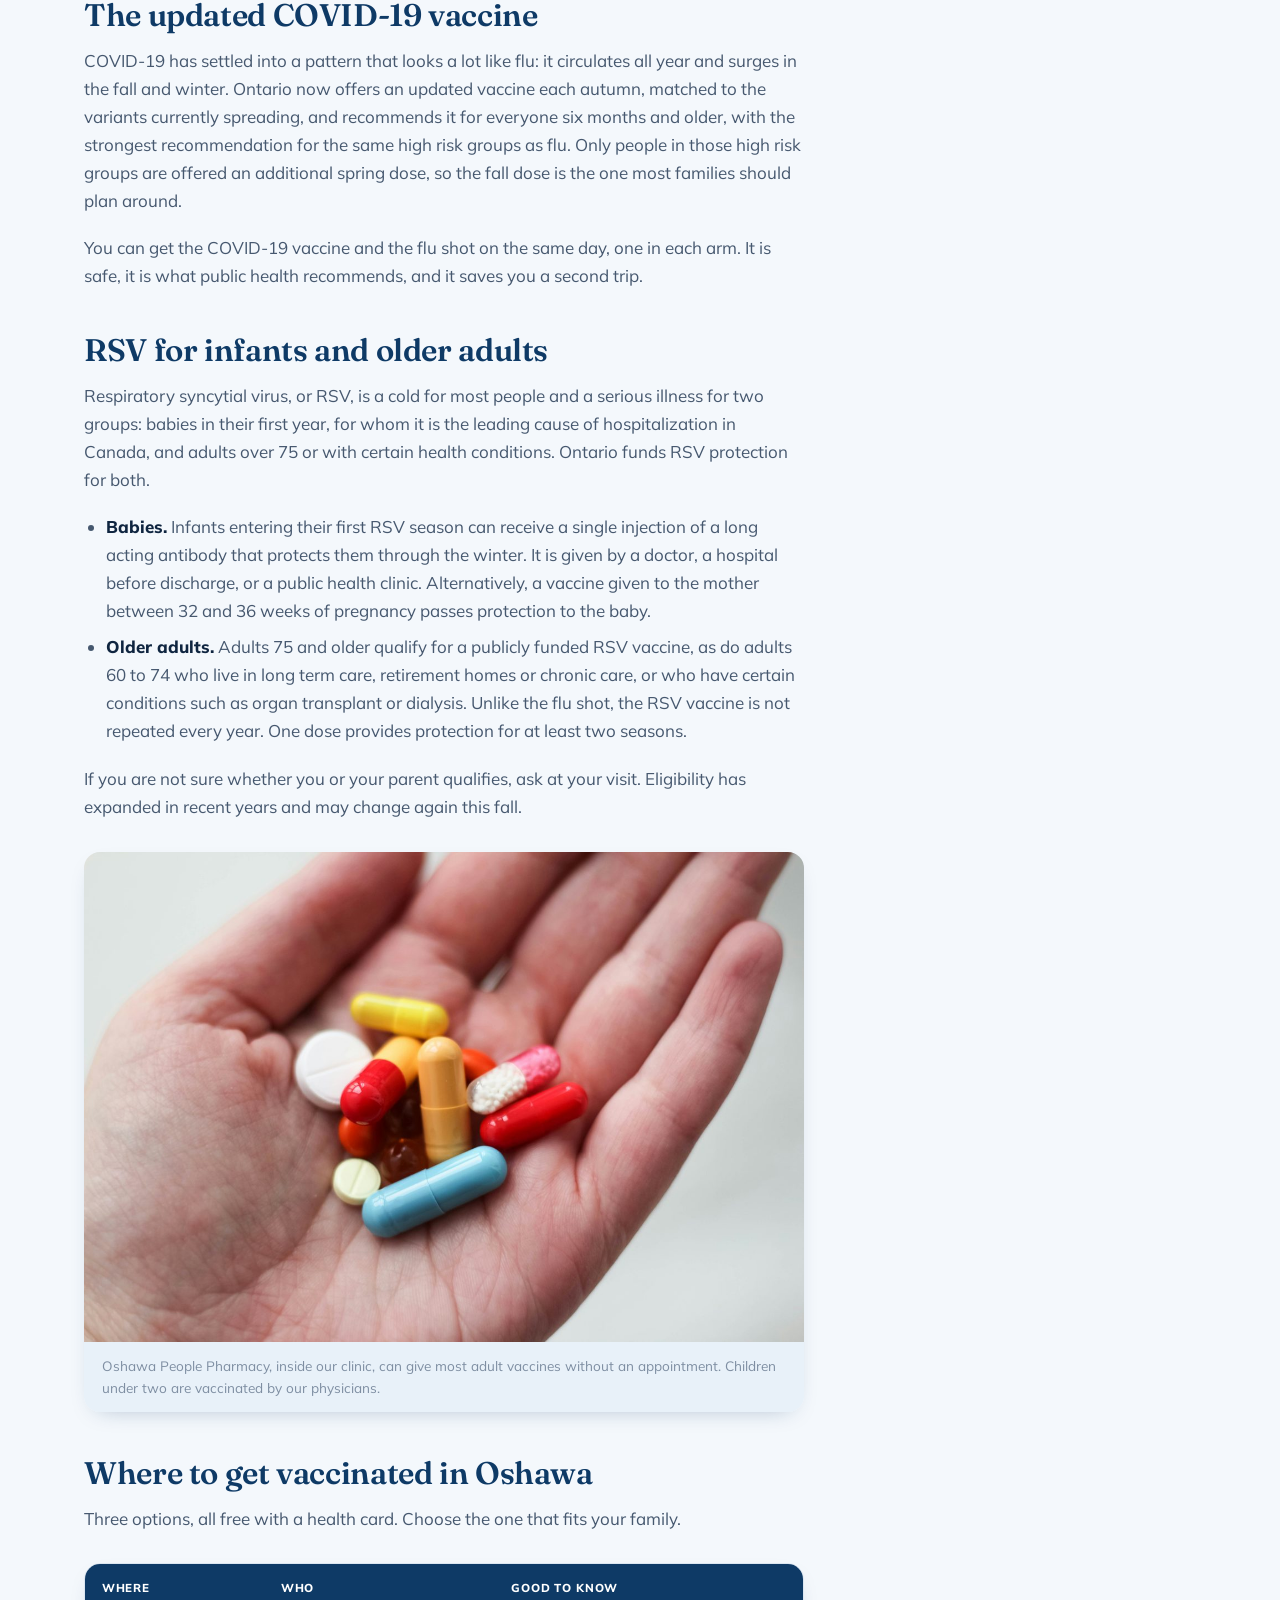
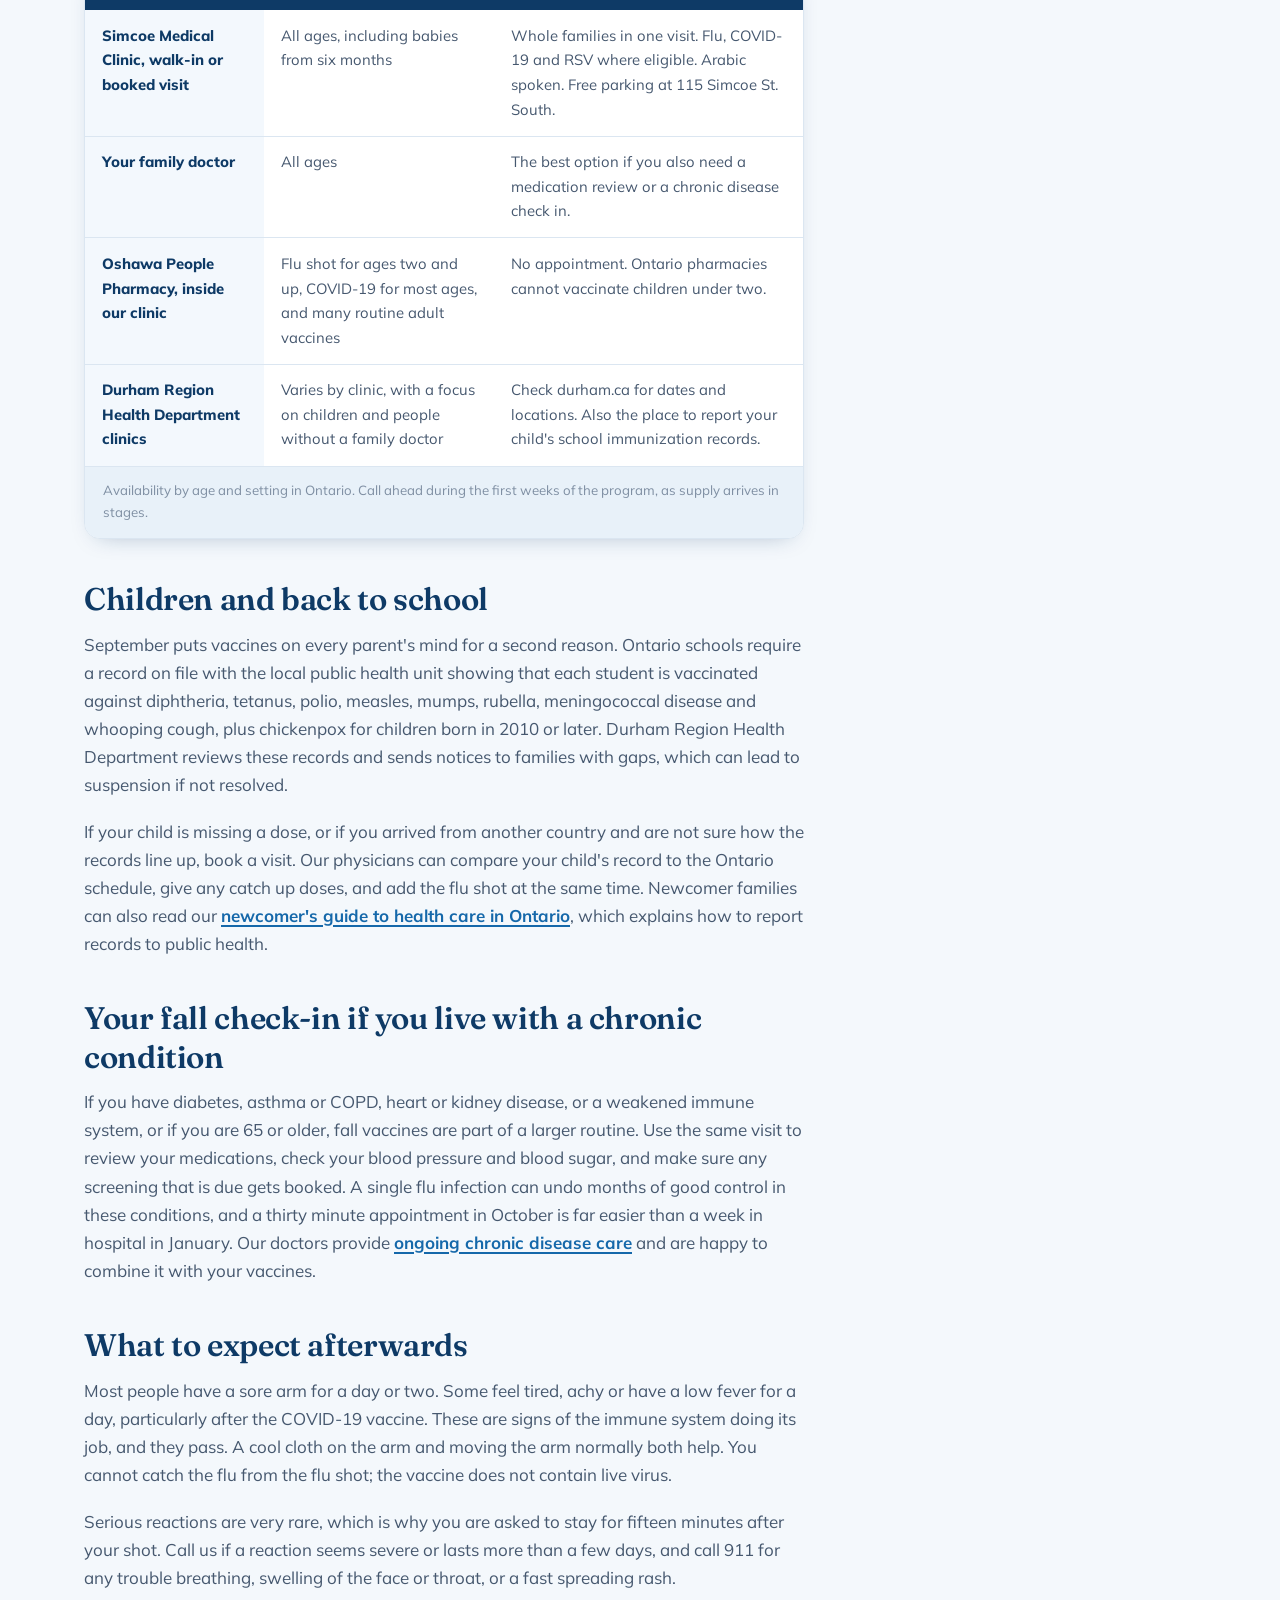
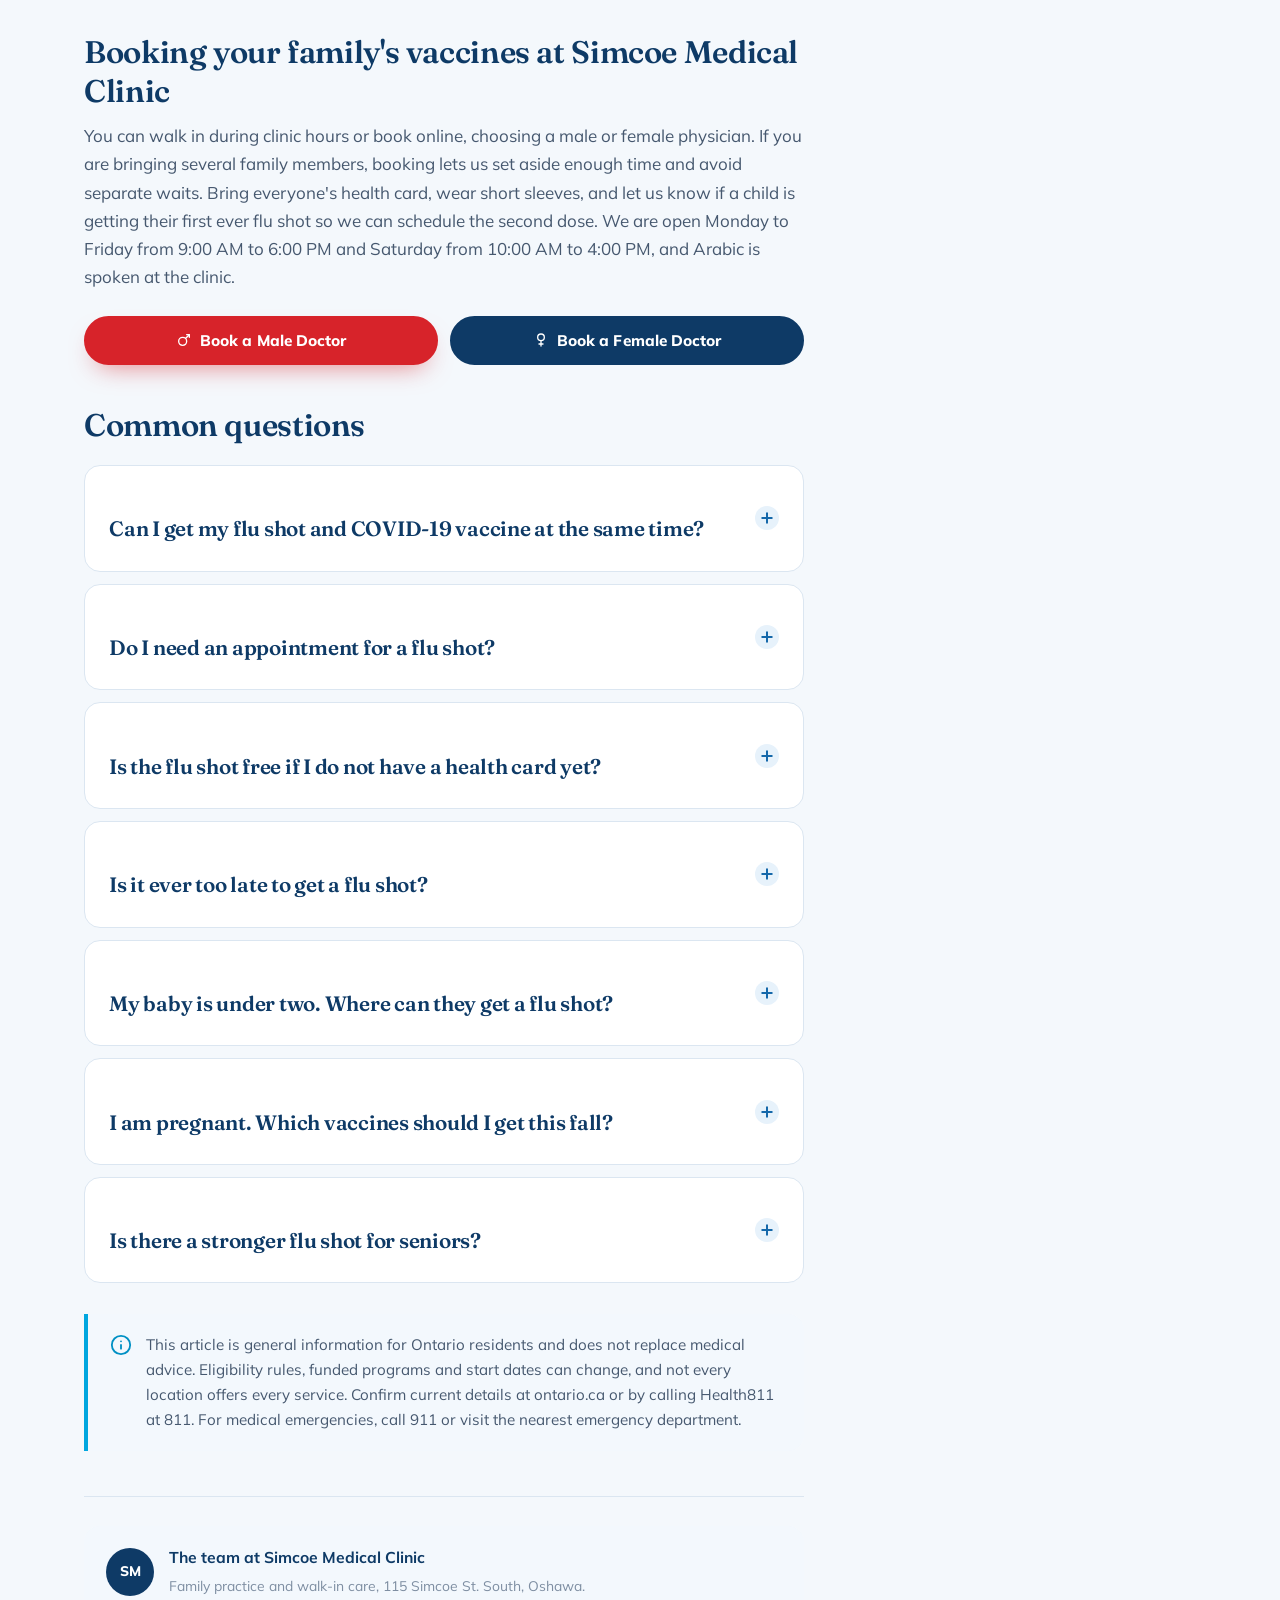
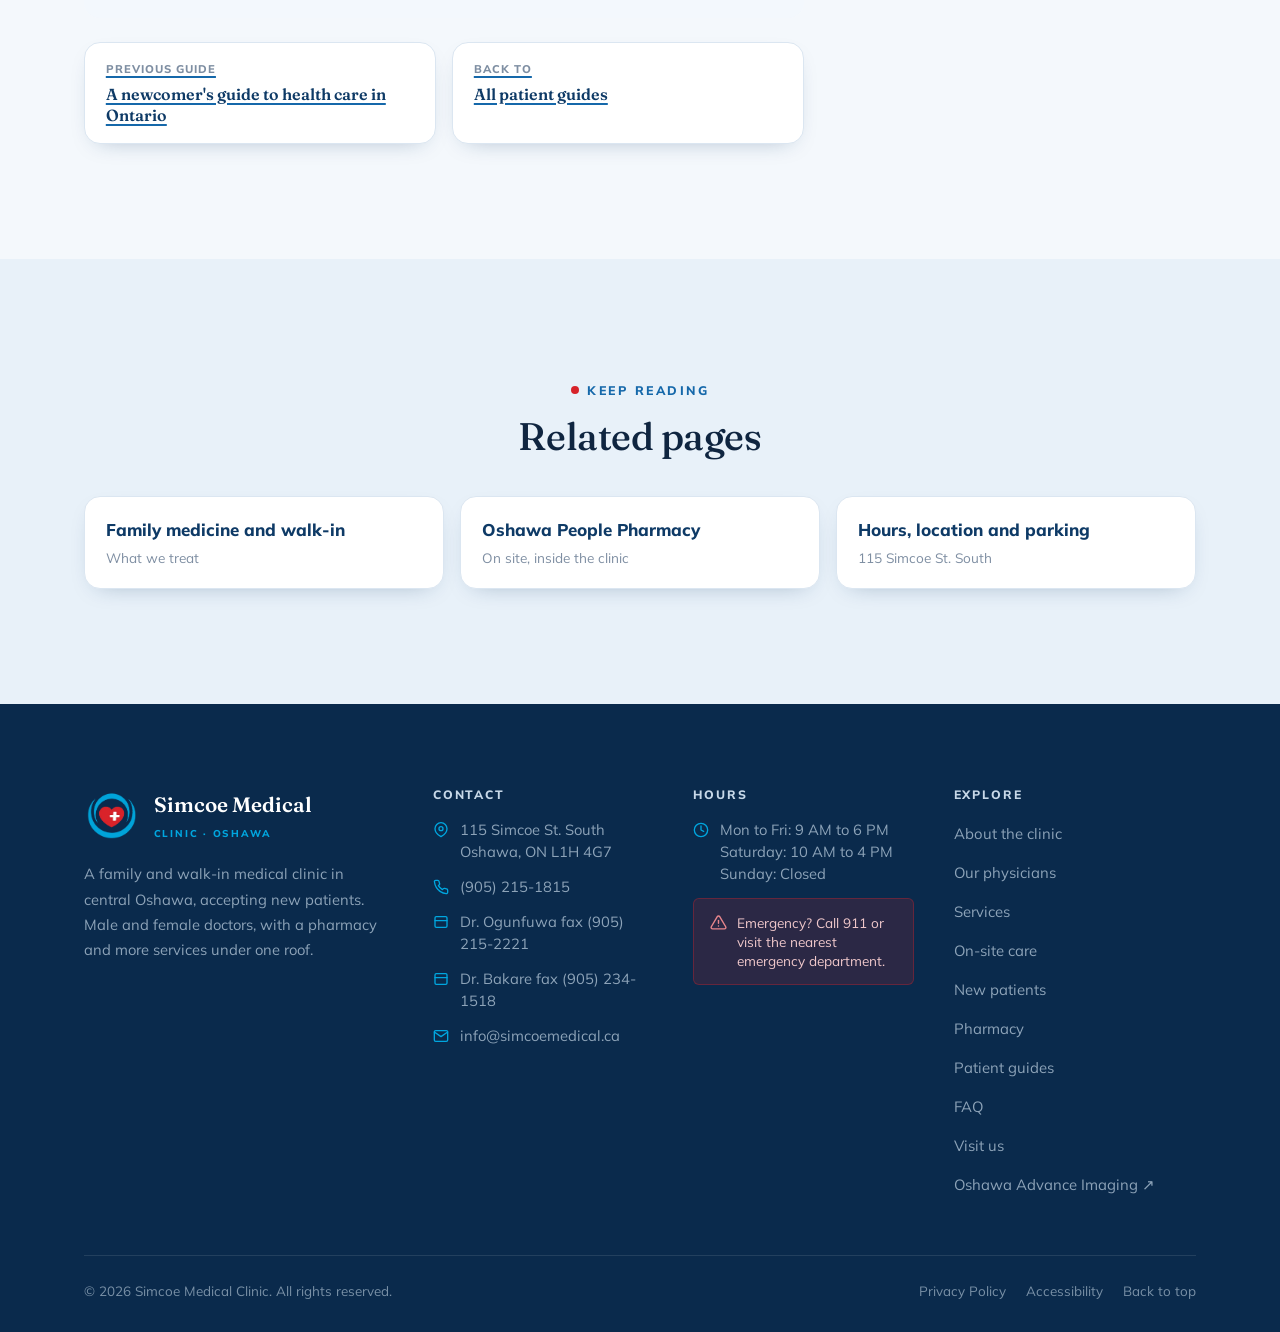
<file: flu-shot-fall-vaccines-oshawa-2026.html>
<!DOCTYPE html>
<html lang="en">
<head>
<meta charset="UTF-8">
<meta name="viewport" content="width=device-width, initial-scale=1.0">
<title>Flu Shots and Fall Vaccines in Oshawa: 2026 Guide</title>
<meta name="description" content="When Ontario&#x27;s fall flu and COVID-19 vaccines start, who should get them, RSV for babies and seniors, and where to get vaccinated in Oshawa.">
<meta name="theme-color" content="#0E3A66">
<meta name="robots" content="index, follow, max-image-preview:large, max-snippet:-1">
<meta name="author" content="Simcoe Medical Clinic">
<meta name="geo.region" content="CA-ON">
<meta name="geo.placename" content="Oshawa, Ontario">
<link rel="canonical" href="https://www.simcoemedical.ca/flu-shot-fall-vaccines-oshawa-2026.html">
<meta property="og:type" content="article">
<meta property="og:site_name" content="Simcoe Medical Clinic">
<meta property="og:locale" content="en_CA">
<meta property="og:title" content="Flu Shots and Fall Vaccines in Oshawa: 2026 Guide">
<meta property="og:description" content="When Ontario&#x27;s fall vaccines start, who should get the flu shot, the updated COVID-19 vaccine and RSV, and where to get them in Oshawa.">
<meta property="og:url" content="https://www.simcoemedical.ca/flu-shot-fall-vaccines-oshawa-2026.html">
<meta property="og:image" content="https://www.simcoemedical.ca/images/care.jpg">
<meta name="twitter:card" content="summary_large_image">
<meta name="twitter:title" content="Flu Shots and Fall Vaccines in Oshawa: 2026 Guide">
<meta name="twitter:description" content="When Ontario&#x27;s fall vaccines start, who should get the flu shot, the updated COVID-19 vaccine and RSV, and where to get them in Oshawa.">
<meta name="twitter:image" content="https://www.simcoemedical.ca/images/care.jpg">
<link rel="icon" href="logo.png" type="image/png">
<link rel="apple-touch-icon" href="logo.png">
<link rel="preconnect" href="https://fonts.googleapis.com">
<link rel="preconnect" href="https://fonts.gstatic.com" crossorigin>
<link href="https://fonts.googleapis.com/css2?family=Fraunces:ital,opsz,wght@0,9..144,400;0,9..144,500;0,9..144,600;0,9..144,700&family=Mulish:wght@400;500;600;700;800&display=swap" rel="stylesheet">
<link rel="stylesheet" href="styles.css">
<script type="application/ld+json">{"@context":"https://schema.org","@type":"BreadcrumbList","itemListElement":[{"@type":"ListItem","position":1,"name":"Home","item":"https://www.simcoemedical.ca/"},{"@type":"ListItem","position":2,"name":"Patient Guides","item":"https://www.simcoemedical.ca/blog.html"},{"@type":"ListItem","position":3,"name":"Flu Shot, COVID-19 and RSV: Your Fall 2026 Vaccine Guide for Oshawa Families","item":"https://www.simcoemedical.ca/flu-shot-fall-vaccines-oshawa-2026.html"}]}</script>
<script type="application/ld+json">{"@context":"https://schema.org","@type":"BlogPosting","headline":"Flu Shot, COVID-19 and RSV: Your Fall 2026 Vaccine Guide for Oshawa Families","description":"When Ontario's fall flu and COVID-19 vaccines start, who should get them, RSV for babies and seniors, and where to get vaccinated in Oshawa.","image":["https://www.simcoemedical.ca/images/care.jpg"],"datePublished":"2026-09-16","dateModified":"2026-09-16","inLanguage":"en-CA","wordCount":1609,"mainEntityOfPage":{"@type":"WebPage","@id":"https://www.simcoemedical.ca/flu-shot-fall-vaccines-oshawa-2026.html"},"author":{"@type":"Organization","name":"Simcoe Medical Clinic","url":"https://www.simcoemedical.ca/"},"publisher":{"@type":"MedicalClinic","name":"Simcoe Medical Clinic","url":"https://www.simcoemedical.ca/","logo":{"@type":"ImageObject","url":"https://www.simcoemedical.ca/logo.png"},"telephone":"+1-905-215-1815","address":{"@type":"PostalAddress","streetAddress":"115 Simcoe St. South","addressLocality":"Oshawa","addressRegion":"ON","postalCode":"L1H 4G7","addressCountry":"CA"}},"isPartOf":{"@type":"Blog","@id":"https://www.simcoemedical.ca/blog.html","name":"Simcoe Medical Clinic Patient Guides"}}</script>
<script type="application/ld+json">{"@context":"https://schema.org","@type":"FAQPage","mainEntity":[{"@type":"Question","name":"Can I get my flu shot and COVID-19 vaccine at the same time?","acceptedAnswer":{"@type":"Answer","text":"Yes. Both can be given at the same visit, one in each arm, and this is what public health recommends. RSV immunization can also be given at the same time for people who qualify."}},{"@type":"Question","name":"Do I need an appointment for a flu shot?","acceptedAnswer":{"@type":"Answer","text":"No. You can walk in during clinic hours. Booking online reduces your wait and lets us group a family's shots into one visit."}},{"@type":"Question","name":"Is the flu shot free if I do not have a health card yet?","acceptedAnswer":{"@type":"Answer","text":"The vaccine itself is publicly funded for everyone six months and older who lives, works or attends school in Ontario. If you do not yet have a health card, call us first at (905) 215-1815 and we will explain your options."}},{"@type":"Question","name":"Is it ever too late to get a flu shot?","acceptedAnswer":{"@type":"Answer","text":"No. Flu circulates in Ontario from late fall into spring, so a shot in January still protects you for the rest of the season. Late October or November is ideal because protection takes about two weeks to build and lasts through the winter peak."}},{"@type":"Question","name":"My baby is under two. Where can they get a flu shot?","acceptedAnswer":{"@type":"Answer","text":"At our clinic, with your family doctor, or at a public health clinic. Pharmacies in Ontario can only vaccinate children who are two and older. Babies must be at least six months old, and children under nine getting the flu shot for the first time need two doses about four weeks apart."}},{"@type":"Question","name":"I am pregnant. Which vaccines should I get this fall?","acceptedAnswer":{"@type":"Answer","text":"The flu shot and the updated COVID-19 vaccine are both recommended during pregnancy and protect your baby in the first months of life. An RSV vaccine given between 32 and 36 weeks is one option for protecting your newborn; the other is an RSV antibody given to the baby after birth. Talk to your doctor about which suits your due date."}},{"@type":"Question","name":"Is there a stronger flu shot for seniors?","acceptedAnswer":{"@type":"Answer","text":"Yes. Ontario provides an enhanced flu vaccine for adults 65 and older that produces a stronger immune response. Ask for it when you book. Adults 65 and older are also encouraged to get the updated COVID-19 vaccine, and those 75 and older qualify for a one time RSV vaccine."}}]}</script>
</head>
<body>

<div class="scroll-prog" id="scrollProg"></div>

<!-- TOP RIBBON -->
<div class="ribbon">
  <div class="wrap">
    <span class="r-left"><span class="dot"></span> Now accepting new patients in central Oshawa</span>
    <span class="r-right">
      <a href="tel:+19052151815"><svg viewBox="0 0 24 24" fill="none" stroke="currentColor" stroke-width="2" stroke-linecap="round" stroke-linejoin="round"><path d="M22 16.92v3a2 2 0 0 1-2.18 2 19.79 19.79 0 0 1-8.63-3.07 19.5 19.5 0 0 1-6-6 19.79 19.79 0 0 1-3.07-8.67A2 2 0 0 1 4.11 2h3a2 2 0 0 1 2 1.72c.13.96.36 1.9.7 2.81a2 2 0 0 1-.45 2.11L8.09 9.91a16 16 0 0 0 6 6l1.27-1.27a2 2 0 0 1 2.11-.45c.91.34 1.85.57 2.81.7A2 2 0 0 1 22 16.92z"/></svg>(905) 215-1815</a>
      <span class="sep"></span>
      <a href="index.html#contact"><svg viewBox="0 0 24 24" fill="none" stroke="currentColor" stroke-width="2" stroke-linecap="round" stroke-linejoin="round"><circle cx="12" cy="12" r="10"/><polyline points="12 6 12 12 16 14"/></svg>Mon to Fri 9 to 6, Sat 10 to 4</a>
    </span>
  </div>
</div>

<!-- HEADER -->
<header class="header" id="header">
  <div class="wrap">
    <div class="bar">
      <a href="index.html" class="brand" aria-label="Simcoe Medical Clinic home">
        <img src="logo.png" alt="Simcoe Medical Clinic logo" width="55" height="46">
        <span class="bk"><b>Simcoe Medical</b><span>Clinic &middot; Oshawa</span></span>
      </a>
      <nav class="nav" aria-label="Primary">
        <a href="index.html#about">About</a>
        <a href="index.html#services">Services</a>
        <a href="index.html#new-patients">New Patients</a>
        <a href="blog.html" class="active">Guides</a>
        <a href="index.html#contact">Visit Us</a>
      </nav>
      <div class="header-cta">
        <a href="tel:+19052151815" class="callnum"><svg viewBox="0 0 24 24" fill="none" stroke="currentColor" stroke-width="2" stroke-linecap="round" stroke-linejoin="round"><path d="M22 16.92v3a2 2 0 0 1-2.18 2 19.79 19.79 0 0 1-8.63-3.07 19.5 19.5 0 0 1-6-6 19.79 19.79 0 0 1-3.07-8.67A2 2 0 0 1 4.11 2h3a2 2 0 0 1 2 1.72c.13.96.36 1.9.7 2.81a2 2 0 0 1-.45 2.11L8.09 9.91a16 16 0 0 0 6 6l1.27-1.27a2 2 0 0 1 2.11-.45c.91.34 1.85.57 2.81.7A2 2 0 0 1 22 16.92z"/></svg>(905) 215-1815</a>
        <div class="book-pair">
          <span class="bp-label">Book</span>
          <a href="https://app.avaros.ca/av/weblink/simcoe" target="_blank" rel="noopener" class="bp-btn"><svg class="bico" viewBox="0 0 24 24" fill="none" stroke="currentColor" stroke-width="2" stroke-linecap="round" stroke-linejoin="round"><circle cx="10" cy="14" r="6"/><path d="M14.5 9.5L20 4"/><path d="M16 4h4v4"/></svg>Male Doctor</a>
          <a href="https://app.avaros.ca/av/weblink/simcoemc" target="_blank" rel="noopener" class="bp-btn"><svg class="bico" viewBox="0 0 24 24" fill="none" stroke="currentColor" stroke-width="2" stroke-linecap="round" stroke-linejoin="round"><circle cx="12" cy="8" r="5"/><path d="M12 13v8"/><path d="M9 18h6"/></svg>Female Doctor</a>
        </div>
      </div>
      <button class="burger" id="burger" aria-label="Open menu" aria-expanded="false" aria-controls="mobileMenu"><span></span></button>
    </div>
  </div>
</header>

<!-- MOBILE MENU -->
<div class="mobile-menu" id="mobileMenu">
  <span class="eyebrow mm-eyebrow">Menu</span>
  <nav aria-label="Mobile">
    <a href="index.html#about" data-close>About <span>01</span></a>
    <a href="index.html#services" data-close>Services <span>02</span></a>
    <a href="index.html#on-site" data-close>On-Site Care <span>03</span></a>
    <a href="index.html#new-patients" data-close>New Patients <span>04</span></a>
    <a href="blog.html" data-close>Patient Guides <span>05</span></a>
    <a href="index.html#faq" data-close>FAQ <span>06</span></a>
    <a href="index.html#contact" data-close>Visit Us <span>07</span></a>
  </nav>
  <div class="mm-actions">
    <a href="https://app.avaros.ca/av/weblink/simcoe" target="_blank" rel="noopener" class="btn btn--red btn--block" data-close><svg class="bico" viewBox="0 0 24 24" fill="none" stroke="currentColor" stroke-width="2" stroke-linecap="round" stroke-linejoin="round"><circle cx="10" cy="14" r="6"/><path d="M14.5 9.5L20 4"/><path d="M16 4h4v4"/></svg>Book a Male Doctor</a>
    <a href="https://app.avaros.ca/av/weblink/simcoemc" target="_blank" rel="noopener" class="btn btn--navy btn--block" data-close><svg class="bico" viewBox="0 0 24 24" fill="none" stroke="currentColor" stroke-width="2" stroke-linecap="round" stroke-linejoin="round"><circle cx="12" cy="8" r="5"/><path d="M12 13v8"/><path d="M9 18h6"/></svg>Book a Female Doctor</a>
    <a href="tel:+19052151815" class="btn btn--outline btn--block">Call (905) 215-1815</a>
    <div class="mm-contact">115 Simcoe St. South, Oshawa, ON<br><a href="mailto:info@simcoemedical.ca">info@simcoemedical.ca</a></div>
  </div>
</div>


<main id="top">

<section class="page-head">
  <div class="wrap">
    <div class="crumbs"><a href="index.html">Home</a><span class="sep">/</span><a href="blog.html">Patient Guides</a><span class="sep">/</span>Patient Guide</div>
    <span class="eyebrow on-dark">Patient Guide</span>
    <h1 class="h-xl">Flu Shot, COVID-19 and RSV: Your Fall 2026 Vaccine Guide for Oshawa Families</h1>
    <p>Ontario&#x27;s free fall vaccine program opens in stages every autumn. Here is who should get what, when, and where in Oshawa, including how to bring the whole family in one visit.</p>
    <div class="post-meta">
      <b>By the team at Simcoe Medical Clinic</b><span class="dot"></span>
      <time datetime="2026-09-16">September 16, 2026</time><span class="dot"></span><span>8 minute read</span>
    </div>
  </div>
</section>

<section class="section">
  <div class="wrap">
    <div class="art-grid">
      <article class="art-body">
        <figure class="art-hero">
          <img src="images/care.jpg" alt="A doctor listening attentively to a patient and family member at Simcoe Medical Clinic" width="1400" height="935" fetchpriority="high" decoding="async">
          <figcaption>Flu, COVID-19 and RSV protection can usually be sorted out in a single visit for the whole family. Book, or walk in during clinic hours.</figcaption>
        </figure>

        <div class="alert"><svg viewBox="0 0 24 24" fill="none" stroke="currentColor" stroke-width="2" stroke-linecap="round" stroke-linejoin="round"><path d="M10.29 3.86L1.82 18a2 2 0 0 0 1.71 3h16.94a2 2 0 0 0 1.71-3L13.71 3.86a2 2 0 0 0-3.42 0z"/><line x1="12" y1="9" x2="12" y2="13"/><line x1="12" y1="17" x2="12.01" y2="17"/></svg><p><strong>Dates to confirm.</strong> Ontario publishes the exact start dates for its fall vaccine program each September. The timing below reflects how the province has run the program in recent years. We will update this page as soon as the 2026 dates are confirmed, and you can always call us at (905) 215-1815 to ask whether your vaccine is available yet.</p></div>

        <div class="keypoints">
          <h2>The short version</h2>
          <ul>
            <li>Ontario's free fall vaccine program usually opens to high risk groups in late September and to everyone else in late October.</li>
            <li>Everyone six months and older should get a flu shot every year. It is free in Ontario, and an enhanced version is available for adults 65 and older.</li>
            <li>The updated COVID-19 vaccine is recommended each fall, and you can get it in the same visit as your flu shot.</li>
            <li>RSV immunization is publicly funded for babies entering their first RSV season, for adults 75 and older, and for some adults 60 and older at higher risk.</li>
            <li>Children under two need their flu shot from a doctor or public health clinic, not a pharmacy. We see them.</li>
            <li>Fall is also the time to catch children up on the routine vaccines Ontario schools require.</li>
          </ul>
        </div>

        <p class="art-lead">Respiratory virus season in Ontario runs roughly from October to April, and it arrives on schedule whether or not we are ready for it. Three vaccines do most of the work of keeping families out of the emergency department over the winter: the flu shot, the updated COVID-19 vaccine, and, for the youngest and oldest among us, RSV.</p>

        <p>This guide covers who should get each one, when the province makes them available, and where to get them in Oshawa. If you only read one line, read this: book one visit for the whole family in late October, and bring your health cards.</p>

        <h2 id="when">When fall vaccines start in Ontario</h2>
        <p>Ontario rolls its fall program out in two waves. In the first wave, usually the last week of September, the updated COVID-19 vaccine and the flu shot become available to people at higher risk of severe illness: adults 65 and older, residents of long term care and retirement homes, pregnant people, children under five, people with chronic conditions or weakened immune systems, Indigenous people and their household members, and health care workers. In the second wave, usually the last week of October, both vaccines open to everyone six months and older.</p>
        <p>The timing is deliberate. Protection takes about two weeks to build and is strongest in the first few months, and flu in Ontario typically peaks between December and February. A shot in late October or November covers the peak. If you miss that window, get vaccinated anyway. The season runs into spring.</p>

        <h2 id="flu">The flu shot</h2>
        <p>Influenza is not a bad cold. Every winter it sends thousands of Ontarians to hospital, most of them very young, over 65, pregnant, or living with a condition like asthma, diabetes, or heart disease. The vaccine is updated every year to match the strains expected to circulate, which is why last year's shot does not count.</p>
        <p><strong>Who should get it.</strong> Everyone six months and older, every year. It matters most for the high risk groups above, and for anyone who lives with or cares for them, including parents of babies too young to be vaccinated.</p>
        <p><strong>A few details worth knowing.</strong> Adults 65 and older can ask for the enhanced flu vaccine that Ontario funds for seniors, which produces a stronger immune response. Children between six months and eight years who have never had a flu shot before need two doses about four weeks apart, so it pays to start early. And an egg allergy is no longer a reason to skip the flu shot; it can be given safely.</p>

        <h2 id="covid">The updated COVID-19 vaccine</h2>
        <p>COVID-19 has settled into a pattern that looks a lot like flu: it circulates all year and surges in the fall and winter. Ontario now offers an updated vaccine each autumn, matched to the variants currently spreading, and recommends it for everyone six months and older, with the strongest recommendation for the same high risk groups as flu. Only people in those high risk groups are offered an additional spring dose, so the fall dose is the one most families should plan around.</p>
        <p>You can get the COVID-19 vaccine and the flu shot on the same day, one in each arm. It is safe, it is what public health recommends, and it saves you a second trip.</p>

        <h2 id="rsv">RSV for infants and older adults</h2>
        <p>Respiratory syncytial virus, or RSV, is a cold for most people and a serious illness for two groups: babies in their first year, for whom it is the leading cause of hospitalization in Canada, and adults over 75 or with certain health conditions. Ontario funds RSV protection for both.</p>
        <ul>
          <li><strong>Babies.</strong> Infants entering their first RSV season can receive a single injection of a long acting antibody that protects them through the winter. It is given by a doctor, a hospital before discharge, or a public health clinic. Alternatively, a vaccine given to the mother between 32 and 36 weeks of pregnancy passes protection to the baby.</li>
          <li><strong>Older adults.</strong> Adults 75 and older qualify for a publicly funded RSV vaccine, as do adults 60 to 74 who live in long term care, retirement homes or chronic care, or who have certain conditions such as organ transplant or dialysis. Unlike the flu shot, the RSV vaccine is not repeated every year. One dose provides protection for at least two seasons.</li>
        </ul>
        <p>If you are not sure whether you or your parent qualifies, ask at your visit. Eligibility has expanded in recent years and may change again this fall.</p>

        <figure class="art-fig"><img src="images/pharmacy.jpg" alt="A pharmacist holding clearly organized medication at the on-site pharmacy" width="1300" height="885" loading="lazy" decoding="async"><figcaption>Oshawa People Pharmacy, inside our clinic, can give most adult vaccines without an appointment. Children under two are vaccinated by our physicians.</figcaption></figure>

        <h2 id="where">Where to get vaccinated in Oshawa</h2>
        <p>Three options, all free with a health card. Choose the one that fits your family.</p>

        <div class="tbl-wrap">
          <p class="tbl-hint">Scroll sideways to see the full table.</p>
          <div class="tbl-scroll">
            <table class="tbl">
              <caption>Availability by age and setting in Ontario. Call ahead during the first weeks of the program, as supply arrives in stages.</caption>
              <thead><tr><th scope="col">Where</th><th scope="col">Who</th><th scope="col">Good to know</th></tr></thead>
              <tbody>
                <tr><th scope="row">Simcoe Medical Clinic, walk-in or booked visit</th><td>All ages, including babies from six months</td><td>Whole families in one visit. Flu, COVID-19 and RSV where eligible. Arabic spoken. Free parking at 115 Simcoe St. South.</td></tr>
                <tr><th scope="row">Your family doctor</th><td>All ages</td><td>The best option if you also need a medication review or a chronic disease check in.</td></tr>
                <tr><th scope="row">Oshawa People Pharmacy, inside our clinic</th><td>Flu shot for ages two and up, COVID-19 for most ages, and many routine adult vaccines</td><td>No appointment. Ontario pharmacies cannot vaccinate children under two.</td></tr>
                <tr><th scope="row">Durham Region Health Department clinics</th><td>Varies by clinic, with a focus on children and people without a family doctor</td><td>Check durham.ca for dates and locations. Also the place to report your child's school immunization records.</td></tr>
              </tbody>
            </table>
          </div>
        </div>

        <h2 id="school">Children and back to school</h2>
        <p>September puts vaccines on every parent's mind for a second reason. Ontario schools require a record on file with the local public health unit showing that each student is vaccinated against diphtheria, tetanus, polio, measles, mumps, rubella, meningococcal disease and whooping cough, plus chickenpox for children born in 2010 or later. Durham Region Health Department reviews these records and sends notices to families with gaps, which can lead to suspension if not resolved.</p>
        <p>If your child is missing a dose, or if you arrived from another country and are not sure how the records line up, book a visit. Our physicians can compare your child's record to the Ontario schedule, give any catch up doses, and add the flu shot at the same time. Newcomer families can also read our <a href="newcomers-guide-health-care-ontario-oshawa.html">newcomer's guide to health care in Ontario</a>, which explains how to report records to public health.</p>

        <h2 id="chronic">Your fall check-in if you live with a chronic condition</h2>
        <p>If you have diabetes, asthma or COPD, heart or kidney disease, or a weakened immune system, or if you are 65 or older, fall vaccines are part of a larger routine. Use the same visit to review your medications, check your blood pressure and blood sugar, and make sure any screening that is due gets booked. A single flu infection can undo months of good control in these conditions, and a thirty minute appointment in October is far easier than a week in hospital in January. Our doctors provide <a href="index.html#services">ongoing chronic disease care</a> and are happy to combine it with your vaccines.</p>

        <h2 id="after">What to expect afterwards</h2>
        <p>Most people have a sore arm for a day or two. Some feel tired, achy or have a low fever for a day, particularly after the COVID-19 vaccine. These are signs of the immune system doing its job, and they pass. A cool cloth on the arm and moving the arm normally both help. You cannot catch the flu from the flu shot; the vaccine does not contain live virus.</p>
        <p>Serious reactions are very rare, which is why you are asked to stay for fifteen minutes after your shot. Call us if a reaction seems severe or lasts more than a few days, and call 911 for any trouble breathing, swelling of the face or throat, or a fast spreading rash.</p>

        <h2 id="book">Booking your family's vaccines at Simcoe Medical Clinic</h2>
        <p>You can walk in during clinic hours or book online, choosing a male or female physician. If you are bringing several family members, booking lets us set aside enough time and avoid separate waits. Bring everyone's health card, wear short sleeves, and let us know if a child is getting their first ever flu shot so we can schedule the second dose. We are open Monday to Friday from 9:00 AM to 6:00 PM and Saturday from 10:00 AM to 4:00 PM, and Arabic is spoken at the clinic.</p>

        <div class="btn-duo" style="margin:1.6rem 0 0">
          <a href="https://app.avaros.ca/av/weblink/simcoe" target="_blank" rel="noopener" class="btn btn--red"><svg class="bico" viewBox="0 0 24 24" fill="none" stroke="currentColor" stroke-width="2" stroke-linecap="round" stroke-linejoin="round"><circle cx="10" cy="14" r="6"/><path d="M14.5 9.5L20 4"/><path d="M16 4h4v4"/></svg>Book a Male Doctor</a>
          <a href="https://app.avaros.ca/av/weblink/simcoemc" target="_blank" rel="noopener" class="btn btn--navy"><svg class="bico" viewBox="0 0 24 24" fill="none" stroke="currentColor" stroke-width="2" stroke-linecap="round" stroke-linejoin="round"><circle cx="12" cy="8" r="5"/><path d="M12 13v8"/><path d="M9 18h6"/></svg>Book a Female Doctor</a>
        </div>

        <h2 id="questions">Common questions</h2>
<div class="faq-wrap">
<div class="faq-item"><button class="faq-q" aria-expanded="false"><h3>Can I get my flu shot and COVID-19 vaccine at the same time?</h3><span class="faq-ic" aria-hidden="true"></span></button><div class="faq-a"><p>Yes. Both can be given at the same visit, one in each arm, and this is what public health recommends. RSV immunization can also be given at the same time for people who qualify.</p></div></div>
<div class="faq-item"><button class="faq-q" aria-expanded="false"><h3>Do I need an appointment for a flu shot?</h3><span class="faq-ic" aria-hidden="true"></span></button><div class="faq-a"><p>No. You can walk in during clinic hours. Booking online reduces your wait and lets us group a family&#x27;s shots into one visit.</p></div></div>
<div class="faq-item"><button class="faq-q" aria-expanded="false"><h3>Is the flu shot free if I do not have a health card yet?</h3><span class="faq-ic" aria-hidden="true"></span></button><div class="faq-a"><p>The vaccine itself is publicly funded for everyone six months and older who lives, works or attends school in Ontario. If you do not yet have a health card, call us first at (905) 215-1815 and we will explain your options.</p></div></div>
<div class="faq-item"><button class="faq-q" aria-expanded="false"><h3>Is it ever too late to get a flu shot?</h3><span class="faq-ic" aria-hidden="true"></span></button><div class="faq-a"><p>No. Flu circulates in Ontario from late fall into spring, so a shot in January still protects you for the rest of the season. Late October or November is ideal because protection takes about two weeks to build and lasts through the winter peak.</p></div></div>
<div class="faq-item"><button class="faq-q" aria-expanded="false"><h3>My baby is under two. Where can they get a flu shot?</h3><span class="faq-ic" aria-hidden="true"></span></button><div class="faq-a"><p>At our clinic, with your family doctor, or at a public health clinic. Pharmacies in Ontario can only vaccinate children who are two and older. Babies must be at least six months old, and children under nine getting the flu shot for the first time need two doses about four weeks apart.</p></div></div>
<div class="faq-item"><button class="faq-q" aria-expanded="false"><h3>I am pregnant. Which vaccines should I get this fall?</h3><span class="faq-ic" aria-hidden="true"></span></button><div class="faq-a"><p>The flu shot and the updated COVID-19 vaccine are both recommended during pregnancy and protect your baby in the first months of life. An RSV vaccine given between 32 and 36 weeks is one option for protecting your newborn; the other is an RSV antibody given to the baby after birth. Talk to your doctor about which suits your due date.</p></div></div>
<div class="faq-item"><button class="faq-q" aria-expanded="false"><h3>Is there a stronger flu shot for seniors?</h3><span class="faq-ic" aria-hidden="true"></span></button><div class="faq-a"><p>Yes. Ontario provides an enhanced flu vaccine for adults 65 and older that produces a stronger immune response. Ask for it when you book. Adults 65 and older are also encouraged to get the updated COVID-19 vaccine, and those 75 and older qualify for a one time RSV vaccine.</p></div></div>
</div>

        <div class="note"><svg viewBox="0 0 24 24" fill="none" stroke="currentColor" stroke-width="2" stroke-linecap="round" stroke-linejoin="round"><circle cx="12" cy="12" r="10"/><path d="M12 16v-4M12 8h.01"/></svg><p>This article is general information for Ontario residents and does not replace medical advice. Eligibility rules, funded programs and start dates can change, and not every location offers every service. Confirm current details at ontario.ca or by calling Health811 at 811. For medical emergencies, call 911 or visit the nearest emergency department.</p></div>

        <div class="art-foot">
          <div class="byline">
            <span class="av" aria-hidden="true">SM</span>
            <div><b>The team at Simcoe Medical Clinic</b><span>Family practice and walk-in care, 115 Simcoe St. South, Oshawa.</span></div>
          </div>
          <div class="post-nav">
            <a href="newcomers-guide-health-care-ontario-oshawa.html"><span>Previous guide</span><b>A newcomer&#x27;s guide to health care in Ontario</b></a>
            <a href="blog.html"><span>Back to</span><b>All patient guides</b></a>
          </div>
        </div>
      </article>

      <aside>
        <div class="side-card">
          <details class="toc-t" open>
            <summary>On this page</summary>
            <ol>
        <li><a href="#when">When fall vaccines start</a></li>
        <li><a href="#flu">The flu shot</a></li>
        <li><a href="#covid">The updated COVID-19 vaccine</a></li>
        <li><a href="#rsv">RSV for infants and older adults</a></li>
        <li><a href="#where">Where to get vaccinated in Oshawa</a></li>
        <li><a href="#school">Children and back to school</a></li>
        <li><a href="#chronic">Your fall check-in</a></li>
        <li><a href="#after">What to expect afterwards</a></li>
        <li><a href="#book">Booking at Simcoe Medical Clinic</a></li>
        <li><a href="#questions">Common questions</a></li>
            </ol>
          </details>
          <div class="divider" style="margin:1.1rem 0"></div>
          <div class="btn-duo--block" style="grid-template-columns:1fr">
            <a href="https://app.avaros.ca/av/weblink/simcoe" target="_blank" rel="noopener" class="btn btn--red btn--block"><svg class="bico" viewBox="0 0 24 24" fill="none" stroke="currentColor" stroke-width="2" stroke-linecap="round" stroke-linejoin="round"><circle cx="10" cy="14" r="6"/><path d="M14.5 9.5L20 4"/><path d="M16 4h4v4"/></svg>Book a Male Doctor</a>
            <a href="https://app.avaros.ca/av/weblink/simcoemc" target="_blank" rel="noopener" class="btn btn--navy btn--block"><svg class="bico" viewBox="0 0 24 24" fill="none" stroke="currentColor" stroke-width="2" stroke-linecap="round" stroke-linejoin="round"><circle cx="12" cy="8" r="5"/><path d="M12 13v8"/><path d="M9 18h6"/></svg>Book a Female Doctor</a>
            <a href="tel:+19052151815" class="btn btn--outline btn--block">Call (905) 215-1815</a>
          </div>
        </div>
      </aside>
    </div>
  </div>
</section>

<section class="section bg-bg2">
  <div class="wrap">
    <div class="section-head center-head" style="margin-bottom:clamp(28px,3vw,40px)">
      <span class="eyebrow center">Keep reading</span>
      <h2 class="h-lg">Related pages</h2>
    </div>
    <div class="rel-grid">
      <a href="index.html#services">Family medicine and walk-in<span>What we treat</span></a>
      <a href="index.html#pharmacy">Oshawa People Pharmacy<span>On site, inside the clinic</span></a>
      <a href="index.html#contact">Hours, location and parking<span>115 Simcoe St. South</span></a>
    </div>
  </div>
</section>

<!-- FOOTER -->
<footer class="footer">
  <div class="wrap">
    <div class="footer-top">
      <div class="footer-col">
        <div class="f-brand"><img src="logo.png" alt="Simcoe Medical Clinic logo" width="58" height="48"><div><b>Simcoe Medical</b><span>Clinic &middot; Oshawa</span></div></div>
        <p>A family and walk-in medical clinic in central Oshawa, accepting new patients. Male and female doctors, with a pharmacy and more services under one roof.</p>
      </div>
      <div class="footer-col">
        <h4>Contact</h4>
        <div class="fc-line"><svg viewBox="0 0 24 24" fill="none" stroke="currentColor" stroke-width="2" stroke-linecap="round" stroke-linejoin="round"><path d="M21 10c0 7-9 12-9 12s-9-5-9-12a9 9 0 0 1 18 0z"/><circle cx="12" cy="10" r="3"/></svg><span>115 Simcoe St. South<br>Oshawa, ON L1H 4G7</span></div>
        <div class="fc-line"><svg viewBox="0 0 24 24" fill="none" stroke="currentColor" stroke-width="2" stroke-linecap="round" stroke-linejoin="round"><path d="M22 16.92v3a2 2 0 0 1-2.18 2 19.79 19.79 0 0 1-8.63-3.07 19.5 19.5 0 0 1-6-6 19.79 19.79 0 0 1-3.07-8.67A2 2 0 0 1 4.11 2h3a2 2 0 0 1 2 1.72c.13.96.36 1.9.7 2.81a2 2 0 0 1-.45 2.11L8.09 9.91a16 16 0 0 0 6 6l1.27-1.27a2 2 0 0 1 2.11-.45c.91.34 1.85.57 2.81.7A2 2 0 0 1 22 16.92z"/></svg><a href="tel:+19052151815">(905) 215-1815</a></div>
        <div class="fc-line"><svg viewBox="0 0 24 24" fill="none" stroke="currentColor" stroke-width="2" stroke-linecap="round" stroke-linejoin="round"><rect x="3" y="4" width="18" height="16" rx="2"/><path d="M3 10h18"/></svg><span>Dr. Ogunfuwa fax (905) 215-2221</span></div>
        <div class="fc-line"><svg viewBox="0 0 24 24" fill="none" stroke="currentColor" stroke-width="2" stroke-linecap="round" stroke-linejoin="round"><rect x="3" y="4" width="18" height="16" rx="2"/><path d="M3 10h18"/></svg><span>Dr. Bakare fax (905) 234-1518</span></div>
        <div class="fc-line"><svg viewBox="0 0 24 24" fill="none" stroke="currentColor" stroke-width="2" stroke-linecap="round" stroke-linejoin="round"><path d="M4 4h16a2 2 0 0 1 2 2v12a2 2 0 0 1-2 2H4a2 2 0 0 1-2-2V6a2 2 0 0 1 2-2z"/><polyline points="22 6 12 13 2 6"/></svg><a href="mailto:info@simcoemedical.ca">info@simcoemedical.ca</a></div>
      </div>
      <div class="footer-col">
        <h4>Hours</h4>
        <div class="fc-line"><svg viewBox="0 0 24 24" fill="none" stroke="currentColor" stroke-width="2" stroke-linecap="round" stroke-linejoin="round"><circle cx="12" cy="12" r="10"/><polyline points="12 6 12 12 16 14"/></svg><span>Mon to Fri: 9 AM to 6 PM<br>Saturday: 10 AM to 4 PM<br>Sunday: Closed</span></div>
        <div class="footer-emergency"><svg viewBox="0 0 24 24" fill="none" stroke="currentColor" stroke-width="2" stroke-linecap="round" stroke-linejoin="round"><path d="M10.29 3.86L1.82 18a2 2 0 0 0 1.71 3h16.94a2 2 0 0 0 1.71-3L13.71 3.86a2 2 0 0 0-3.42 0z"/><line x1="12" y1="9" x2="12" y2="13"/><line x1="12" y1="17" x2="12.01" y2="17"/></svg><span>Emergency? Call 911 or visit the nearest emergency department.</span></div>
      </div>
      <div class="footer-col">
        <h4>Explore</h4>
        <ul>
          <li><a href="index.html#about">About the clinic</a></li>
          <li><a href="index.html#physicians">Our physicians</a></li>
          <li><a href="index.html#services">Services</a></li>
          <li><a href="index.html#on-site">On-site care</a></li>
          <li><a href="index.html#new-patients">New patients</a></li>
          <li><a href="index.html#pharmacy">Pharmacy</a></li>
          <li><a href="blog.html">Patient guides</a></li>
          <li><a href="index.html#faq">FAQ</a></li>
          <li><a href="index.html#contact">Visit us</a></li>
          <li><a href="https://www.oshawaadvanceimaging.ca/" target="_blank" rel="noopener">Oshawa Advance Imaging &#8599;</a></li>
        </ul>
      </div>
    </div>
    <div class="footer-bottom">
      <span>&copy; <span id="yr">2026</span> Simcoe Medical Clinic. All rights reserved.</span>
      <span class="fb-links">
        <a href="#">Privacy Policy</a>
        <a href="#">Accessibility</a>
        <a href="index.html#top">Back to top</a>
      </span>
    </div>
  </div>
</footer>


</main>

<div class="mobile-bar">
  <a href="tel:+19052151815" class="mb-call"><svg viewBox="0 0 24 24" fill="none" stroke="currentColor" stroke-width="2" stroke-linecap="round" stroke-linejoin="round"><path d="M22 16.92v3a2 2 0 0 1-2.18 2 19.79 19.79 0 0 1-8.63-3.07 19.5 19.5 0 0 1-6-6 19.79 19.79 0 0 1-3.07-8.67A2 2 0 0 1 4.11 2h3a2 2 0 0 1 2 1.72c.13.96.36 1.9.7 2.81a2 2 0 0 1-.45 2.11L8.09 9.91a16 16 0 0 0 6 6l1.27-1.27a2 2 0 0 1 2.11-.45c.91.34 1.85.57 2.81.7A2 2 0 0 1 22 16.92z"/></svg>Call</a>
  <a href="https://app.avaros.ca/av/weblink/simcoe" target="_blank" rel="noopener" class="mb-book"><svg viewBox="0 0 24 24" fill="none" stroke="currentColor" stroke-width="2" stroke-linecap="round" stroke-linejoin="round"><rect x="3" y="4" width="18" height="18" rx="2"/><line x1="16" y1="2" x2="16" y2="6"/><line x1="8" y1="2" x2="8" y2="6"/><line x1="3" y1="10" x2="21" y2="10"/></svg>Book Male</a>
  <a href="https://app.avaros.ca/av/weblink/simcoemc" target="_blank" rel="noopener" class="mb-book-f"><svg viewBox="0 0 24 24" fill="none" stroke="currentColor" stroke-width="2" stroke-linecap="round" stroke-linejoin="round"><rect x="3" y="4" width="18" height="18" rx="2"/><line x1="16" y1="2" x2="16" y2="6"/><line x1="8" y1="2" x2="8" y2="6"/><line x1="3" y1="10" x2="21" y2="10"/></svg>Book Female</a>
</div>

<button class="to-top" id="toTop" aria-label="Back to top"><svg viewBox="0 0 24 24" fill="none" stroke="currentColor" stroke-width="2.2" stroke-linecap="round" stroke-linejoin="round"><line x1="12" y1="19" x2="12" y2="5"/><polyline points="5 12 12 5 19 12"/></svg></button>

<script src="script.js"></script>
</body>
</html>
</file>
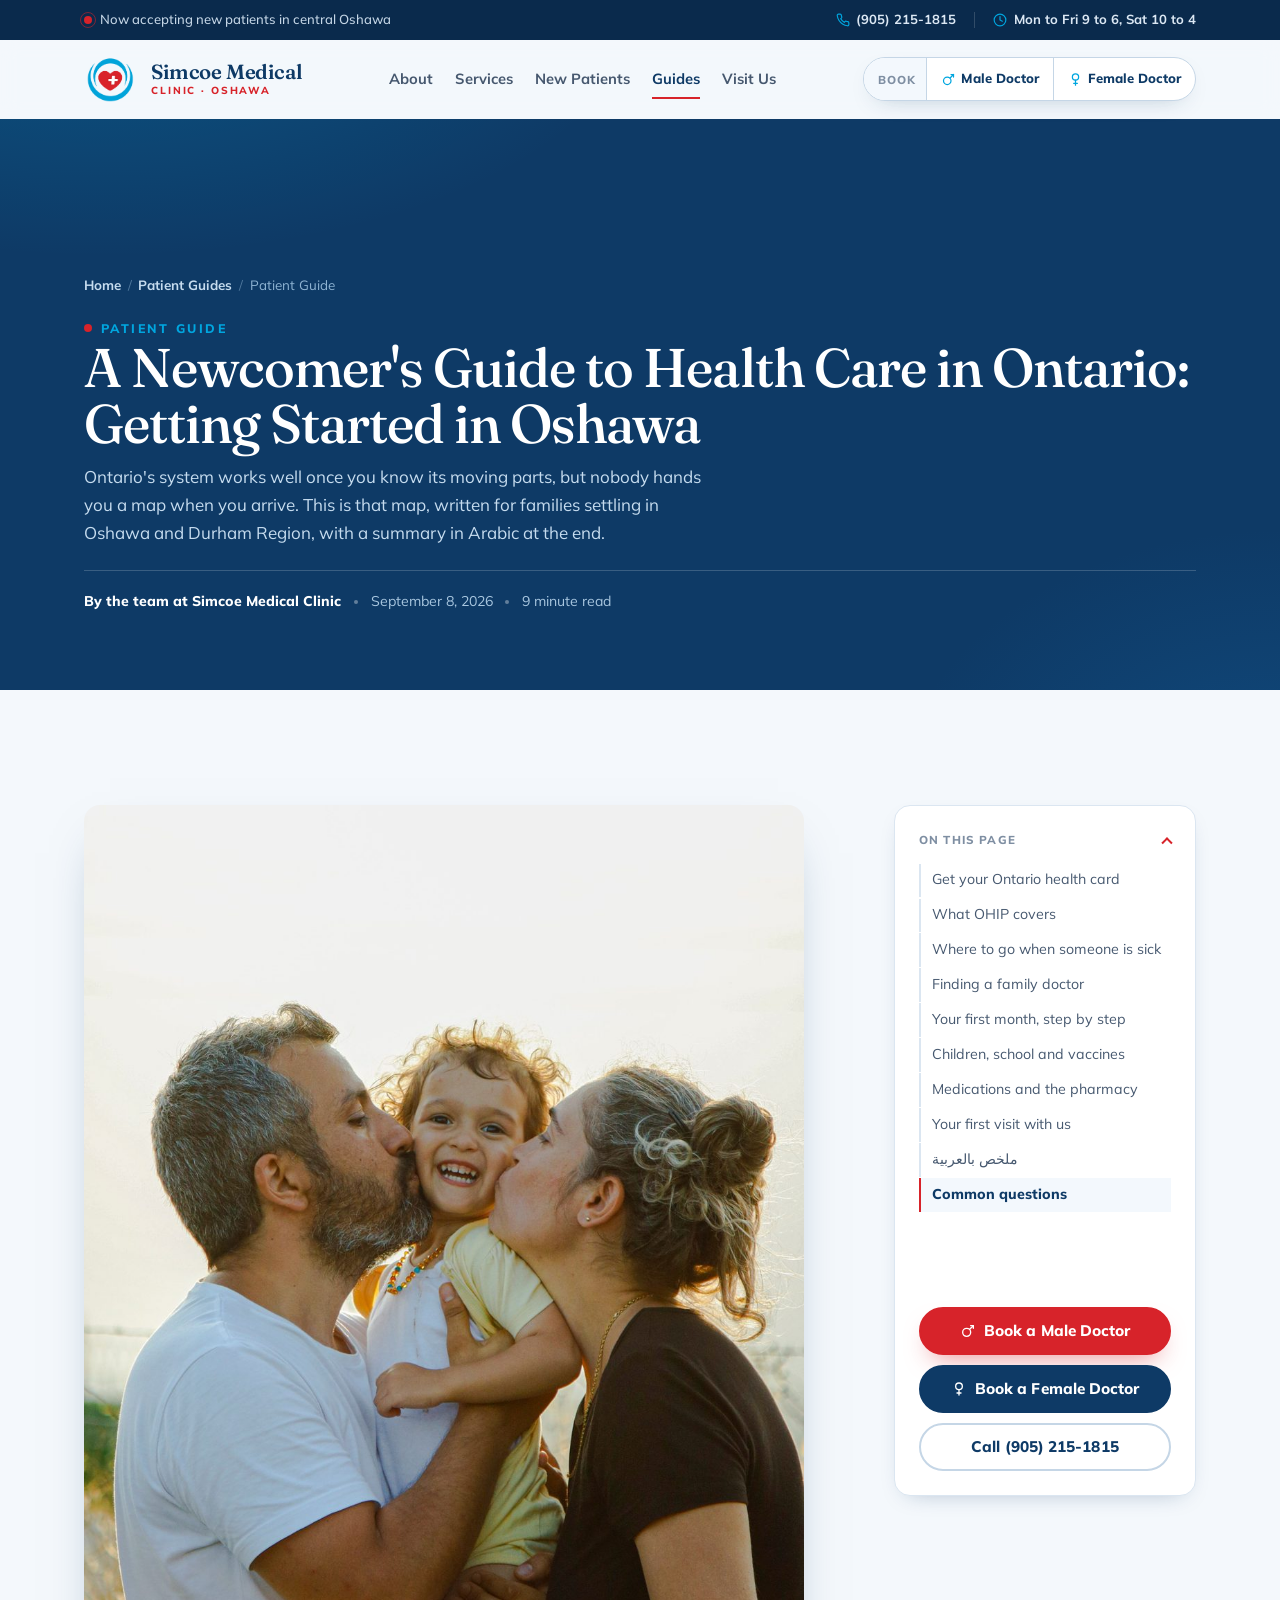
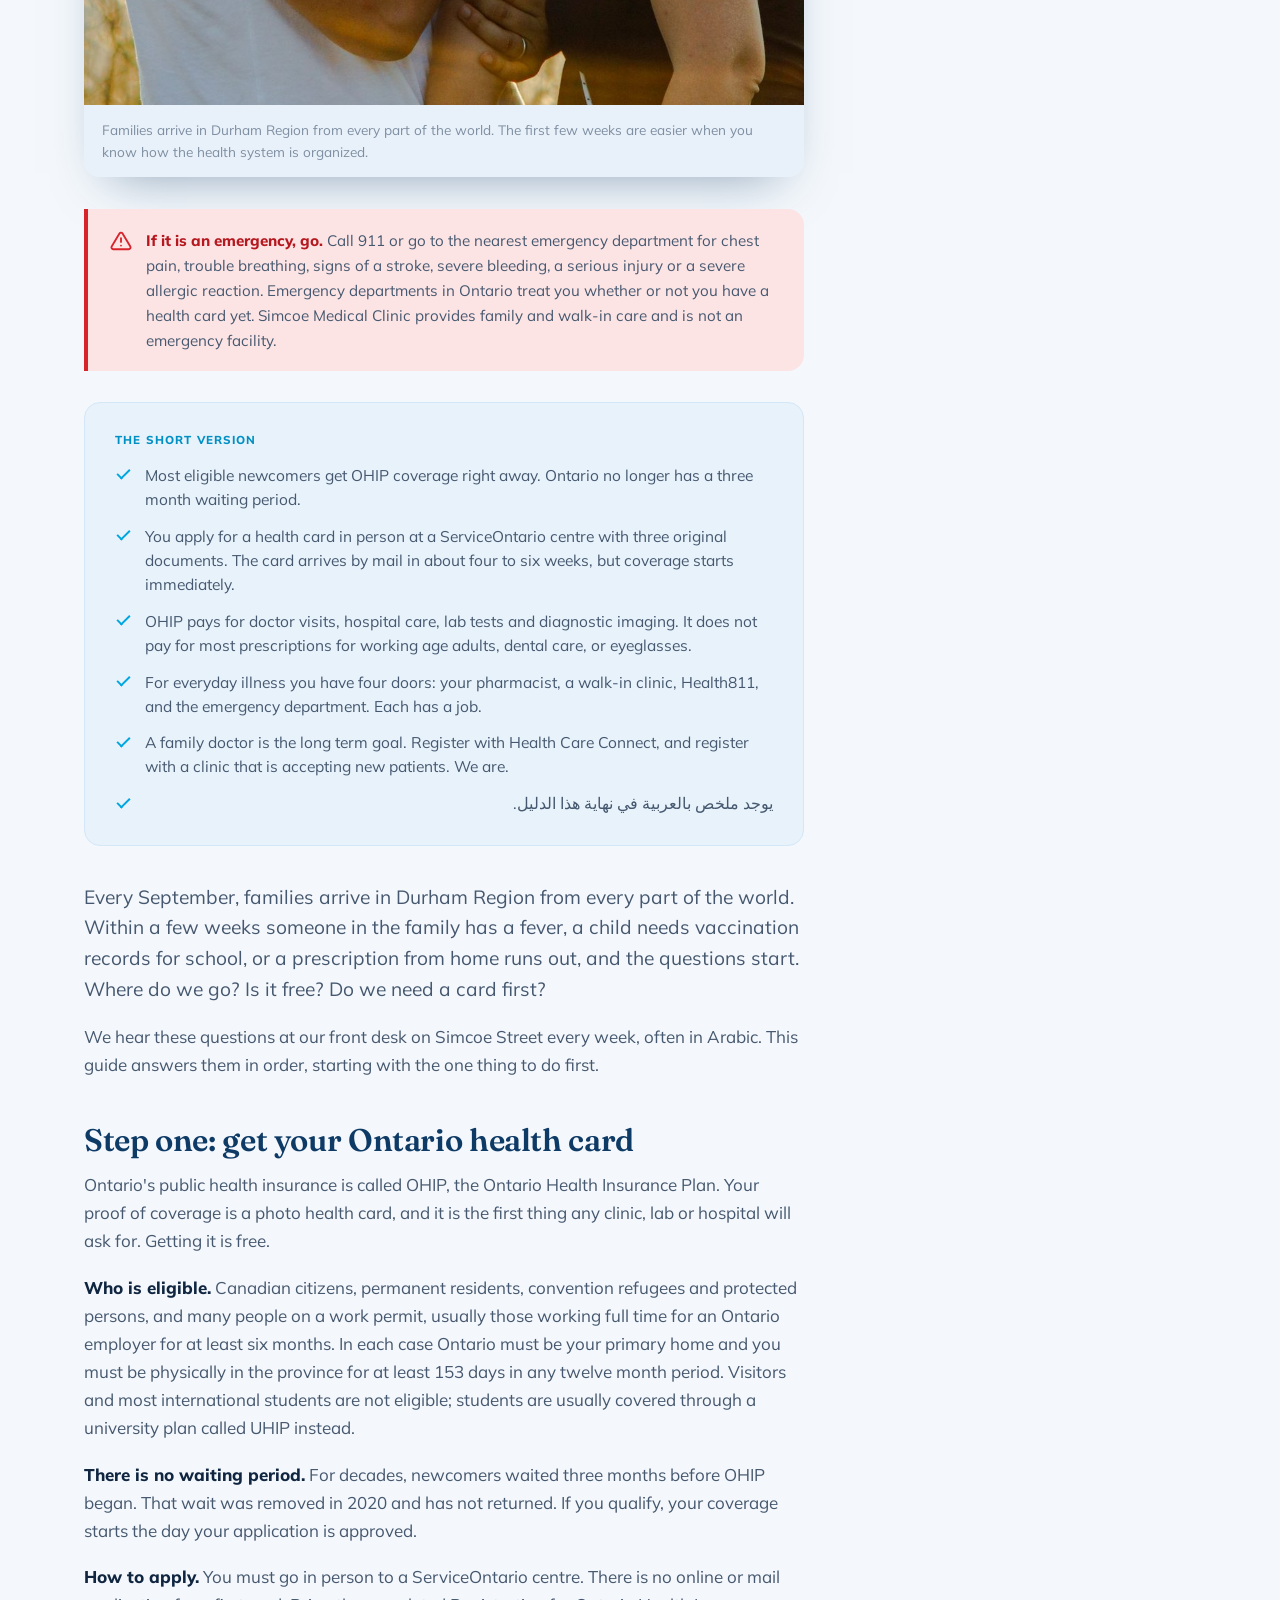
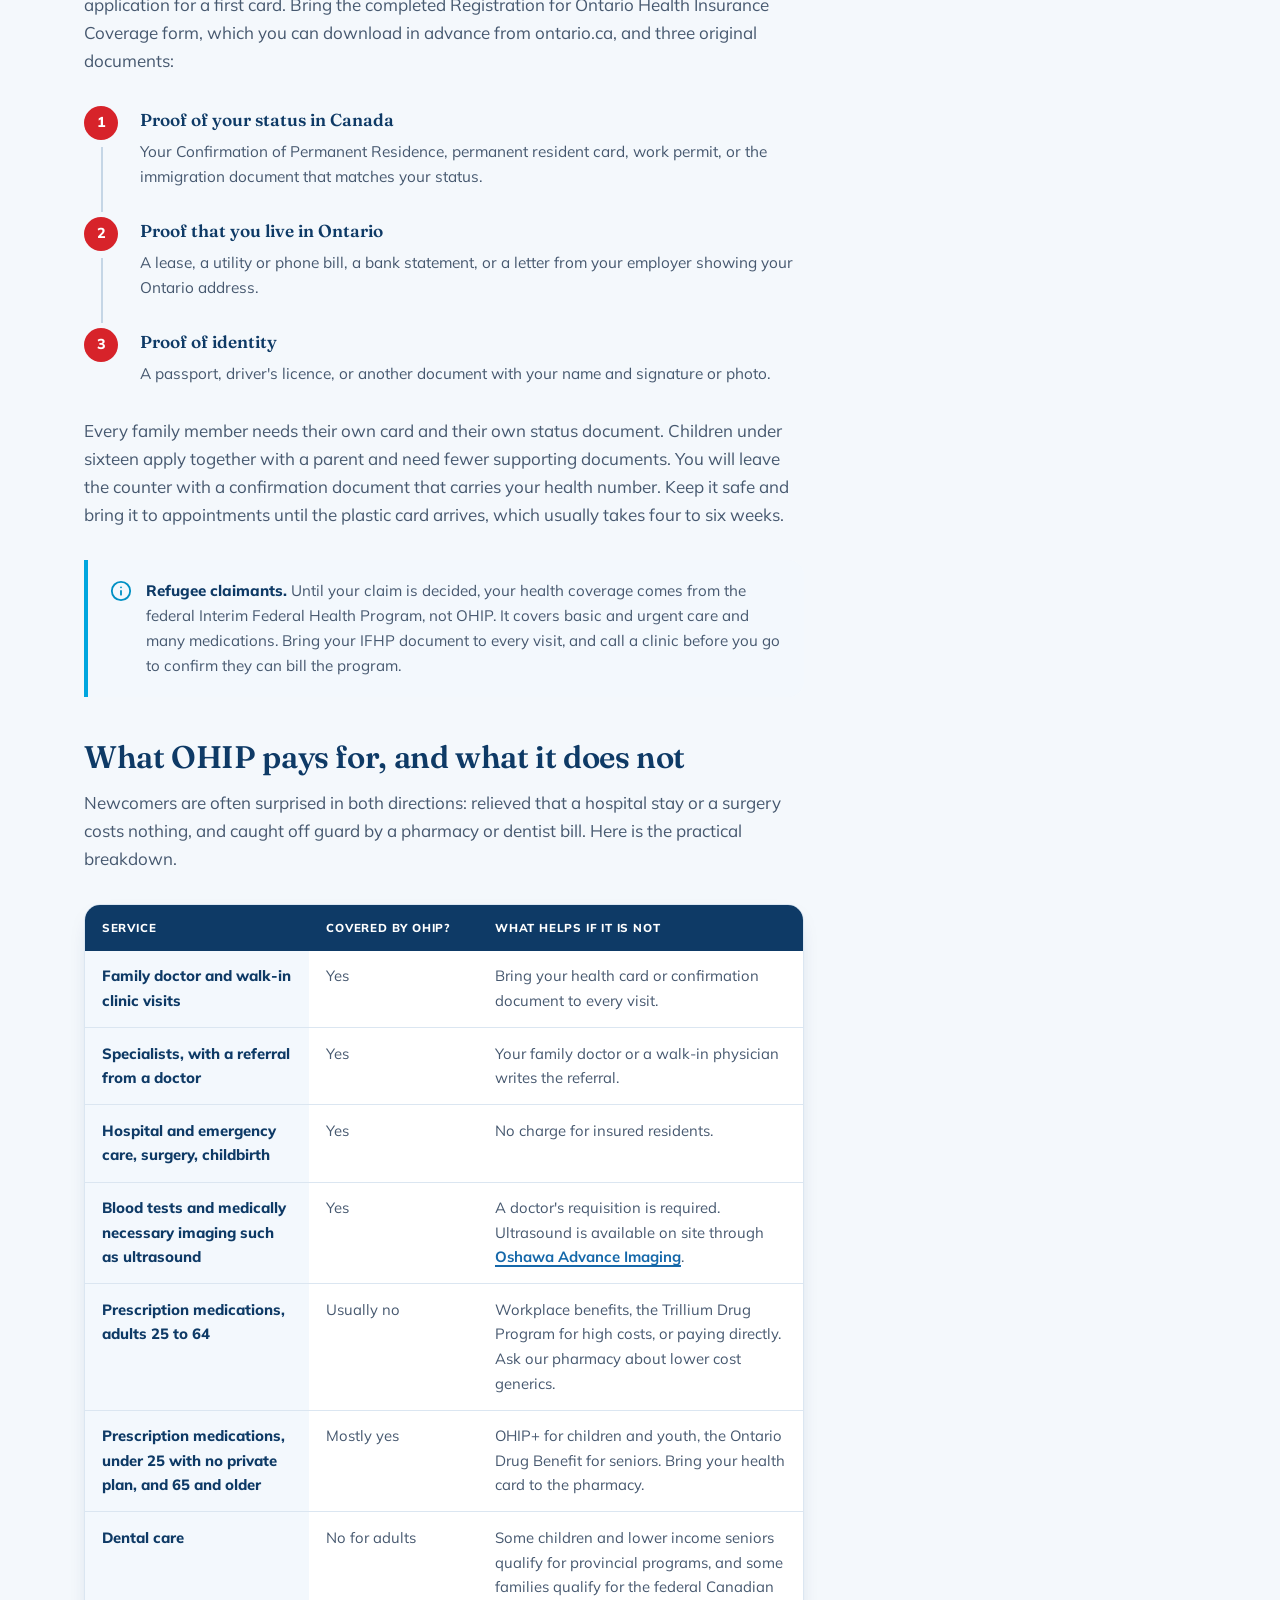
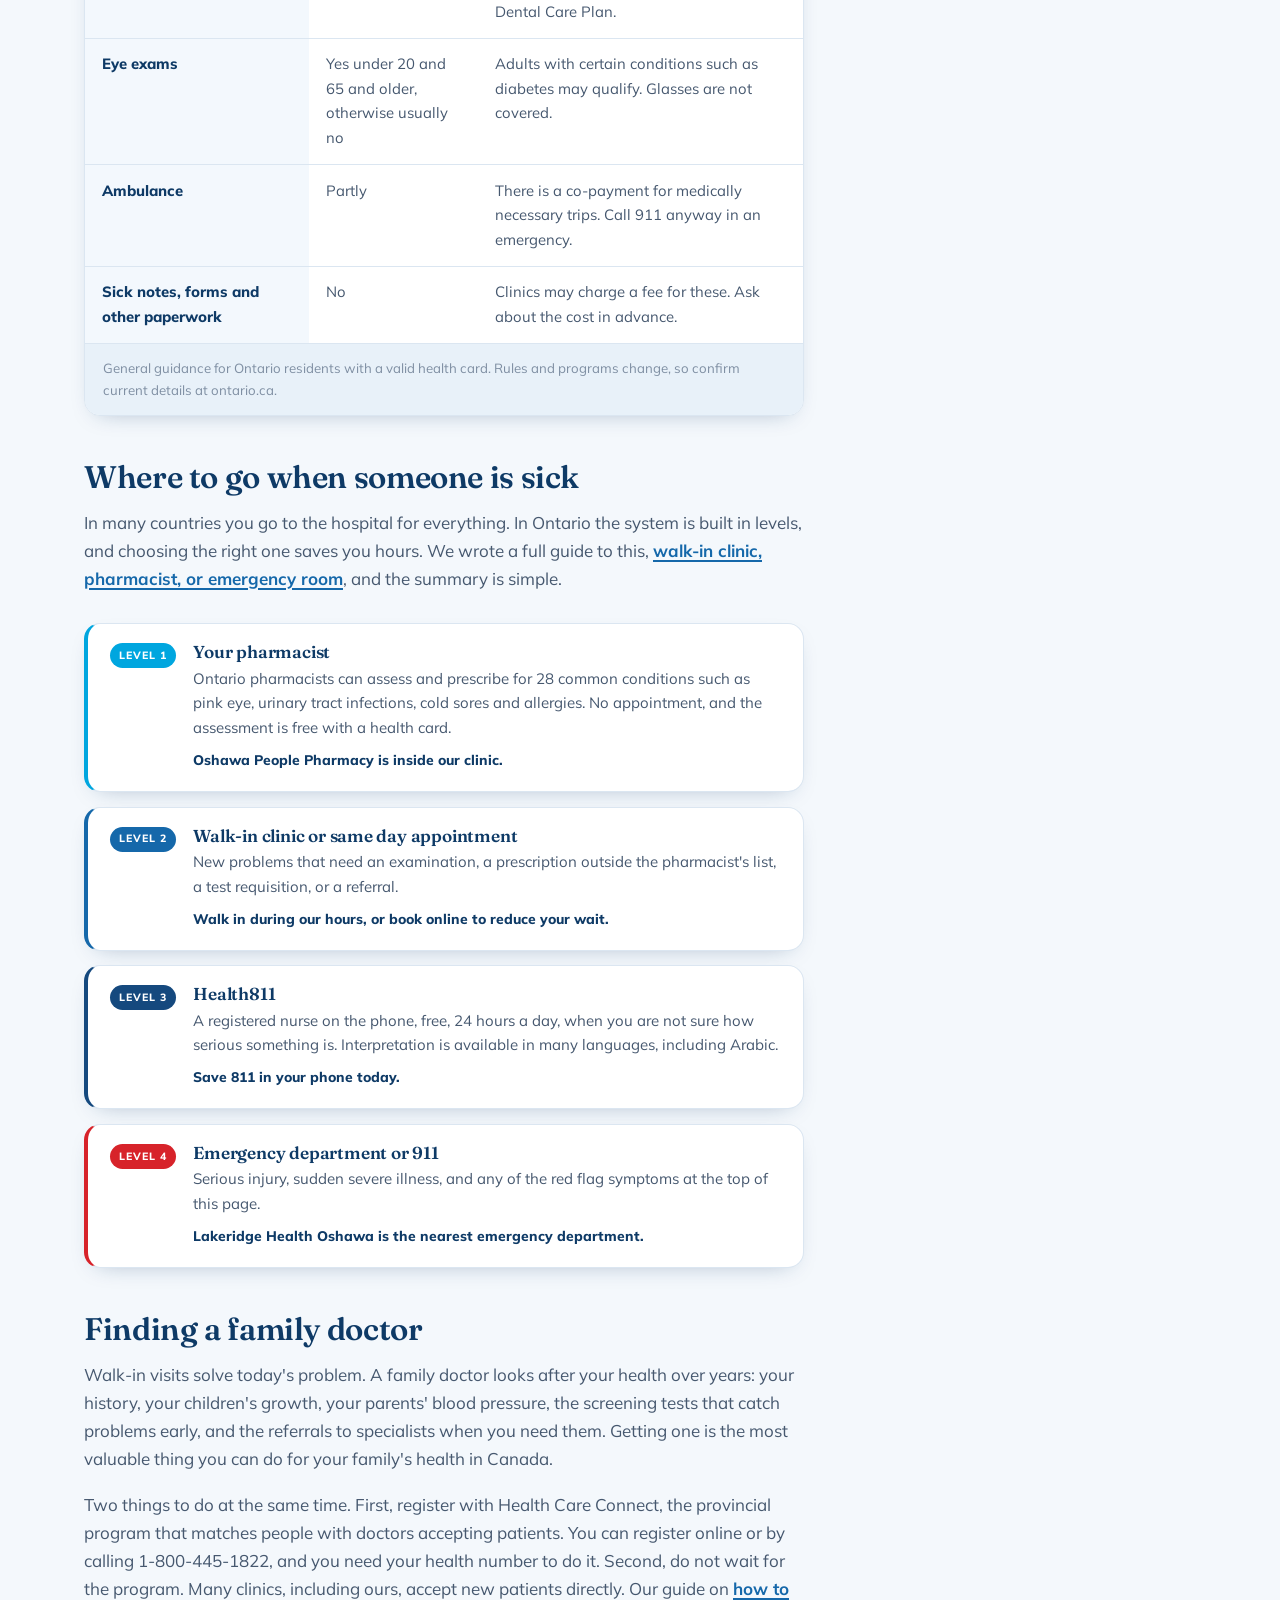
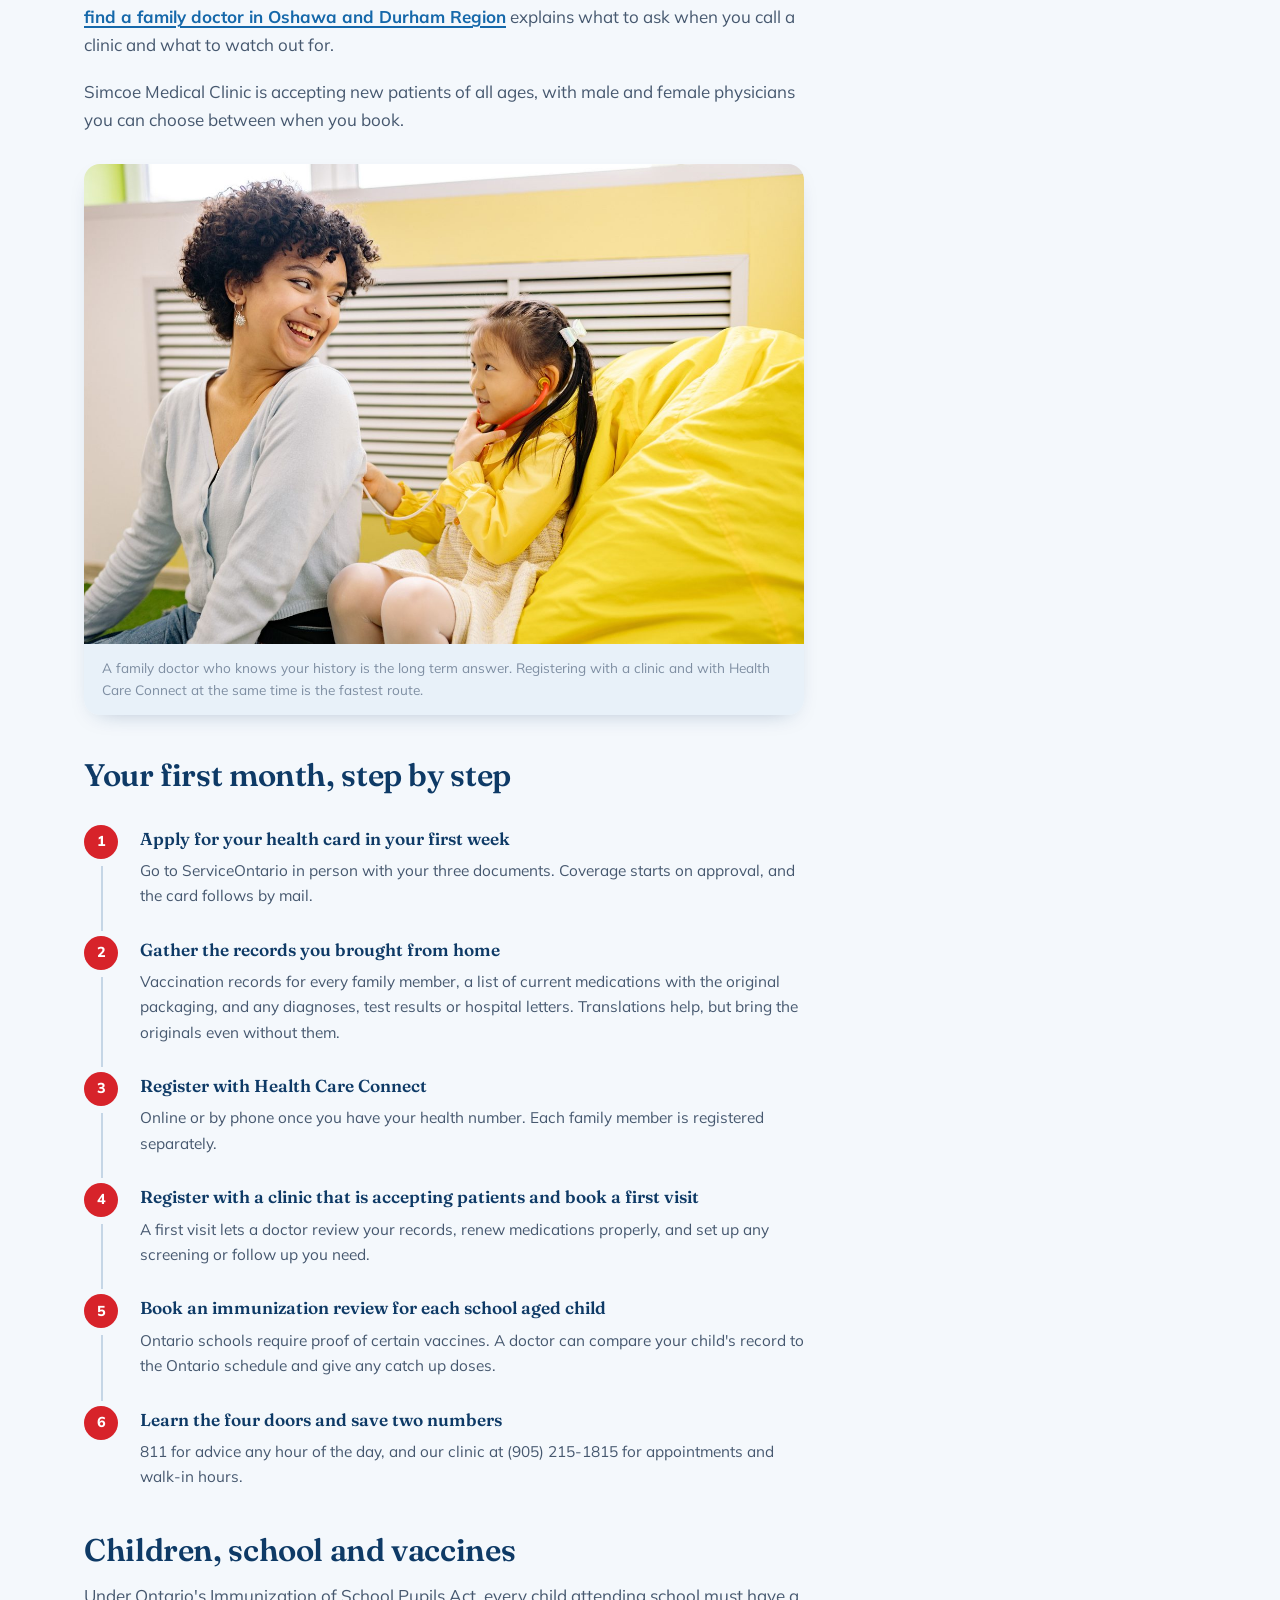
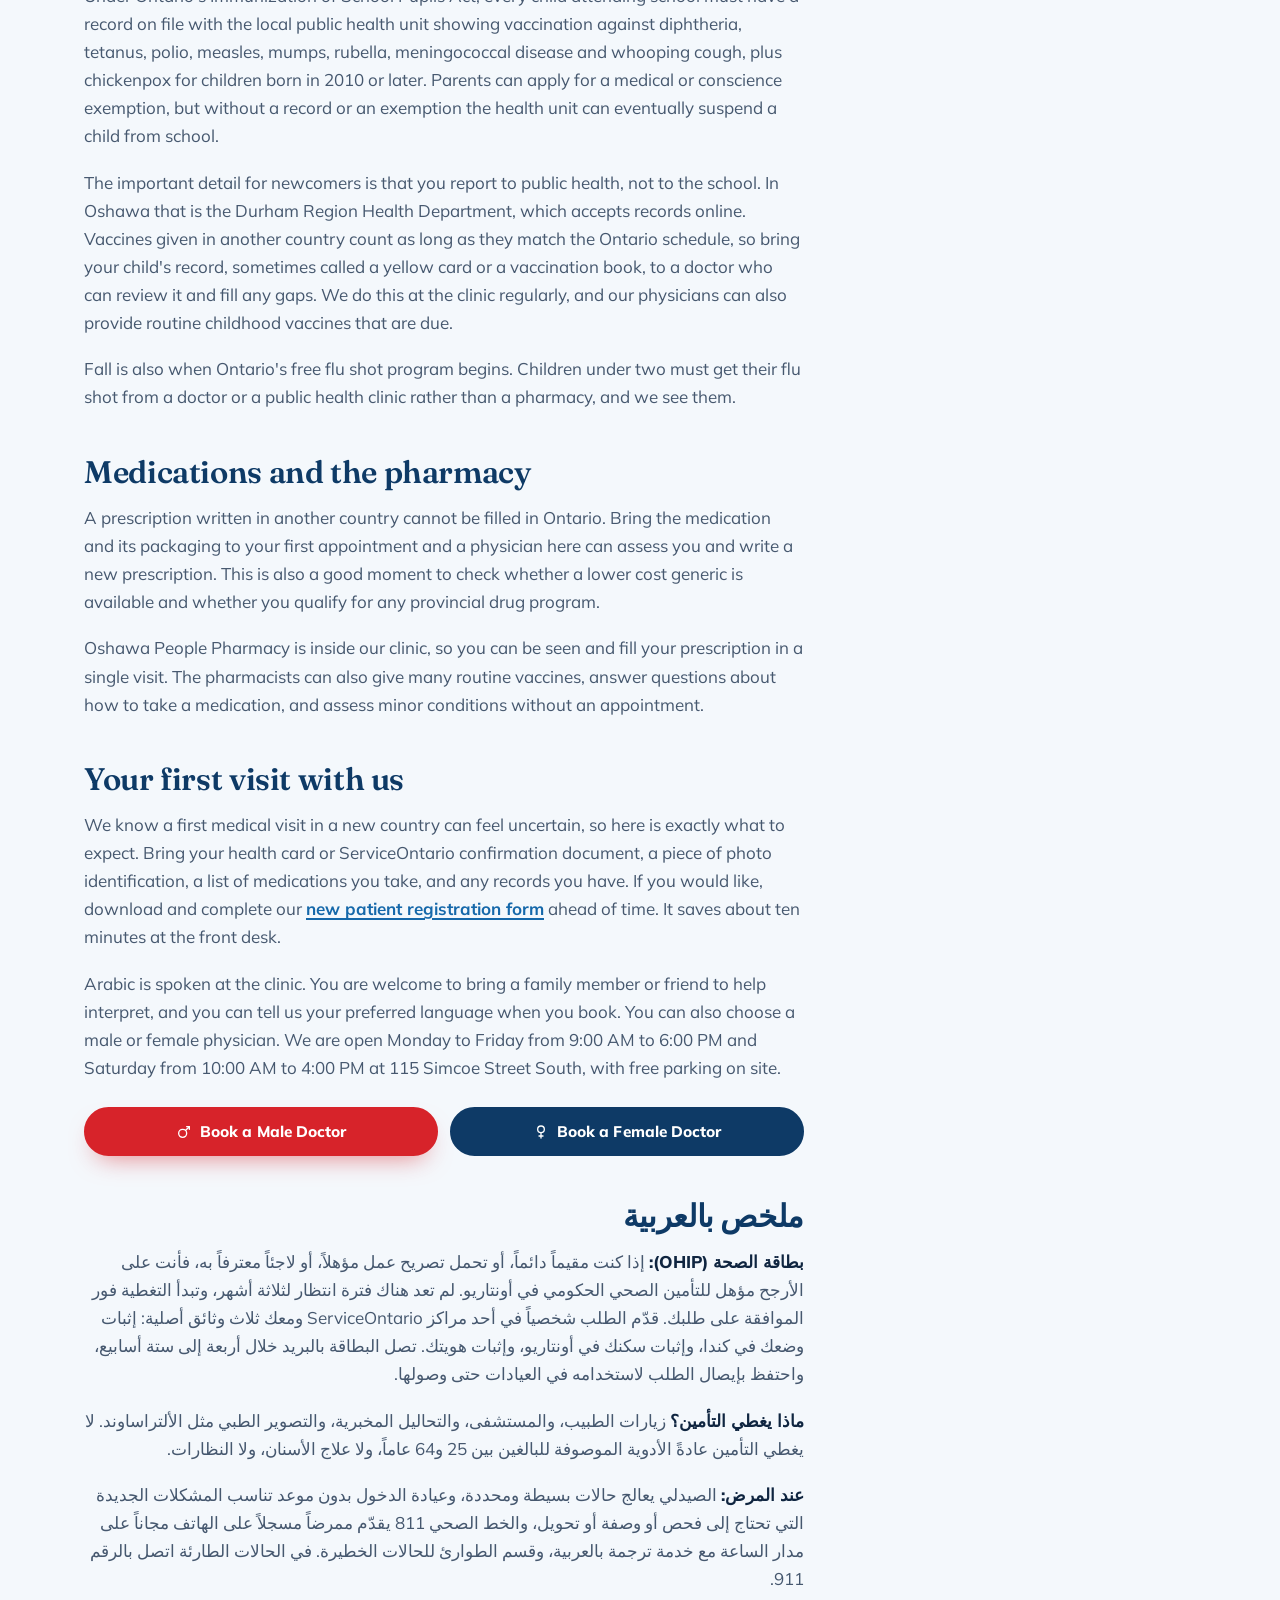
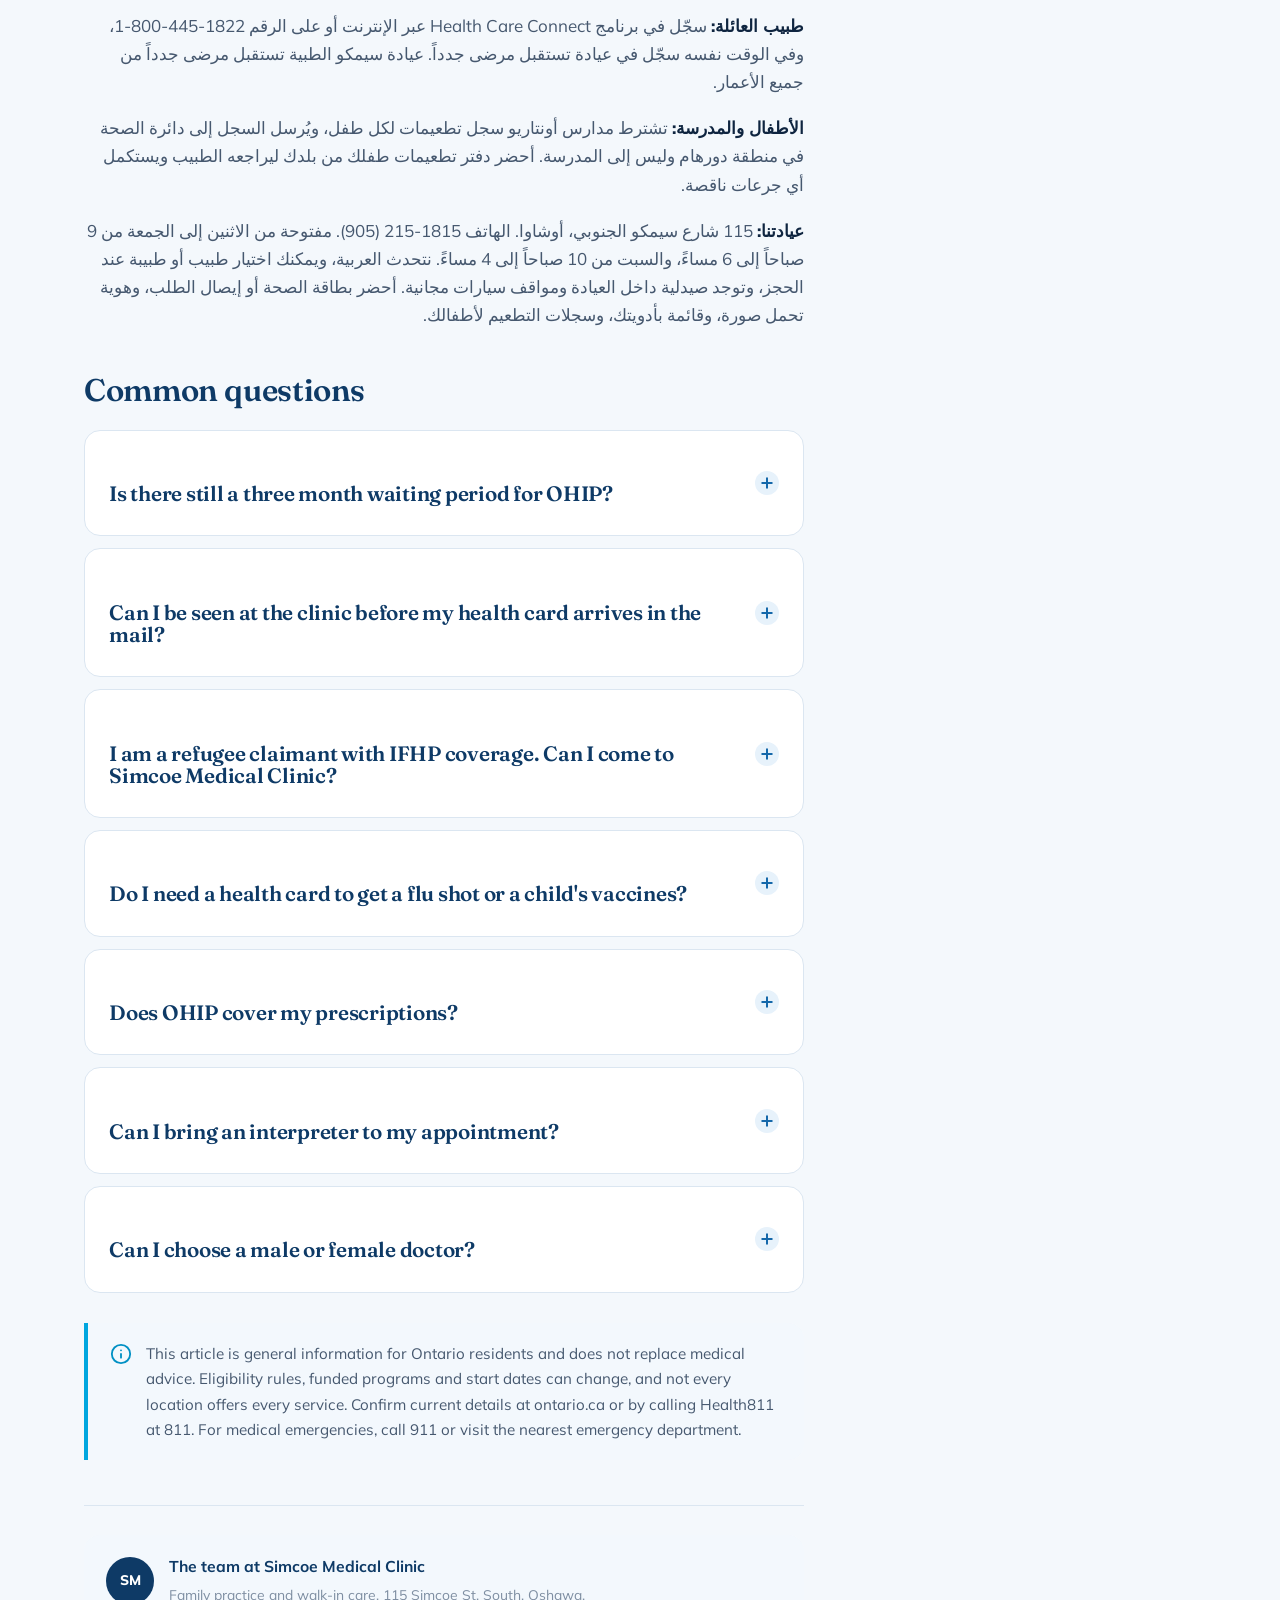
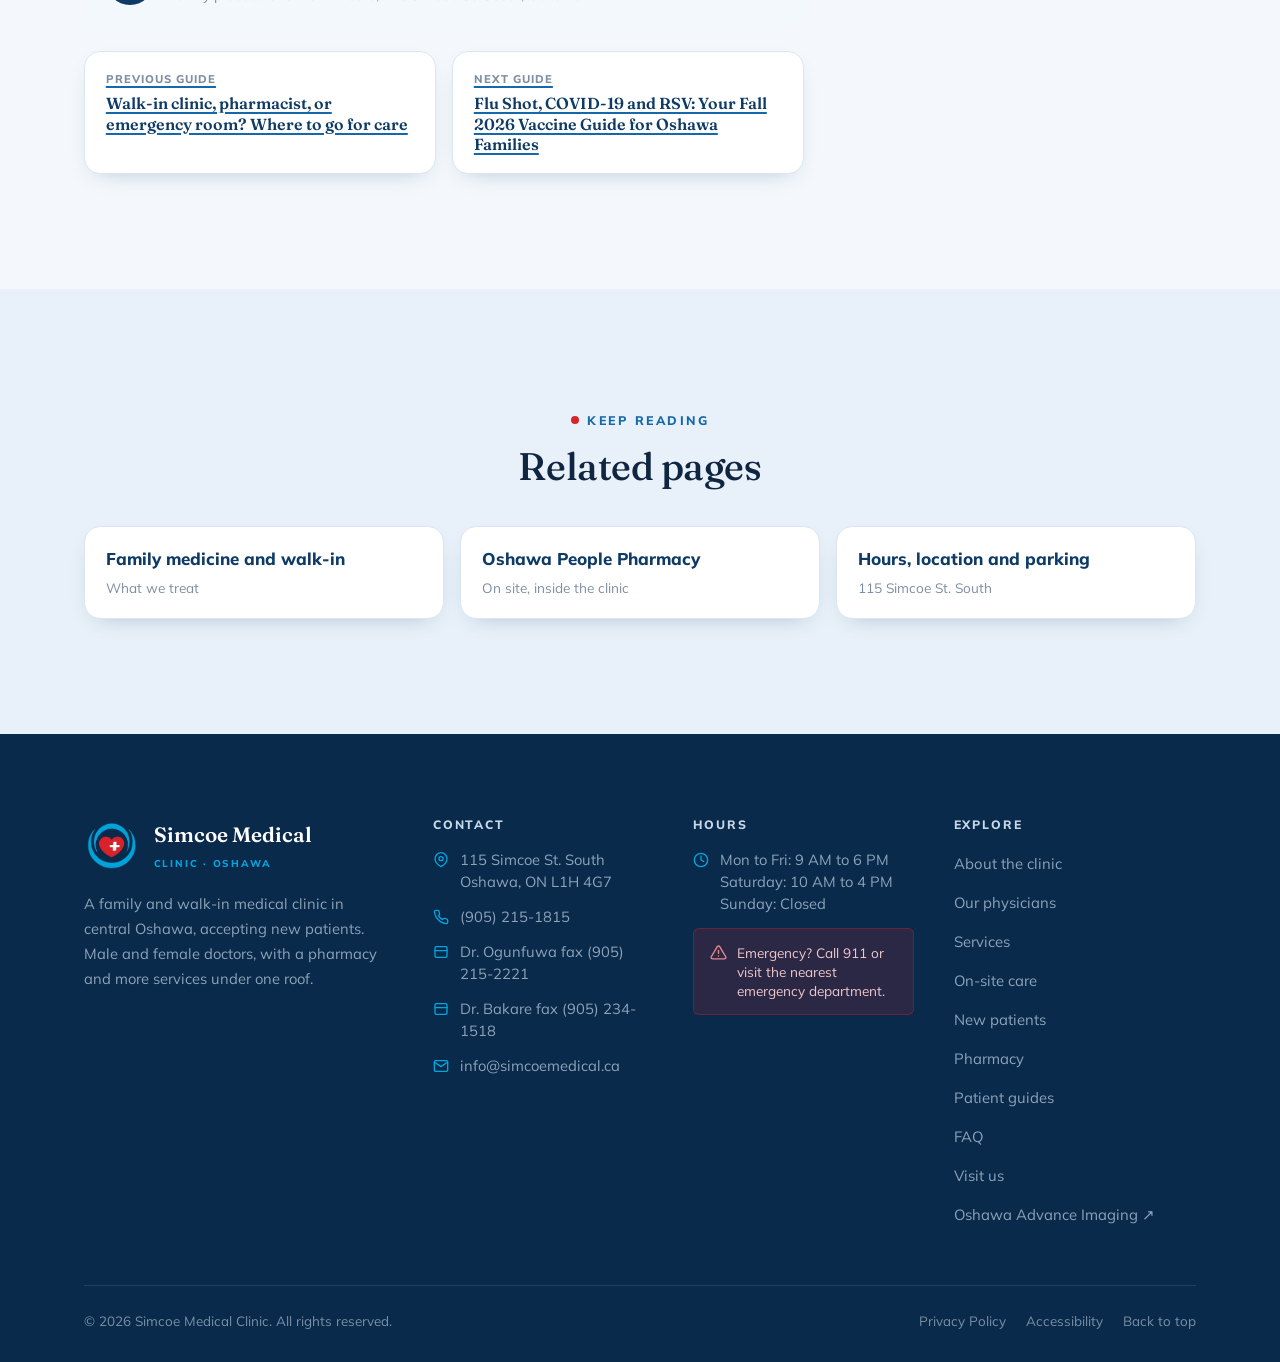
<file: newcomers-guide-health-care-ontario-oshawa.html>
<!DOCTYPE html>
<html lang="en">
<head>
<meta charset="UTF-8">
<meta name="viewport" content="width=device-width, initial-scale=1.0">
<title>Newcomer&#x27;s Guide to Health Care in Ontario | Oshawa</title>
<meta name="description" content="New to Canada? How OHIP works, how to get your health card, where to go when you are sick, and how to find a family doctor in Oshawa. Arabic summary included.">
<meta name="theme-color" content="#0E3A66">
<meta name="robots" content="index, follow, max-image-preview:large, max-snippet:-1">
<meta name="author" content="Simcoe Medical Clinic">
<meta name="geo.region" content="CA-ON">
<meta name="geo.placename" content="Oshawa, Ontario">
<link rel="canonical" href="https://www.simcoemedical.ca/newcomers-guide-health-care-ontario-oshawa.html">
<meta property="og:type" content="article">
<meta property="og:site_name" content="Simcoe Medical Clinic">
<meta property="og:locale" content="en_CA">
<meta property="og:title" content="Newcomer&#x27;s Guide to Health Care in Ontario | Oshawa">
<meta property="og:description" content="How OHIP works, how to get your health card, where to go when you are sick, and how to find a family doctor in Oshawa. With an Arabic summary.">
<meta property="og:url" content="https://www.simcoemedical.ca/newcomers-guide-health-care-ontario-oshawa.html">
<meta property="og:image" content="https://www.simcoemedical.ca/images/family.jpg">
<meta name="twitter:card" content="summary_large_image">
<meta name="twitter:title" content="Newcomer&#x27;s Guide to Health Care in Ontario | Oshawa">
<meta name="twitter:description" content="How OHIP works, how to get your health card, where to go when you are sick, and how to find a family doctor in Oshawa. With an Arabic summary.">
<meta name="twitter:image" content="https://www.simcoemedical.ca/images/family.jpg">
<link rel="icon" href="logo.png" type="image/png">
<link rel="apple-touch-icon" href="logo.png">
<link rel="preconnect" href="https://fonts.googleapis.com">
<link rel="preconnect" href="https://fonts.gstatic.com" crossorigin>
<link href="https://fonts.googleapis.com/css2?family=Fraunces:ital,opsz,wght@0,9..144,400;0,9..144,500;0,9..144,600;0,9..144,700&family=Mulish:wght@400;500;600;700;800&display=swap" rel="stylesheet">
<link rel="stylesheet" href="styles.css">
<script type="application/ld+json">{"@context":"https://schema.org","@type":"BreadcrumbList","itemListElement":[{"@type":"ListItem","position":1,"name":"Home","item":"https://www.simcoemedical.ca/"},{"@type":"ListItem","position":2,"name":"Patient Guides","item":"https://www.simcoemedical.ca/blog.html"},{"@type":"ListItem","position":3,"name":"A Newcomer's Guide to Health Care in Ontario: Getting Started in Oshawa","item":"https://www.simcoemedical.ca/newcomers-guide-health-care-ontario-oshawa.html"}]}</script>
<script type="application/ld+json">{"@context":"https://schema.org","@type":"BlogPosting","headline":"A Newcomer's Guide to Health Care in Ontario: Getting Started in Oshawa","description":"New to Canada? How OHIP works, how to get your health card, where to go when you are sick, and how to find a family doctor in Oshawa. Arabic summary included.","image":["https://www.simcoemedical.ca/images/family.jpg"],"datePublished":"2026-09-08","dateModified":"2026-09-08","inLanguage":"en-CA","wordCount":1964,"mainEntityOfPage":{"@type":"WebPage","@id":"https://www.simcoemedical.ca/newcomers-guide-health-care-ontario-oshawa.html"},"author":{"@type":"Organization","name":"Simcoe Medical Clinic","url":"https://www.simcoemedical.ca/"},"publisher":{"@type":"MedicalClinic","name":"Simcoe Medical Clinic","url":"https://www.simcoemedical.ca/","logo":{"@type":"ImageObject","url":"https://www.simcoemedical.ca/logo.png"},"telephone":"+1-905-215-1815","address":{"@type":"PostalAddress","streetAddress":"115 Simcoe St. South","addressLocality":"Oshawa","addressRegion":"ON","postalCode":"L1H 4G7","addressCountry":"CA"}},"isPartOf":{"@type":"Blog","@id":"https://www.simcoemedical.ca/blog.html","name":"Simcoe Medical Clinic Patient Guides"}}</script>
<script type="application/ld+json">{"@context":"https://schema.org","@type":"FAQPage","mainEntity":[{"@type":"Question","name":"Is there still a three month waiting period for OHIP?","acceptedAnswer":{"@type":"Answer","text":"No. Ontario removed the waiting period in 2020 and has not brought it back. If you are eligible, your coverage begins as soon as ServiceOntario approves your application, usually the same day you apply in person."}},{"@type":"Question","name":"Can I be seen at the clinic before my health card arrives in the mail?","acceptedAnswer":{"@type":"Answer","text":"Yes. Bring the confirmation document ServiceOntario gives you when you apply. It shows your health number and lets us bill OHIP for your visit while you wait for the physical card."}},{"@type":"Question","name":"I am a refugee claimant with IFHP coverage. Can I come to Simcoe Medical Clinic?","acceptedAnswer":{"@type":"Answer","text":"Please call us at (905) 215-1815 before your first visit so we can confirm your coverage details and what we are able to bill. We want to make sure there are no surprises for you at the front desk."}},{"@type":"Question","name":"Do I need a health card to get a flu shot or a child's vaccines?","acceptedAnswer":{"@type":"Answer","text":"Publicly funded vaccines in Ontario are generally available to residents regardless of health card status, but the rules for the visit itself vary. Call ahead and tell us your situation and we will explain your options."}},{"@type":"Question","name":"Does OHIP cover my prescriptions?","acceptedAnswer":{"@type":"Answer","text":"For most adults between 25 and 64, no. Prescriptions are usually paid through a workplace benefit plan or out of pocket. Ontario pays for many medications for children and youth under 25 without private coverage, for seniors 65 and older, and through the Trillium Drug Program for people with high drug costs relative to their income. Our on-site pharmacy can help you find out which program applies to you."}},{"@type":"Question","name":"Can I bring an interpreter to my appointment?","acceptedAnswer":{"@type":"Answer","text":"Yes. You are welcome to bring a family member or friend. Arabic is spoken at the clinic, and Health811 offers interpretation in many languages by phone. Tell us your preferred language when you book."}},{"@type":"Question","name":"Can I choose a male or female doctor?","acceptedAnswer":{"@type":"Answer","text":"Yes. Simcoe Medical Clinic has experienced male and female physicians, and you choose when you book online or by phone."}}]}</script>
</head>
<body>

<div class="scroll-prog" id="scrollProg"></div>

<!-- TOP RIBBON -->
<div class="ribbon">
  <div class="wrap">
    <span class="r-left"><span class="dot"></span> Now accepting new patients in central Oshawa</span>
    <span class="r-right">
      <a href="tel:+19052151815"><svg viewBox="0 0 24 24" fill="none" stroke="currentColor" stroke-width="2" stroke-linecap="round" stroke-linejoin="round"><path d="M22 16.92v3a2 2 0 0 1-2.18 2 19.79 19.79 0 0 1-8.63-3.07 19.5 19.5 0 0 1-6-6 19.79 19.79 0 0 1-3.07-8.67A2 2 0 0 1 4.11 2h3a2 2 0 0 1 2 1.72c.13.96.36 1.9.7 2.81a2 2 0 0 1-.45 2.11L8.09 9.91a16 16 0 0 0 6 6l1.27-1.27a2 2 0 0 1 2.11-.45c.91.34 1.85.57 2.81.7A2 2 0 0 1 22 16.92z"/></svg>(905) 215-1815</a>
      <span class="sep"></span>
      <a href="index.html#contact"><svg viewBox="0 0 24 24" fill="none" stroke="currentColor" stroke-width="2" stroke-linecap="round" stroke-linejoin="round"><circle cx="12" cy="12" r="10"/><polyline points="12 6 12 12 16 14"/></svg>Mon to Fri 9 to 6, Sat 10 to 4</a>
    </span>
  </div>
</div>

<!-- HEADER -->
<header class="header" id="header">
  <div class="wrap">
    <div class="bar">
      <a href="index.html" class="brand" aria-label="Simcoe Medical Clinic home">
        <img src="logo.png" alt="Simcoe Medical Clinic logo" width="55" height="46">
        <span class="bk"><b>Simcoe Medical</b><span>Clinic &middot; Oshawa</span></span>
      </a>
      <nav class="nav" aria-label="Primary">
        <a href="index.html#about">About</a>
        <a href="index.html#services">Services</a>
        <a href="index.html#new-patients">New Patients</a>
        <a href="blog.html" class="active">Guides</a>
        <a href="index.html#contact">Visit Us</a>
      </nav>
      <div class="header-cta">
        <a href="tel:+19052151815" class="callnum"><svg viewBox="0 0 24 24" fill="none" stroke="currentColor" stroke-width="2" stroke-linecap="round" stroke-linejoin="round"><path d="M22 16.92v3a2 2 0 0 1-2.18 2 19.79 19.79 0 0 1-8.63-3.07 19.5 19.5 0 0 1-6-6 19.79 19.79 0 0 1-3.07-8.67A2 2 0 0 1 4.11 2h3a2 2 0 0 1 2 1.72c.13.96.36 1.9.7 2.81a2 2 0 0 1-.45 2.11L8.09 9.91a16 16 0 0 0 6 6l1.27-1.27a2 2 0 0 1 2.11-.45c.91.34 1.85.57 2.81.7A2 2 0 0 1 22 16.92z"/></svg>(905) 215-1815</a>
        <div class="book-pair">
          <span class="bp-label">Book</span>
          <a href="https://app.avaros.ca/av/weblink/simcoe" target="_blank" rel="noopener" class="bp-btn"><svg class="bico" viewBox="0 0 24 24" fill="none" stroke="currentColor" stroke-width="2" stroke-linecap="round" stroke-linejoin="round"><circle cx="10" cy="14" r="6"/><path d="M14.5 9.5L20 4"/><path d="M16 4h4v4"/></svg>Male Doctor</a>
          <a href="https://app.avaros.ca/av/weblink/simcoemc" target="_blank" rel="noopener" class="bp-btn"><svg class="bico" viewBox="0 0 24 24" fill="none" stroke="currentColor" stroke-width="2" stroke-linecap="round" stroke-linejoin="round"><circle cx="12" cy="8" r="5"/><path d="M12 13v8"/><path d="M9 18h6"/></svg>Female Doctor</a>
        </div>
      </div>
      <button class="burger" id="burger" aria-label="Open menu" aria-expanded="false" aria-controls="mobileMenu"><span></span></button>
    </div>
  </div>
</header>

<!-- MOBILE MENU -->
<div class="mobile-menu" id="mobileMenu">
  <span class="eyebrow mm-eyebrow">Menu</span>
  <nav aria-label="Mobile">
    <a href="index.html#about" data-close>About <span>01</span></a>
    <a href="index.html#services" data-close>Services <span>02</span></a>
    <a href="index.html#on-site" data-close>On-Site Care <span>03</span></a>
    <a href="index.html#new-patients" data-close>New Patients <span>04</span></a>
    <a href="blog.html" data-close>Patient Guides <span>05</span></a>
    <a href="index.html#faq" data-close>FAQ <span>06</span></a>
    <a href="index.html#contact" data-close>Visit Us <span>07</span></a>
  </nav>
  <div class="mm-actions">
    <a href="https://app.avaros.ca/av/weblink/simcoe" target="_blank" rel="noopener" class="btn btn--red btn--block" data-close><svg class="bico" viewBox="0 0 24 24" fill="none" stroke="currentColor" stroke-width="2" stroke-linecap="round" stroke-linejoin="round"><circle cx="10" cy="14" r="6"/><path d="M14.5 9.5L20 4"/><path d="M16 4h4v4"/></svg>Book a Male Doctor</a>
    <a href="https://app.avaros.ca/av/weblink/simcoemc" target="_blank" rel="noopener" class="btn btn--navy btn--block" data-close><svg class="bico" viewBox="0 0 24 24" fill="none" stroke="currentColor" stroke-width="2" stroke-linecap="round" stroke-linejoin="round"><circle cx="12" cy="8" r="5"/><path d="M12 13v8"/><path d="M9 18h6"/></svg>Book a Female Doctor</a>
    <a href="tel:+19052151815" class="btn btn--outline btn--block">Call (905) 215-1815</a>
    <div class="mm-contact">115 Simcoe St. South, Oshawa, ON<br><a href="mailto:info@simcoemedical.ca">info@simcoemedical.ca</a></div>
  </div>
</div>


<main id="top">

<section class="page-head">
  <div class="wrap">
    <div class="crumbs"><a href="index.html">Home</a><span class="sep">/</span><a href="blog.html">Patient Guides</a><span class="sep">/</span>Patient Guide</div>
    <span class="eyebrow on-dark">Patient Guide</span>
    <h1 class="h-xl">A Newcomer&#x27;s Guide to Health Care in Ontario: Getting Started in Oshawa</h1>
    <p>Ontario&#x27;s system works well once you know its moving parts, but nobody hands you a map when you arrive. This is that map, written for families settling in Oshawa and Durham Region, with a summary in Arabic at the end.</p>
    <div class="post-meta">
      <b>By the team at Simcoe Medical Clinic</b><span class="dot"></span>
      <time datetime="2026-09-08">September 8, 2026</time><span class="dot"></span><span>9 minute read</span>
    </div>
  </div>
</section>

<section class="section">
  <div class="wrap">
    <div class="art-grid">
      <article class="art-body">
        <figure class="art-hero">
          <img src="images/family.jpg" alt="A happy family spending time together after settling in Oshawa" width="1400" height="933" fetchpriority="high" decoding="async">
          <figcaption>Families arrive in Durham Region from every part of the world. The first few weeks are easier when you know how the health system is organized.</figcaption>
        </figure>

        <div class="alert"><svg viewBox="0 0 24 24" fill="none" stroke="currentColor" stroke-width="2" stroke-linecap="round" stroke-linejoin="round"><path d="M10.29 3.86L1.82 18a2 2 0 0 0 1.71 3h16.94a2 2 0 0 0 1.71-3L13.71 3.86a2 2 0 0 0-3.42 0z"/><line x1="12" y1="9" x2="12" y2="13"/><line x1="12" y1="17" x2="12.01" y2="17"/></svg><p><strong>If it is an emergency, go.</strong> Call 911 or go to the nearest emergency department for chest pain, trouble breathing, signs of a stroke, severe bleeding, a serious injury or a severe allergic reaction. Emergency departments in Ontario treat you whether or not you have a health card yet. Simcoe Medical Clinic provides family and walk-in care and is not an emergency facility.</p></div>

        <div class="keypoints">
          <h2>The short version</h2>
          <ul>
            <li>Most eligible newcomers get OHIP coverage right away. Ontario no longer has a three month waiting period.</li>
            <li>You apply for a health card in person at a ServiceOntario centre with three original documents. The card arrives by mail in about four to six weeks, but coverage starts immediately.</li>
            <li>OHIP pays for doctor visits, hospital care, lab tests and diagnostic imaging. It does not pay for most prescriptions for working age adults, dental care, or eyeglasses.</li>
            <li>For everyday illness you have four doors: your pharmacist, a walk-in clinic, Health811, and the emergency department. Each has a job.</li>
            <li>A family doctor is the long term goal. Register with Health Care Connect, and register with a clinic that is accepting new patients. We are.</li>
            <li lang="ar" dir="rtl" style="text-align:right">يوجد ملخص بالعربية في نهاية هذا الدليل.</li>
          </ul>
        </div>

        <p class="art-lead">Every September, families arrive in Durham Region from every part of the world. Within a few weeks someone in the family has a fever, a child needs vaccination records for school, or a prescription from home runs out, and the questions start. Where do we go? Is it free? Do we need a card first?</p>

        <p>We hear these questions at our front desk on Simcoe Street every week, often in Arabic. This guide answers them in order, starting with the one thing to do first.</p>

        <h2 id="ohip">Step one: get your Ontario health card</h2>
        <p>Ontario's public health insurance is called OHIP, the Ontario Health Insurance Plan. Your proof of coverage is a photo health card, and it is the first thing any clinic, lab or hospital will ask for. Getting it is free.</p>
        <p><strong>Who is eligible.</strong> Canadian citizens, permanent residents, convention refugees and protected persons, and many people on a work permit, usually those working full time for an Ontario employer for at least six months. In each case Ontario must be your primary home and you must be physically in the province for at least 153 days in any twelve month period. Visitors and most international students are not eligible; students are usually covered through a university plan called UHIP instead.</p>
        <p><strong>There is no waiting period.</strong> For decades, newcomers waited three months before OHIP began. That wait was removed in 2020 and has not returned. If you qualify, your coverage starts the day your application is approved.</p>
        <p><strong>How to apply.</strong> You must go in person to a ServiceOntario centre. There is no online or mail application for a first card. Bring the completed Registration for Ontario Health Insurance Coverage form, which you can download in advance from ontario.ca, and three original documents:</p>
        <ol class="art-steps">
          <li><b>Proof of your status in Canada</b><p>Your Confirmation of Permanent Residence, permanent resident card, work permit, or the immigration document that matches your status.</p></li>
          <li><b>Proof that you live in Ontario</b><p>A lease, a utility or phone bill, a bank statement, or a letter from your employer showing your Ontario address.</p></li>
          <li><b>Proof of identity</b><p>A passport, driver's licence, or another document with your name and signature or photo.</p></li>
        </ol>
        <p>Every family member needs their own card and their own status document. Children under sixteen apply together with a parent and need fewer supporting documents. You will leave the counter with a confirmation document that carries your health number. Keep it safe and bring it to appointments until the plastic card arrives, which usually takes four to six weeks.</p>

        <div class="note"><svg viewBox="0 0 24 24" fill="none" stroke="currentColor" stroke-width="2" stroke-linecap="round" stroke-linejoin="round"><circle cx="12" cy="12" r="10"/><path d="M12 16v-4M12 8h.01"/></svg><p><strong>Refugee claimants.</strong> Until your claim is decided, your health coverage comes from the federal Interim Federal Health Program, not OHIP. It covers basic and urgent care and many medications. Bring your IFHP document to every visit, and call a clinic before you go to confirm they can bill the program.</p></div>

        <h2 id="covered">What OHIP pays for, and what it does not</h2>
        <p>Newcomers are often surprised in both directions: relieved that a hospital stay or a surgery costs nothing, and caught off guard by a pharmacy or dentist bill. Here is the practical breakdown.</p>

        <div class="tbl-wrap">
          <p class="tbl-hint">Scroll sideways to see the full table.</p>
          <div class="tbl-scroll">
            <table class="tbl">
              <caption>General guidance for Ontario residents with a valid health card. Rules and programs change, so confirm current details at ontario.ca.</caption>
              <thead><tr><th scope="col">Service</th><th scope="col">Covered by OHIP?</th><th scope="col">What helps if it is not</th></tr></thead>
              <tbody>
                <tr><th scope="row">Family doctor and walk-in clinic visits</th><td>Yes</td><td>Bring your health card or confirmation document to every visit.</td></tr>
                <tr><th scope="row">Specialists, with a referral from a doctor</th><td>Yes</td><td>Your family doctor or a walk-in physician writes the referral.</td></tr>
                <tr><th scope="row">Hospital and emergency care, surgery, childbirth</th><td>Yes</td><td>No charge for insured residents.</td></tr>
                <tr><th scope="row">Blood tests and medically necessary imaging such as ultrasound</th><td>Yes</td><td>A doctor's requisition is required. Ultrasound is available on site through <a href="https://www.oshawaadvanceimaging.ca/" target="_blank" rel="noopener">Oshawa Advance Imaging</a>.</td></tr>
                <tr><th scope="row">Prescription medications, adults 25 to 64</th><td>Usually no</td><td>Workplace benefits, the Trillium Drug Program for high costs, or paying directly. Ask our pharmacy about lower cost generics.</td></tr>
                <tr><th scope="row">Prescription medications, under 25 with no private plan, and 65 and older</th><td>Mostly yes</td><td>OHIP+ for children and youth, the Ontario Drug Benefit for seniors. Bring your health card to the pharmacy.</td></tr>
                <tr><th scope="row">Dental care</th><td>No for adults</td><td>Some children and lower income seniors qualify for provincial programs, and some families qualify for the federal Canadian Dental Care Plan.</td></tr>
                <tr><th scope="row">Eye exams</th><td>Yes under 20 and 65 and older, otherwise usually no</td><td>Adults with certain conditions such as diabetes may qualify. Glasses are not covered.</td></tr>
                <tr><th scope="row">Ambulance</th><td>Partly</td><td>There is a co-payment for medically necessary trips. Call 911 anyway in an emergency.</td></tr>
                <tr><th scope="row">Sick notes, forms and other paperwork</th><td>No</td><td>Clinics may charge a fee for these. Ask about the cost in advance.</td></tr>
              </tbody>
            </table>
          </div>
        </div>

        <h2 id="doors">Where to go when someone is sick</h2>
        <p>In many countries you go to the hospital for everything. In Ontario the system is built in levels, and choosing the right one saves you hours. We wrote a full guide to this, <a href="walk-in-clinic-pharmacist-or-emergency-room-oshawa.html">walk-in clinic, pharmacist, or emergency room</a>, and the summary is simple.</p>
        <div class="levels">
          <div class="level"><span class="lv-n">Level 1</span><div><h3>Your pharmacist</h3><p>Ontario pharmacists can assess and prescribe for 28 common conditions such as pink eye, urinary tract infections, cold sores and allergies. No appointment, and the assessment is free with a health card.</p><span class="lv-do">Oshawa People Pharmacy is inside our clinic.</span></div></div>
          <div class="level level--2"><span class="lv-n">Level 2</span><div><h3>Walk-in clinic or same day appointment</h3><p>New problems that need an examination, a prescription outside the pharmacist's list, a test requisition, or a referral.</p><span class="lv-do">Walk in during our hours, or book online to reduce your wait.</span></div></div>
          <div class="level level--3"><span class="lv-n">Level 3</span><div><h3>Health811</h3><p>A registered nurse on the phone, free, 24 hours a day, when you are not sure how serious something is. Interpretation is available in many languages, including Arabic.</p><span class="lv-do">Save 811 in your phone today.</span></div></div>
          <div class="level level--4"><span class="lv-n">Level 4</span><div><h3>Emergency department or 911</h3><p>Serious injury, sudden severe illness, and any of the red flag symptoms at the top of this page.</p><span class="lv-do">Lakeridge Health Oshawa is the nearest emergency department.</span></div></div>
        </div>

        <h2 id="family-doctor">Finding a family doctor</h2>
        <p>Walk-in visits solve today's problem. A family doctor looks after your health over years: your history, your children's growth, your parents' blood pressure, the screening tests that catch problems early, and the referrals to specialists when you need them. Getting one is the most valuable thing you can do for your family's health in Canada.</p>
        <p>Two things to do at the same time. First, register with Health Care Connect, the provincial program that matches people with doctors accepting patients. You can register online or by calling 1-800-445-1822, and you need your health number to do it. Second, do not wait for the program. Many clinics, including ours, accept new patients directly. Our guide on <a href="find-a-family-doctor-oshawa-durham-region.html">how to find a family doctor in Oshawa and Durham Region</a> explains what to ask when you call a clinic and what to watch out for.</p>
        <p>Simcoe Medical Clinic is accepting new patients of all ages, with male and female physicians you can choose between when you book.</p>

        <figure class="art-fig"><img src="images/welcome.jpg" alt="A doctor smiling warmly with a young patient at Simcoe Medical Clinic" width="1400" height="933" loading="lazy" decoding="async"><figcaption>A family doctor who knows your history is the long term answer. Registering with a clinic and with Health Care Connect at the same time is the fastest route.</figcaption></figure>

        <h2 id="first-month">Your first month, step by step</h2>
        <ol class="art-steps">
          <li><b>Apply for your health card in your first week</b><p>Go to ServiceOntario in person with your three documents. Coverage starts on approval, and the card follows by mail.</p></li>
          <li><b>Gather the records you brought from home</b><p>Vaccination records for every family member, a list of current medications with the original packaging, and any diagnoses, test results or hospital letters. Translations help, but bring the originals even without them.</p></li>
          <li><b>Register with Health Care Connect</b><p>Online or by phone once you have your health number. Each family member is registered separately.</p></li>
          <li><b>Register with a clinic that is accepting patients and book a first visit</b><p>A first visit lets a doctor review your records, renew medications properly, and set up any screening or follow up you need.</p></li>
          <li><b>Book an immunization review for each school aged child</b><p>Ontario schools require proof of certain vaccines. A doctor can compare your child's record to the Ontario schedule and give any catch up doses.</p></li>
          <li><b>Learn the four doors and save two numbers</b><p>811 for advice any hour of the day, and our clinic at (905) 215-1815 for appointments and walk-in hours.</p></li>
        </ol>

        <h2 id="children">Children, school and vaccines</h2>
        <p>Under Ontario's Immunization of School Pupils Act, every child attending school must have a record on file with the local public health unit showing vaccination against diphtheria, tetanus, polio, measles, mumps, rubella, meningococcal disease and whooping cough, plus chickenpox for children born in 2010 or later. Parents can apply for a medical or conscience exemption, but without a record or an exemption the health unit can eventually suspend a child from school.</p>
        <p>The important detail for newcomers is that you report to public health, not to the school. In Oshawa that is the Durham Region Health Department, which accepts records online. Vaccines given in another country count as long as they match the Ontario schedule, so bring your child's record, sometimes called a yellow card or a vaccination book, to a doctor who can review it and fill any gaps. We do this at the clinic regularly, and our physicians can also provide routine childhood vaccines that are due.</p>
        <p>Fall is also when Ontario's free flu shot program begins. Children under two must get their flu shot from a doctor or a public health clinic rather than a pharmacy, and we see them.</p>

        <h2 id="prescriptions">Medications and the pharmacy</h2>
        <p>A prescription written in another country cannot be filled in Ontario. Bring the medication and its packaging to your first appointment and a physician here can assess you and write a new prescription. This is also a good moment to check whether a lower cost generic is available and whether you qualify for any provincial drug program.</p>
        <p>Oshawa People Pharmacy is inside our clinic, so you can be seen and fill your prescription in a single visit. The pharmacists can also give many routine vaccines, answer questions about how to take a medication, and assess minor conditions without an appointment.</p>

        <h2 id="first-visit">Your first visit with us</h2>
        <p>We know a first medical visit in a new country can feel uncertain, so here is exactly what to expect. Bring your health card or ServiceOntario confirmation document, a piece of photo identification, a list of medications you take, and any records you have. If you would like, download and complete our <a href="new-patient-registration.pdf">new patient registration form</a> ahead of time. It saves about ten minutes at the front desk.</p>
        <p>Arabic is spoken at the clinic. You are welcome to bring a family member or friend to help interpret, and you can tell us your preferred language when you book. You can also choose a male or female physician. We are open Monday to Friday from 9:00 AM to 6:00 PM and Saturday from 10:00 AM to 4:00 PM at 115 Simcoe Street South, with free parking on site.</p>

        <div class="btn-duo" style="margin:1.6rem 0 0">
          <a href="https://app.avaros.ca/av/weblink/simcoe" target="_blank" rel="noopener" class="btn btn--red"><svg class="bico" viewBox="0 0 24 24" fill="none" stroke="currentColor" stroke-width="2" stroke-linecap="round" stroke-linejoin="round"><circle cx="10" cy="14" r="6"/><path d="M14.5 9.5L20 4"/><path d="M16 4h4v4"/></svg>Book a Male Doctor</a>
          <a href="https://app.avaros.ca/av/weblink/simcoemc" target="_blank" rel="noopener" class="btn btn--navy"><svg class="bico" viewBox="0 0 24 24" fill="none" stroke="currentColor" stroke-width="2" stroke-linecap="round" stroke-linejoin="round"><circle cx="12" cy="8" r="5"/><path d="M12 13v8"/><path d="M9 18h6"/></svg>Book a Female Doctor</a>
        </div>

        <h2 id="arabic" lang="ar" dir="rtl" style="text-align:right">ملخص بالعربية</h2>
        <div lang="ar" dir="rtl" style="text-align:right">
          <p><strong>بطاقة الصحة (OHIP):</strong> إذا كنت مقيماً دائماً، أو تحمل تصريح عمل مؤهلاً، أو لاجئاً معترفاً به، فأنت على الأرجح مؤهل للتأمين الصحي الحكومي في أونتاريو. لم تعد هناك فترة انتظار لثلاثة أشهر، وتبدأ التغطية فور الموافقة على طلبك. قدّم الطلب شخصياً في أحد مراكز ServiceOntario ومعك ثلاث وثائق أصلية: إثبات وضعك في كندا، وإثبات سكنك في أونتاريو، وإثبات هويتك. تصل البطاقة بالبريد خلال أربعة إلى ستة أسابيع، واحتفظ بإيصال الطلب لاستخدامه في العيادات حتى وصولها.</p>
          <p><strong>ماذا يغطي التأمين؟</strong> زيارات الطبيب، والمستشفى، والتحاليل المخبرية، والتصوير الطبي مثل الألتراساوند. لا يغطي التأمين عادةً الأدوية الموصوفة للبالغين بين 25 و64 عاماً، ولا علاج الأسنان، ولا النظارات.</p>
          <p><strong>عند المرض:</strong> الصيدلي يعالج حالات بسيطة ومحددة، وعيادة الدخول بدون موعد تناسب المشكلات الجديدة التي تحتاج إلى فحص أو وصفة أو تحويل، والخط الصحي 811 يقدّم ممرضاً مسجلاً على الهاتف مجاناً على مدار الساعة مع خدمة ترجمة بالعربية، وقسم الطوارئ للحالات الخطيرة. في الحالات الطارئة اتصل بالرقم 911.</p>
          <p><strong>طبيب العائلة:</strong> سجّل في برنامج Health Care Connect عبر الإنترنت أو على الرقم <span dir="ltr">1-800-445-1822</span>، وفي الوقت نفسه سجّل في عيادة تستقبل مرضى جدداً. عيادة سيمكو الطبية تستقبل مرضى جدداً من جميع الأعمار.</p>
          <p><strong>الأطفال والمدرسة:</strong> تشترط مدارس أونتاريو سجل تطعيمات لكل طفل، ويُرسل السجل إلى دائرة الصحة في منطقة دورهام وليس إلى المدرسة. أحضر دفتر تطعيمات طفلك من بلدك ليراجعه الطبيب ويستكمل أي جرعات ناقصة.</p>
          <p><strong>عيادتنا:</strong> <span dir="ltr">115</span> شارع سيمكو الجنوبي، أوشاوا. الهاتف <span dir="ltr">(905) 215-1815</span>. مفتوحة من الاثنين إلى الجمعة من 9 صباحاً إلى 6 مساءً، والسبت من 10 صباحاً إلى 4 مساءً. نتحدث العربية، ويمكنك اختيار طبيب أو طبيبة عند الحجز، وتوجد صيدلية داخل العيادة ومواقف سيارات مجانية. أحضر بطاقة الصحة أو إيصال الطلب، وهوية تحمل صورة، وقائمة بأدويتك، وسجلات التطعيم لأطفالك.</p>
        </div>

        <h2 id="questions">Common questions</h2>
<div class="faq-wrap">
<div class="faq-item"><button class="faq-q" aria-expanded="false"><h3>Is there still a three month waiting period for OHIP?</h3><span class="faq-ic" aria-hidden="true"></span></button><div class="faq-a"><p>No. Ontario removed the waiting period in 2020 and has not brought it back. If you are eligible, your coverage begins as soon as ServiceOntario approves your application, usually the same day you apply in person.</p></div></div>
<div class="faq-item"><button class="faq-q" aria-expanded="false"><h3>Can I be seen at the clinic before my health card arrives in the mail?</h3><span class="faq-ic" aria-hidden="true"></span></button><div class="faq-a"><p>Yes. Bring the confirmation document ServiceOntario gives you when you apply. It shows your health number and lets us bill OHIP for your visit while you wait for the physical card.</p></div></div>
<div class="faq-item"><button class="faq-q" aria-expanded="false"><h3>I am a refugee claimant with IFHP coverage. Can I come to Simcoe Medical Clinic?</h3><span class="faq-ic" aria-hidden="true"></span></button><div class="faq-a"><p>Please call us at (905) 215-1815 before your first visit so we can confirm your coverage details and what we are able to bill. We want to make sure there are no surprises for you at the front desk.</p></div></div>
<div class="faq-item"><button class="faq-q" aria-expanded="false"><h3>Do I need a health card to get a flu shot or a child&#x27;s vaccines?</h3><span class="faq-ic" aria-hidden="true"></span></button><div class="faq-a"><p>Publicly funded vaccines in Ontario are generally available to residents regardless of health card status, but the rules for the visit itself vary. Call ahead and tell us your situation and we will explain your options.</p></div></div>
<div class="faq-item"><button class="faq-q" aria-expanded="false"><h3>Does OHIP cover my prescriptions?</h3><span class="faq-ic" aria-hidden="true"></span></button><div class="faq-a"><p>For most adults between 25 and 64, no. Prescriptions are usually paid through a workplace benefit plan or out of pocket. Ontario pays for many medications for children and youth under 25 without private coverage, for seniors 65 and older, and through the Trillium Drug Program for people with high drug costs relative to their income. Our on-site pharmacy can help you find out which program applies to you.</p></div></div>
<div class="faq-item"><button class="faq-q" aria-expanded="false"><h3>Can I bring an interpreter to my appointment?</h3><span class="faq-ic" aria-hidden="true"></span></button><div class="faq-a"><p>Yes. You are welcome to bring a family member or friend. Arabic is spoken at the clinic, and Health811 offers interpretation in many languages by phone. Tell us your preferred language when you book.</p></div></div>
<div class="faq-item"><button class="faq-q" aria-expanded="false"><h3>Can I choose a male or female doctor?</h3><span class="faq-ic" aria-hidden="true"></span></button><div class="faq-a"><p>Yes. Simcoe Medical Clinic has experienced male and female physicians, and you choose when you book online or by phone.</p></div></div>
</div>

        <div class="note"><svg viewBox="0 0 24 24" fill="none" stroke="currentColor" stroke-width="2" stroke-linecap="round" stroke-linejoin="round"><circle cx="12" cy="12" r="10"/><path d="M12 16v-4M12 8h.01"/></svg><p>This article is general information for Ontario residents and does not replace medical advice. Eligibility rules, funded programs and start dates can change, and not every location offers every service. Confirm current details at ontario.ca or by calling Health811 at 811. For medical emergencies, call 911 or visit the nearest emergency department.</p></div>

        <div class="art-foot">
          <div class="byline">
            <span class="av" aria-hidden="true">SM</span>
            <div><b>The team at Simcoe Medical Clinic</b><span>Family practice and walk-in care, 115 Simcoe St. South, Oshawa.</span></div>
          </div>
          <div class="post-nav">
            <a href="walk-in-clinic-pharmacist-or-emergency-room-oshawa.html"><span>Previous guide</span><b>Walk-in clinic, pharmacist, or emergency room? Where to go for care</b></a>
            <a href="flu-shot-fall-vaccines-oshawa-2026.html"><span>Next guide</span><b>Flu Shot, COVID-19 and RSV: Your Fall 2026 Vaccine Guide for Oshawa Families</b></a>
          </div>
        </div>
      </article>

      <aside>
        <div class="side-card">
          <details class="toc-t" open>
            <summary>On this page</summary>
            <ol>
        <li><a href="#ohip">Get your Ontario health card</a></li>
        <li><a href="#covered">What OHIP covers</a></li>
        <li><a href="#doors">Where to go when someone is sick</a></li>
        <li><a href="#family-doctor">Finding a family doctor</a></li>
        <li><a href="#first-month">Your first month, step by step</a></li>
        <li><a href="#children">Children, school and vaccines</a></li>
        <li><a href="#prescriptions">Medications and the pharmacy</a></li>
        <li><a href="#first-visit">Your first visit with us</a></li>
        <li><a href="#arabic">ملخص بالعربية</a></li>
        <li><a href="#questions">Common questions</a></li>
            </ol>
          </details>
          <div class="divider" style="margin:1.1rem 0"></div>
          <div class="btn-duo--block" style="grid-template-columns:1fr">
            <a href="https://app.avaros.ca/av/weblink/simcoe" target="_blank" rel="noopener" class="btn btn--red btn--block"><svg class="bico" viewBox="0 0 24 24" fill="none" stroke="currentColor" stroke-width="2" stroke-linecap="round" stroke-linejoin="round"><circle cx="10" cy="14" r="6"/><path d="M14.5 9.5L20 4"/><path d="M16 4h4v4"/></svg>Book a Male Doctor</a>
            <a href="https://app.avaros.ca/av/weblink/simcoemc" target="_blank" rel="noopener" class="btn btn--navy btn--block"><svg class="bico" viewBox="0 0 24 24" fill="none" stroke="currentColor" stroke-width="2" stroke-linecap="round" stroke-linejoin="round"><circle cx="12" cy="8" r="5"/><path d="M12 13v8"/><path d="M9 18h6"/></svg>Book a Female Doctor</a>
            <a href="tel:+19052151815" class="btn btn--outline btn--block">Call (905) 215-1815</a>
          </div>
        </div>
      </aside>
    </div>
  </div>
</section>

<section class="section bg-bg2">
  <div class="wrap">
    <div class="section-head center-head" style="margin-bottom:clamp(28px,3vw,40px)">
      <span class="eyebrow center">Keep reading</span>
      <h2 class="h-lg">Related pages</h2>
    </div>
    <div class="rel-grid">
      <a href="index.html#services">Family medicine and walk-in<span>What we treat</span></a>
      <a href="index.html#pharmacy">Oshawa People Pharmacy<span>On site, inside the clinic</span></a>
      <a href="index.html#contact">Hours, location and parking<span>115 Simcoe St. South</span></a>
    </div>
  </div>
</section>

<!-- FOOTER -->
<footer class="footer">
  <div class="wrap">
    <div class="footer-top">
      <div class="footer-col">
        <div class="f-brand"><img src="logo.png" alt="Simcoe Medical Clinic logo" width="58" height="48"><div><b>Simcoe Medical</b><span>Clinic &middot; Oshawa</span></div></div>
        <p>A family and walk-in medical clinic in central Oshawa, accepting new patients. Male and female doctors, with a pharmacy and more services under one roof.</p>
      </div>
      <div class="footer-col">
        <h4>Contact</h4>
        <div class="fc-line"><svg viewBox="0 0 24 24" fill="none" stroke="currentColor" stroke-width="2" stroke-linecap="round" stroke-linejoin="round"><path d="M21 10c0 7-9 12-9 12s-9-5-9-12a9 9 0 0 1 18 0z"/><circle cx="12" cy="10" r="3"/></svg><span>115 Simcoe St. South<br>Oshawa, ON L1H 4G7</span></div>
        <div class="fc-line"><svg viewBox="0 0 24 24" fill="none" stroke="currentColor" stroke-width="2" stroke-linecap="round" stroke-linejoin="round"><path d="M22 16.92v3a2 2 0 0 1-2.18 2 19.79 19.79 0 0 1-8.63-3.07 19.5 19.5 0 0 1-6-6 19.79 19.79 0 0 1-3.07-8.67A2 2 0 0 1 4.11 2h3a2 2 0 0 1 2 1.72c.13.96.36 1.9.7 2.81a2 2 0 0 1-.45 2.11L8.09 9.91a16 16 0 0 0 6 6l1.27-1.27a2 2 0 0 1 2.11-.45c.91.34 1.85.57 2.81.7A2 2 0 0 1 22 16.92z"/></svg><a href="tel:+19052151815">(905) 215-1815</a></div>
        <div class="fc-line"><svg viewBox="0 0 24 24" fill="none" stroke="currentColor" stroke-width="2" stroke-linecap="round" stroke-linejoin="round"><rect x="3" y="4" width="18" height="16" rx="2"/><path d="M3 10h18"/></svg><span>Dr. Ogunfuwa fax (905) 215-2221</span></div>
        <div class="fc-line"><svg viewBox="0 0 24 24" fill="none" stroke="currentColor" stroke-width="2" stroke-linecap="round" stroke-linejoin="round"><rect x="3" y="4" width="18" height="16" rx="2"/><path d="M3 10h18"/></svg><span>Dr. Bakare fax (905) 234-1518</span></div>
        <div class="fc-line"><svg viewBox="0 0 24 24" fill="none" stroke="currentColor" stroke-width="2" stroke-linecap="round" stroke-linejoin="round"><path d="M4 4h16a2 2 0 0 1 2 2v12a2 2 0 0 1-2 2H4a2 2 0 0 1-2-2V6a2 2 0 0 1 2-2z"/><polyline points="22 6 12 13 2 6"/></svg><a href="mailto:info@simcoemedical.ca">info@simcoemedical.ca</a></div>
      </div>
      <div class="footer-col">
        <h4>Hours</h4>
        <div class="fc-line"><svg viewBox="0 0 24 24" fill="none" stroke="currentColor" stroke-width="2" stroke-linecap="round" stroke-linejoin="round"><circle cx="12" cy="12" r="10"/><polyline points="12 6 12 12 16 14"/></svg><span>Mon to Fri: 9 AM to 6 PM<br>Saturday: 10 AM to 4 PM<br>Sunday: Closed</span></div>
        <div class="footer-emergency"><svg viewBox="0 0 24 24" fill="none" stroke="currentColor" stroke-width="2" stroke-linecap="round" stroke-linejoin="round"><path d="M10.29 3.86L1.82 18a2 2 0 0 0 1.71 3h16.94a2 2 0 0 0 1.71-3L13.71 3.86a2 2 0 0 0-3.42 0z"/><line x1="12" y1="9" x2="12" y2="13"/><line x1="12" y1="17" x2="12.01" y2="17"/></svg><span>Emergency? Call 911 or visit the nearest emergency department.</span></div>
      </div>
      <div class="footer-col">
        <h4>Explore</h4>
        <ul>
          <li><a href="index.html#about">About the clinic</a></li>
          <li><a href="index.html#physicians">Our physicians</a></li>
          <li><a href="index.html#services">Services</a></li>
          <li><a href="index.html#on-site">On-site care</a></li>
          <li><a href="index.html#new-patients">New patients</a></li>
          <li><a href="index.html#pharmacy">Pharmacy</a></li>
          <li><a href="blog.html">Patient guides</a></li>
          <li><a href="index.html#faq">FAQ</a></li>
          <li><a href="index.html#contact">Visit us</a></li>
          <li><a href="https://www.oshawaadvanceimaging.ca/" target="_blank" rel="noopener">Oshawa Advance Imaging &#8599;</a></li>
        </ul>
      </div>
    </div>
    <div class="footer-bottom">
      <span>&copy; <span id="yr">2026</span> Simcoe Medical Clinic. All rights reserved.</span>
      <span class="fb-links">
        <a href="#">Privacy Policy</a>
        <a href="#">Accessibility</a>
        <a href="index.html#top">Back to top</a>
      </span>
    </div>
  </div>
</footer>


</main>

<div class="mobile-bar">
  <a href="tel:+19052151815" class="mb-call"><svg viewBox="0 0 24 24" fill="none" stroke="currentColor" stroke-width="2" stroke-linecap="round" stroke-linejoin="round"><path d="M22 16.92v3a2 2 0 0 1-2.18 2 19.79 19.79 0 0 1-8.63-3.07 19.5 19.5 0 0 1-6-6 19.79 19.79 0 0 1-3.07-8.67A2 2 0 0 1 4.11 2h3a2 2 0 0 1 2 1.72c.13.96.36 1.9.7 2.81a2 2 0 0 1-.45 2.11L8.09 9.91a16 16 0 0 0 6 6l1.27-1.27a2 2 0 0 1 2.11-.45c.91.34 1.85.57 2.81.7A2 2 0 0 1 22 16.92z"/></svg>Call</a>
  <a href="https://app.avaros.ca/av/weblink/simcoe" target="_blank" rel="noopener" class="mb-book"><svg viewBox="0 0 24 24" fill="none" stroke="currentColor" stroke-width="2" stroke-linecap="round" stroke-linejoin="round"><rect x="3" y="4" width="18" height="18" rx="2"/><line x1="16" y1="2" x2="16" y2="6"/><line x1="8" y1="2" x2="8" y2="6"/><line x1="3" y1="10" x2="21" y2="10"/></svg>Book Male</a>
  <a href="https://app.avaros.ca/av/weblink/simcoemc" target="_blank" rel="noopener" class="mb-book-f"><svg viewBox="0 0 24 24" fill="none" stroke="currentColor" stroke-width="2" stroke-linecap="round" stroke-linejoin="round"><rect x="3" y="4" width="18" height="18" rx="2"/><line x1="16" y1="2" x2="16" y2="6"/><line x1="8" y1="2" x2="8" y2="6"/><line x1="3" y1="10" x2="21" y2="10"/></svg>Book Female</a>
</div>

<button class="to-top" id="toTop" aria-label="Back to top"><svg viewBox="0 0 24 24" fill="none" stroke="currentColor" stroke-width="2.2" stroke-linecap="round" stroke-linejoin="round"><line x1="12" y1="19" x2="12" y2="5"/><polyline points="5 12 12 5 19 12"/></svg></button>

<script src="script.js"></script>
</body>
</html>
</file>
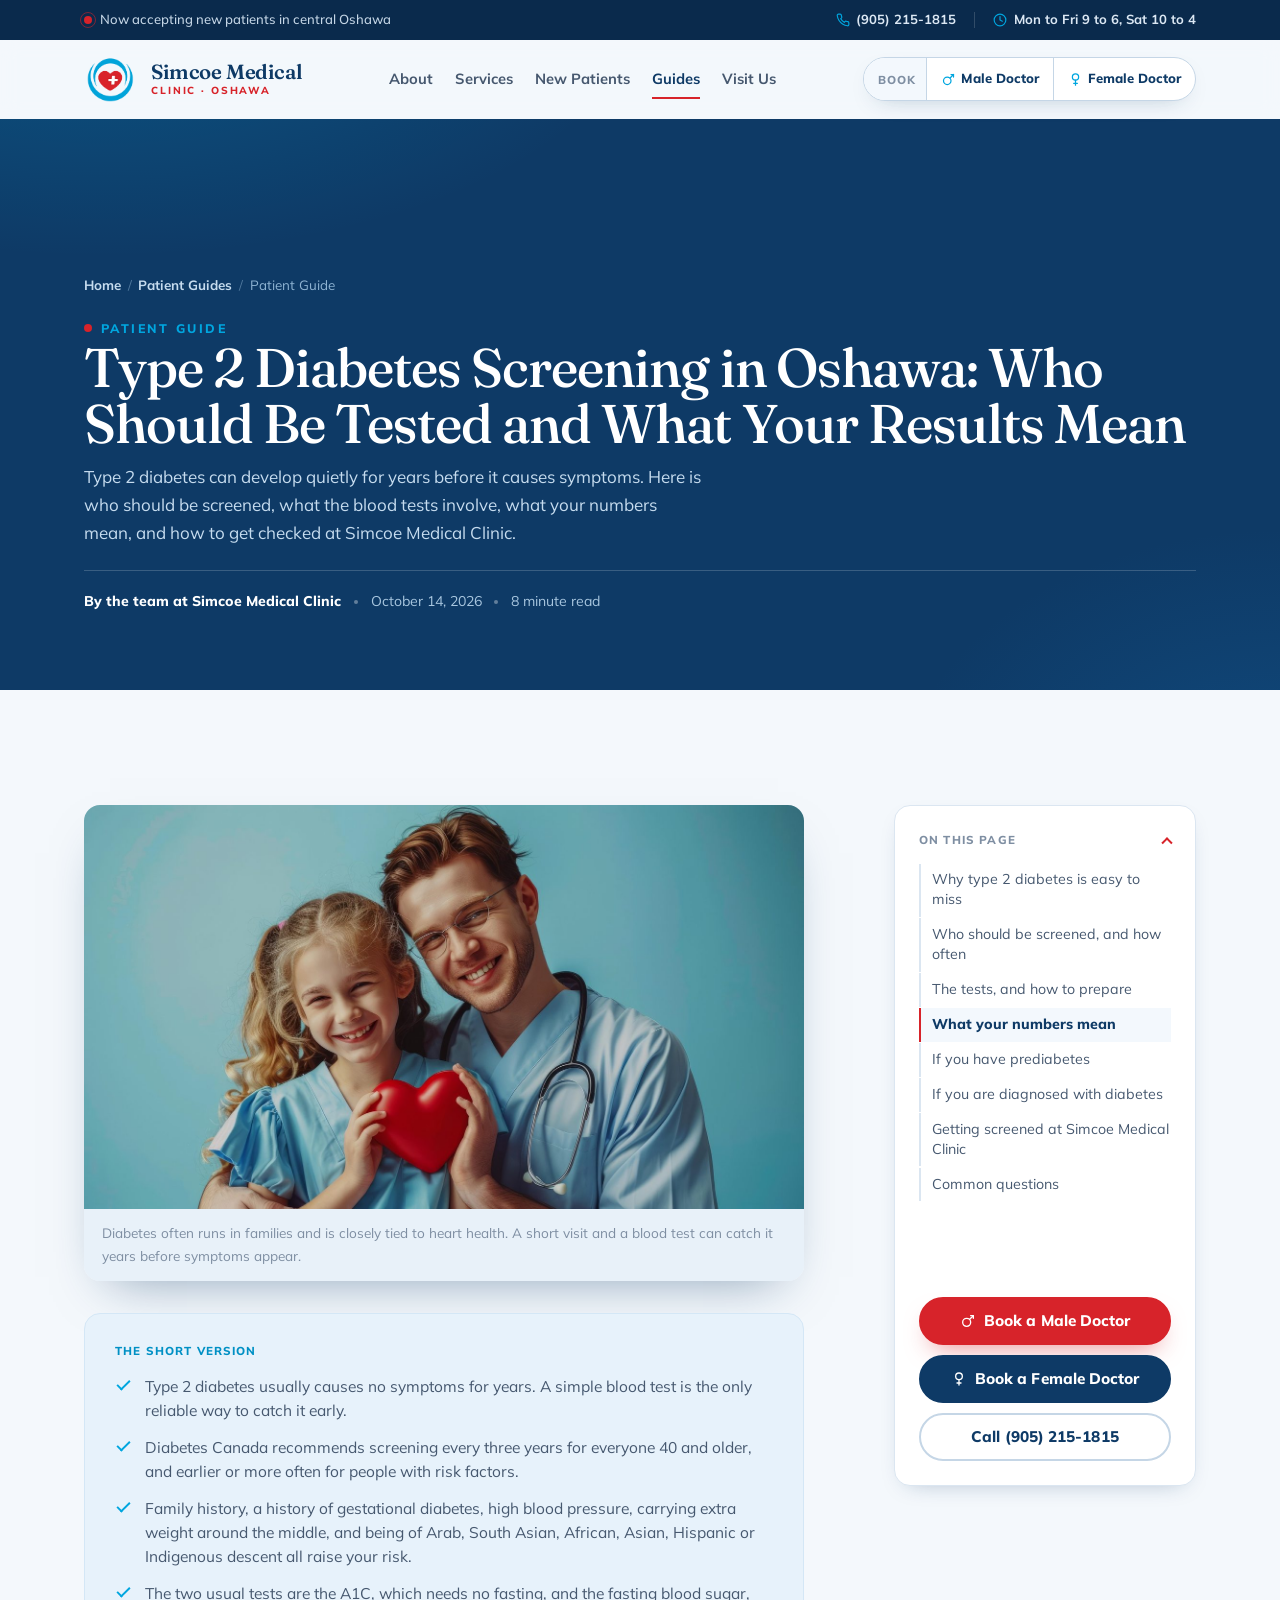
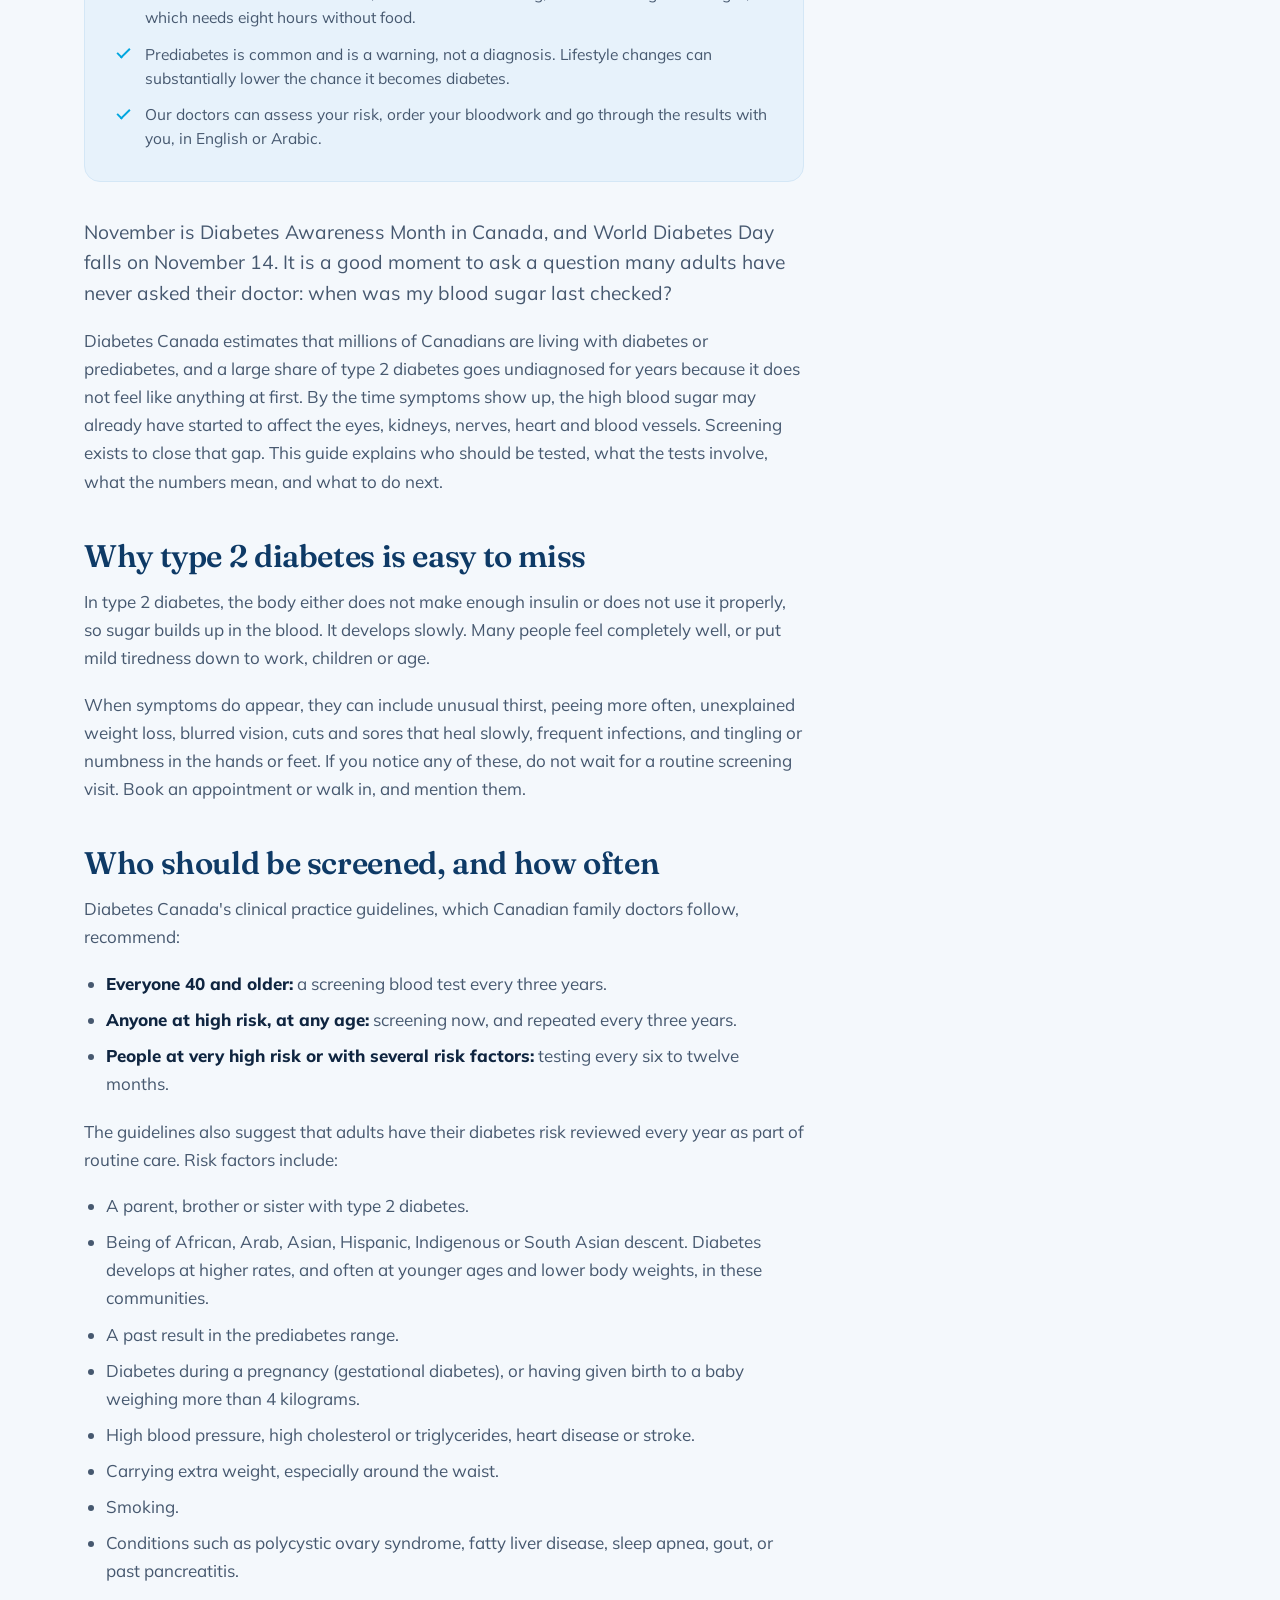
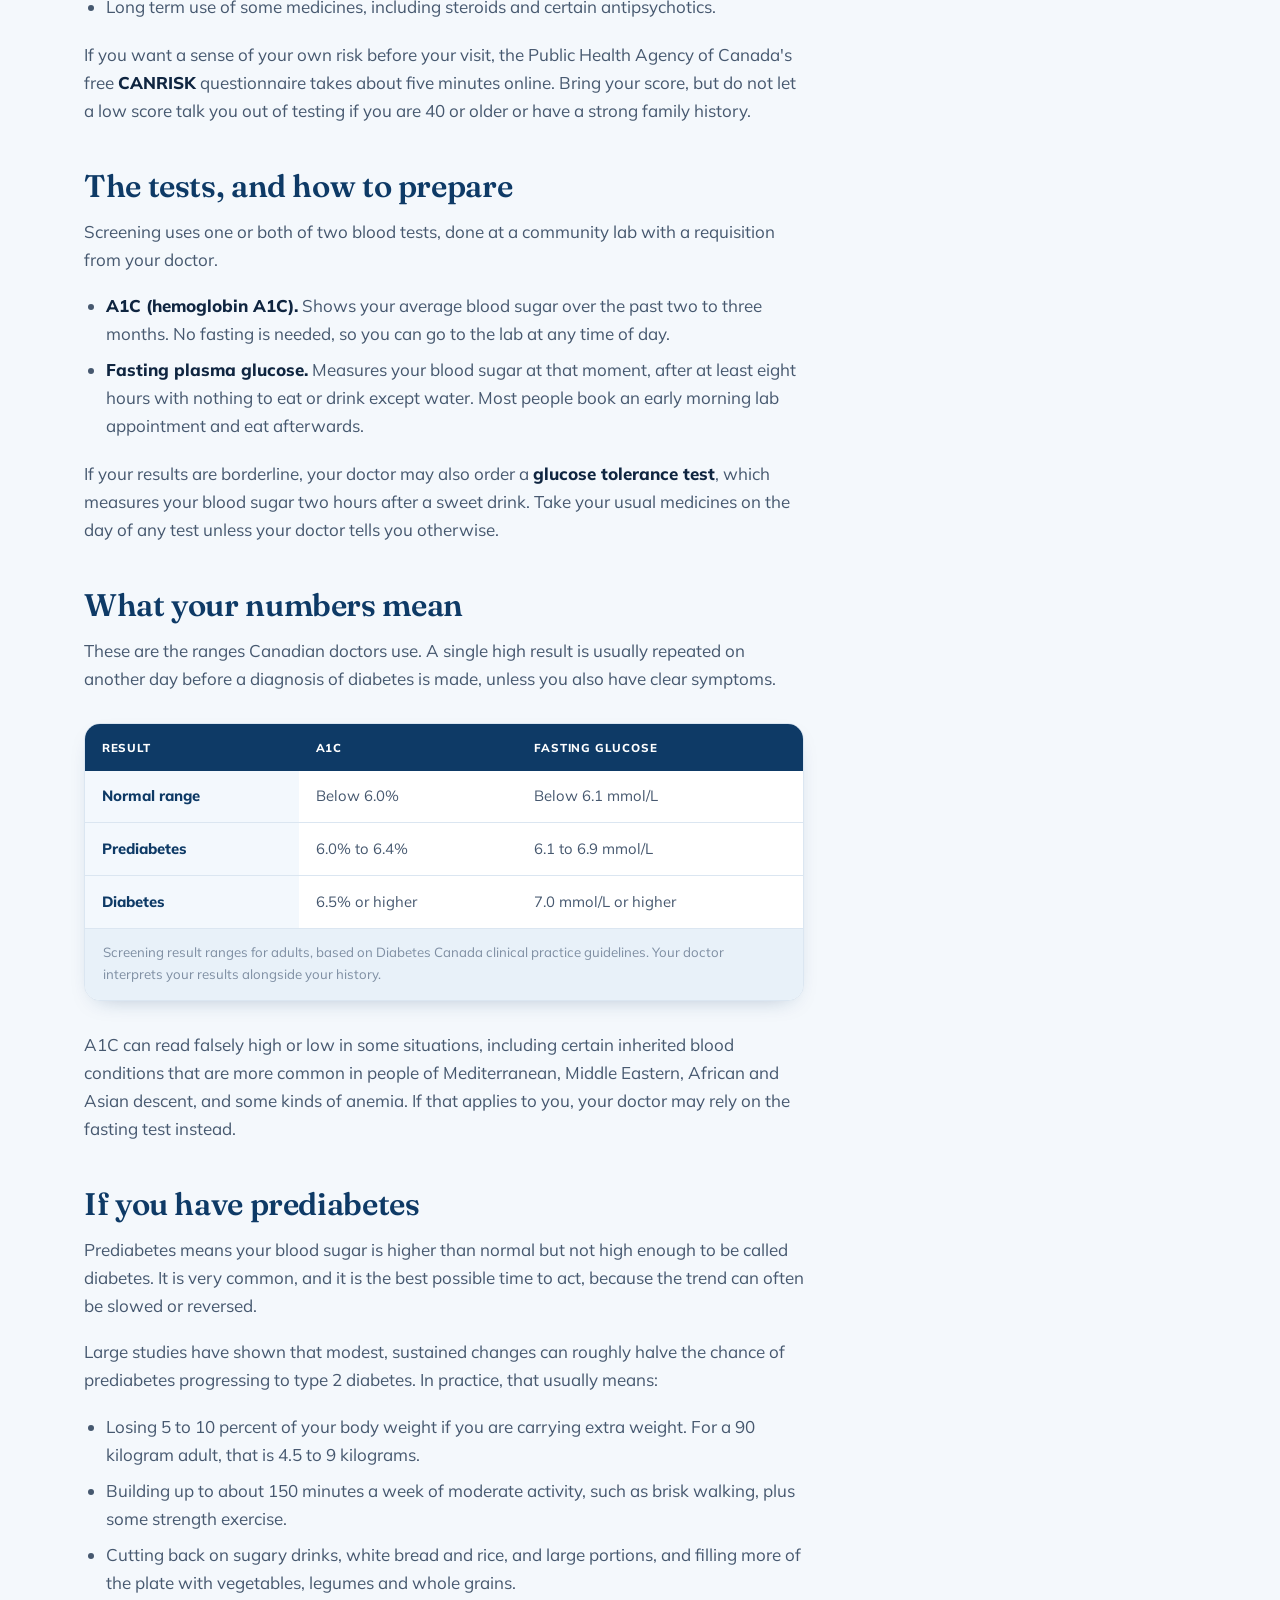
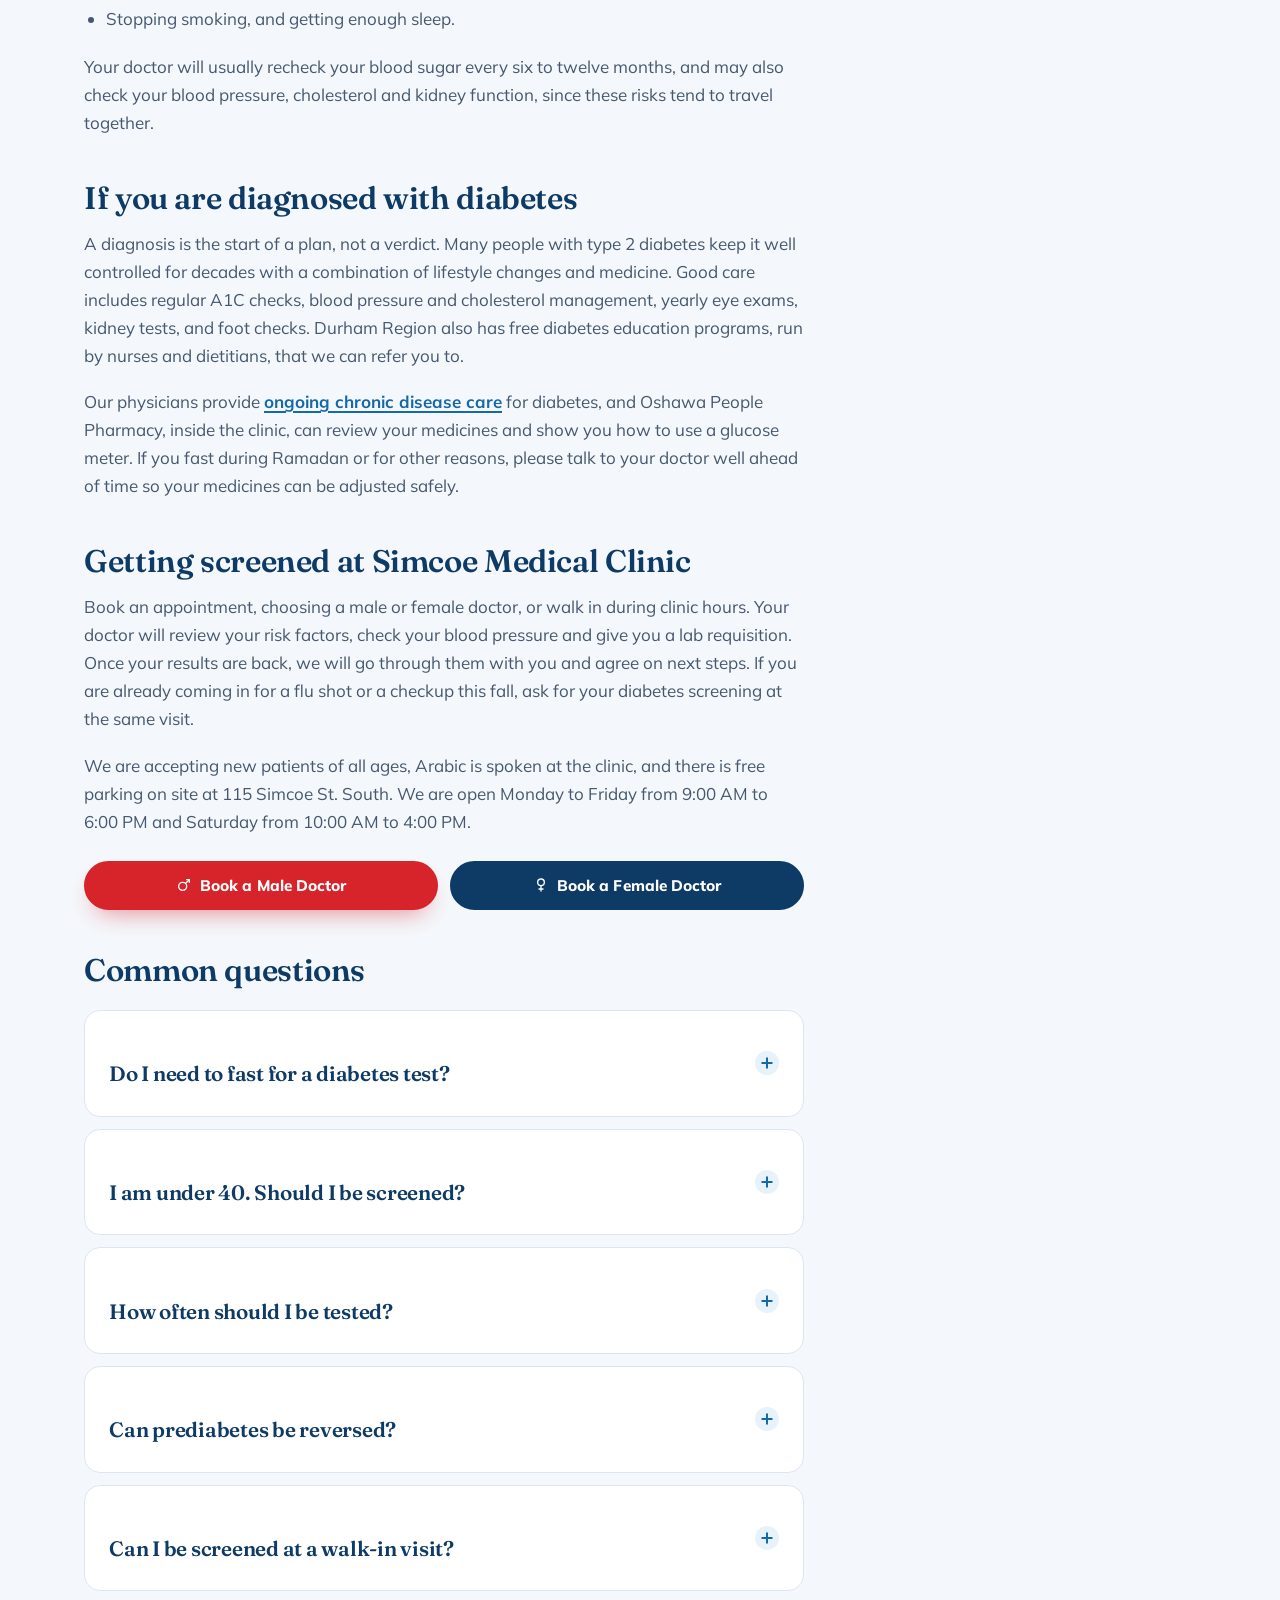
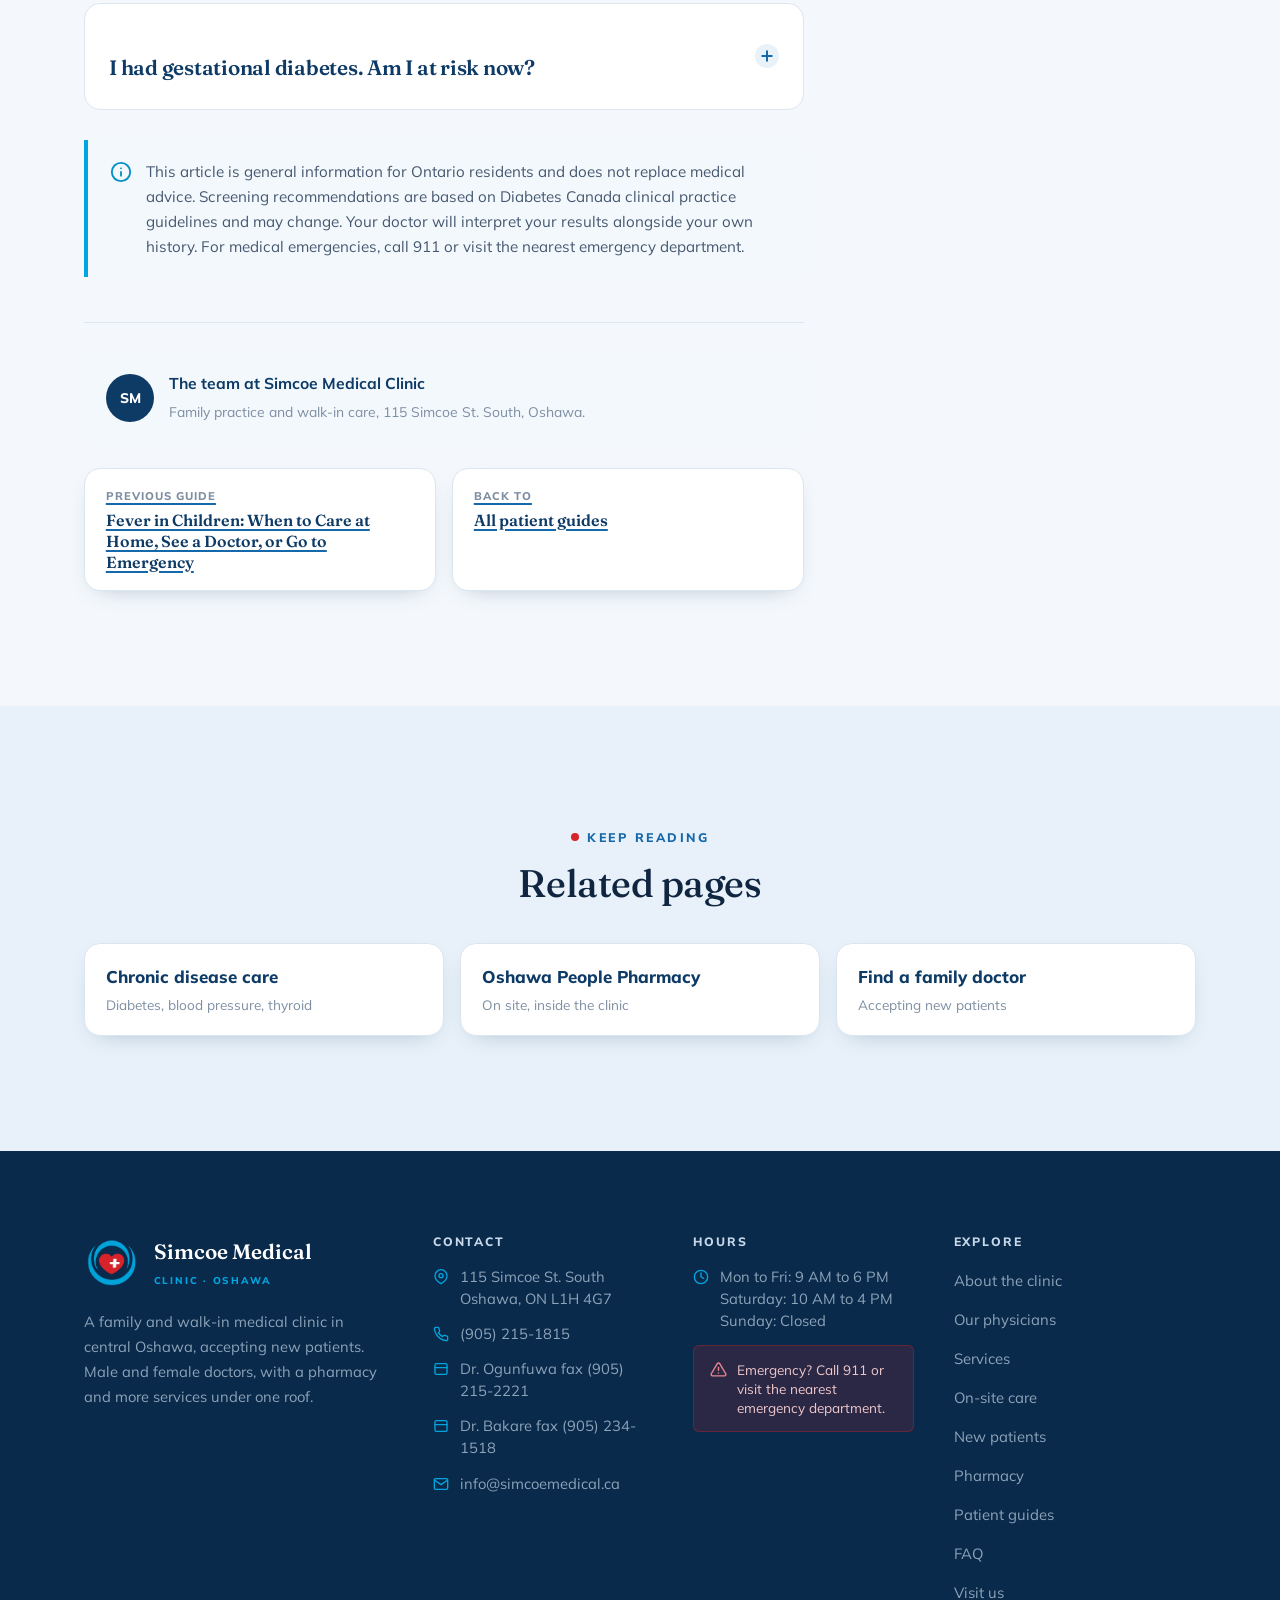
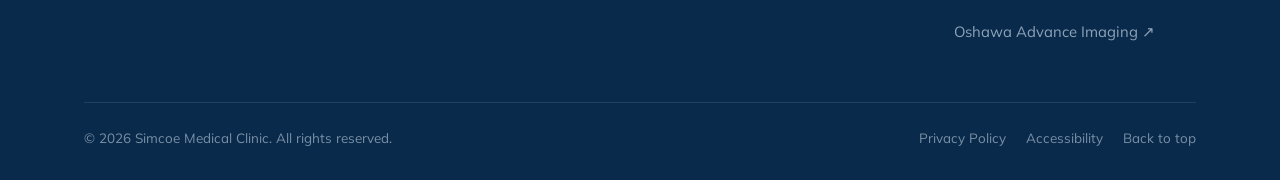
<file: type-2-diabetes-screening-oshawa.html>
<!DOCTYPE html>
<html lang="en">
<head>
<meta charset="UTF-8">
<meta name="viewport" content="width=device-width, initial-scale=1.0">
<title>Type 2 Diabetes Screening in Oshawa: Who Should Be Tested</title>
<meta name="description" content="Who should be screened for type 2 diabetes in Canada, how the A1C and fasting glucose tests work, what prediabetes means, and how to get tested in Oshawa.">
<meta name="theme-color" content="#0E3A66">
<meta name="robots" content="index, follow, max-image-preview:large, max-snippet:-1">
<meta name="author" content="Simcoe Medical Clinic">
<meta name="geo.region" content="CA-ON">
<meta name="geo.placename" content="Oshawa, Ontario">
<link rel="canonical" href="https://www.simcoemedical.ca/type-2-diabetes-screening-oshawa.html">
<meta property="og:type" content="article">
<meta property="og:site_name" content="Simcoe Medical Clinic">
<meta property="og:locale" content="en_CA">
<meta property="og:title" content="Type 2 Diabetes Screening in Oshawa: Who Should Be Tested">
<meta property="og:description" content="Who should be screened for type 2 diabetes, what the A1C and fasting glucose tests show, what prediabetes means, and how to get tested in Oshawa.">
<meta property="og:url" content="https://www.simcoemedical.ca/type-2-diabetes-screening-oshawa.html">
<meta property="og:image" content="https://www.simcoemedical.ca/images/heart.jpg">
<meta name="twitter:card" content="summary_large_image">
<meta name="twitter:title" content="Type 2 Diabetes Screening in Oshawa: Who Should Be Tested">
<meta name="twitter:description" content="Who should be screened for type 2 diabetes, what the A1C and fasting glucose tests show, what prediabetes means, and how to get tested in Oshawa.">
<meta name="twitter:image" content="https://www.simcoemedical.ca/images/heart.jpg">
<link rel="icon" href="logo.png" type="image/png">
<link rel="apple-touch-icon" href="logo.png">
<link rel="preconnect" href="https://fonts.googleapis.com">
<link rel="preconnect" href="https://fonts.gstatic.com" crossorigin>
<link href="https://fonts.googleapis.com/css2?family=Fraunces:ital,opsz,wght@0,9..144,400;0,9..144,500;0,9..144,600;0,9..144,700&family=Mulish:wght@400;500;600;700;800&display=swap" rel="stylesheet">
<link rel="stylesheet" href="styles.css">
<script type="application/ld+json">{"@context":"https://schema.org","@type":"BreadcrumbList","itemListElement":[{"@type":"ListItem","position":1,"name":"Home","item":"https://www.simcoemedical.ca/"},{"@type":"ListItem","position":2,"name":"Patient Guides","item":"https://www.simcoemedical.ca/blog.html"},{"@type":"ListItem","position":3,"name":"Type 2 Diabetes Screening in Oshawa: Who Should Be Tested and What Your Results Mean","item":"https://www.simcoemedical.ca/type-2-diabetes-screening-oshawa.html"}]}</script>
<script type="application/ld+json">{"@context":"https://schema.org","@type":"BlogPosting","headline":"Type 2 Diabetes Screening in Oshawa: Who Should Be Tested and What Your Results Mean","description":"Who should be screened for type 2 diabetes in Canada, how the A1C and fasting glucose tests work, what prediabetes means, and how to get tested in Oshawa.","image":["https://www.simcoemedical.ca/images/heart.jpg"],"datePublished":"2026-10-14","dateModified":"2026-10-14","inLanguage":"en-CA","wordCount":1620,"mainEntityOfPage":{"@type":"WebPage","@id":"https://www.simcoemedical.ca/type-2-diabetes-screening-oshawa.html"},"author":{"@type":"Organization","name":"Simcoe Medical Clinic","url":"https://www.simcoemedical.ca/"},"publisher":{"@type":"MedicalClinic","name":"Simcoe Medical Clinic","url":"https://www.simcoemedical.ca/","logo":{"@type":"ImageObject","url":"https://www.simcoemedical.ca/logo.png"},"telephone":"+1-905-215-1815","address":{"@type":"PostalAddress","streetAddress":"115 Simcoe St. South","addressLocality":"Oshawa","addressRegion":"ON","postalCode":"L1H 4G7","addressCountry":"CA"}},"isPartOf":{"@type":"Blog","@id":"https://www.simcoemedical.ca/blog.html","name":"Simcoe Medical Clinic Patient Guides"}}</script>
<script type="application/ld+json">{"@context":"https://schema.org","@type":"FAQPage","mainEntity":[{"@type":"Question","name":"Do I need to fast for a diabetes test?","acceptedAnswer":{"@type":"Answer","text":"It depends on the test. The A1C test does not need any fasting. The fasting plasma glucose test needs at least eight hours with nothing to eat or drink except water, so most people book an early morning lab visit. Your requisition will say which tests your doctor has ordered."}},{"@type":"Question","name":"I am under 40. Should I be screened?","acceptedAnswer":{"@type":"Answer","text":"If you have risk factors, yes. Diabetes Canada recommends screening at any age for people at high risk, such as those with a parent or sibling with type 2 diabetes, a history of gestational diabetes, high blood pressure, or Arab, South Asian, African, Asian, Hispanic or Indigenous descent. Ask your doctor at your next visit."}},{"@type":"Question","name":"How often should I be tested?","acceptedAnswer":{"@type":"Answer","text":"Every three years if you are 40 or older or at high risk, and every six to twelve months if you are at very high risk or have prediabetes. Your doctor will set the right interval for you."}},{"@type":"Question","name":"Can prediabetes be reversed?","acceptedAnswer":{"@type":"Answer","text":"Often, yes. Losing 5 to 10 percent of your body weight if you are carrying extra weight, staying active, and improving your diet can bring blood sugar back into the normal range for many people, and substantially lower the chance of developing type 2 diabetes."}},{"@type":"Question","name":"Can I be screened at a walk-in visit?","acceptedAnswer":{"@type":"Answer","text":"Yes. Our doctors can review your risk factors and give you a lab requisition at a walk-in or booked visit. We then go through your results with you once they are back."}},{"@type":"Question","name":"I had gestational diabetes. Am I at risk now?","acceptedAnswer":{"@type":"Answer","text":"Yes. A history of gestational diabetes significantly increases the chance of developing type 2 diabetes later in life. Regular screening is recommended, and it is worth telling any new doctor about it."}}]}</script>
</head>
<body>

<div class="scroll-prog" id="scrollProg"></div>

<!-- TOP RIBBON -->
<div class="ribbon">
  <div class="wrap">
    <span class="r-left"><span class="dot"></span> Now accepting new patients in central Oshawa</span>
    <span class="r-right">
      <a href="tel:+19052151815"><svg viewBox="0 0 24 24" fill="none" stroke="currentColor" stroke-width="2" stroke-linecap="round" stroke-linejoin="round"><path d="M22 16.92v3a2 2 0 0 1-2.18 2 19.79 19.79 0 0 1-8.63-3.07 19.5 19.5 0 0 1-6-6 19.79 19.79 0 0 1-3.07-8.67A2 2 0 0 1 4.11 2h3a2 2 0 0 1 2 1.72c.13.96.36 1.9.7 2.81a2 2 0 0 1-.45 2.11L8.09 9.91a16 16 0 0 0 6 6l1.27-1.27a2 2 0 0 1 2.11-.45c.91.34 1.85.57 2.81.7A2 2 0 0 1 22 16.92z"/></svg>(905) 215-1815</a>
      <span class="sep"></span>
      <a href="index.html#contact"><svg viewBox="0 0 24 24" fill="none" stroke="currentColor" stroke-width="2" stroke-linecap="round" stroke-linejoin="round"><circle cx="12" cy="12" r="10"/><polyline points="12 6 12 12 16 14"/></svg>Mon to Fri 9 to 6, Sat 10 to 4</a>
    </span>
  </div>
</div>

<!-- HEADER -->
<header class="header" id="header">
  <div class="wrap">
    <div class="bar">
      <a href="index.html" class="brand" aria-label="Simcoe Medical Clinic home">
        <img src="logo.png" alt="Simcoe Medical Clinic logo" width="55" height="46">
        <span class="bk"><b>Simcoe Medical</b><span>Clinic &middot; Oshawa</span></span>
      </a>
      <nav class="nav" aria-label="Primary">
        <a href="index.html#about">About</a>
        <a href="index.html#services">Services</a>
        <a href="index.html#new-patients">New Patients</a>
        <a href="blog.html" class="active">Guides</a>
        <a href="index.html#contact">Visit Us</a>
      </nav>
      <div class="header-cta">
        <a href="tel:+19052151815" class="callnum"><svg viewBox="0 0 24 24" fill="none" stroke="currentColor" stroke-width="2" stroke-linecap="round" stroke-linejoin="round"><path d="M22 16.92v3a2 2 0 0 1-2.18 2 19.79 19.79 0 0 1-8.63-3.07 19.5 19.5 0 0 1-6-6 19.79 19.79 0 0 1-3.07-8.67A2 2 0 0 1 4.11 2h3a2 2 0 0 1 2 1.72c.13.96.36 1.9.7 2.81a2 2 0 0 1-.45 2.11L8.09 9.91a16 16 0 0 0 6 6l1.27-1.27a2 2 0 0 1 2.11-.45c.91.34 1.85.57 2.81.7A2 2 0 0 1 22 16.92z"/></svg>(905) 215-1815</a>
        <div class="book-pair">
          <span class="bp-label">Book</span>
          <a href="https://app.avaros.ca/av/weblink/simcoe" target="_blank" rel="noopener" class="bp-btn"><svg class="bico" viewBox="0 0 24 24" fill="none" stroke="currentColor" stroke-width="2" stroke-linecap="round" stroke-linejoin="round"><circle cx="10" cy="14" r="6"/><path d="M14.5 9.5L20 4"/><path d="M16 4h4v4"/></svg>Male Doctor</a>
          <a href="https://app.avaros.ca/av/weblink/simcoemc" target="_blank" rel="noopener" class="bp-btn"><svg class="bico" viewBox="0 0 24 24" fill="none" stroke="currentColor" stroke-width="2" stroke-linecap="round" stroke-linejoin="round"><circle cx="12" cy="8" r="5"/><path d="M12 13v8"/><path d="M9 18h6"/></svg>Female Doctor</a>
        </div>
      </div>
      <button class="burger" id="burger" aria-label="Open menu" aria-expanded="false" aria-controls="mobileMenu"><span></span></button>
    </div>
  </div>
</header>

<!-- MOBILE MENU -->
<div class="mobile-menu" id="mobileMenu">
  <span class="eyebrow mm-eyebrow">Menu</span>
  <nav aria-label="Mobile">
    <a href="index.html#about" data-close>About <span>01</span></a>
    <a href="index.html#services" data-close>Services <span>02</span></a>
    <a href="index.html#on-site" data-close>On-Site Care <span>03</span></a>
    <a href="index.html#new-patients" data-close>New Patients <span>04</span></a>
    <a href="blog.html" data-close>Patient Guides <span>05</span></a>
    <a href="index.html#faq" data-close>FAQ <span>06</span></a>
    <a href="index.html#contact" data-close>Visit Us <span>07</span></a>
  </nav>
  <div class="mm-actions">
    <a href="https://app.avaros.ca/av/weblink/simcoe" target="_blank" rel="noopener" class="btn btn--red btn--block" data-close><svg class="bico" viewBox="0 0 24 24" fill="none" stroke="currentColor" stroke-width="2" stroke-linecap="round" stroke-linejoin="round"><circle cx="10" cy="14" r="6"/><path d="M14.5 9.5L20 4"/><path d="M16 4h4v4"/></svg>Book a Male Doctor</a>
    <a href="https://app.avaros.ca/av/weblink/simcoemc" target="_blank" rel="noopener" class="btn btn--navy btn--block" data-close><svg class="bico" viewBox="0 0 24 24" fill="none" stroke="currentColor" stroke-width="2" stroke-linecap="round" stroke-linejoin="round"><circle cx="12" cy="8" r="5"/><path d="M12 13v8"/><path d="M9 18h6"/></svg>Book a Female Doctor</a>
    <a href="tel:+19052151815" class="btn btn--outline btn--block">Call (905) 215-1815</a>
    <div class="mm-contact">115 Simcoe St. South, Oshawa, ON<br><a href="mailto:info@simcoemedical.ca">info@simcoemedical.ca</a></div>
  </div>
</div>


<main id="top">

<section class="page-head">
  <div class="wrap">
    <div class="crumbs"><a href="index.html">Home</a><span class="sep">/</span><a href="blog.html">Patient Guides</a><span class="sep">/</span>Patient Guide</div>
    <span class="eyebrow on-dark">Patient Guide</span>
    <h1 class="h-xl">Type 2 Diabetes Screening in Oshawa: Who Should Be Tested and What Your Results Mean</h1>
    <p>Type 2 diabetes can develop quietly for years before it causes symptoms. Here is who should be screened, what the blood tests involve, what your numbers mean, and how to get checked at Simcoe Medical Clinic.</p>
    <div class="post-meta">
      <b>By the team at Simcoe Medical Clinic</b><span class="dot"></span>
      <time datetime="2026-10-14">October 14, 2026</time><span class="dot"></span><span>8 minute read</span>
    </div>
  </div>
</section>

<section class="section">
  <div class="wrap">
    <div class="art-grid">
      <article class="art-body">
        <figure class="art-hero">
          <img src="images/heart.jpg" alt="A smiling physician and a young patient holding a red heart, representing family heart and metabolic health" width="1500" height="841" fetchpriority="high" decoding="async">
          <figcaption>Diabetes often runs in families and is closely tied to heart health. A short visit and a blood test can catch it years before symptoms appear.</figcaption>
        </figure>

        <div class="keypoints">
          <h2>The short version</h2>
          <ul>
            <li>Type 2 diabetes usually causes no symptoms for years. A simple blood test is the only reliable way to catch it early.</li>
            <li>Diabetes Canada recommends screening every three years for everyone 40 and older, and earlier or more often for people with risk factors.</li>
            <li>Family history, a history of gestational diabetes, high blood pressure, carrying extra weight around the middle, and being of Arab, South Asian, African, Asian, Hispanic or Indigenous descent all raise your risk.</li>
            <li>The two usual tests are the A1C, which needs no fasting, and the fasting blood sugar, which needs eight hours without food.</li>
            <li>Prediabetes is common and is a warning, not a diagnosis. Lifestyle changes can substantially lower the chance it becomes diabetes.</li>
            <li>Our doctors can assess your risk, order your bloodwork and go through the results with you, in English or Arabic.</li>
          </ul>
        </div>

        <p class="art-lead">November is Diabetes Awareness Month in Canada, and World Diabetes Day falls on November 14. It is a good moment to ask a question many adults have never asked their doctor: when was my blood sugar last checked?</p>

        <p>Diabetes Canada estimates that millions of Canadians are living with diabetes or prediabetes, and a large share of type 2 diabetes goes undiagnosed for years because it does not feel like anything at first. By the time symptoms show up, the high blood sugar may already have started to affect the eyes, kidneys, nerves, heart and blood vessels. Screening exists to close that gap. This guide explains who should be tested, what the tests involve, what the numbers mean, and what to do next.</p>

        <h2 id="silent">Why type 2 diabetes is easy to miss</h2>
        <p>In type 2 diabetes, the body either does not make enough insulin or does not use it properly, so sugar builds up in the blood. It develops slowly. Many people feel completely well, or put mild tiredness down to work, children or age.</p>
        <p>When symptoms do appear, they can include unusual thirst, peeing more often, unexplained weight loss, blurred vision, cuts and sores that heal slowly, frequent infections, and tingling or numbness in the hands or feet. If you notice any of these, do not wait for a routine screening visit. Book an appointment or walk in, and mention them.</p>

        <h2 id="who">Who should be screened, and how often</h2>
        <p>Diabetes Canada's clinical practice guidelines, which Canadian family doctors follow, recommend:</p>
        <ul>
          <li><strong>Everyone 40 and older:</strong> a screening blood test every three years.</li>
          <li><strong>Anyone at high risk, at any age:</strong> screening now, and repeated every three years.</li>
          <li><strong>People at very high risk or with several risk factors:</strong> testing every six to twelve months.</li>
        </ul>
        <p>The guidelines also suggest that adults have their diabetes risk reviewed every year as part of routine care. Risk factors include:</p>
        <ul>
          <li>A parent, brother or sister with type 2 diabetes.</li>
          <li>Being of African, Arab, Asian, Hispanic, Indigenous or South Asian descent. Diabetes develops at higher rates, and often at younger ages and lower body weights, in these communities.</li>
          <li>A past result in the prediabetes range.</li>
          <li>Diabetes during a pregnancy (gestational diabetes), or having given birth to a baby weighing more than 4 kilograms.</li>
          <li>High blood pressure, high cholesterol or triglycerides, heart disease or stroke.</li>
          <li>Carrying extra weight, especially around the waist.</li>
          <li>Smoking.</li>
          <li>Conditions such as polycystic ovary syndrome, fatty liver disease, sleep apnea, gout, or past pancreatitis.</li>
          <li>Long term use of some medicines, including steroids and certain antipsychotics.</li>
        </ul>
        <p>If you want a sense of your own risk before your visit, the Public Health Agency of Canada's free <strong>CANRISK</strong> questionnaire takes about five minutes online. Bring your score, but do not let a low score talk you out of testing if you are 40 or older or have a strong family history.</p>


        <h2 id="tests">The tests, and how to prepare</h2>
        <p>Screening uses one or both of two blood tests, done at a community lab with a requisition from your doctor.</p>
        <ul>
          <li><strong>A1C (hemoglobin A1C).</strong> Shows your average blood sugar over the past two to three months. No fasting is needed, so you can go to the lab at any time of day.</li>
          <li><strong>Fasting plasma glucose.</strong> Measures your blood sugar at that moment, after at least eight hours with nothing to eat or drink except water. Most people book an early morning lab appointment and eat afterwards.</li>
        </ul>
        <p>If your results are borderline, your doctor may also order a <strong>glucose tolerance test</strong>, which measures your blood sugar two hours after a sweet drink. Take your usual medicines on the day of any test unless your doctor tells you otherwise.</p>

        <h2 id="numbers">What your numbers mean</h2>
        <p>These are the ranges Canadian doctors use. A single high result is usually repeated on another day before a diagnosis of diabetes is made, unless you also have clear symptoms.</p>

        <div class="tbl-wrap">
          <p class="tbl-hint">Scroll sideways to see the full table.</p>
          <div class="tbl-scroll">
            <table class="tbl">
              <caption>Screening result ranges for adults, based on Diabetes Canada clinical practice guidelines. Your doctor interprets your results alongside your history.</caption>
              <thead><tr><th scope="col">Result</th><th scope="col">A1C</th><th scope="col">Fasting glucose</th></tr></thead>
              <tbody>
                <tr><th scope="row">Normal range</th><td>Below 6.0%</td><td>Below 6.1 mmol/L</td></tr>
                <tr><th scope="row">Prediabetes</th><td>6.0% to 6.4%</td><td>6.1 to 6.9 mmol/L</td></tr>
                <tr><th scope="row">Diabetes</th><td>6.5% or higher</td><td>7.0 mmol/L or higher</td></tr>
              </tbody>
            </table>
          </div>
        </div>

        <p>A1C can read falsely high or low in some situations, including certain inherited blood conditions that are more common in people of Mediterranean, Middle Eastern, African and Asian descent, and some kinds of anemia. If that applies to you, your doctor may rely on the fasting test instead.</p>

        <h2 id="prediabetes">If you have prediabetes</h2>
        <p>Prediabetes means your blood sugar is higher than normal but not high enough to be called diabetes. It is very common, and it is the best possible time to act, because the trend can often be slowed or reversed.</p>
        <p>Large studies have shown that modest, sustained changes can roughly halve the chance of prediabetes progressing to type 2 diabetes. In practice, that usually means:</p>
        <ul>
          <li>Losing 5 to 10 percent of your body weight if you are carrying extra weight. For a 90 kilogram adult, that is 4.5 to 9 kilograms.</li>
          <li>Building up to about 150 minutes a week of moderate activity, such as brisk walking, plus some strength exercise.</li>
          <li>Cutting back on sugary drinks, white bread and rice, and large portions, and filling more of the plate with vegetables, legumes and whole grains.</li>
          <li>Stopping smoking, and getting enough sleep.</li>
        </ul>
        <p>Your doctor will usually recheck your blood sugar every six to twelve months, and may also check your blood pressure, cholesterol and kidney function, since these risks tend to travel together.</p>

        <h2 id="diagnosed">If you are diagnosed with diabetes</h2>
        <p>A diagnosis is the start of a plan, not a verdict. Many people with type 2 diabetes keep it well controlled for decades with a combination of lifestyle changes and medicine. Good care includes regular A1C checks, blood pressure and cholesterol management, yearly eye exams, kidney tests, and foot checks. Durham Region also has free diabetes education programs, run by nurses and dietitians, that we can refer you to.</p>
        <p>Our physicians provide <a href="index.html#services">ongoing chronic disease care</a> for diabetes, and Oshawa People Pharmacy, inside the clinic, can review your medicines and show you how to use a glucose meter. If you fast during Ramadan or for other reasons, please talk to your doctor well ahead of time so your medicines can be adjusted safely.</p>

        <h2 id="test">Getting screened at Simcoe Medical Clinic</h2>
        <p>Book an appointment, choosing a male or female doctor, or walk in during clinic hours. Your doctor will review your risk factors, check your blood pressure and give you a lab requisition. Once your results are back, we will go through them with you and agree on next steps. If you are already coming in for a flu shot or a checkup this fall, ask for your diabetes screening at the same visit.</p>
        <p>We are accepting new patients of all ages, Arabic is spoken at the clinic, and there is free parking on site at 115 Simcoe St. South. We are open Monday to Friday from 9:00 AM to 6:00 PM and Saturday from 10:00 AM to 4:00 PM.</p>

        <div class="btn-duo" style="margin:1.6rem 0 0">
          <a href="https://app.avaros.ca/av/weblink/simcoe" target="_blank" rel="noopener" class="btn btn--red"><svg class="bico" viewBox="0 0 24 24" fill="none" stroke="currentColor" stroke-width="2" stroke-linecap="round" stroke-linejoin="round"><circle cx="10" cy="14" r="6"/><path d="M14.5 9.5L20 4"/><path d="M16 4h4v4"/></svg>Book a Male Doctor</a>
          <a href="https://app.avaros.ca/av/weblink/simcoemc" target="_blank" rel="noopener" class="btn btn--navy"><svg class="bico" viewBox="0 0 24 24" fill="none" stroke="currentColor" stroke-width="2" stroke-linecap="round" stroke-linejoin="round"><circle cx="12" cy="8" r="5"/><path d="M12 13v8"/><path d="M9 18h6"/></svg>Book a Female Doctor</a>
        </div>

        <h2 id="questions">Common questions</h2>
<div class="faq-wrap">
<div class="faq-item"><button class="faq-q" aria-expanded="false"><h3>Do I need to fast for a diabetes test?</h3><span class="faq-ic" aria-hidden="true"></span></button><div class="faq-a"><p>It depends on the test. The A1C test does not need any fasting. The fasting plasma glucose test needs at least eight hours with nothing to eat or drink except water, so most people book an early morning lab visit. Your requisition will say which tests your doctor has ordered.</p></div></div>
<div class="faq-item"><button class="faq-q" aria-expanded="false"><h3>I am under 40. Should I be screened?</h3><span class="faq-ic" aria-hidden="true"></span></button><div class="faq-a"><p>If you have risk factors, yes. Diabetes Canada recommends screening at any age for people at high risk, such as those with a parent or sibling with type 2 diabetes, a history of gestational diabetes, high blood pressure, or Arab, South Asian, African, Asian, Hispanic or Indigenous descent. Ask your doctor at your next visit.</p></div></div>
<div class="faq-item"><button class="faq-q" aria-expanded="false"><h3>How often should I be tested?</h3><span class="faq-ic" aria-hidden="true"></span></button><div class="faq-a"><p>Every three years if you are 40 or older or at high risk, and every six to twelve months if you are at very high risk or have prediabetes. Your doctor will set the right interval for you.</p></div></div>
<div class="faq-item"><button class="faq-q" aria-expanded="false"><h3>Can prediabetes be reversed?</h3><span class="faq-ic" aria-hidden="true"></span></button><div class="faq-a"><p>Often, yes. Losing 5 to 10 percent of your body weight if you are carrying extra weight, staying active, and improving your diet can bring blood sugar back into the normal range for many people, and substantially lower the chance of developing type 2 diabetes.</p></div></div>
<div class="faq-item"><button class="faq-q" aria-expanded="false"><h3>Can I be screened at a walk-in visit?</h3><span class="faq-ic" aria-hidden="true"></span></button><div class="faq-a"><p>Yes. Our doctors can review your risk factors and give you a lab requisition at a walk-in or booked visit. We then go through your results with you once they are back.</p></div></div>
<div class="faq-item"><button class="faq-q" aria-expanded="false"><h3>I had gestational diabetes. Am I at risk now?</h3><span class="faq-ic" aria-hidden="true"></span></button><div class="faq-a"><p>Yes. A history of gestational diabetes significantly increases the chance of developing type 2 diabetes later in life. Regular screening is recommended, and it is worth telling any new doctor about it.</p></div></div>
</div>

        <div class="note"><svg viewBox="0 0 24 24" fill="none" stroke="currentColor" stroke-width="2" stroke-linecap="round" stroke-linejoin="round"><circle cx="12" cy="12" r="10"/><path d="M12 16v-4M12 8h.01"/></svg><p>This article is general information for Ontario residents and does not replace medical advice. Screening recommendations are based on Diabetes Canada clinical practice guidelines and may change. Your doctor will interpret your results alongside your own history. For medical emergencies, call 911 or visit the nearest emergency department.</p></div>

        <div class="art-foot">
          <div class="byline">
            <span class="av" aria-hidden="true">SM</span>
            <div><b>The team at Simcoe Medical Clinic</b><span>Family practice and walk-in care, 115 Simcoe St. South, Oshawa.</span></div>
          </div>
          <div class="post-nav">
            <a href="child-fever-when-to-see-a-doctor-oshawa.html"><span>Previous guide</span><b>Fever in Children: When to Care at Home, See a Doctor, or Go to Emergency</b></a>
            <a href="blog.html"><span>Back to</span><b>All patient guides</b></a>
          </div>
        </div>
      </article>

      <aside>
        <div class="side-card">
          <details class="toc-t" open>
            <summary>On this page</summary>
            <ol>
        <li><a href="#silent">Why type 2 diabetes is easy to miss</a></li>
        <li><a href="#who">Who should be screened, and how often</a></li>
        <li><a href="#tests">The tests, and how to prepare</a></li>
        <li><a href="#numbers">What your numbers mean</a></li>
        <li><a href="#prediabetes">If you have prediabetes</a></li>
        <li><a href="#diagnosed">If you are diagnosed with diabetes</a></li>
        <li><a href="#test">Getting screened at Simcoe Medical Clinic</a></li>
        <li><a href="#questions">Common questions</a></li>
            </ol>
          </details>
          <div class="divider" style="margin:1.1rem 0"></div>
          <div class="btn-duo--block" style="grid-template-columns:1fr">
            <a href="https://app.avaros.ca/av/weblink/simcoe" target="_blank" rel="noopener" class="btn btn--red btn--block"><svg class="bico" viewBox="0 0 24 24" fill="none" stroke="currentColor" stroke-width="2" stroke-linecap="round" stroke-linejoin="round"><circle cx="10" cy="14" r="6"/><path d="M14.5 9.5L20 4"/><path d="M16 4h4v4"/></svg>Book a Male Doctor</a>
            <a href="https://app.avaros.ca/av/weblink/simcoemc" target="_blank" rel="noopener" class="btn btn--navy btn--block"><svg class="bico" viewBox="0 0 24 24" fill="none" stroke="currentColor" stroke-width="2" stroke-linecap="round" stroke-linejoin="round"><circle cx="12" cy="8" r="5"/><path d="M12 13v8"/><path d="M9 18h6"/></svg>Book a Female Doctor</a>
            <a href="tel:+19052151815" class="btn btn--outline btn--block">Call (905) 215-1815</a>
          </div>
        </div>
      </aside>
    </div>
  </div>
</section>

<section class="section bg-bg2">
  <div class="wrap">
    <div class="section-head center-head" style="margin-bottom:clamp(28px,3vw,40px)">
      <span class="eyebrow center">Keep reading</span>
      <h2 class="h-lg">Related pages</h2>
    </div>
    <div class="rel-grid">
      <a href="index.html#services">Chronic disease care<span>Diabetes, blood pressure, thyroid</span></a>
      <a href="index.html#pharmacy">Oshawa People Pharmacy<span>On site, inside the clinic</span></a>
      <a href="find-a-family-doctor-oshawa-durham-region.html">Find a family doctor<span>Accepting new patients</span></a>
    </div>
  </div>
</section>

<!-- FOOTER -->
<footer class="footer">
  <div class="wrap">
    <div class="footer-top">
      <div class="footer-col">
        <div class="f-brand"><img src="logo.png" alt="Simcoe Medical Clinic logo" width="58" height="48"><div><b>Simcoe Medical</b><span>Clinic &middot; Oshawa</span></div></div>
        <p>A family and walk-in medical clinic in central Oshawa, accepting new patients. Male and female doctors, with a pharmacy and more services under one roof.</p>
      </div>
      <div class="footer-col">
        <h4>Contact</h4>
        <div class="fc-line"><svg viewBox="0 0 24 24" fill="none" stroke="currentColor" stroke-width="2" stroke-linecap="round" stroke-linejoin="round"><path d="M21 10c0 7-9 12-9 12s-9-5-9-12a9 9 0 0 1 18 0z"/><circle cx="12" cy="10" r="3"/></svg><span>115 Simcoe St. South<br>Oshawa, ON L1H 4G7</span></div>
        <div class="fc-line"><svg viewBox="0 0 24 24" fill="none" stroke="currentColor" stroke-width="2" stroke-linecap="round" stroke-linejoin="round"><path d="M22 16.92v3a2 2 0 0 1-2.18 2 19.79 19.79 0 0 1-8.63-3.07 19.5 19.5 0 0 1-6-6 19.79 19.79 0 0 1-3.07-8.67A2 2 0 0 1 4.11 2h3a2 2 0 0 1 2 1.72c.13.96.36 1.9.7 2.81a2 2 0 0 1-.45 2.11L8.09 9.91a16 16 0 0 0 6 6l1.27-1.27a2 2 0 0 1 2.11-.45c.91.34 1.85.57 2.81.7A2 2 0 0 1 22 16.92z"/></svg><a href="tel:+19052151815">(905) 215-1815</a></div>
        <div class="fc-line"><svg viewBox="0 0 24 24" fill="none" stroke="currentColor" stroke-width="2" stroke-linecap="round" stroke-linejoin="round"><rect x="3" y="4" width="18" height="16" rx="2"/><path d="M3 10h18"/></svg><span>Dr. Ogunfuwa fax (905) 215-2221</span></div>
        <div class="fc-line"><svg viewBox="0 0 24 24" fill="none" stroke="currentColor" stroke-width="2" stroke-linecap="round" stroke-linejoin="round"><rect x="3" y="4" width="18" height="16" rx="2"/><path d="M3 10h18"/></svg><span>Dr. Bakare fax (905) 234-1518</span></div>
        <div class="fc-line"><svg viewBox="0 0 24 24" fill="none" stroke="currentColor" stroke-width="2" stroke-linecap="round" stroke-linejoin="round"><path d="M4 4h16a2 2 0 0 1 2 2v12a2 2 0 0 1-2 2H4a2 2 0 0 1-2-2V6a2 2 0 0 1 2-2z"/><polyline points="22 6 12 13 2 6"/></svg><a href="mailto:info@simcoemedical.ca">info@simcoemedical.ca</a></div>
      </div>
      <div class="footer-col">
        <h4>Hours</h4>
        <div class="fc-line"><svg viewBox="0 0 24 24" fill="none" stroke="currentColor" stroke-width="2" stroke-linecap="round" stroke-linejoin="round"><circle cx="12" cy="12" r="10"/><polyline points="12 6 12 12 16 14"/></svg><span>Mon to Fri: 9 AM to 6 PM<br>Saturday: 10 AM to 4 PM<br>Sunday: Closed</span></div>
        <div class="footer-emergency"><svg viewBox="0 0 24 24" fill="none" stroke="currentColor" stroke-width="2" stroke-linecap="round" stroke-linejoin="round"><path d="M10.29 3.86L1.82 18a2 2 0 0 0 1.71 3h16.94a2 2 0 0 0 1.71-3L13.71 3.86a2 2 0 0 0-3.42 0z"/><line x1="12" y1="9" x2="12" y2="13"/><line x1="12" y1="17" x2="12.01" y2="17"/></svg><span>Emergency? Call 911 or visit the nearest emergency department.</span></div>
      </div>
      <div class="footer-col">
        <h4>Explore</h4>
        <ul>
          <li><a href="index.html#about">About the clinic</a></li>
          <li><a href="index.html#physicians">Our physicians</a></li>
          <li><a href="index.html#services">Services</a></li>
          <li><a href="index.html#on-site">On-site care</a></li>
          <li><a href="index.html#new-patients">New patients</a></li>
          <li><a href="index.html#pharmacy">Pharmacy</a></li>
          <li><a href="blog.html">Patient guides</a></li>
          <li><a href="index.html#faq">FAQ</a></li>
          <li><a href="index.html#contact">Visit us</a></li>
          <li><a href="https://www.oshawaadvanceimaging.ca/" target="_blank" rel="noopener">Oshawa Advance Imaging &#8599;</a></li>
        </ul>
      </div>
    </div>
    <div class="footer-bottom">
      <span>&copy; <span id="yr">2026</span> Simcoe Medical Clinic. All rights reserved.</span>
      <span class="fb-links">
        <a href="#">Privacy Policy</a>
        <a href="#">Accessibility</a>
        <a href="index.html#top">Back to top</a>
      </span>
    </div>
  </div>
</footer>


</main>

<div class="mobile-bar">
  <a href="tel:+19052151815" class="mb-call"><svg viewBox="0 0 24 24" fill="none" stroke="currentColor" stroke-width="2" stroke-linecap="round" stroke-linejoin="round"><path d="M22 16.92v3a2 2 0 0 1-2.18 2 19.79 19.79 0 0 1-8.63-3.07 19.5 19.5 0 0 1-6-6 19.79 19.79 0 0 1-3.07-8.67A2 2 0 0 1 4.11 2h3a2 2 0 0 1 2 1.72c.13.96.36 1.9.7 2.81a2 2 0 0 1-.45 2.11L8.09 9.91a16 16 0 0 0 6 6l1.27-1.27a2 2 0 0 1 2.11-.45c.91.34 1.85.57 2.81.7A2 2 0 0 1 22 16.92z"/></svg>Call</a>
  <a href="https://app.avaros.ca/av/weblink/simcoe" target="_blank" rel="noopener" class="mb-book"><svg viewBox="0 0 24 24" fill="none" stroke="currentColor" stroke-width="2" stroke-linecap="round" stroke-linejoin="round"><rect x="3" y="4" width="18" height="18" rx="2"/><line x1="16" y1="2" x2="16" y2="6"/><line x1="8" y1="2" x2="8" y2="6"/><line x1="3" y1="10" x2="21" y2="10"/></svg>Book Male</a>
  <a href="https://app.avaros.ca/av/weblink/simcoemc" target="_blank" rel="noopener" class="mb-book-f"><svg viewBox="0 0 24 24" fill="none" stroke="currentColor" stroke-width="2" stroke-linecap="round" stroke-linejoin="round"><rect x="3" y="4" width="18" height="18" rx="2"/><line x1="16" y1="2" x2="16" y2="6"/><line x1="8" y1="2" x2="8" y2="6"/><line x1="3" y1="10" x2="21" y2="10"/></svg>Book Female</a>
</div>

<button class="to-top" id="toTop" aria-label="Back to top"><svg viewBox="0 0 24 24" fill="none" stroke="currentColor" stroke-width="2.2" stroke-linecap="round" stroke-linejoin="round"><line x1="12" y1="19" x2="12" y2="5"/><polyline points="5 12 12 5 19 12"/></svg></button>

<script src="script.js"></script>
</body>
</html>
</file>
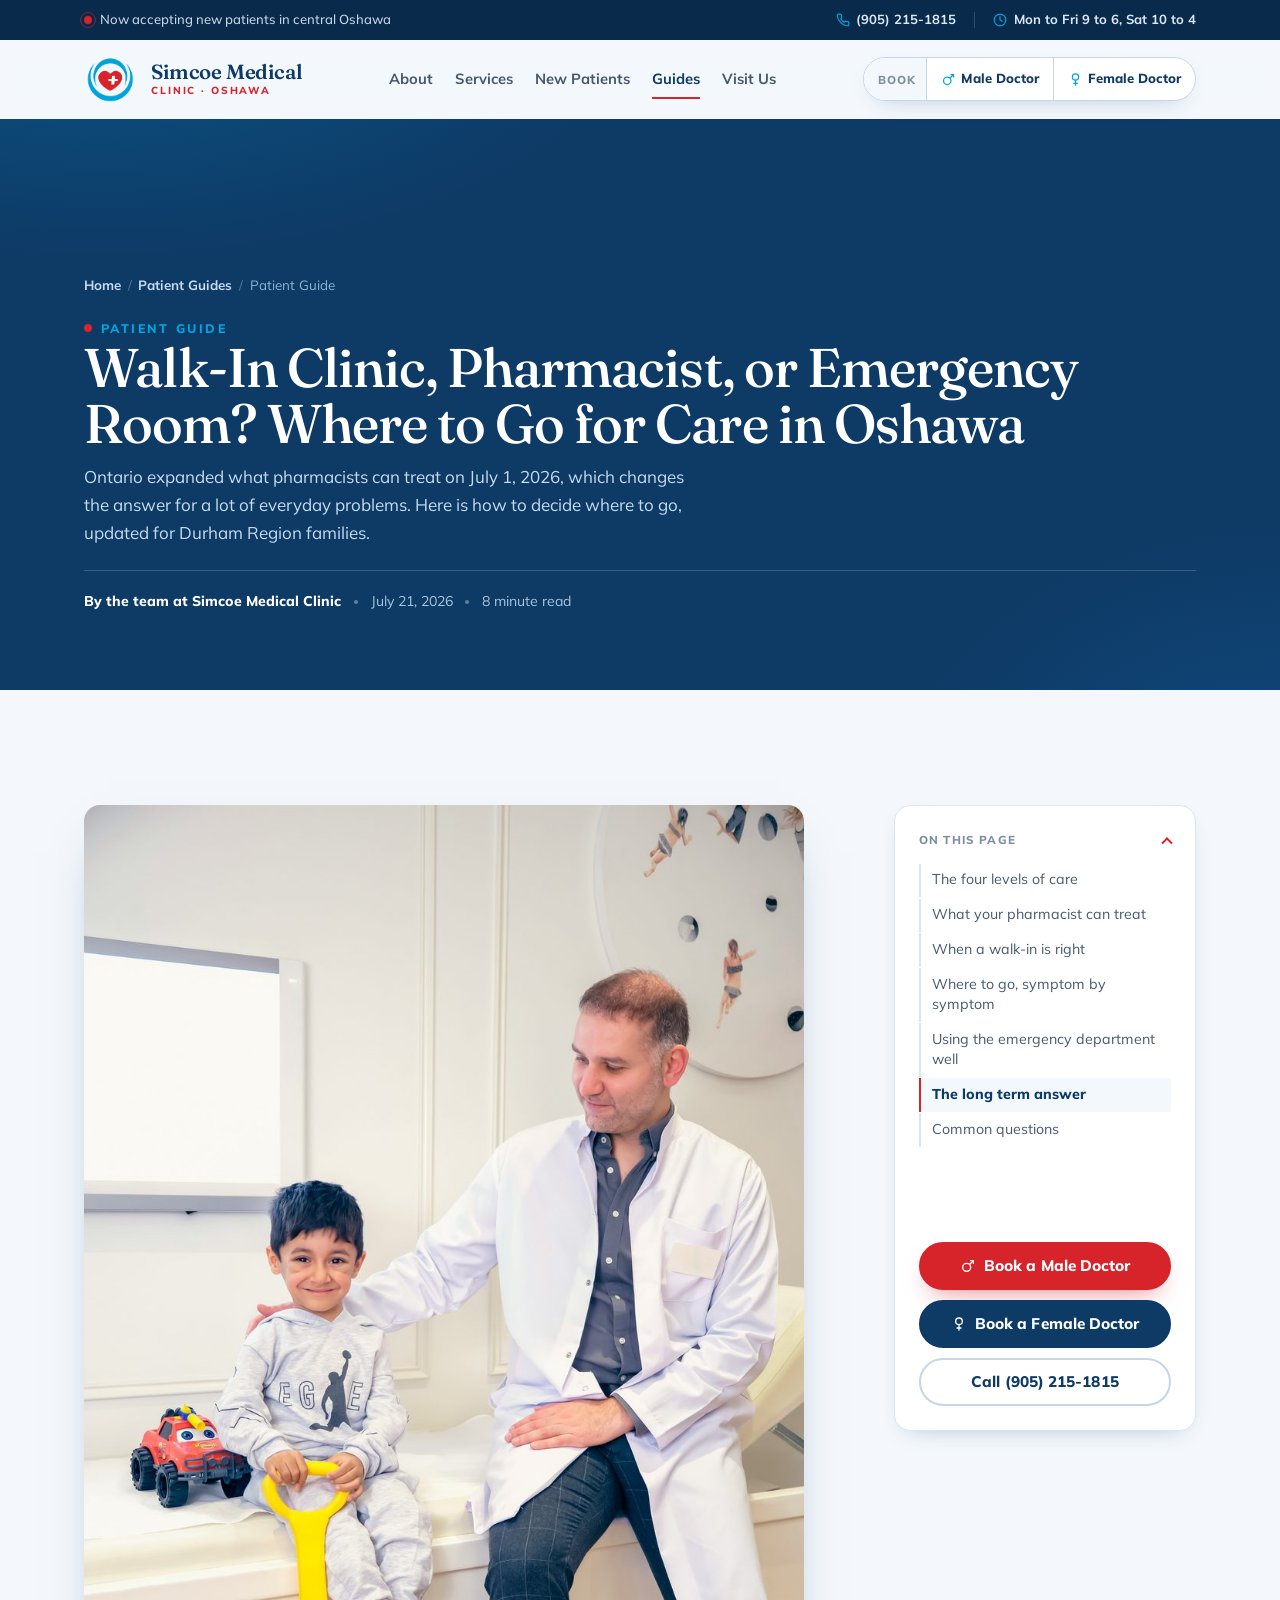
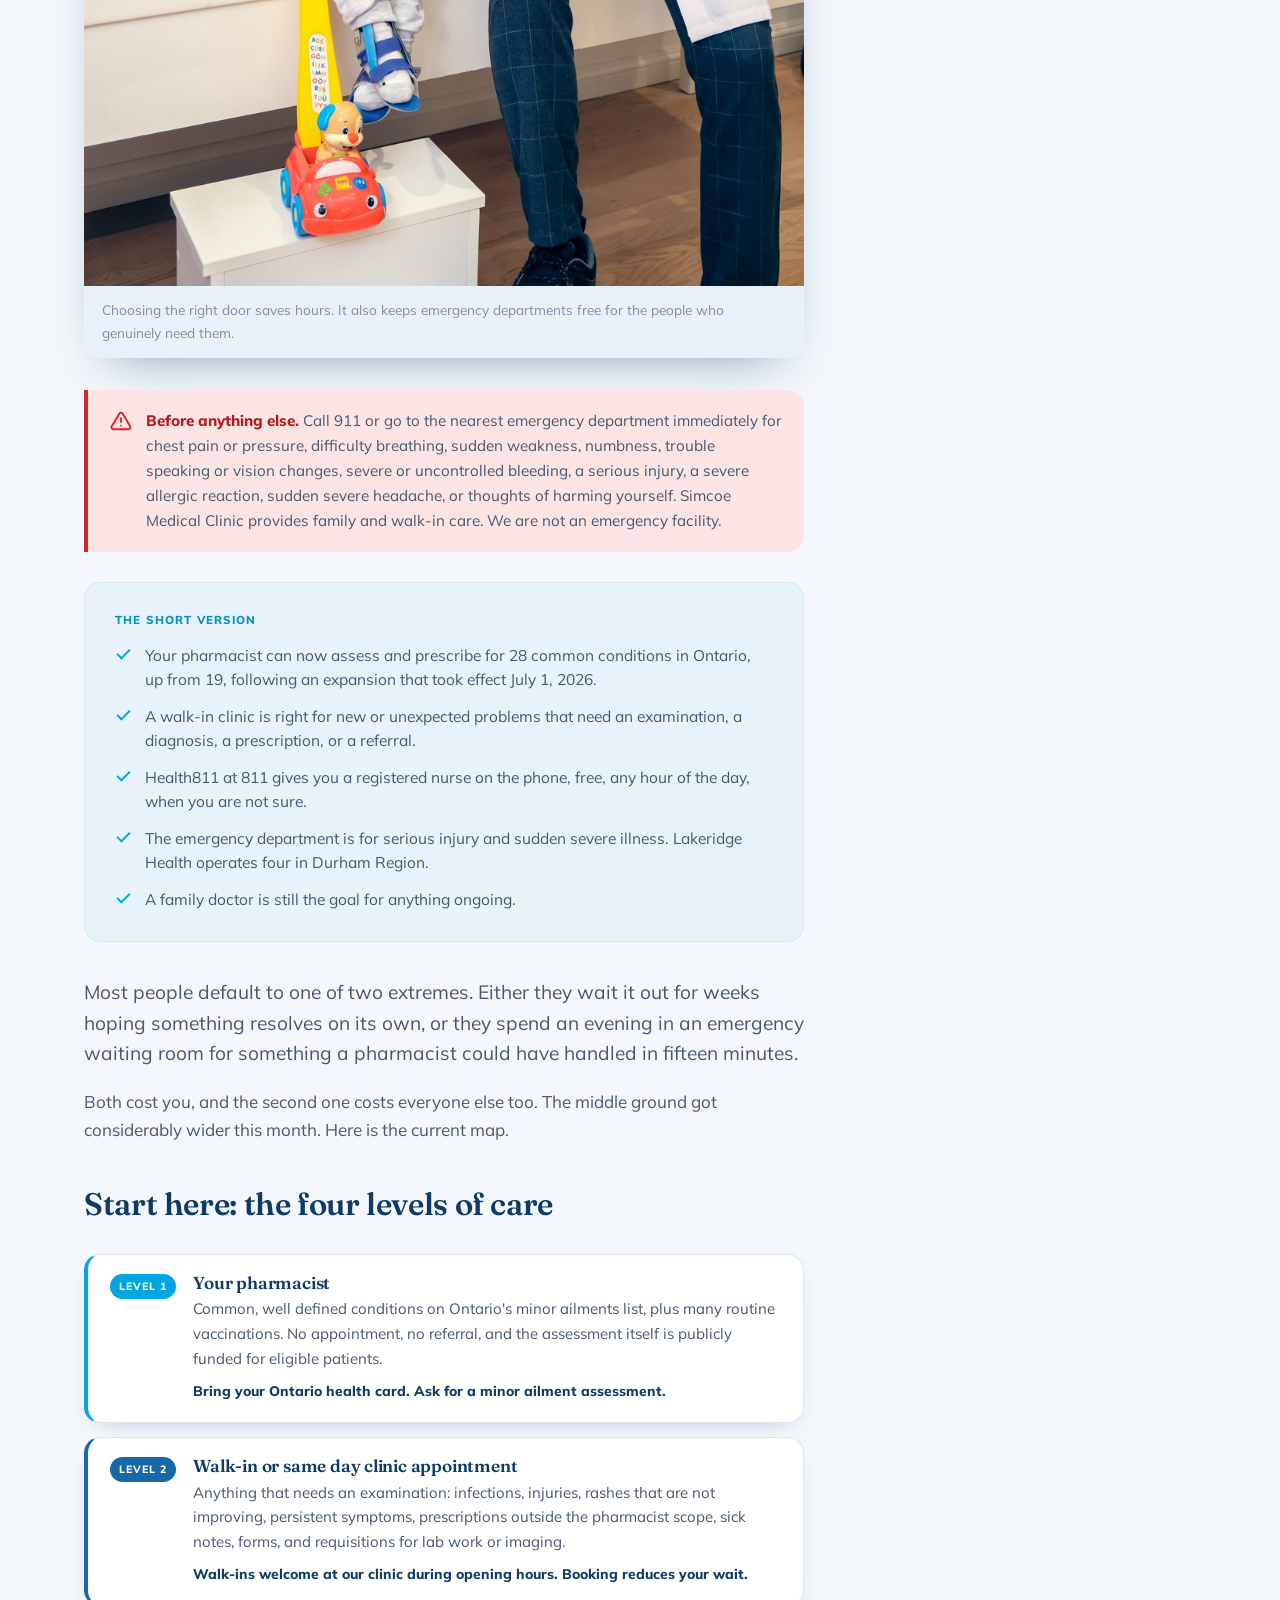
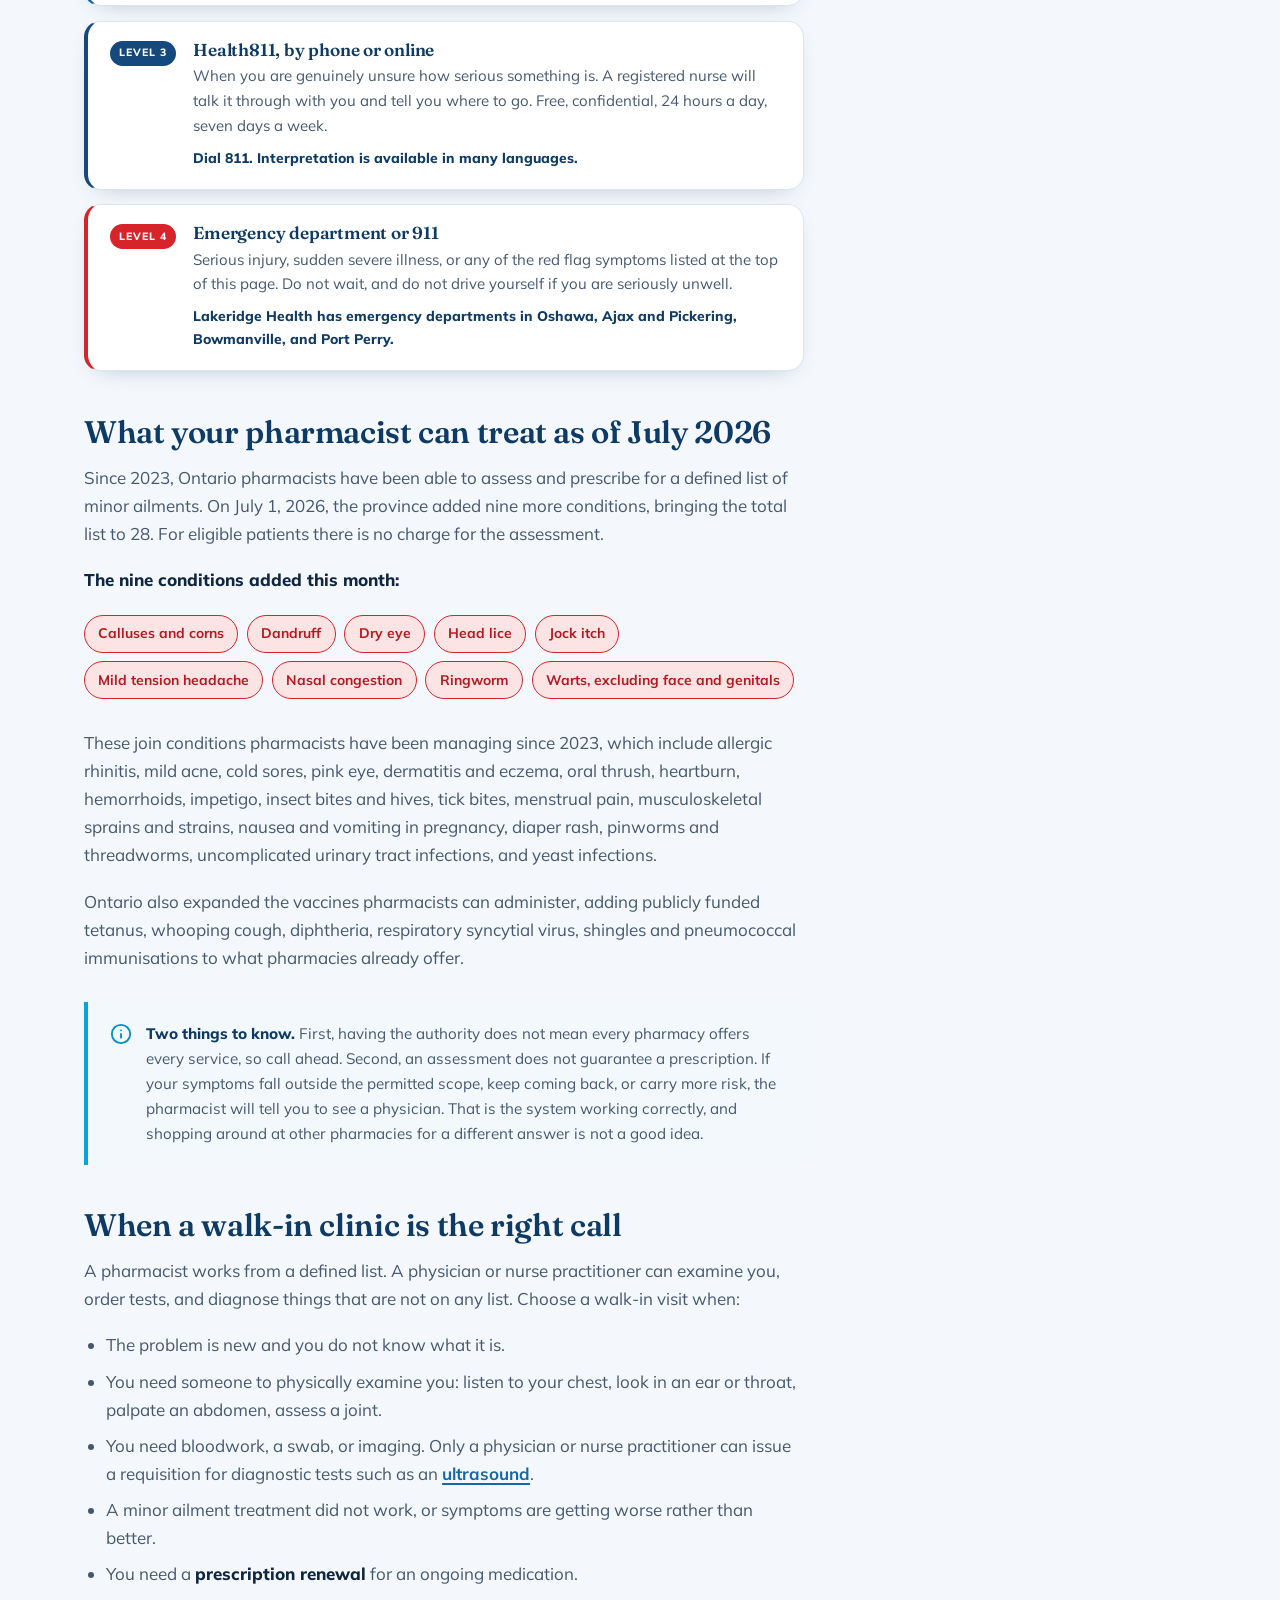
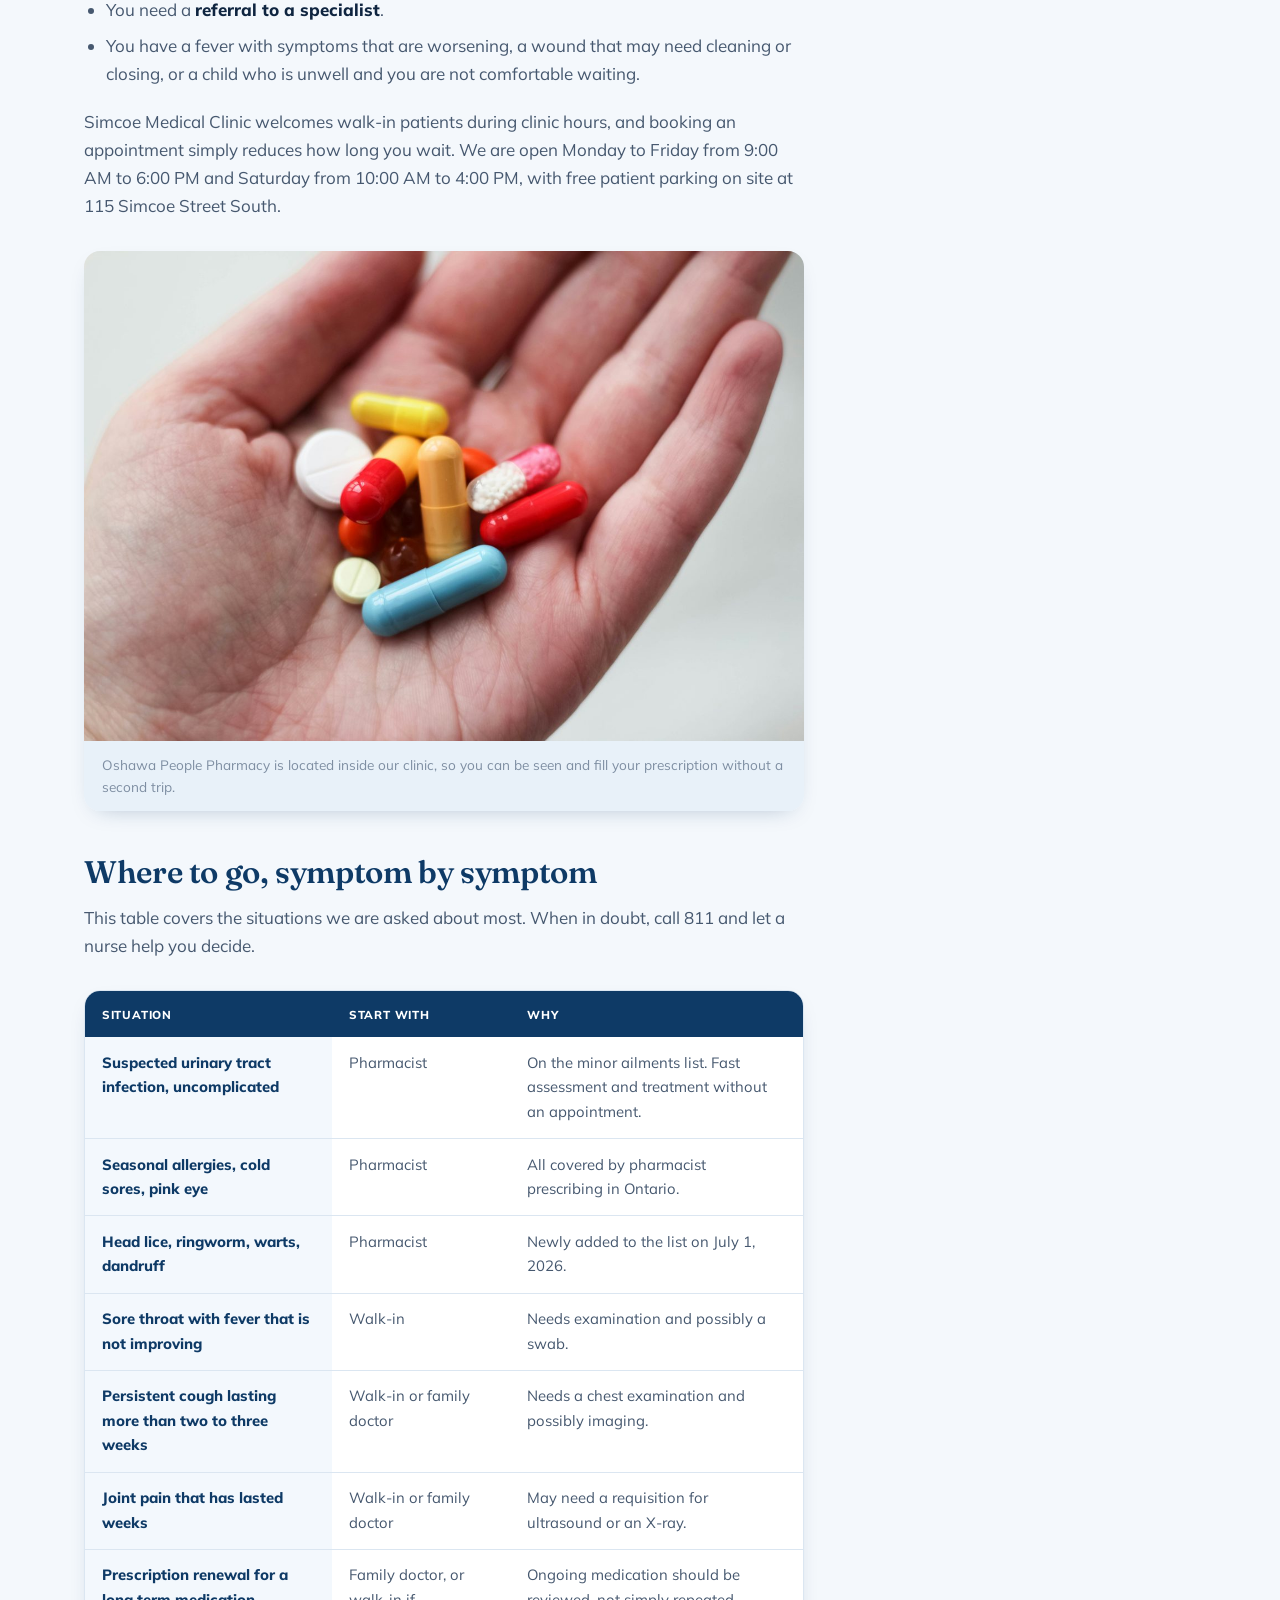
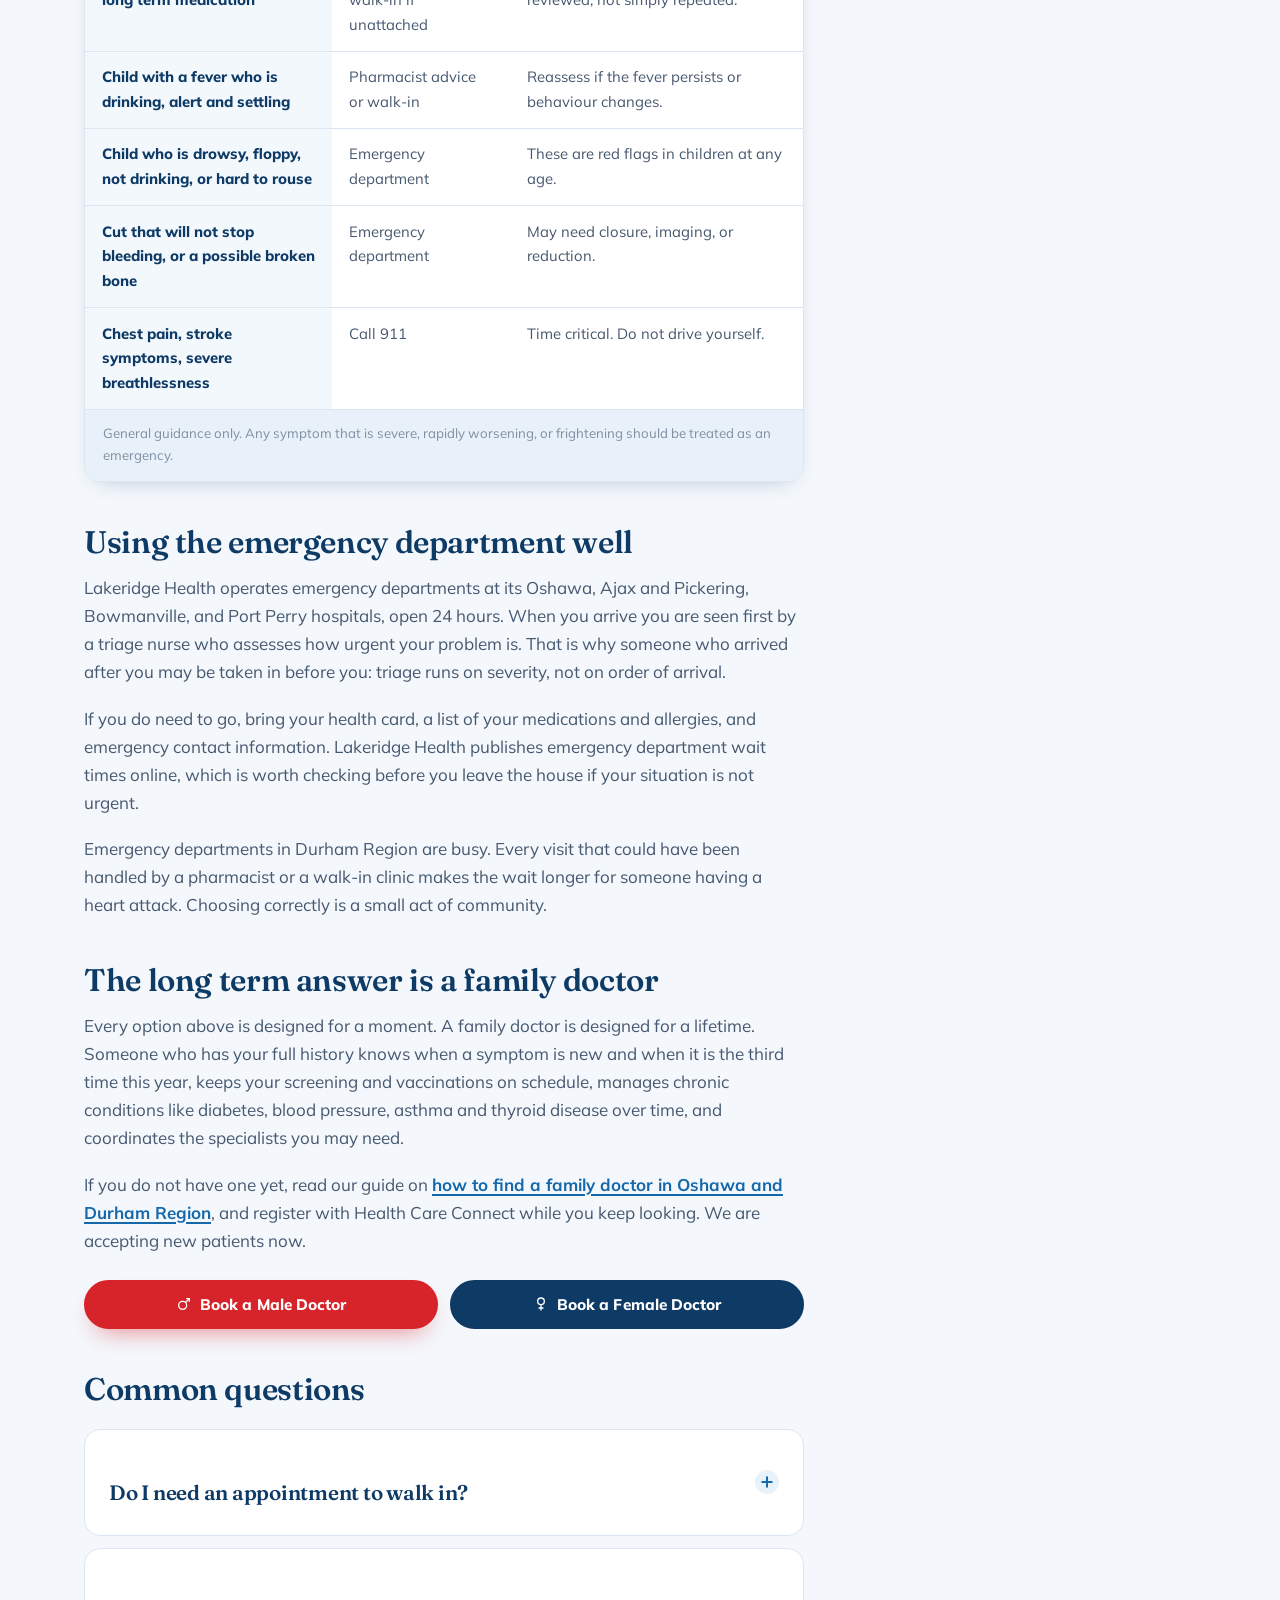
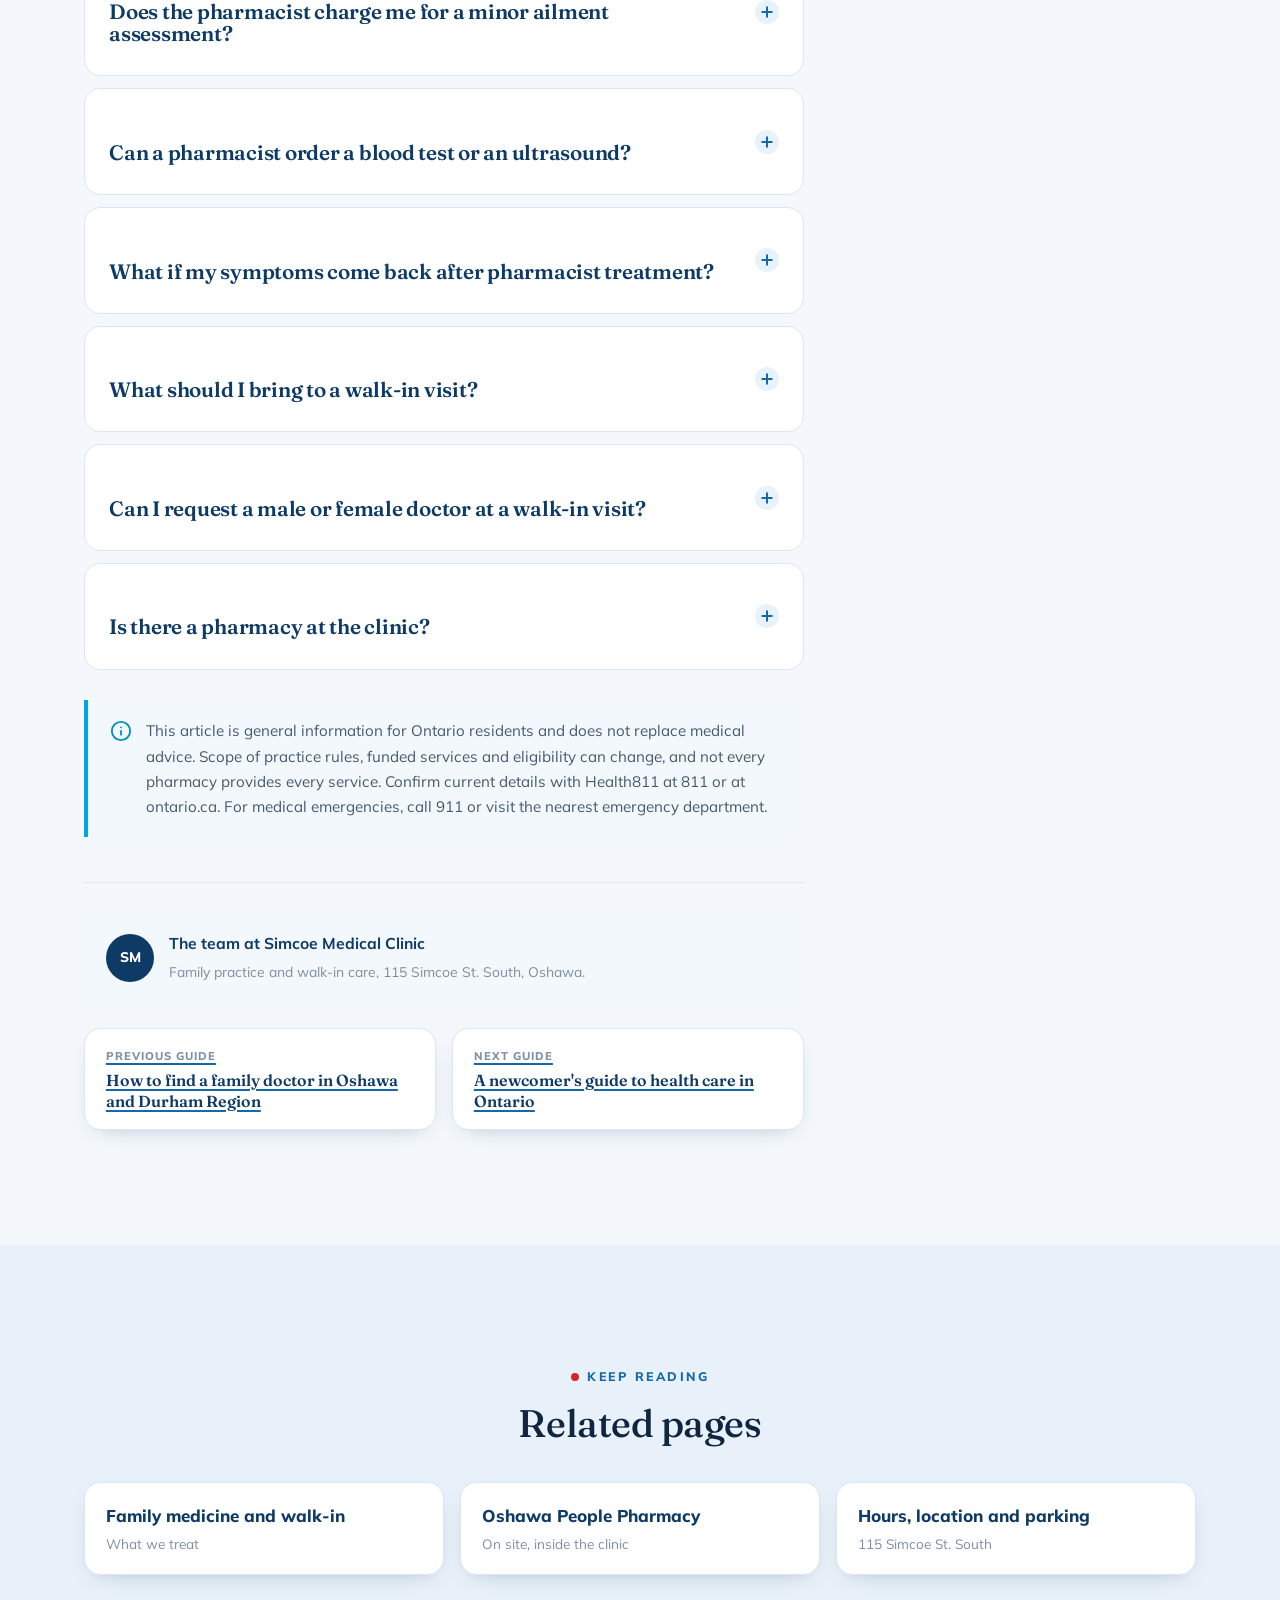
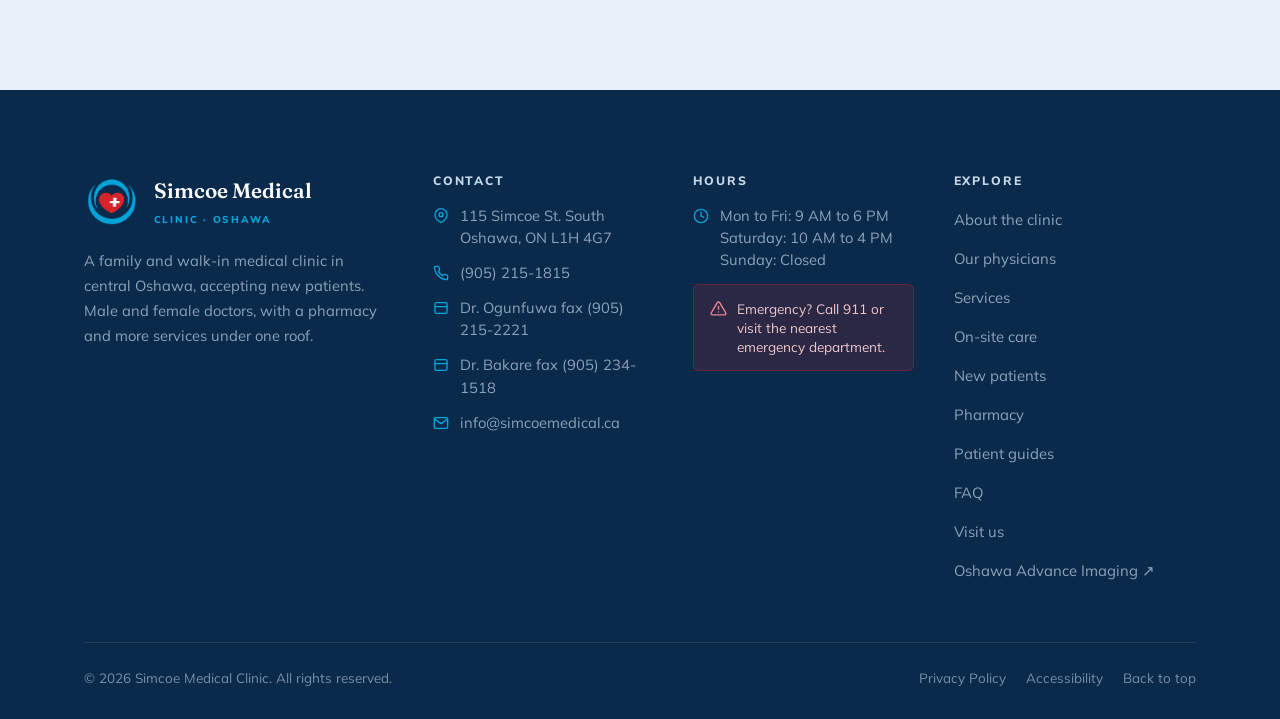
<file: walk-in-clinic-pharmacist-or-emergency-room-oshawa.html>
<!DOCTYPE html>
<html lang="en">
<head>
<meta charset="UTF-8">
<meta name="viewport" content="width=device-width, initial-scale=1.0">
<title>Walk-In Clinic, Pharmacist or ER? Where to Go in Oshawa</title>
<meta name="description" content="Ontario expanded what pharmacists can treat on July 1, 2026. How to choose between a pharmacist, walk-in clinic, Health811 and the ER in Durham Region.">
<meta name="theme-color" content="#0E3A66">
<meta name="robots" content="index, follow, max-image-preview:large, max-snippet:-1">
<meta name="author" content="Simcoe Medical Clinic">
<meta name="geo.region" content="CA-ON">
<meta name="geo.placename" content="Oshawa, Ontario">
<link rel="canonical" href="https://www.simcoemedical.ca/walk-in-clinic-pharmacist-or-emergency-room-oshawa.html">
<meta property="og:type" content="article">
<meta property="og:site_name" content="Simcoe Medical Clinic">
<meta property="og:locale" content="en_CA">
<meta property="og:title" content="Walk-In Clinic, Pharmacist or ER? Where to Go in Oshawa">
<meta property="og:description" content="Ontario expanded what pharmacists can treat on July 1, 2026. How to choose between a pharmacist, walk-in clinic, Health811 and the ER in Durham Region.">
<meta property="og:url" content="https://www.simcoemedical.ca/walk-in-clinic-pharmacist-or-emergency-room-oshawa.html">
<meta property="og:image" content="https://www.simcoemedical.ca/images/clinic.jpg">
<meta name="twitter:card" content="summary_large_image">
<meta name="twitter:title" content="Walk-In Clinic, Pharmacist or ER? Where to Go in Oshawa">
<meta name="twitter:description" content="Ontario expanded what pharmacists can treat on July 1, 2026. How to choose between a pharmacist, walk-in clinic, Health811 and the ER in Durham Region.">
<meta name="twitter:image" content="https://www.simcoemedical.ca/images/clinic.jpg">
<link rel="icon" href="logo.png" type="image/png">
<link rel="apple-touch-icon" href="logo.png">
<link rel="preconnect" href="https://fonts.googleapis.com">
<link rel="preconnect" href="https://fonts.gstatic.com" crossorigin>
<link href="https://fonts.googleapis.com/css2?family=Fraunces:ital,opsz,wght@0,9..144,400;0,9..144,500;0,9..144,600;0,9..144,700&family=Mulish:wght@400;500;600;700;800&display=swap" rel="stylesheet">
<link rel="stylesheet" href="styles.css">
<script type="application/ld+json">{"@context":"https://schema.org","@type":"BreadcrumbList","itemListElement":[{"@type":"ListItem","position":1,"name":"Home","item":"https://www.simcoemedical.ca/"},{"@type":"ListItem","position":2,"name":"Patient Guides","item":"https://www.simcoemedical.ca/blog.html"},{"@type":"ListItem","position":3,"name":"Walk-In Clinic, Pharmacist, or Emergency Room? Where to Go for Care in Oshawa","item":"https://www.simcoemedical.ca/walk-in-clinic-pharmacist-or-emergency-room-oshawa.html"}]}</script>
<script type="application/ld+json">{"@context":"https://schema.org","@type":"BlogPosting","headline":"Walk-In Clinic, Pharmacist, or Emergency Room? Where to Go for Care in Oshawa","description":"Ontario expanded what pharmacists can treat on July 1, 2026. How to decide between a pharmacist, a walk-in clinic, Health811 and the emergency department in Durham Region.","image":["https://www.simcoemedical.ca/images/clinic.jpg"],"datePublished":"2026-07-21","dateModified":"2026-07-21","inLanguage":"en-CA","wordCount":1950,"mainEntityOfPage":{"@type":"WebPage","@id":"https://www.simcoemedical.ca/walk-in-clinic-pharmacist-or-emergency-room-oshawa.html"},"author":{"@type":"Organization","name":"Simcoe Medical Clinic","url":"https://www.simcoemedical.ca/"},"publisher":{"@type":"MedicalClinic","name":"Simcoe Medical Clinic","url":"https://www.simcoemedical.ca/","logo":{"@type":"ImageObject","url":"https://www.simcoemedical.ca/logo.png"},"telephone":"+1-905-215-1815","address":{"@type":"PostalAddress","streetAddress":"115 Simcoe St. South","addressLocality":"Oshawa","addressRegion":"ON","postalCode":"L1H 4G7","addressCountry":"CA"}},"isPartOf":{"@type":"Blog","@id":"https://www.simcoemedical.ca/blog.html","name":"Simcoe Medical Clinic Patient Guides"}}</script>
<script type="application/ld+json">{"@context":"https://schema.org","@type":"FAQPage","mainEntity":[{"@type":"Question","name":"Do I need an appointment to walk in?","acceptedAnswer":{"@type":"Answer","text":"No. We welcome walk-in patients during clinic hours. Booking an appointment is recommended because it reduces your wait, but it is not required."}},{"@type":"Question","name":"Does the pharmacist charge me for a minor ailment assessment?","acceptedAnswer":{"@type":"Answer","text":"For eligible patients with a valid Ontario health card, the minor ailment assessment is publicly funded and there is no cost to you for the assessment. If a medication is prescribed, normal drug coverage rules apply to the medication itself."}},{"@type":"Question","name":"Can a pharmacist order a blood test or an ultrasound?","acceptedAnswer":{"@type":"Answer","text":"No. Requisitions for laboratory tests and diagnostic imaging come from a physician or nurse practitioner. If you need bloodwork or an ultrasound, a walk-in visit or an appointment with your family doctor is the right step."}},{"@type":"Question","name":"What if my symptoms come back after pharmacist treatment?","acceptedAnswer":{"@type":"Answer","text":"See a physician or nurse practitioner. Recurring symptoms, or symptoms that do not improve with treatment, are exactly the situations the minor ailments program is not designed for."}},{"@type":"Question","name":"What should I bring to a walk-in visit?","acceptedAnswer":{"@type":"Answer","text":"Your health card, a list of your current medications and doses, any known allergies, and a short note of your symptoms and how long they have been going on. If you have recent test results, bring copies."}},{"@type":"Question","name":"Can I request a male or female doctor at a walk-in visit?","acceptedAnswer":{"@type":"Answer","text":"You can ask, and we will accommodate where the schedule allows. For booked appointments you can choose a male or female physician directly through our online booking."}},{"@type":"Question","name":"Is there a pharmacy at the clinic?","acceptedAnswer":{"@type":"Answer","text":"Yes. Oshawa People Pharmacy is inside the clinic, so you can fill a prescription immediately after your appointment without a second trip."}}]}</script>
</head>
<body>

<div class="scroll-prog" id="scrollProg"></div>

<!-- TOP RIBBON -->
<div class="ribbon">
  <div class="wrap">
    <span class="r-left"><span class="dot"></span> Now accepting new patients in central Oshawa</span>
    <span class="r-right">
      <a href="tel:+19052151815"><svg viewBox="0 0 24 24" fill="none" stroke="currentColor" stroke-width="2" stroke-linecap="round" stroke-linejoin="round"><path d="M22 16.92v3a2 2 0 0 1-2.18 2 19.79 19.79 0 0 1-8.63-3.07 19.5 19.5 0 0 1-6-6 19.79 19.79 0 0 1-3.07-8.67A2 2 0 0 1 4.11 2h3a2 2 0 0 1 2 1.72c.13.96.36 1.9.7 2.81a2 2 0 0 1-.45 2.11L8.09 9.91a16 16 0 0 0 6 6l1.27-1.27a2 2 0 0 1 2.11-.45c.91.34 1.85.57 2.81.7A2 2 0 0 1 22 16.92z"/></svg>(905) 215-1815</a>
      <span class="sep"></span>
      <a href="index.html#contact"><svg viewBox="0 0 24 24" fill="none" stroke="currentColor" stroke-width="2" stroke-linecap="round" stroke-linejoin="round"><circle cx="12" cy="12" r="10"/><polyline points="12 6 12 12 16 14"/></svg>Mon to Fri 9 to 6, Sat 10 to 4</a>
    </span>
  </div>
</div>

<!-- HEADER -->
<header class="header" id="header">
  <div class="wrap">
    <div class="bar">
      <a href="index.html" class="brand" aria-label="Simcoe Medical Clinic home">
        <img src="logo.png" alt="Simcoe Medical Clinic logo" width="55" height="46">
        <span class="bk"><b>Simcoe Medical</b><span>Clinic &middot; Oshawa</span></span>
      </a>
      <nav class="nav" aria-label="Primary">
        <a href="index.html#about">About</a>
        <a href="index.html#services">Services</a>
        <a href="index.html#new-patients">New Patients</a>
        <a href="blog.html" class="active">Guides</a>
        <a href="index.html#contact">Visit Us</a>
      </nav>
      <div class="header-cta">
        <a href="tel:+19052151815" class="callnum"><svg viewBox="0 0 24 24" fill="none" stroke="currentColor" stroke-width="2" stroke-linecap="round" stroke-linejoin="round"><path d="M22 16.92v3a2 2 0 0 1-2.18 2 19.79 19.79 0 0 1-8.63-3.07 19.5 19.5 0 0 1-6-6 19.79 19.79 0 0 1-3.07-8.67A2 2 0 0 1 4.11 2h3a2 2 0 0 1 2 1.72c.13.96.36 1.9.7 2.81a2 2 0 0 1-.45 2.11L8.09 9.91a16 16 0 0 0 6 6l1.27-1.27a2 2 0 0 1 2.11-.45c.91.34 1.85.57 2.81.7A2 2 0 0 1 22 16.92z"/></svg>(905) 215-1815</a>
        <div class="book-pair">
          <span class="bp-label">Book</span>
          <a href="https://app.avaros.ca/av/weblink/simcoe" target="_blank" rel="noopener" class="bp-btn"><svg class="bico" viewBox="0 0 24 24" fill="none" stroke="currentColor" stroke-width="2" stroke-linecap="round" stroke-linejoin="round"><circle cx="10" cy="14" r="6"/><path d="M14.5 9.5L20 4"/><path d="M16 4h4v4"/></svg>Male Doctor</a>
          <a href="https://app.avaros.ca/av/weblink/simcoemc" target="_blank" rel="noopener" class="bp-btn"><svg class="bico" viewBox="0 0 24 24" fill="none" stroke="currentColor" stroke-width="2" stroke-linecap="round" stroke-linejoin="round"><circle cx="12" cy="8" r="5"/><path d="M12 13v8"/><path d="M9 18h6"/></svg>Female Doctor</a>
        </div>
      </div>
      <button class="burger" id="burger" aria-label="Open menu" aria-expanded="false" aria-controls="mobileMenu"><span></span></button>
    </div>
  </div>
</header>

<!-- MOBILE MENU -->
<div class="mobile-menu" id="mobileMenu">
  <span class="eyebrow mm-eyebrow">Menu</span>
  <nav aria-label="Mobile">
    <a href="index.html#about" data-close>About <span>01</span></a>
    <a href="index.html#services" data-close>Services <span>02</span></a>
    <a href="index.html#on-site" data-close>On-Site Care <span>03</span></a>
    <a href="index.html#new-patients" data-close>New Patients <span>04</span></a>
    <a href="blog.html" data-close>Patient Guides <span>05</span></a>
    <a href="index.html#faq" data-close>FAQ <span>06</span></a>
    <a href="index.html#contact" data-close>Visit Us <span>07</span></a>
  </nav>
  <div class="mm-actions">
    <a href="https://app.avaros.ca/av/weblink/simcoe" target="_blank" rel="noopener" class="btn btn--red btn--block" data-close><svg class="bico" viewBox="0 0 24 24" fill="none" stroke="currentColor" stroke-width="2" stroke-linecap="round" stroke-linejoin="round"><circle cx="10" cy="14" r="6"/><path d="M14.5 9.5L20 4"/><path d="M16 4h4v4"/></svg>Book a Male Doctor</a>
    <a href="https://app.avaros.ca/av/weblink/simcoemc" target="_blank" rel="noopener" class="btn btn--navy btn--block" data-close><svg class="bico" viewBox="0 0 24 24" fill="none" stroke="currentColor" stroke-width="2" stroke-linecap="round" stroke-linejoin="round"><circle cx="12" cy="8" r="5"/><path d="M12 13v8"/><path d="M9 18h6"/></svg>Book a Female Doctor</a>
    <a href="tel:+19052151815" class="btn btn--outline btn--block">Call (905) 215-1815</a>
    <div class="mm-contact">115 Simcoe St. South, Oshawa, ON<br><a href="mailto:info@simcoemedical.ca">info@simcoemedical.ca</a></div>
  </div>
</div>

<main id="top">

<section class="page-head">
  <div class="wrap">
    <div class="crumbs"><a href="index.html">Home</a><span class="sep">/</span><a href="blog.html">Patient Guides</a><span class="sep">/</span>Patient Guide</div>
    <span class="eyebrow on-dark">Patient Guide</span>
    <h1 class="h-xl">Walk-In Clinic, Pharmacist, or Emergency Room? Where to Go for Care in Oshawa</h1>
    <p>Ontario expanded what pharmacists can treat on July 1, 2026, which changes the answer for a lot of everyday problems. Here is how to decide where to go, updated for Durham Region families.</p>
    <div class="post-meta">
      <b>By the team at Simcoe Medical Clinic</b><span class="dot"></span>
      <time datetime="2026-07-21">July 21, 2026</time><span class="dot"></span><span>8 minute read</span>
    </div>
  </div>
</section>

<section class="section">
  <div class="wrap">
    <div class="art-grid">
      <article class="art-body">
        <figure class="art-hero">
          <img src="images/clinic.jpg" alt="A doctor seeing a young patient in a bright clinic room" width="933" height="1400" fetchpriority="high" decoding="async">
          <figcaption>Choosing the right door saves hours. It also keeps emergency departments free for the people who genuinely need them.</figcaption>
        </figure>

        <div class="alert"><svg viewBox="0 0 24 24" fill="none" stroke="currentColor" stroke-width="2" stroke-linecap="round" stroke-linejoin="round"><path d="M10.29 3.86L1.82 18a2 2 0 0 0 1.71 3h16.94a2 2 0 0 0 1.71-3L13.71 3.86a2 2 0 0 0-3.42 0z"/><line x1="12" y1="9" x2="12" y2="13"/><line x1="12" y1="17" x2="12.01" y2="17"/></svg><p><strong>Before anything else.</strong> Call 911 or go to the nearest emergency department immediately for chest pain or pressure, difficulty breathing, sudden weakness, numbness, trouble speaking or vision changes, severe or uncontrolled bleeding, a serious injury, a severe allergic reaction, sudden severe headache, or thoughts of harming yourself. Simcoe Medical Clinic provides family and walk-in care. We are not an emergency facility.</p></div>

        <div class="keypoints">
          <h2>The short version</h2>
          <ul>
            <li>Your pharmacist can now assess and prescribe for 28 common conditions in Ontario, up from 19, following an expansion that took effect July 1, 2026.</li>
            <li>A walk-in clinic is right for new or unexpected problems that need an examination, a diagnosis, a prescription, or a referral.</li>
            <li>Health811 at 811 gives you a registered nurse on the phone, free, any hour of the day, when you are not sure.</li>
            <li>The emergency department is for serious injury and sudden severe illness. Lakeridge Health operates four in Durham Region.</li>
            <li>A family doctor is still the goal for anything ongoing.</li>
          </ul>
        </div>

        <p class="art-lead">Most people default to one of two extremes. Either they wait it out for weeks hoping something resolves on its own, or they spend an evening in an emergency waiting room for something a pharmacist could have handled in fifteen minutes.</p>

        <p>Both cost you, and the second one costs everyone else too. The middle ground got considerably wider this month. Here is the current map.</p>

        <h2 id="levels">Start here: the four levels of care</h2>
        <div class="levels">
          <div class="level"><span class="lv-n">Level 1</span><div><h3>Your pharmacist</h3><p>Common, well defined conditions on Ontario's minor ailments list, plus many routine vaccinations. No appointment, no referral, and the assessment itself is publicly funded for eligible patients.</p><span class="lv-do">Bring your Ontario health card. Ask for a minor ailment assessment.</span></div></div>
          <div class="level level--2"><span class="lv-n">Level 2</span><div><h3>Walk-in or same day clinic appointment</h3><p>Anything that needs an examination: infections, injuries, rashes that are not improving, persistent symptoms, prescriptions outside the pharmacist scope, sick notes, forms, and requisitions for lab work or imaging.</p><span class="lv-do">Walk-ins welcome at our clinic during opening hours. Booking reduces your wait.</span></div></div>
          <div class="level level--3"><span class="lv-n">Level 3</span><div><h3>Health811, by phone or online</h3><p>When you are genuinely unsure how serious something is. A registered nurse will talk it through with you and tell you where to go. Free, confidential, 24 hours a day, seven days a week.</p><span class="lv-do">Dial 811. Interpretation is available in many languages.</span></div></div>
          <div class="level level--4"><span class="lv-n">Level 4</span><div><h3>Emergency department or 911</h3><p>Serious injury, sudden severe illness, or any of the red flag symptoms listed at the top of this page. Do not wait, and do not drive yourself if you are seriously unwell.</p><span class="lv-do">Lakeridge Health has emergency departments in Oshawa, Ajax and Pickering, Bowmanville, and Port Perry.</span></div></div>
        </div>

        <h2 id="pharmacist">What your pharmacist can treat as of July 2026</h2>
        <p>Since 2023, Ontario pharmacists have been able to assess and prescribe for a defined list of minor ailments. On July 1, 2026, the province added nine more conditions, bringing the total list to 28. For eligible patients there is no charge for the assessment.</p>
        <p><strong>The nine conditions added this month:</strong></p>
        <div class="chips">
          <span class="is-new">Calluses and corns</span><span class="is-new">Dandruff</span><span class="is-new">Dry eye</span>
          <span class="is-new">Head lice</span><span class="is-new">Jock itch</span><span class="is-new">Mild tension headache</span>
          <span class="is-new">Nasal congestion</span><span class="is-new">Ringworm</span><span class="is-new">Warts, excluding face and genitals</span>
        </div>
        <p>These join conditions pharmacists have been managing since 2023, which include allergic rhinitis, mild acne, cold sores, pink eye, dermatitis and eczema, oral thrush, heartburn, hemorrhoids, impetigo, insect bites and hives, tick bites, menstrual pain, musculoskeletal sprains and strains, nausea and vomiting in pregnancy, diaper rash, pinworms and threadworms, uncomplicated urinary tract infections, and yeast infections.</p>
        <p>Ontario also expanded the vaccines pharmacists can administer, adding publicly funded tetanus, whooping cough, diphtheria, respiratory syncytial virus, shingles and pneumococcal immunisations to what pharmacies already offer.</p>

        <div class="note"><svg viewBox="0 0 24 24" fill="none" stroke="currentColor" stroke-width="2" stroke-linecap="round" stroke-linejoin="round"><circle cx="12" cy="12" r="10"/><path d="M12 16v-4M12 8h.01"/></svg><p><strong>Two things to know.</strong> First, having the authority does not mean every pharmacy offers every service, so call ahead. Second, an assessment does not guarantee a prescription. If your symptoms fall outside the permitted scope, keep coming back, or carry more risk, the pharmacist will tell you to see a physician. That is the system working correctly, and shopping around at other pharmacies for a different answer is not a good idea.</p></div>

        <h2 id="walk-in">When a walk-in clinic is the right call</h2>
        <p>A pharmacist works from a defined list. A physician or nurse practitioner can examine you, order tests, and diagnose things that are not on any list. Choose a walk-in visit when:</p>
        <ul>
          <li>The problem is new and you do not know what it is.</li>
          <li>You need someone to physically examine you: listen to your chest, look in an ear or throat, palpate an abdomen, assess a joint.</li>
          <li>You need bloodwork, a swab, or imaging. Only a physician or nurse practitioner can issue a requisition for diagnostic tests such as an <a href="https://www.oshawaadvanceimaging.ca/" target="_blank" rel="noopener">ultrasound</a>.</li>
          <li>A minor ailment treatment did not work, or symptoms are getting worse rather than better.</li>
          <li>You need a <strong>prescription renewal</strong> for an ongoing medication.</li>
          <li>You need a <strong>referral to a specialist</strong>.</li>
          <li>You have a fever with symptoms that are worsening, a wound that may need cleaning or closing, or a child who is unwell and you are not comfortable waiting.</li>
        </ul>
        <p>Simcoe Medical Clinic welcomes walk-in patients during clinic hours, and booking an appointment simply reduces how long you wait. We are open Monday to Friday from 9:00 AM to 6:00 PM and Saturday from 10:00 AM to 4:00 PM, with free patient parking on site at 115 Simcoe Street South.</p>

        <figure class="art-fig"><img src="images/pharmacy.jpg" alt="A hand holding an assortment of prescription medication" width="1300" height="885" loading="lazy" decoding="async"><figcaption>Oshawa People Pharmacy is located inside our clinic, so you can be seen and fill your prescription without a second trip.</figcaption></figure>

        <h2 id="symptom">Where to go, symptom by symptom</h2>
        <p>This table covers the situations we are asked about most. When in doubt, call 811 and let a nurse help you decide.</p>

        <div class="tbl-wrap">
          <p class="tbl-hint">Scroll sideways to see the full table.</p>
          <div class="tbl-scroll">
            <table class="tbl">
              <caption>General guidance only. Any symptom that is severe, rapidly worsening, or frightening should be treated as an emergency.</caption>
              <thead><tr><th scope="col">Situation</th><th scope="col">Start with</th><th scope="col">Why</th></tr></thead>
              <tbody>
                <tr><th scope="row">Suspected urinary tract infection, uncomplicated</th><td>Pharmacist</td><td>On the minor ailments list. Fast assessment and treatment without an appointment.</td></tr>
                <tr><th scope="row">Seasonal allergies, cold sores, pink eye</th><td>Pharmacist</td><td>All covered by pharmacist prescribing in Ontario.</td></tr>
                <tr><th scope="row">Head lice, ringworm, warts, dandruff</th><td>Pharmacist</td><td>Newly added to the list on July 1, 2026.</td></tr>
                <tr><th scope="row">Sore throat with fever that is not improving</th><td>Walk-in</td><td>Needs examination and possibly a swab.</td></tr>
                <tr><th scope="row">Persistent cough lasting more than two to three weeks</th><td>Walk-in or family doctor</td><td>Needs a chest examination and possibly imaging.</td></tr>
                <tr><th scope="row">Joint pain that has lasted weeks</th><td>Walk-in or family doctor</td><td>May need a requisition for ultrasound or an X-ray.</td></tr>
                <tr><th scope="row">Prescription renewal for a long term medication</th><td>Family doctor, or walk-in if unattached</td><td>Ongoing medication should be reviewed, not simply repeated.</td></tr>
                <tr><th scope="row">Child with a fever who is drinking, alert and settling</th><td>Pharmacist advice or walk-in</td><td>Reassess if the fever persists or behaviour changes.</td></tr>
                <tr><th scope="row">Child who is drowsy, floppy, not drinking, or hard to rouse</th><td>Emergency department</td><td>These are red flags in children at any age.</td></tr>
                <tr><th scope="row">Cut that will not stop bleeding, or a possible broken bone</th><td>Emergency department</td><td>May need closure, imaging, or reduction.</td></tr>
                <tr><th scope="row">Chest pain, stroke symptoms, severe breathlessness</th><td>Call 911</td><td>Time critical. Do not drive yourself.</td></tr>
              </tbody>
            </table>
          </div>
        </div>

        <h2 id="emergency">Using the emergency department well</h2>
        <p>Lakeridge Health operates emergency departments at its Oshawa, Ajax and Pickering, Bowmanville, and Port Perry hospitals, open 24 hours. When you arrive you are seen first by a triage nurse who assesses how urgent your problem is. That is why someone who arrived after you may be taken in before you: triage runs on severity, not on order of arrival.</p>
        <p>If you do need to go, bring your health card, a list of your medications and allergies, and emergency contact information. Lakeridge Health publishes emergency department wait times online, which is worth checking before you leave the house if your situation is not urgent.</p>
        <p>Emergency departments in Durham Region are busy. Every visit that could have been handled by a pharmacist or a walk-in clinic makes the wait longer for someone having a heart attack. Choosing correctly is a small act of community.</p>

        <h2 id="long-term">The long term answer is a family doctor</h2>
        <p>Every option above is designed for a moment. A family doctor is designed for a lifetime. Someone who has your full history knows when a symptom is new and when it is the third time this year, keeps your screening and vaccinations on schedule, manages chronic conditions like diabetes, blood pressure, asthma and thyroid disease over time, and coordinates the specialists you may need.</p>
        <p>If you do not have one yet, read our guide on <a href="find-a-family-doctor-oshawa-durham-region.html">how to find a family doctor in Oshawa and Durham Region</a>, and register with Health Care Connect while you keep looking. We are accepting new patients now.</p>

        <div class="btn-duo" style="margin:1.6rem 0 0">
          <a href="https://app.avaros.ca/av/weblink/simcoe" target="_blank" rel="noopener" class="btn btn--red"><svg class="bico" viewBox="0 0 24 24" fill="none" stroke="currentColor" stroke-width="2" stroke-linecap="round" stroke-linejoin="round"><circle cx="10" cy="14" r="6"/><path d="M14.5 9.5L20 4"/><path d="M16 4h4v4"/></svg>Book a Male Doctor</a>
          <a href="https://app.avaros.ca/av/weblink/simcoemc" target="_blank" rel="noopener" class="btn btn--navy"><svg class="bico" viewBox="0 0 24 24" fill="none" stroke="currentColor" stroke-width="2" stroke-linecap="round" stroke-linejoin="round"><circle cx="12" cy="8" r="5"/><path d="M12 13v8"/><path d="M9 18h6"/></svg>Book a Female Doctor</a>
        </div>

        <h2 id="questions">Common questions</h2>
<div class="faq-wrap">
<div class="faq-item"><button class="faq-q" aria-expanded="false"><h3>Do I need an appointment to walk in?</h3><span class="faq-ic" aria-hidden="true"></span></button><div class="faq-a"><p>No. We welcome walk-in patients during clinic hours. Booking an appointment is recommended because it reduces your wait, but it is not required.</p></div></div>
<div class="faq-item"><button class="faq-q" aria-expanded="false"><h3>Does the pharmacist charge me for a minor ailment assessment?</h3><span class="faq-ic" aria-hidden="true"></span></button><div class="faq-a"><p>For eligible patients with a valid Ontario health card, the minor ailment assessment is publicly funded and there is no cost to you for the assessment. If a medication is prescribed, normal drug coverage rules apply to the medication itself.</p></div></div>
<div class="faq-item"><button class="faq-q" aria-expanded="false"><h3>Can a pharmacist order a blood test or an ultrasound?</h3><span class="faq-ic" aria-hidden="true"></span></button><div class="faq-a"><p>No. Requisitions for laboratory tests and diagnostic imaging come from a physician or nurse practitioner. If you need bloodwork or an ultrasound, a walk-in visit or an appointment with your family doctor is the right step.</p></div></div>
<div class="faq-item"><button class="faq-q" aria-expanded="false"><h3>What if my symptoms come back after pharmacist treatment?</h3><span class="faq-ic" aria-hidden="true"></span></button><div class="faq-a"><p>See a physician or nurse practitioner. Recurring symptoms, or symptoms that do not improve with treatment, are exactly the situations the minor ailments program is not designed for.</p></div></div>
<div class="faq-item"><button class="faq-q" aria-expanded="false"><h3>What should I bring to a walk-in visit?</h3><span class="faq-ic" aria-hidden="true"></span></button><div class="faq-a"><p>Your health card, a list of your current medications and doses, any known allergies, and a short note of your symptoms and how long they have been going on. If you have recent test results, bring copies.</p></div></div>
<div class="faq-item"><button class="faq-q" aria-expanded="false"><h3>Can I request a male or female doctor at a walk-in visit?</h3><span class="faq-ic" aria-hidden="true"></span></button><div class="faq-a"><p>You can ask, and we will accommodate where the schedule allows. For booked appointments you can choose a male or female physician directly through our online booking.</p></div></div>
<div class="faq-item"><button class="faq-q" aria-expanded="false"><h3>Is there a pharmacy at the clinic?</h3><span class="faq-ic" aria-hidden="true"></span></button><div class="faq-a"><p>Yes. Oshawa People Pharmacy is inside the clinic, so you can fill a prescription immediately after your appointment without a second trip.</p></div></div>
</div>

        <div class="note"><svg viewBox="0 0 24 24" fill="none" stroke="currentColor" stroke-width="2" stroke-linecap="round" stroke-linejoin="round"><circle cx="12" cy="12" r="10"/><path d="M12 16v-4M12 8h.01"/></svg><p>This article is general information for Ontario residents and does not replace medical advice. Scope of practice rules, funded services and eligibility can change, and not every pharmacy provides every service. Confirm current details with Health811 at 811 or at ontario.ca. For medical emergencies, call 911 or visit the nearest emergency department.</p></div>


        <div class="art-foot">
          <div class="byline">
            <span class="av" aria-hidden="true">SM</span>
            <div><b>The team at Simcoe Medical Clinic</b><span>Family practice and walk-in care, 115 Simcoe St. South, Oshawa.</span></div>
          </div>
          <div class="post-nav">
            <a href="find-a-family-doctor-oshawa-durham-region.html"><span>Previous guide</span><b>How to find a family doctor in Oshawa and Durham Region</b></a>
            <a href="newcomers-guide-health-care-ontario-oshawa.html"><span>Next guide</span><b>A newcomer's guide to health care in Ontario</b></a>
          </div>
        </div>
      </article>

      <aside>
        <div class="side-card">
          <details class="toc-t" open>
            <summary>On this page</summary>
            <ol>
        <li><a href="#levels">The four levels of care</a></li>
        <li><a href="#pharmacist">What your pharmacist can treat</a></li>
        <li><a href="#walk-in">When a walk-in is right</a></li>
        <li><a href="#symptom">Where to go, symptom by symptom</a></li>
        <li><a href="#emergency">Using the emergency department well</a></li>
        <li><a href="#long-term">The long term answer</a></li>
        <li><a href="#questions">Common questions</a></li>
            </ol>
          </details>
          <div class="divider" style="margin:1.1rem 0"></div>
          <div class="btn-duo--block" style="grid-template-columns:1fr">
            <a href="https://app.avaros.ca/av/weblink/simcoe" target="_blank" rel="noopener" class="btn btn--red btn--block"><svg class="bico" viewBox="0 0 24 24" fill="none" stroke="currentColor" stroke-width="2" stroke-linecap="round" stroke-linejoin="round"><circle cx="10" cy="14" r="6"/><path d="M14.5 9.5L20 4"/><path d="M16 4h4v4"/></svg>Book a Male Doctor</a>
            <a href="https://app.avaros.ca/av/weblink/simcoemc" target="_blank" rel="noopener" class="btn btn--navy btn--block"><svg class="bico" viewBox="0 0 24 24" fill="none" stroke="currentColor" stroke-width="2" stroke-linecap="round" stroke-linejoin="round"><circle cx="12" cy="8" r="5"/><path d="M12 13v8"/><path d="M9 18h6"/></svg>Book a Female Doctor</a>
            <a href="tel:+19052151815" class="btn btn--outline btn--block">Call (905) 215-1815</a>
          </div>
        </div>
      </aside>
    </div>
  </div>
</section>

<section class="section bg-bg2">
  <div class="wrap">
    <div class="section-head center-head" style="margin-bottom:clamp(28px,3vw,40px)">
      <span class="eyebrow center">Keep reading</span>
      <h2 class="h-lg">Related pages</h2>
    </div>
    <div class="rel-grid">
      <a href="index.html#services">Family medicine and walk-in<span>What we treat</span></a>
      <a href="index.html#pharmacy">Oshawa People Pharmacy<span>On site, inside the clinic</span></a>
      <a href="index.html#contact">Hours, location and parking<span>115 Simcoe St. South</span></a>
    </div>
  </div>
</section>

<!-- FOOTER -->
<footer class="footer">
  <div class="wrap">
    <div class="footer-top">
      <div class="footer-col">
        <div class="f-brand"><img src="logo.png" alt="Simcoe Medical Clinic logo" width="58" height="48"><div><b>Simcoe Medical</b><span>Clinic &middot; Oshawa</span></div></div>
        <p>A family and walk-in medical clinic in central Oshawa, accepting new patients. Male and female doctors, with a pharmacy and more services under one roof.</p>
      </div>
      <div class="footer-col">
        <h4>Contact</h4>
        <div class="fc-line"><svg viewBox="0 0 24 24" fill="none" stroke="currentColor" stroke-width="2" stroke-linecap="round" stroke-linejoin="round"><path d="M21 10c0 7-9 12-9 12s-9-5-9-12a9 9 0 0 1 18 0z"/><circle cx="12" cy="10" r="3"/></svg><span>115 Simcoe St. South<br>Oshawa, ON L1H 4G7</span></div>
        <div class="fc-line"><svg viewBox="0 0 24 24" fill="none" stroke="currentColor" stroke-width="2" stroke-linecap="round" stroke-linejoin="round"><path d="M22 16.92v3a2 2 0 0 1-2.18 2 19.79 19.79 0 0 1-8.63-3.07 19.5 19.5 0 0 1-6-6 19.79 19.79 0 0 1-3.07-8.67A2 2 0 0 1 4.11 2h3a2 2 0 0 1 2 1.72c.13.96.36 1.9.7 2.81a2 2 0 0 1-.45 2.11L8.09 9.91a16 16 0 0 0 6 6l1.27-1.27a2 2 0 0 1 2.11-.45c.91.34 1.85.57 2.81.7A2 2 0 0 1 22 16.92z"/></svg><a href="tel:+19052151815">(905) 215-1815</a></div>
        <div class="fc-line"><svg viewBox="0 0 24 24" fill="none" stroke="currentColor" stroke-width="2" stroke-linecap="round" stroke-linejoin="round"><rect x="3" y="4" width="18" height="16" rx="2"/><path d="M3 10h18"/></svg><span>Dr. Ogunfuwa fax (905) 215-2221</span></div>
        <div class="fc-line"><svg viewBox="0 0 24 24" fill="none" stroke="currentColor" stroke-width="2" stroke-linecap="round" stroke-linejoin="round"><rect x="3" y="4" width="18" height="16" rx="2"/><path d="M3 10h18"/></svg><span>Dr. Bakare fax (905) 234-1518</span></div>
        <div class="fc-line"><svg viewBox="0 0 24 24" fill="none" stroke="currentColor" stroke-width="2" stroke-linecap="round" stroke-linejoin="round"><path d="M4 4h16a2 2 0 0 1 2 2v12a2 2 0 0 1-2 2H4a2 2 0 0 1-2-2V6a2 2 0 0 1 2-2z"/><polyline points="22 6 12 13 2 6"/></svg><a href="mailto:info@simcoemedical.ca">info@simcoemedical.ca</a></div>
      </div>
      <div class="footer-col">
        <h4>Hours</h4>
        <div class="fc-line"><svg viewBox="0 0 24 24" fill="none" stroke="currentColor" stroke-width="2" stroke-linecap="round" stroke-linejoin="round"><circle cx="12" cy="12" r="10"/><polyline points="12 6 12 12 16 14"/></svg><span>Mon to Fri: 9 AM to 6 PM<br>Saturday: 10 AM to 4 PM<br>Sunday: Closed</span></div>
        <div class="footer-emergency"><svg viewBox="0 0 24 24" fill="none" stroke="currentColor" stroke-width="2" stroke-linecap="round" stroke-linejoin="round"><path d="M10.29 3.86L1.82 18a2 2 0 0 0 1.71 3h16.94a2 2 0 0 0 1.71-3L13.71 3.86a2 2 0 0 0-3.42 0z"/><line x1="12" y1="9" x2="12" y2="13"/><line x1="12" y1="17" x2="12.01" y2="17"/></svg><span>Emergency? Call 911 or visit the nearest emergency department.</span></div>
      </div>
      <div class="footer-col">
        <h4>Explore</h4>
        <ul>
          <li><a href="index.html#about">About the clinic</a></li>
          <li><a href="index.html#physicians">Our physicians</a></li>
          <li><a href="index.html#services">Services</a></li>
          <li><a href="index.html#on-site">On-site care</a></li>
          <li><a href="index.html#new-patients">New patients</a></li>
          <li><a href="index.html#pharmacy">Pharmacy</a></li>
          <li><a href="blog.html">Patient guides</a></li>
          <li><a href="index.html#faq">FAQ</a></li>
          <li><a href="index.html#contact">Visit us</a></li>
          <li><a href="https://www.oshawaadvanceimaging.ca/" target="_blank" rel="noopener">Oshawa Advance Imaging &#8599;</a></li>
        </ul>
      </div>
    </div>
    <div class="footer-bottom">
      <span>&copy; <span id="yr">2026</span> Simcoe Medical Clinic. All rights reserved.</span>
      <span class="fb-links">
        <a href="#">Privacy Policy</a>
        <a href="#">Accessibility</a>
        <a href="index.html#top">Back to top</a>
      </span>
    </div>
  </div>
</footer>


</main>

<div class="mobile-bar">
  <a href="tel:+19052151815" class="mb-call"><svg viewBox="0 0 24 24" fill="none" stroke="currentColor" stroke-width="2" stroke-linecap="round" stroke-linejoin="round"><path d="M22 16.92v3a2 2 0 0 1-2.18 2 19.79 19.79 0 0 1-8.63-3.07 19.5 19.5 0 0 1-6-6 19.79 19.79 0 0 1-3.07-8.67A2 2 0 0 1 4.11 2h3a2 2 0 0 1 2 1.72c.13.96.36 1.9.7 2.81a2 2 0 0 1-.45 2.11L8.09 9.91a16 16 0 0 0 6 6l1.27-1.27a2 2 0 0 1 2.11-.45c.91.34 1.85.57 2.81.7A2 2 0 0 1 22 16.92z"/></svg>Call</a>
  <a href="https://app.avaros.ca/av/weblink/simcoe" target="_blank" rel="noopener" class="mb-book"><svg viewBox="0 0 24 24" fill="none" stroke="currentColor" stroke-width="2" stroke-linecap="round" stroke-linejoin="round"><rect x="3" y="4" width="18" height="18" rx="2"/><line x1="16" y1="2" x2="16" y2="6"/><line x1="8" y1="2" x2="8" y2="6"/><line x1="3" y1="10" x2="21" y2="10"/></svg>Book Male</a>
  <a href="https://app.avaros.ca/av/weblink/simcoemc" target="_blank" rel="noopener" class="mb-book-f"><svg viewBox="0 0 24 24" fill="none" stroke="currentColor" stroke-width="2" stroke-linecap="round" stroke-linejoin="round"><rect x="3" y="4" width="18" height="18" rx="2"/><line x1="16" y1="2" x2="16" y2="6"/><line x1="8" y1="2" x2="8" y2="6"/><line x1="3" y1="10" x2="21" y2="10"/></svg>Book Female</a>
</div>

<button class="to-top" id="toTop" aria-label="Back to top"><svg viewBox="0 0 24 24" fill="none" stroke="currentColor" stroke-width="2.2" stroke-linecap="round" stroke-linejoin="round"><line x1="12" y1="19" x2="12" y2="5"/><polyline points="5 12 12 5 19 12"/></svg></button>

<script src="script.js"></script>
</body>
</html>
</file>
<file: styles.css>
/* ============================================================
   Simcoe Medical Clinic - Blue & Red healthcare redesign
   Palette drawn from the logo: cyan #00A6DF, red #D7232A
   Fraunces (display) + Mulish (text)
   ============================================================ */

:root{
  /* Blues */
  --navy:#0E3A66;
  --navy-2:#0A2A4C;
  --navy-3:#15497E;
  --blue:#1568AA;
  --cyan:#00A6DF;
  --cyan-2:#0090C4;
  --blue-soft:#E7F2FB;
  --blue-soft-2:#D4E7F6;
  --sky:#F3F8FD;

  /* Reds */
  --red:#D7232A;
  --red-2:#B5191F;
  --red-soft:#FCE4E5;

  /* Ink + neutrals */
  --ink:#0F2540;
  --ink-2:#46586F;
  --ink-3:#7E8EA2;
  --paper:#FFFFFF;
  --bg:#F4F8FC;
  --bg-2:#E8F1F9;
  --line:#DBE6F1;
  --line-2:#C5D6E6;
  --white:#fff;

  --serif:"Fraunces",Georgia,"Times New Roman",serif;
  --sans:"Mulish",-apple-system,BlinkMacSystemFont,"Segoe UI",Roboto,sans-serif;

  --container:1240px;
  --gutter:clamp(20px,5vw,64px);
  --ribbon-h:40px;
  --header-h:78px;
  --r:6px;
  --r-lg:16px;
  --r-xl:26px;
  --ease:cubic-bezier(.22,.61,.36,1);
  --ease-out:cubic-bezier(.16,1,.3,1);
  --shadow-sm:0 8px 24px -14px rgba(14,58,102,.4);
  --shadow:0 22px 50px -26px rgba(14,58,102,.5);
  --shadow-lg:0 40px 80px -40px rgba(10,42,77,.6);
}

*,*::before,*::after{box-sizing:border-box;margin:0;padding:0}
html{-webkit-text-size-adjust:100%;scroll-behavior:smooth;overflow-x:hidden}
@media (prefers-reduced-motion:reduce){html{scroll-behavior:auto}}

body{
  font-family:var(--sans);
  background:var(--bg);
  color:var(--ink);
  font-size:17px;line-height:1.65;font-weight:400;
  -webkit-font-smoothing:antialiased;text-rendering:optimizeLegibility;
  overflow-x:hidden;
}
body.no-scroll{overflow:hidden}
img{max-width:100%;display:block}
a{color:inherit;text-decoration:none}
button{font-family:inherit;cursor:pointer;border:none;background:none;color:inherit}
ul{list-style:none}
::selection{background:var(--cyan);color:#fff}

/* ---------- Type ---------- */
h1,h2,h3,h4{font-family:var(--serif);font-weight:500;line-height:1.07;letter-spacing:-.012em;color:var(--ink)}
.display{font-size:clamp(2.7rem,6.1vw,5rem);font-weight:500;line-height:.99;letter-spacing:-.022em}
.h-xl{font-size:clamp(2.1rem,4.4vw,3.4rem);line-height:1.03;letter-spacing:-.018em}
.h-lg{font-size:clamp(1.7rem,3vw,2.4rem);line-height:1.08}
.h-md{font-size:clamp(1.3rem,2vw,1.6rem);line-height:1.14}
em,.it{font-style:italic}
.c-red{color:var(--red)}
.c-cyan{color:var(--cyan)}
.c-navy{color:var(--navy)}

.eyebrow{font-family:var(--sans);font-size:.78rem;font-weight:800;letter-spacing:.2em;text-transform:uppercase;color:var(--blue);display:inline-flex;align-items:center;gap:.7em}
.eyebrow::before{content:"";width:8px;height:8px;border-radius:50%;background:var(--red);display:inline-block;flex:none}
.eyebrow.on-dark{color:var(--cyan)}
.eyebrow.center{justify-content:center}
.eyebrow.no-dot::before{display:none}

.lead{font-size:clamp(1.05rem,1.5vw,1.22rem);line-height:1.6;color:var(--ink-2);font-weight:400}
.muted{color:var(--ink-3)}

/* ---------- Layout ---------- */
.wrap{max-width:var(--container);margin:0 auto;padding-inline:var(--gutter)}
.section{padding-block:clamp(64px,9vw,126px);position:relative}
.section--tight{padding-block:clamp(46px,6vw,80px)}
.bg-soft{background:var(--blue-soft)}
.bg-bg2{background:var(--bg-2)}
.bg-navy{background:var(--navy);color:#D8E6F2}
.bg-navy h2,.bg-navy h3,.bg-navy h4{color:#fff}
.bg-paper{background:var(--paper)}
.section-head{max-width:720px}
.section-head h2{margin-top:14px}
.section-head .lead{margin-top:18px}
.center-head{margin-inline:auto;text-align:center}

/* index numbers */
.index{font-family:var(--serif);font-weight:400;font-size:clamp(2.2rem,3.8vw,3.2rem);line-height:1;color:var(--cyan);letter-spacing:-.02em;display:block}
.kicker-num{font-family:var(--serif);color:var(--red);font-weight:600;font-size:1rem}

/* ---------- Reveal / motion utilities ---------- */
.reveal{opacity:0;transform:translateY(26px);transition:opacity .8s var(--ease-out),transform .8s var(--ease-out)}
.reveal.in{opacity:1;transform:none}
.reveal-l{opacity:0;transform:translateX(-34px);transition:opacity .9s var(--ease-out),transform .9s var(--ease-out)}
.reveal-l.in{opacity:1;transform:none}
.reveal-r{opacity:0;transform:translateX(34px);transition:opacity .9s var(--ease-out),transform .9s var(--ease-out)}
.reveal-r.in{opacity:1;transform:none}
.reveal-s{opacity:0;transform:scale(.94);transition:opacity .8s var(--ease-out),transform .8s var(--ease-out)}
.reveal-s.in{opacity:1;transform:none}
.reveal-d1{transition-delay:.08s}
.reveal-d2{transition-delay:.16s}
.reveal-d3{transition-delay:.24s}
.reveal-d4{transition-delay:.32s}
.reveal-d5{transition-delay:.4s}

.img-reveal{overflow:hidden;position:relative}
.img-reveal img{transform:scale(1.1);clip-path:inset(0 0 100% 0);transition:clip-path 1.15s var(--ease-out),transform 1.5s var(--ease-out)}
.img-reveal.in img{clip-path:inset(0 0 0 0);transform:scale(1)}

/* parallax target (JS sets --py) */
.parallax{will-change:transform}

/* ---------- Scroll progress bar ---------- */
.scroll-prog{position:fixed;top:0;left:0;height:3px;width:0;z-index:200;background:linear-gradient(90deg,var(--cyan),var(--red));transition:width .1s linear}

/* ---------- Buttons ---------- */
.btn{
  --bg:var(--red);--fg:#fff;--bd:var(--red);
  display:inline-flex;align-items:center;justify-content:center;gap:.55em;
  font-family:var(--sans);font-weight:800;font-size:.96rem;letter-spacing:.005em;
  padding:.92em 1.6em;border-radius:50px;
  background:var(--bg);color:var(--fg);border:2px solid var(--bd);
  transition:background .3s var(--ease),color .3s var(--ease),border-color .3s var(--ease),transform .22s var(--ease),box-shadow .3s var(--ease);
  cursor:pointer;line-height:1;text-align:center;position:relative;
}
.btn svg{width:17px;height:17px}
.btn .arrow{transition:transform .3s var(--ease)}
.btn:hover{transform:translateY(-2px)}
.btn:hover .arrow{transform:translateX(4px)}
.btn:active{transform:translateY(0)}

.btn--red{--bg:var(--red);--fg:#fff;--bd:var(--red);box-shadow:0 12px 26px -12px rgba(215,35,42,.6)}
.btn--red:hover{--bg:var(--red-2);--bd:var(--red-2)}
.btn--navy{--bg:var(--navy);--fg:#fff;--bd:var(--navy)}
.btn--navy:hover{--bg:var(--cyan);--bd:var(--cyan)}
.btn--outline{--bg:transparent;--fg:var(--navy);--bd:var(--line-2)}
.btn--outline:hover{--bg:var(--navy);--fg:#fff;--bd:var(--navy)}
.btn--ghost-light{--bg:transparent;--fg:#fff;--bd:rgba(255,255,255,.5)}
.btn--ghost-light:hover{--bg:#fff;--fg:var(--navy);--bd:#fff}
.btn--white{--bg:#fff;--fg:var(--navy);--bd:#fff}
.btn--white:hover{--bg:var(--red);--fg:#fff;--bd:var(--red)}
.btn--block{width:100%}
.btn--lg{padding:1.06em 1.9em;font-size:1rem}

.tlink{display:inline-flex;align-items:center;gap:.5em;font-weight:800;color:var(--blue);position:relative;padding-bottom:3px}
.tlink::after{content:"";position:absolute;left:0;bottom:0;height:2px;width:100%;background:var(--red);transform:scaleX(0);transform-origin:left;transition:transform .35s var(--ease)}
.tlink:hover::after{transform:scaleX(1)}
.tlink svg{width:16px;height:16px;transition:transform .3s var(--ease)}
.tlink:hover svg{transform:translateX(4px)}
.tlink--light{color:#fff}
.tlink--light::after{background:var(--cyan)}

/* ---------- Top ribbon ---------- */
.ribbon{background:var(--navy-2);color:#C5D6E6;font-size:.82rem;font-weight:500;height:var(--ribbon-h);display:flex;align-items:center}
.ribbon .wrap{display:flex;align-items:center;justify-content:space-between;gap:18px;width:100%}
.ribbon .r-left{display:inline-flex;align-items:center;gap:.6em}
.ribbon .dot{width:8px;height:8px;border-radius:50%;background:var(--red);position:relative}
.ribbon .dot::after{content:"";position:absolute;inset:-4px;border-radius:50%;border:1px solid rgba(215,35,42,.55);animation:ping 2.2s var(--ease) infinite}
@keyframes ping{0%{transform:scale(.7);opacity:.9}70%,100%{transform:scale(1.8);opacity:0}}
.ribbon .r-right{display:inline-flex;align-items:center;gap:18px}
.ribbon a{display:inline-flex;align-items:center;gap:.5em;color:#DCE8F4;font-weight:700}
.ribbon a:hover{color:#fff}
.ribbon svg{width:14px;height:14px;color:var(--cyan)}
.ribbon .sep{width:1px;height:16px;background:rgba(255,255,255,.16)}

/* ---------- Header ---------- */
.header{position:sticky;top:0;z-index:100;background:rgba(244,248,252,.86);backdrop-filter:saturate(150%) blur(10px);border-bottom:1px solid transparent;transition:border-color .35s var(--ease),box-shadow .35s var(--ease),background .35s var(--ease)}
.header.scrolled{border-bottom-color:var(--line);box-shadow:0 6px 24px -18px rgba(14,58,102,.5)}
.header .bar{height:var(--header-h);display:flex;align-items:center;justify-content:space-between;gap:24px}
.brand{display:inline-flex;align-items:center;gap:12px;flex:none}
.brand img{height:46px;width:auto;object-fit:contain;flex:none}
.brand .bk{display:flex;flex-direction:column;line-height:1}
.brand .bk b{font-family:var(--serif);font-weight:600;font-size:1.28rem;color:var(--navy);letter-spacing:-.01em}
.brand .bk span{font-family:var(--sans);font-size:.64rem;font-weight:800;letter-spacing:.18em;text-transform:uppercase;color:var(--red);margin-top:3px}

.nav{display:flex;align-items:center;gap:22px;flex-wrap:nowrap;flex:0 1 auto;min-width:0}
.nav a{font-size:.92rem;font-weight:700;color:var(--ink-2);position:relative;padding:6px 0;white-space:nowrap;transition:color .25s var(--ease)}
.nav a::after{content:"";position:absolute;left:0;bottom:-2px;height:2px;width:100%;background:var(--red);transform:scaleX(0);transform-origin:left;transition:transform .32s var(--ease)}
.nav a:hover{color:var(--navy)}
.nav a:hover::after,.nav a.active::after{transform:scaleX(1)}
.nav a.active{color:var(--navy)}

.header-cta{display:flex;align-items:center;gap:12px;flex:none}
.header-cta .callnum{display:inline-flex;align-items:center;gap:.5em;font-weight:800;font-size:.92rem;color:var(--navy)}
.header-cta .callnum svg{width:16px;height:16px;color:var(--red)}
.header-cta .callnum:hover{color:var(--cyan-2)}

.burger{display:none;width:48px;height:48px;border:2px solid var(--line-2);border-radius:50px;place-items:center;background:var(--paper);transition:border-color .25s,background .25s}
.burger:hover{border-color:var(--navy)}
.burger span{display:block;width:20px;height:2px;background:var(--navy);position:relative;transition:transform .3s var(--ease)}
.burger span::before,.burger span::after{content:"";position:absolute;left:0;width:20px;height:2px;background:var(--navy);transition:transform .3s var(--ease)}
.burger span::before{top:-6px}.burger span::after{top:6px}
body.menu-open .burger span{background:transparent}
body.menu-open .burger span::before{transform:translateY(6px) rotate(45deg)}
body.menu-open .burger span::after{transform:translateY(-6px) rotate(-45deg)}

.mobile-menu{position:fixed;inset:0;z-index:99;background:var(--sky);padding:calc(var(--header-h) + 30px) var(--gutter) 40px;transform:translateY(-100%);opacity:0;visibility:hidden;transition:transform .5s var(--ease),opacity .4s var(--ease),visibility .4s;overflow-y:auto;display:flex;flex-direction:column}
body.menu-open .mobile-menu{transform:translateY(0);opacity:1;visibility:visible}
.mobile-menu .mm-eyebrow{margin-bottom:18px}
.mobile-menu nav{display:flex;flex-direction:column}
.mobile-menu nav a{font-family:var(--serif);font-size:1.85rem;font-weight:500;color:var(--ink);padding:15px 0;border-bottom:1px solid var(--line);display:flex;align-items:center;justify-content:space-between;transition:color .25s,padding-left .25s var(--ease)}
.mobile-menu nav a span{font-family:var(--sans);font-size:.95rem;color:var(--red);font-weight:800}
.mobile-menu nav a:hover{color:var(--blue);padding-left:8px}
.mobile-menu .mm-actions{margin-top:auto;padding-top:30px;display:flex;flex-direction:column;gap:12px}
.mobile-menu .mm-contact{margin-top:24px;font-size:.92rem;color:var(--ink-2);line-height:1.8}
.mobile-menu .mm-contact a{font-weight:800;color:var(--navy)}

/* ============================================================
   HERO (split: navy panel + rounded image + stats bar)
   ============================================================ */
.hero{position:relative;background:radial-gradient(130% 130% at 2% 0%,var(--navy-3),var(--navy) 52%,var(--navy-2));color:#fff;overflow:hidden}
.hero::before{content:"";position:absolute;inset:0;background-image:radial-gradient(rgba(255,255,255,.5) 1px,transparent 1px);background-size:28px 28px;opacity:.05;pointer-events:none}
.hero::after{content:"";position:absolute;top:-12%;right:6%;width:340px;height:340px;border-radius:50%;background:radial-gradient(circle,rgba(0,166,223,.28),transparent 68%);pointer-events:none}
.hero-inner{position:relative;z-index:1;display:grid;grid-template-columns:1.05fr .95fr;align-items:center;min-height:clamp(560px,82vh,760px);max-width:1340px;margin:0 auto}
.hero-panel{padding-block:clamp(46px,6vw,64px);padding-left:var(--gutter);padding-right:clamp(20px,3vw,44px);position:relative;z-index:2}
.hero-content{max-width:580px}
.hero-panel .eyebrow{color:var(--cyan)}
.hero-panel .eyebrow::before{background:var(--red)}
.hero h1{color:#fff;margin:20px 0 22px;font-size:clamp(2.25rem,4.3vw,3.5rem)}
.hero h1 .ln{display:block}
.hero h1 .uline{position:relative;white-space:nowrap}
.hero h1 .uline::after{content:"";position:absolute;left:0;right:0;bottom:.06em;height:.12em;background:var(--red);border-radius:2px;transform:scaleX(0);transform-origin:left;animation:drawline 1s var(--ease) .7s forwards}
@keyframes drawline{to{transform:scaleX(1)}}
.hero-lead{color:#BCD2E6;font-size:clamp(1.05rem,1.4vw,1.2rem);max-width:42ch;margin-bottom:34px}
.hero-actions{display:flex;flex-wrap:wrap;gap:14px 18px;align-items:center;margin-bottom:36px}
.hero-trust{display:flex;flex-wrap:wrap;gap:12px 0;border-top:1px solid rgba(255,255,255,.16);padding-top:22px}
.hero-trust .ht{display:inline-flex;align-items:center;gap:.5em;font-size:.85rem;font-weight:700;color:#D6E4F1;padding-right:17px;margin-right:17px;border-right:1px solid rgba(255,255,255,.18);line-height:1.2}
.hero-trust .ht:last-child{border:0;margin:0;padding:0}
.hero-trust .ht svg{width:16px;height:16px;color:var(--cyan);flex:none}

.hero-media{position:relative;align-self:stretch;margin:clamp(22px,3vw,34px) var(--gutter) clamp(22px,3vw,34px) 0;border-radius:var(--r-xl);overflow:hidden;box-shadow:var(--shadow-lg);min-height:clamp(380px,56vh,600px)}
.hero-media::before{content:"";position:absolute;left:0;top:34px;bottom:34px;width:5px;border-radius:0 4px 4px 0;background:var(--red);z-index:3}
.hero-media img{position:absolute;inset:0;width:100%;height:100%;object-fit:cover;animation:kenburns 18s var(--ease) infinite alternate}
@keyframes kenburns{from{transform:scale(1.01)}to{transform:scale(1.1)}}
.hero-badge{position:absolute;z-index:4;right:18px;top:18px;background:rgba(14,58,102,.62);backdrop-filter:blur(6px);border:1px solid rgba(255,255,255,.22);border-radius:50px;padding:9px 15px;display:inline-flex;align-items:center;gap:8px;font-size:.82rem;font-weight:700;color:#fff}
.hero-badge .pulse{width:9px;height:9px;border-radius:50%;background:#46e08a;position:relative}
.hero-badge .pulse::after{content:"";position:absolute;inset:-4px;border-radius:50%;border:1px solid rgba(70,224,138,.6);animation:ping 2s var(--ease) infinite}

/* Stats bar overlapping hero bottom */
.hero-stats{position:relative;z-index:20;max-width:var(--container);margin:-44px auto 0;padding-inline:var(--gutter)}
.hero-stats-inner{background:#fff;border-radius:var(--r-lg);box-shadow:var(--shadow);display:grid;grid-template-columns:repeat(4,1fr);overflow:hidden}
.hs{display:flex;align-items:center;gap:14px;padding:22px clamp(15px,1.9vw,26px);border-right:1px solid var(--line);transition:background .3s var(--ease)}
.hs:last-child{border-right:0}
.hs:hover{background:var(--sky)}
.hs .hs-ic{width:46px;height:46px;border-radius:13px;background:var(--blue-soft);display:grid;place-items:center;flex:none;color:var(--blue)}
.hs:nth-child(even) .hs-ic{background:var(--red-soft);color:var(--red)}
.hs .hs-ic svg{width:23px;height:23px}
.hs b{font-family:var(--serif);font-size:1.04rem;color:var(--ink);font-weight:600;display:block;line-height:1.12}
.hs span{font-size:.79rem;color:var(--ink-3);font-weight:600}

/* ============================================================
   Curved section divider
   ============================================================ */
.divider{display:block;width:100%;height:60px;line-height:0}
.divider svg{width:100%;height:100%;display:block}

/* ============================================================
   EDITORIAL SPLIT (reusable)
   ============================================================ */
.split{display:grid;grid-template-columns:1fr 1fr;gap:clamp(32px,5vw,76px);align-items:center}
.split--wide-media{grid-template-columns:1fr 1.08fr}
.split-copy .index{margin-bottom:14px}
.split-copy .eyebrow{margin-bottom:18px}
.split-copy h2{margin-bottom:22px}
.split-copy p{color:var(--ink-2);margin-bottom:18px;max-width:52ch}
.split-copy p:last-of-type{margin-bottom:0}
.split-cta{margin-top:30px;display:flex;flex-wrap:wrap;gap:14px 20px;align-items:center}

.media-wrap{position:relative}
.media-frame{position:relative;border-radius:var(--r-xl);overflow:hidden;aspect-ratio:5/4;box-shadow:var(--shadow)}
.media-frame img{width:100%;height:100%;object-fit:cover}
.media-frame.tall{aspect-ratio:4/5}
.media-wrap.deco::before{content:"";position:absolute;width:120px;height:120px;border:3px solid var(--cyan);border-radius:50%;opacity:.5;z-index:0}
.media-wrap.deco.tl::before{left:-26px;top:-26px}
.media-wrap.deco.br::before{right:-26px;bottom:-26px;border-color:var(--red);opacity:.4}
.media-wrap .media-frame{position:relative;z-index:1}
.media-tag{position:absolute;z-index:2;background:#fff;border-radius:50px;padding:11px 16px;font-size:.83rem;font-weight:800;color:var(--navy);display:inline-flex;align-items:center;gap:9px;box-shadow:var(--shadow-sm)}
.media-tag svg{width:16px;height:16px;color:var(--red)}
.media-tag.bl{left:18px;bottom:18px}
.media-tag.tr{right:18px;top:18px}

.pullquote{border-left:4px solid var(--red);padding:6px 0 6px 22px;margin-top:28px;font-family:var(--serif);font-style:italic;font-size:clamp(1.15rem,1.7vw,1.4rem);line-height:1.4;color:var(--navy)}

/* mini stat chips under copy */
.minihits{display:flex;flex-wrap:wrap;gap:22px;margin-top:28px}
.minihit{display:flex;flex-direction:column;gap:2px}
.minihit b{font-family:var(--serif);font-size:1.7rem;color:var(--blue);font-weight:600;line-height:1}
.minihit span{font-size:.82rem;color:var(--ink-3);font-weight:600}

/* ============================================================
   SERVICES (asymmetric: sticky intro + card grid)
   ============================================================ */
.svc-layout{display:grid;grid-template-columns:.82fr 2fr;gap:clamp(24px,3.4vw,46px);align-items:start}
.svc-intro{position:sticky;top:calc(var(--header-h) + 24px)}
.svc-intro .eyebrow{margin-bottom:16px}
.svc-intro h2{margin-bottom:18px}
.svc-intro p{color:var(--ink-2);margin-bottom:24px}
.svc-intro-img{border-radius:var(--r-lg);overflow:hidden;aspect-ratio:4/3;margin-bottom:24px;box-shadow:var(--shadow-sm)}
.svc-intro-img img{width:100%;height:100%;object-fit:cover}
.svc-grid{display:grid;grid-template-columns:repeat(2,1fr);gap:16px}
.svc{background:#fff;border:1px solid var(--line);border-radius:var(--r-lg);padding:26px 24px;transition:transform .38s var(--ease),box-shadow .38s var(--ease),border-color .38s var(--ease);position:relative;overflow:hidden}
.svc::after{content:"";position:absolute;left:0;top:0;height:4px;width:100%;background:linear-gradient(90deg,var(--cyan),var(--red));transform:scaleX(0);transform-origin:left;transition:transform .4s var(--ease)}
.svc:hover{transform:translateY(-6px);box-shadow:var(--shadow);border-color:transparent}
.svc:hover::after{transform:scaleX(1)}
.svc .svc-ic{width:52px;height:52px;border-radius:14px;background:var(--blue-soft);color:var(--blue);display:grid;place-items:center;margin-bottom:16px;transition:transform .4s var(--ease)}
.svc .svc-ic svg{width:25px;height:25px}
.svc:nth-child(3n+2) .svc-ic{background:var(--red-soft);color:var(--red)}
.svc:hover .svc-ic{transform:scale(1.1) rotate(-5deg)}
.svc h3{font-size:1.16rem;margin-bottom:8px}
.svc p{font-size:.9rem;color:var(--ink-2);margin:0;line-height:1.5}

/* ============================================================
   ON-SITE (image + 2x2 cards)
   ============================================================ */
.roof{display:grid;grid-template-columns:1fr 1.05fr;gap:clamp(32px,5vw,72px);align-items:center}
.roof-media{position:relative}
.roof-media .media-frame{aspect-ratio:4/5}
.roof-badge{position:absolute;z-index:3;right:-18px;top:30px;background:var(--red);color:#fff;border-radius:var(--r-lg);padding:16px 20px;text-align:center;box-shadow:0 18px 34px -16px rgba(215,35,42,.7)}
.roof-badge .n{font-family:var(--serif);font-size:2rem;font-weight:600;line-height:1}
.roof-badge .l{font-size:.7rem;font-weight:800;letter-spacing:.08em;text-transform:uppercase;margin-top:3px;opacity:.94}
.roof-grid{display:grid;grid-template-columns:1fr 1fr;gap:14px;margin-top:28px}
.roof-card{background:#fff;border:1px solid var(--line);border-radius:var(--r-lg);padding:22px 20px;transition:transform .35s var(--ease),box-shadow .35s var(--ease)}
.roof-card:hover{transform:translateY(-5px);box-shadow:var(--shadow-sm)}
.roof-card .rc-ic{width:46px;height:46px;border-radius:12px;background:var(--blue-soft);color:var(--blue);display:grid;place-items:center;margin-bottom:14px}
.roof-card:nth-child(even) .rc-ic{background:var(--red-soft);color:var(--red)}
.roof-card .rc-ic svg{width:23px;height:23px}
.roof-card h4{font-size:1.1rem;margin-bottom:5px}
.roof-card p{font-size:.85rem;color:var(--ink-2);margin:0;line-height:1.45}
.roof-card .rc-tag{display:inline-block;margin-top:10px;font-size:.66rem;font-weight:800;letter-spacing:.08em;text-transform:uppercase;color:var(--cyan-2);background:var(--blue-soft);border-radius:50px;padding:4px 10px}

/* ============================================================
   MARQUEE band
   ============================================================ */
.marquee{background:var(--navy);color:#fff;padding:16px 0;overflow:hidden;white-space:nowrap;position:relative}
.marquee-track{display:inline-flex;align-items:center;gap:0;animation:scroll-x 26s linear infinite}
.marquee:hover .marquee-track{animation-play-state:paused}
.marquee .mi{display:inline-flex;align-items:center;font-family:var(--serif);font-size:1.15rem;font-weight:500;padding:0 26px;letter-spacing:.01em}
.marquee .mi::before{content:"";width:8px;height:8px;border-radius:50%;background:var(--red);margin-right:26px}
@keyframes scroll-x{from{transform:translateX(0)}to{transform:translateX(-50%)}}

/* ============================================================
   CARE (split + pullquote)
   ============================================================ */
.care .minihits{margin-top:30px}

/* ============================================================
   COMMUNITY (navy band, family image + chips + lang)
   ============================================================ */
.community-grid{display:grid;grid-template-columns:1.05fr .95fr;gap:clamp(32px,5vw,68px);align-items:center}
.serve-list{display:flex;flex-wrap:wrap;gap:11px;margin-top:28px}
.serve-chip{display:inline-flex;align-items:center;gap:.55em;border:1px solid rgba(255,255,255,.24);border-radius:50px;padding:9px 17px;font-size:.92rem;font-weight:700;color:#E4EFF8;transition:background .3s var(--ease),border-color .3s var(--ease)}
.serve-chip svg{width:15px;height:15px;color:var(--cyan)}
.serve-chip:hover{background:rgba(255,255,255,.1);border-color:var(--cyan)}
.lang-bar{margin-top:30px;display:flex;flex-wrap:wrap;align-items:center;gap:16px;border-top:1px solid rgba(255,255,255,.18);padding-top:26px}
.lang-bar .lb-label{font-size:.78rem;font-weight:800;letter-spacing:.16em;text-transform:uppercase;color:var(--cyan)}
.lang-bar .lang{display:inline-flex;align-items:center;gap:10px;font-weight:700;color:#fff}
.lang-bar .lang .ar{font-family:var(--serif);font-size:1.5rem;color:var(--cyan);line-height:1}
.community-media{position:relative}
.community-media .media-frame{aspect-ratio:5/4;box-shadow:var(--shadow-lg)}
.community-media .media-tag{background:#fff}

/* ============================================================
   JOURNEY (numbered steps + draw connector)
   ============================================================ */
.steps{display:grid;grid-template-columns:repeat(4,1fr);gap:clamp(18px,2.6vw,30px);position:relative}
.step{position:relative}
.step .st-top{display:flex;align-items:center;gap:14px;margin-bottom:18px}
.step .st-n{width:54px;height:54px;border-radius:50%;background:var(--navy);color:#fff;display:grid;place-items:center;font-family:var(--serif);font-size:1.5rem;font-weight:600;flex:none;position:relative;z-index:2;transition:background .35s var(--ease),transform .35s var(--ease)}
.step:hover .st-n{background:var(--red);transform:scale(1.08)}
.step .st-line{flex:1;height:2px;background:var(--line-2);position:relative;overflow:hidden}
.step .st-line::after{content:"";position:absolute;inset:0;background:var(--red);transform:scaleX(0);transform-origin:left;transition:transform .8s var(--ease)}
.step.in .st-line::after{transform:scaleX(1)}
.step:last-child .st-line{display:none}
.step h4{font-size:1.18rem;margin-bottom:8px}
.step p{font-size:.9rem;color:var(--ink-2);margin:0;line-height:1.5}

/* ============================================================
   WHY (3-col cards)
   ============================================================ */
.why-grid{display:grid;grid-template-columns:repeat(3,1fr);gap:18px}
.why-card{background:#fff;border:1px solid var(--line);border-radius:var(--r-lg);padding:28px 26px;transition:transform .35s var(--ease),box-shadow .35s var(--ease)}
.why-card:hover{transform:translateY(-5px);box-shadow:var(--shadow)}
.why-card .wc-ic{width:50px;height:50px;border-radius:13px;background:var(--blue-soft);color:var(--blue);display:grid;place-items:center;margin-bottom:16px}
.why-card:nth-child(even) .wc-ic{background:var(--red-soft);color:var(--red)}
.why-card .wc-ic svg{width:24px;height:24px}
.why-card h4{font-size:1.14rem;margin-bottom:7px}
.why-card p{font-size:.9rem;color:var(--ink-2);margin:0;line-height:1.5}

/* ============================================================
   FORMS band
   ============================================================ */
.forms-band{background:linear-gradient(135deg,var(--blue-soft),var(--blue-soft-2));border-radius:var(--r-xl);padding:clamp(30px,4vw,52px);display:grid;grid-template-columns:1.3fr auto;gap:30px;align-items:center;position:relative;overflow:hidden}
.forms-band::before{content:"";position:absolute;right:-40px;top:-40px;width:200px;height:200px;border-radius:50%;background:rgba(0,166,223,.12)}
.forms-band .fb-tx{position:relative;z-index:1}
.forms-band h3{margin-bottom:10px}
.forms-band p{color:var(--ink-2);margin:0;max-width:54ch}
.forms-actions{display:flex;flex-direction:column;gap:12px;min-width:230px;position:relative;z-index:1}

/* ============================================================
   BOOKING + MAP
   ============================================================ */
.book-options{display:grid;grid-template-columns:repeat(2,1fr);gap:14px;margin-bottom:34px}
.book-opt{display:flex;align-items:center;gap:16px;text-align:left;background:#fff;border:1px solid var(--line);border-radius:var(--r-lg);padding:18px 20px;transition:transform .3s var(--ease),box-shadow .3s var(--ease),border-color .3s var(--ease)}
.book-opt:hover{transform:translateY(-4px);box-shadow:var(--shadow-sm);border-color:transparent}
.book-opt .bo-ic{width:48px;height:48px;border-radius:12px;background:var(--navy);color:#fff;display:grid;place-items:center;flex:none;transition:background .3s var(--ease)}
.book-opt:nth-child(even) .bo-ic{background:var(--red)}
.book-opt:hover .bo-ic{background:var(--cyan)}
.book-opt .bo-ic svg{width:23px;height:23px}
.book-opt .bo-tx b{display:block;font-family:var(--serif);font-size:1.14rem;color:var(--ink);font-weight:600;line-height:1.1}
.book-opt .bo-tx span{font-size:.84rem;color:var(--ink-3)}
.book-opt .bo-arrow{margin-left:auto;color:var(--blue);transition:transform .3s var(--ease)}
.book-opt:hover .bo-arrow{transform:translateX(4px)}
.book-opt .bo-arrow svg{width:19px;height:19px}

.visit-card{display:grid;grid-template-columns:1.15fr .85fr;border-radius:var(--r-xl);overflow:hidden;box-shadow:var(--shadow);background:#fff}
.visit-map{position:relative;min-height:400px}
.visit-map iframe{position:absolute;inset:0;width:100%;height:100%;border:0;filter:saturate(1.05)}
.visit-info{background:linear-gradient(160deg,var(--navy),var(--navy-3));color:#D8E6F2;padding:clamp(28px,3.4vw,42px)}
.visit-info h3{color:#fff;margin-bottom:22px}
.hours-row{display:flex;align-items:center;justify-content:space-between;padding:11px 0;border-bottom:1px solid rgba(255,255,255,.12);font-size:.95rem}
.hours-row .d{color:#C7D8E8;font-weight:600}
.hours-row .t{color:#fff;font-weight:700}
.hours-row.closed .t{color:var(--cyan)}
.hours-row.today .d::before{content:"";display:inline-block;width:7px;height:7px;border-radius:50%;background:var(--red);margin-right:8px;vertical-align:middle}
.visit-contact{margin-top:22px;display:flex;flex-direction:column;gap:13px}
.visit-contact a,.visit-contact div{display:flex;align-items:center;gap:12px;font-size:.95rem;color:#D8E6F2}
.visit-contact svg{width:18px;height:18px;color:var(--cyan);flex:none}
.visit-contact a:hover{color:#fff}
.visit-btns{margin-top:26px;display:flex;flex-wrap:wrap;gap:12px}

/* ============================================================
   TESTIMONIALS
   ============================================================ */
.testi-grid{display:grid;grid-template-columns:repeat(3,1fr);gap:22px}
.testi{background:#fff;border:1px solid var(--line);border-radius:var(--r-lg);padding:30px 28px;position:relative;display:flex;flex-direction:column;transition:transform .35s var(--ease),box-shadow .35s var(--ease)}
.testi:hover{transform:translateY(-5px);box-shadow:var(--shadow)}
.testi .stars{display:flex;gap:3px;margin-bottom:14px;color:var(--red)}
.testi .stars svg{width:17px;height:17px}
.testi p{font-style:italic;font-family:var(--serif);font-size:1.06rem;line-height:1.5;color:var(--ink-2);margin:0 0 20px;flex:1}
.testi .testi-by{display:flex;align-items:center;gap:12px;border-top:1px solid var(--line);padding-top:16px}
.testi .testi-av{width:42px;height:42px;flex-shrink:0;border-radius:50%;background:var(--blue);display:grid;place-items:center;color:#fff;font-weight:800}
.testi .testi-by b{font-size:.92rem;color:var(--ink);font-weight:800;display:block}
.testi .testi-by span{font-size:.8rem;color:var(--ink-3)}
.testi-note{margin-top:26px;text-align:center;font-size:.88rem;color:var(--ink-3);display:flex;align-items:center;justify-content:center;gap:9px}
.testi-note svg{width:17px;height:17px;color:var(--red)}

/* ============================================================
   FAQ
   ============================================================ */
.faq-wrap{max-width:880px;margin:0 auto}
.faq-item{background:#fff;border:1px solid var(--line);border-radius:var(--r-lg);margin-bottom:12px;overflow:hidden;transition:box-shadow .3s var(--ease),border-color .3s var(--ease)}
.faq-item.open{box-shadow:var(--shadow-sm);border-color:transparent}
.faq-q{width:100%;display:flex;align-items:center;justify-content:space-between;gap:20px;text-align:left;padding:22px 24px;cursor:pointer}
.faq-q h3{font-size:1.12rem;font-weight:600;color:var(--ink);transition:color .25s var(--ease)}
.faq-item.open .faq-q h3{color:var(--blue)}
.faq-ic{position:relative;width:24px;height:24px;flex:none;border-radius:50%;background:var(--blue-soft);transition:background .3s var(--ease)}
.faq-item.open .faq-ic{background:var(--red)}
.faq-ic::before,.faq-ic::after{content:"";position:absolute;background:var(--blue);transition:transform .3s var(--ease),background .3s var(--ease);top:50%;left:50%}
.faq-ic::before{width:11px;height:2px;transform:translate(-50%,-50%)}
.faq-ic::after{width:2px;height:11px;transform:translate(-50%,-50%)}
.faq-item.open .faq-ic::before,.faq-item.open .faq-ic::after{background:#fff}
.faq-item.open .faq-ic::after{transform:translate(-50%,-50%) scaleY(0)}
.faq-a{overflow:hidden;max-height:0;transition:max-height .4s var(--ease)}
.faq-a p{padding:0 24px 24px;color:var(--ink-2);max-width:74ch;line-height:1.6}

/* ============================================================
   FINAL CTA (heart image background)
   ============================================================ */
.final{position:relative;color:#fff;text-align:center;overflow:hidden;background:var(--navy)}
.final-bg{position:absolute;inset:0;z-index:0}
.final-bg img{width:100%;height:100%;object-fit:cover}
.final-bg::after{content:"";position:absolute;inset:0;background:linear-gradient(120deg,rgba(10,42,77,.93),rgba(14,58,102,.78) 50%,rgba(181,25,31,.72))}
.final .wrap{position:relative;z-index:1;max-width:780px}
.final h2{color:#fff;margin-bottom:20px}
.final p{color:#E2ECF5;font-size:1.1rem;margin-bottom:34px;max-width:56ch;margin-inline:auto}
.final-actions{display:flex;flex-wrap:wrap;gap:16px;justify-content:center}
.final-emergency{margin-top:34px;font-size:.9rem;color:#EAD2D4;display:inline-flex;align-items:center;gap:9px;border-top:1px solid rgba(255,255,255,.25);padding-top:24px}
.final-emergency svg{width:17px;height:17px}

/* ============================================================
   FOOTER
   ============================================================ */
.footer{background:var(--navy-2);color:#9FB4C8;padding-top:clamp(56px,7vw,84px)}
.footer-top{display:grid;grid-template-columns:1.4fr 1fr 1fr 1.1fr;gap:40px;padding-bottom:46px;border-bottom:1px solid rgba(255,255,255,.1)}
.footer .f-brand{display:flex;align-items:center;gap:12px;margin-bottom:20px}
.footer .f-brand img{height:48px;width:auto;object-fit:contain;flex:none}
.footer .f-brand b{font-family:var(--serif);font-size:1.3rem;color:#fff;font-weight:600}
.footer .f-brand span{font-size:.62rem;letter-spacing:.18em;text-transform:uppercase;color:var(--cyan);font-weight:800;display:block;margin-top:3px}
.footer-col p{font-size:.92rem;line-height:1.7;color:#8DA3B8}
.footer-col h4{font-family:var(--sans);font-size:.76rem;font-weight:800;letter-spacing:.16em;text-transform:uppercase;color:#C7D8E8;margin-bottom:18px}
.footer-col ul li{margin-bottom:11px}
.footer-col ul a{font-size:.93rem;color:#8DA3B8;transition:color .25s,padding-left .25s var(--ease)}
.footer-col ul a:hover{color:var(--cyan);padding-left:4px}
.footer-col .fc-line{display:flex;gap:11px;font-size:.92rem;color:#8DA3B8;margin-bottom:13px;line-height:1.5}
.footer-col .fc-line svg{width:16px;height:16px;color:var(--cyan);flex:none;margin-top:3px}
.footer-col .fc-line a{color:#8DA3B8}.footer-col .fc-line a:hover{color:var(--cyan)}
.footer-emergency{background:rgba(215,35,42,.16);border:1px solid rgba(215,35,42,.34);border-radius:var(--r);padding:14px 16px;font-size:.85rem;color:#F0C8CB;display:flex;gap:10px;margin-top:6px;line-height:1.4}
.footer-emergency svg{width:17px;height:17px;flex:none;color:#E8868D;margin-top:1px}
.footer-bottom{display:flex;align-items:center;justify-content:space-between;gap:18px;flex-wrap:wrap;padding:24px 0 30px;font-size:.84rem;color:#7990A6}
.footer-bottom .fb-links{display:flex;gap:20px;flex-wrap:wrap}
.footer-bottom a:hover{color:var(--cyan)}

/* ============================================================
   MOBILE BAR + BACK TO TOP
   ============================================================ */
.mobile-bar{position:fixed;left:0;right:0;bottom:0;z-index:90;display:none;grid-template-columns:1fr 1fr;background:#fff;border-top:1px solid var(--line);box-shadow:0 -8px 24px -12px rgba(14,58,102,.3)}
.mobile-bar a{display:flex;align-items:center;justify-content:center;gap:.5em;padding:15px;font-weight:800;font-size:.95rem}
.mobile-bar a svg{width:17px;height:17px}
.mobile-bar .mb-call{color:var(--navy);border-right:1px solid var(--line)}
.mobile-bar .mb-book{background:var(--red);color:#fff}

.to-top{position:fixed;right:22px;bottom:22px;z-index:80;width:48px;height:48px;border-radius:50%;background:var(--navy);color:#fff;display:grid;place-items:center;box-shadow:var(--shadow);opacity:0;visibility:hidden;transform:translateY(12px);transition:opacity .3s var(--ease),transform .3s var(--ease),background .3s var(--ease)}
.to-top.show{opacity:1;visibility:visible;transform:none}
.to-top:hover{background:var(--red)}
.to-top svg{width:20px;height:20px}
@media (max-width:860px){.to-top{bottom:74px}}

.show-mobile{display:none}

/* ============================================================
   RESPONSIVE
   ============================================================ */
@media (max-width:1080px){
  .hero-inner{grid-template-columns:1fr;min-height:0}
  .hero-panel{padding-right:var(--gutter);padding-bottom:clamp(30px,5vw,46px)}
  .hero-content{max-width:640px}
  .hero-media{margin:0 var(--gutter) 0;min-height:clamp(320px,46vh,440px);order:2}
  .hero-media::before{top:24px;bottom:24px}
  .svc-layout{grid-template-columns:1fr;gap:32px}
  .svc-intro{position:static}
  .svc-intro-img{max-width:420px;aspect-ratio:16/9}
  .roof{grid-template-columns:1fr;gap:42px}
  .roof-media{max-width:440px}
  .why-grid{grid-template-columns:repeat(2,1fr)}
}

@media (max-width:1120px){
  .nav{display:none}
  .header-cta .callnum{display:none}
  .burger{display:grid}
  .hero-stats-inner{grid-template-columns:repeat(2,1fr)}
  .hs:nth-child(2){border-right:0}
  .hs:nth-child(1),.hs:nth-child(2){border-bottom:1px solid var(--line)}
  .community-grid{grid-template-columns:1fr;gap:40px}
  .community-media{max-width:520px;order:-1}
  .steps{grid-template-columns:repeat(2,1fr);gap:30px 24px}
  .step .st-line{display:none}
  .testi-grid{grid-template-columns:repeat(2,1fr)}
  .visit-card{grid-template-columns:1fr}
  .visit-map{min-height:320px;order:2}
}

@media (max-width:860px){
  :root{--header-h:66px}
  body{padding-bottom:62px}
  .mobile-bar{display:grid}
  .split,.split--wide-media{grid-template-columns:1fr;gap:38px}
  .split .media-wrap{order:-1;max-width:540px}
  .care .media-wrap{order:-1}
  .book-options{grid-template-columns:1fr}
  .forms-band{grid-template-columns:1fr;gap:24px}
  .forms-actions{min-width:0}
  .footer-top{grid-template-columns:1fr 1fr;gap:34px}
  .ribbon .r-left{display:none}
  .ribbon .wrap{justify-content:center}
  .why-grid{gap:14px}
}

@media (max-width:560px){
  body{font-size:16px}
  .ribbon{height:auto;padding:9px 0}
  .ribbon .r-right{gap:14px;flex-wrap:wrap;justify-content:center}
  .hero-actions .btn{width:100%}
  .hero-trust .ht{border-right:0;padding-right:0;margin-right:0;width:100%}
  .hero-stats-inner{grid-template-columns:1fr}
  .hs{border-right:0;border-bottom:1px solid var(--line)}
  .hs:last-child{border-bottom:0}
  .svc-grid{grid-template-columns:1fr}
  .roof-grid{grid-template-columns:1fr}
  .steps{grid-template-columns:1fr;gap:24px}
  .why-grid{grid-template-columns:1fr}
  .testi-grid{grid-template-columns:1fr}
  .footer-top{grid-template-columns:1fr;gap:30px}
  .footer-bottom{flex-direction:column;align-items:flex-start;gap:12px}
  .roof-badge{right:10px;top:14px;padding:12px 15px}
  .roof-badge .n{font-size:1.6rem}
  .media-tag{font-size:.76rem;padding:9px 13px}
  .media-wrap.deco::before{display:none}
  .visit-info{padding:28px 22px}
  .final-actions .btn{width:100%}
}

@media (max-width:430px){
  .header-cta{display:none}
}
@media (max-width:380px){
  .brand .bk b{font-size:1.1rem}
  .brand .bk span{font-size:.58rem}
  .brand img{height:40px;width:auto}
}

/* Reduced motion */
@media (prefers-reduced-motion:reduce){
  .reveal,.reveal-l,.reveal-r,.reveal-s,.img-reveal img,.step .st-line::after,.tlink::after,.nav a::after,.svc::after{transition:none!important}
  .reveal,.reveal-l,.reveal-r,.reveal-s{opacity:1!important;transform:none!important}
  .img-reveal img{clip-path:none!important;transform:none!important;animation:none!important}
  .hero-media img{animation:none!important}
  .hero h1 .uline::after{animation:none;transform:scaleX(1)}
  .marquee-track{animation:none}
  .ribbon .dot::after,.hero-badge .pulse::after{animation:none}
  .step.in .st-line::after{transform:scaleX(1)}
  *{scroll-behavior:auto!important}
}

/* Print */
@media print{
  .ribbon,.header,.mobile-bar,.to-top,.mobile-menu,.scroll-prog,.marquee,.hero-media,.final-bg{display:none!important}
  body{background:#fff;color:#000;padding:0}
  .section{padding-block:18px}
  .bg-navy,.final{background:#fff!important;color:#000!important}
  .bg-navy h2,.bg-navy h3,.final h2{color:#000!important}
  a{color:#000;text-decoration:underline}
}

/* Focus visibility */
a:focus-visible,button:focus-visible,.book-opt:focus-visible,.faq-q:focus-visible,.svc:focus-visible{outline:3px solid var(--cyan);outline-offset:3px;border-radius:4px}

/* Physicians */
.doc-grid{display:grid;grid-template-columns:repeat(2,1fr);gap:22px;max-width:820px;margin:0 auto}
.doc-card{display:flex;align-items:center;gap:18px;background:#fff;border:1px solid var(--line);border-radius:var(--r-lg);padding:24px 26px;transition:transform .35s var(--ease),box-shadow .35s var(--ease)}
.doc-card:hover{transform:translateY(-3px);box-shadow:0 18px 40px -24px rgba(14,58,102,.35)}
.doc-av{flex-shrink:0;width:56px;height:56px;border-radius:50%;background:var(--blue);color:#fff;display:grid;place-items:center;font-weight:800;font-size:1.05rem;letter-spacing:.03em}
.doc-meta b{display:block;font-family:var(--serif);font-size:1.25rem;color:var(--navy);line-height:1.2}
.doc-meta span{display:block;margin-top:4px;font-size:.72rem;color:var(--ink-3);text-transform:uppercase;letter-spacing:.14em}
.doc-note{max-width:620px;margin:30px auto 0;text-align:center;color:var(--ink-2);font-size:.95rem}
@media(max-width:640px){.doc-grid{grid-template-columns:1fr}}

/* ============================================================
   BOOKING: male / female doctor pair
   ============================================================ */
.book-pair{display:inline-flex;align-items:stretch;flex:none;border:1.5px solid var(--line-2);border-radius:50px;background:var(--paper);overflow:hidden;box-shadow:var(--shadow-sm);white-space:nowrap}
.book-pair .bp-label{display:inline-flex;align-items:center;flex:none;padding:0 10px 0 14px;font-size:.72rem;font-weight:800;letter-spacing:.08em;text-transform:uppercase;color:var(--ink-3);background:var(--sky);border-right:1.5px solid var(--line-2)}
.book-pair .bp-btn{display:inline-flex;align-items:center;gap:.4em;padding:10px 14px;font-size:.82rem;font-weight:800;color:var(--navy);white-space:nowrap;flex:none;transition:background .22s var(--ease),color .22s var(--ease)}
.book-pair .bp-btn svg{width:15px;height:15px;color:var(--cyan)}
.book-pair .bp-btn+.bp-btn{border-left:1.5px solid var(--line-2)}
.book-pair .bp-btn:hover{background:var(--red);color:#fff}
.book-pair .bp-btn:hover svg{color:#fff}

/* Two full-size booking buttons side by side */
.btn-duo{display:flex;flex-wrap:wrap;gap:12px}
.btn-duo .btn{flex:1 1 220px}
.btn-duo--block{display:grid;grid-template-columns:1fr 1fr;gap:10px}
@media (max-width:560px){.btn-duo--block{grid-template-columns:1fr}}
.btn .bico{width:16px;height:16px;flex:none}

/* Mobile bar with three actions */
.mobile-bar{grid-template-columns:.8fr 1fr 1fr}
.mobile-bar a{padding:14px 6px;font-size:.82rem;gap:.4em}
.mobile-bar .mb-book-f{background:var(--navy);color:#fff}
@media (max-width:360px){.mobile-bar a{font-size:.74rem;padding:13px 4px}.mobile-bar a svg{width:15px;height:15px}}

/* Header room for the pair */
@media (max-width:1320px){.header-cta .callnum{display:none}}

/* ============================================================
   BLOG + ARTICLES
   ============================================================ */
.page-head{background:var(--navy);color:#fff;padding:calc(var(--header-h) + clamp(46px,6vw,84px)) 0 clamp(46px,6vw,80px);position:relative;overflow:hidden}
.page-head::before{content:"";position:absolute;inset:0;background:radial-gradient(900px 420px at 8% -20%,rgba(0,166,223,.24),transparent 60%),radial-gradient(700px 500px at 100% 120%,rgba(21,104,170,.34),transparent 55%)}
.page-head .wrap{position:relative}
.page-head h1{color:#fff}
.page-head p{color:#C6DCEF;max-width:62ch;margin-top:.7rem}
.crumbs{display:flex;flex-wrap:wrap;align-items:center;gap:.5em;font-size:.84rem;color:#8FB4D3;margin-bottom:1rem}
.crumbs a{color:#C6DCEF;font-weight:700}
.crumbs a:hover{color:#fff}
.crumbs .sep{opacity:.5}

.post-meta{display:flex;flex-wrap:wrap;align-items:center;gap:.5rem .8rem;margin-top:1.4rem;padding-top:1.2rem;border-top:1px solid rgba(255,255,255,.18);font-size:.88rem;color:#A8C6DF}
.post-meta b{color:#fff;font-weight:800}
.post-meta .dot{width:4px;height:4px;border-radius:50%;background:rgba(255,255,255,.35)}

/* Post cards */
.post-grid{display:grid;grid-template-columns:repeat(2,1fr);gap:clamp(20px,3vw,30px)}
@media (max-width:860px){.post-grid{grid-template-columns:1fr}}
.post-card{display:flex;flex-direction:column;background:var(--paper);border:1px solid var(--line);border-radius:var(--r-lg);overflow:hidden;box-shadow:var(--shadow-sm);transition:transform .3s var(--ease),box-shadow .3s var(--ease);height:100%}
.post-card:hover{transform:translateY(-5px);box-shadow:var(--shadow)}
.post-card .pc-media{aspect-ratio:16/9;overflow:hidden;background:var(--bg-2)}
.post-card .pc-media img{width:100%;height:100%;object-fit:cover;transition:transform .6s var(--ease)}
.post-card:hover .pc-media img{transform:scale(1.05)}
.post-card .pc-body{padding:clamp(20px,2.4vw,28px);display:flex;flex-direction:column;flex:1}
.post-card .pc-tag{align-self:flex-start;font-size:.68rem;font-weight:800;letter-spacing:.09em;text-transform:uppercase;color:var(--cyan-2);background:var(--blue-soft);padding:.4em .8em;border-radius:50px}
.post-card h3{font-family:var(--serif);font-size:clamp(1.2rem,2.2vw,1.44rem);line-height:1.24;color:var(--navy);margin:.85rem 0 .55rem;font-weight:600}
.post-card h3 a:hover{color:var(--red)}
.post-card p{color:var(--ink-2);font-size:.95rem;margin-bottom:1.1rem}
.post-card .pc-foot{margin-top:auto;display:flex;flex-wrap:wrap;align-items:center;gap:.5rem;font-size:.8rem;color:var(--ink-3)}
.post-card .pc-foot .dot{width:4px;height:4px;border-radius:50%;background:var(--line-2)}
.post-card .pc-more{display:inline-flex;align-items:center;gap:.45em;margin-top:1rem;font-weight:800;font-size:.9rem;color:var(--red)}
.post-card .pc-more svg{width:15px;height:15px;transition:transform .25s var(--ease)}
.post-card:hover .pc-more svg{transform:translateX(4px)}
.post-card--wide{grid-column:1/-1;flex-direction:row}
.post-card--wide .pc-media{flex:0 0 45%;aspect-ratio:auto}
.post-card--wide .pc-body{justify-content:center;padding:clamp(24px,3.2vw,44px)}
.post-card--wide h3{font-size:clamp(1.4rem,2.7vw,2rem)}
@media (max-width:860px){.post-card--wide{flex-direction:column}.post-card--wide .pc-media{flex:none;aspect-ratio:16/9}}

/* Article layout */
.art-grid{display:grid;grid-template-columns:minmax(0,1fr) 302px;gap:clamp(28px,4vw,60px);align-items:start}
@media (max-width:1020px){.art-grid{grid-template-columns:1fr}.art-grid>aside{order:-1}}
.art-body{max-width:72ch;min-width:0}
.art-body p{color:var(--ink-2);margin-bottom:1.15rem}
.art-body h2{font-family:var(--serif);font-weight:600;font-size:clamp(1.4rem,2.9vw,1.95rem);color:var(--navy);line-height:1.22;margin:2.6rem 0 .8rem;scroll-margin-top:calc(var(--header-h) + 20px)}
.art-body h3{font-family:var(--serif);font-weight:600;font-size:clamp(1.1rem,2vw,1.3rem);color:var(--navy);margin:1.9rem 0 .5rem;scroll-margin-top:calc(var(--header-h) + 20px)}
.art-body>h2:first-child{margin-top:0}
.art-body ul,.art-body ol{margin:0 0 1.25rem;padding-left:1.3em;list-style:disc}
.art-body ol{list-style:decimal}
.art-body li{color:var(--ink-2);margin-bottom:.5rem}
.art-body strong{color:var(--ink);font-weight:800}
.art-body a:not(.btn){color:var(--blue);font-weight:700;text-decoration:underline;text-underline-offset:3px;text-decoration-thickness:1.5px}
.art-body a:not(.btn):hover{color:var(--red)}
.art-lead{font-size:clamp(1.06rem,2vw,1.2rem);line-height:1.6;color:var(--ink-2)}
.art-hero{margin:0 0 2rem;border-radius:var(--r-lg);overflow:hidden;box-shadow:var(--shadow)}
.art-hero img{width:100%;height:auto}
.art-hero figcaption{font-size:.85rem;color:var(--ink-3);padding:.85rem 1.1rem;background:var(--bg-2)}
.art-fig{margin:1.9rem 0;border-radius:var(--r-lg);overflow:hidden;box-shadow:var(--shadow-sm)}
.art-fig img{width:100%;height:auto}
.art-fig figcaption{font-size:.85rem;color:var(--ink-3);padding:.8rem 1.1rem;background:var(--bg-2)}

/* Key points */
.keypoints{background:var(--blue-soft);border:1px solid var(--blue-soft-2);border-radius:var(--r-lg);padding:clamp(20px,3vw,30px);margin-bottom:2.2rem}
.keypoints h2{font-family:var(--sans)!important;font-size:.72rem!important;letter-spacing:.1em;text-transform:uppercase;color:var(--cyan-2)!important;font-weight:800;margin:0 0 1rem!important}
.keypoints ul{list-style:none;margin:0;padding:0}
.keypoints li{position:relative;padding-left:1.9rem;margin-bottom:.8rem;color:var(--ink-2);font-size:.97rem;line-height:1.55}
.keypoints li:last-child{margin-bottom:0}
.keypoints li::before{content:"";position:absolute;left:.15rem;top:.4em;width:13px;height:7px;border-left:2.4px solid var(--cyan);border-bottom:2.4px solid var(--cyan);transform:rotate(-45deg)}

/* Alert / emergency callout */
.alert{display:flex;gap:.9rem;background:var(--red-soft);border-left:4px solid var(--red);border-radius:0 var(--r-lg) var(--r-lg) 0;padding:1.15rem 1.35rem;margin:1.9rem 0;color:var(--ink-2);font-size:.95rem}
.alert svg{width:22px;height:22px;flex:none;color:var(--red);margin-top:2px}
.alert p{margin:0!important;color:var(--ink-2)}
.alert strong{color:var(--red-2)}
.note{display:flex;gap:.9rem;background:var(--sky);border-left:4px solid var(--cyan);border-radius:0 var(--r-lg) var(--r-lg) 0;padding:1.15rem 1.35rem;margin:1.9rem 0;color:var(--ink-2);font-size:.95rem}
.note svg{width:22px;height:22px;flex:none;color:var(--cyan-2);margin-top:2px}
.note p{margin:0!important;color:var(--ink-2)}
.note strong{color:var(--navy)}

/* Responsive tables */
.tbl-wrap{margin:1.9rem 0;border:1px solid var(--line);border-radius:var(--r-lg);overflow:hidden;background:var(--paper);box-shadow:var(--shadow-sm)}
.tbl-scroll{overflow-x:auto;-webkit-overflow-scrolling:touch}
.tbl{width:100%;border-collapse:collapse;font-size:.93rem;min-width:580px}
.tbl caption{caption-side:bottom;font-size:.83rem;color:var(--ink-3);padding:.85rem 1.1rem;background:var(--bg-2);text-align:left;border-top:1px solid var(--line)}
.tbl th,.tbl td{padding:.85rem 1.05rem;text-align:left;vertical-align:top;border-bottom:1px solid var(--line)}
.tbl thead th{background:var(--navy);color:#fff;font-size:.72rem;letter-spacing:.07em;text-transform:uppercase;font-weight:800;border-bottom:none}
.tbl tbody th{font-weight:800;color:var(--navy);background:var(--sky)}
.tbl td{color:var(--ink-2)}
.tbl tbody tr:last-child th,.tbl tbody tr:last-child td{border-bottom:none}
.tbl-hint{display:none;font-size:.8rem;color:var(--ink-3);padding:.55rem 1.1rem;background:var(--bg-2);border-bottom:1px solid var(--line)}
@media (max-width:720px){.tbl-hint{display:block}}

/* Numbered steps in articles */
.art-steps{list-style:none!important;margin:1.9rem 0!important;padding:0!important;counter-reset:astep}
.art-steps li{counter-increment:astep;position:relative;padding:0 0 1.7rem 3.5rem;margin:0}
.art-steps li::before{content:counter(astep);position:absolute;left:0;top:0;width:34px;height:34px;border-radius:50%;display:grid;place-items:center;background:var(--red);color:#fff;font-weight:800;font-size:.9rem}
.art-steps li::after{content:"";position:absolute;left:17px;top:41px;bottom:5px;width:2px;background:var(--line-2)}
.art-steps li:last-child{padding-bottom:0}
.art-steps li:last-child::after{display:none}
.art-steps li b{display:block;font-family:var(--serif);font-weight:600;font-size:1.08rem;color:var(--navy);margin-bottom:.3rem}
.art-steps li p{margin:0!important;font-size:.96rem}

/* Levels of care */
.levels{display:grid;gap:.9rem;margin:1.9rem 0}
.level{display:grid;grid-template-columns:auto 1fr;gap:1.1rem;background:var(--paper);border:1px solid var(--line);border-left:4px solid var(--cyan);border-radius:var(--r-lg);padding:1.2rem 1.4rem;box-shadow:var(--shadow-sm)}
.level .lv-n{font-size:.66rem;font-weight:800;letter-spacing:.1em;text-transform:uppercase;color:#fff;background:var(--cyan);border-radius:50px;padding:.35em .8em;height:max-content;white-space:nowrap}
.level h3{margin:0 0 .3rem!important;font-size:1.08rem!important}
.level p{margin:0 0 .5rem!important;font-size:.94rem}
.level .lv-do{display:block;font-size:.87rem;font-weight:800;color:var(--navy)}
.level--2{border-left-color:var(--blue)}.level--2 .lv-n{background:var(--blue)}
.level--3{border-left-color:var(--navy-3)}.level--3 .lv-n{background:var(--navy-3)}
.level--4{border-left-color:var(--red)}.level--4 .lv-n{background:var(--red)}
@media (max-width:560px){.level{grid-template-columns:1fr;gap:.6rem}.level .lv-n{justify-self:start}}

/* Condition chips */
.chips{display:flex;flex-wrap:wrap;gap:.55rem;margin:1.3rem 0 1.9rem}
.chips span{background:var(--paper);border:1px solid var(--line-2);border-radius:50px;padding:.45em .95em;font-size:.87rem;font-weight:700;color:var(--navy)}
.chips span.is-new{background:var(--red-soft);border-color:var(--red);color:var(--red-2)}

/* Sidebar / TOC */
.side-card{position:sticky;top:calc(var(--header-h) + 18px);background:var(--paper);border:1px solid var(--line);border-radius:var(--r-lg);padding:clamp(18px,2vw,24px);box-shadow:var(--shadow-sm)}
@media (max-width:1020px){.side-card{position:static}}
.toc-t summary{list-style:none;cursor:pointer;display:flex;align-items:center;justify-content:space-between;gap:.6rem;font-size:.72rem;font-weight:800;letter-spacing:.1em;text-transform:uppercase;color:var(--ink-3);margin-bottom:.9rem}
.toc-t summary::-webkit-details-marker{display:none}
.toc-t summary::after{content:"";width:8px;height:8px;flex:none;border-right:2px solid var(--red);border-bottom:2px solid var(--red);transform:rotate(45deg) translate(-2px,-2px);transition:transform .25s var(--ease)}
.toc-t[open] summary::after{transform:rotate(-135deg) translate(-2px,-2px)}
@media (max-width:1020px){.toc-t summary{margin-bottom:0}.toc-t[open] summary{margin-bottom:.9rem}}
.toc-t ol{list-style:none;margin:0;padding:0}
.toc-t li{margin-bottom:.1rem}
.toc-t a{display:block;font-size:.89rem;color:var(--ink-2);padding:.42rem 0 .42rem .7rem;border-left:2px solid var(--line);line-height:1.4;transition:all .2s var(--ease)}
.toc-t a:hover{color:var(--blue);border-left-color:var(--cyan)}
.toc-t a.active{color:var(--navy);font-weight:800;border-left-color:var(--red);background:var(--sky)}

/* Article footer */
.art-foot{margin-top:2.8rem;padding-top:1.8rem;border-top:1px solid var(--line)}
.byline{display:flex;align-items:center;gap:.9rem;background:var(--sky);border-radius:var(--r-lg);padding:1.2rem 1.4rem}
.byline .av{width:48px;height:48px;border-radius:50%;flex:none;display:grid;place-items:center;background:var(--navy);color:#fff;font-weight:800}
.byline b{display:block;color:var(--navy);font-size:.98rem}
.byline span{font-size:.87rem;color:var(--ink-3)}
.post-nav{display:grid;grid-template-columns:repeat(2,1fr);gap:1rem;margin-top:1.5rem}
@media (max-width:640px){.post-nav{grid-template-columns:1fr}}
.post-nav a{display:block;background:var(--paper);border:1px solid var(--line);border-radius:var(--r-lg);padding:1.1rem 1.3rem;box-shadow:var(--shadow-sm);transition:transform .25s var(--ease),box-shadow .25s var(--ease)}
.post-nav a:hover{transform:translateY(-3px);box-shadow:var(--shadow)}
.post-nav span{display:block;font-size:.7rem;letter-spacing:.09em;text-transform:uppercase;color:var(--ink-3);margin-bottom:.3rem;font-weight:800}
.post-nav b{display:block;font-family:var(--serif);font-weight:600;color:var(--navy);font-size:1rem;line-height:1.3}

/* Related links */
.rel-grid{display:grid;grid-template-columns:repeat(3,1fr);gap:1rem}
@media (max-width:800px){.rel-grid{grid-template-columns:1fr}}
.rel-grid a{display:block;background:var(--paper);border:1px solid var(--line);border-radius:var(--r-lg);padding:1.15rem 1.3rem;font-weight:800;color:var(--navy);box-shadow:var(--shadow-sm);transition:transform .25s var(--ease),box-shadow .25s var(--ease)}
.rel-grid a:hover{transform:translateY(-3px);box-shadow:var(--shadow);color:var(--red)}
.rel-grid a span{display:block;font-weight:400;font-size:.85rem;color:var(--ink-3);margin-top:.2rem}

/* Article FAQ (reuses .faq-item markup) */
.art-body .faq-wrap{margin-top:1.3rem}

@media (max-width:560px){
  body{font-size:16.5px}
  .art-steps li{padding-left:3rem}
  .keypoints li{padding-left:1.7rem}
}
</file>
